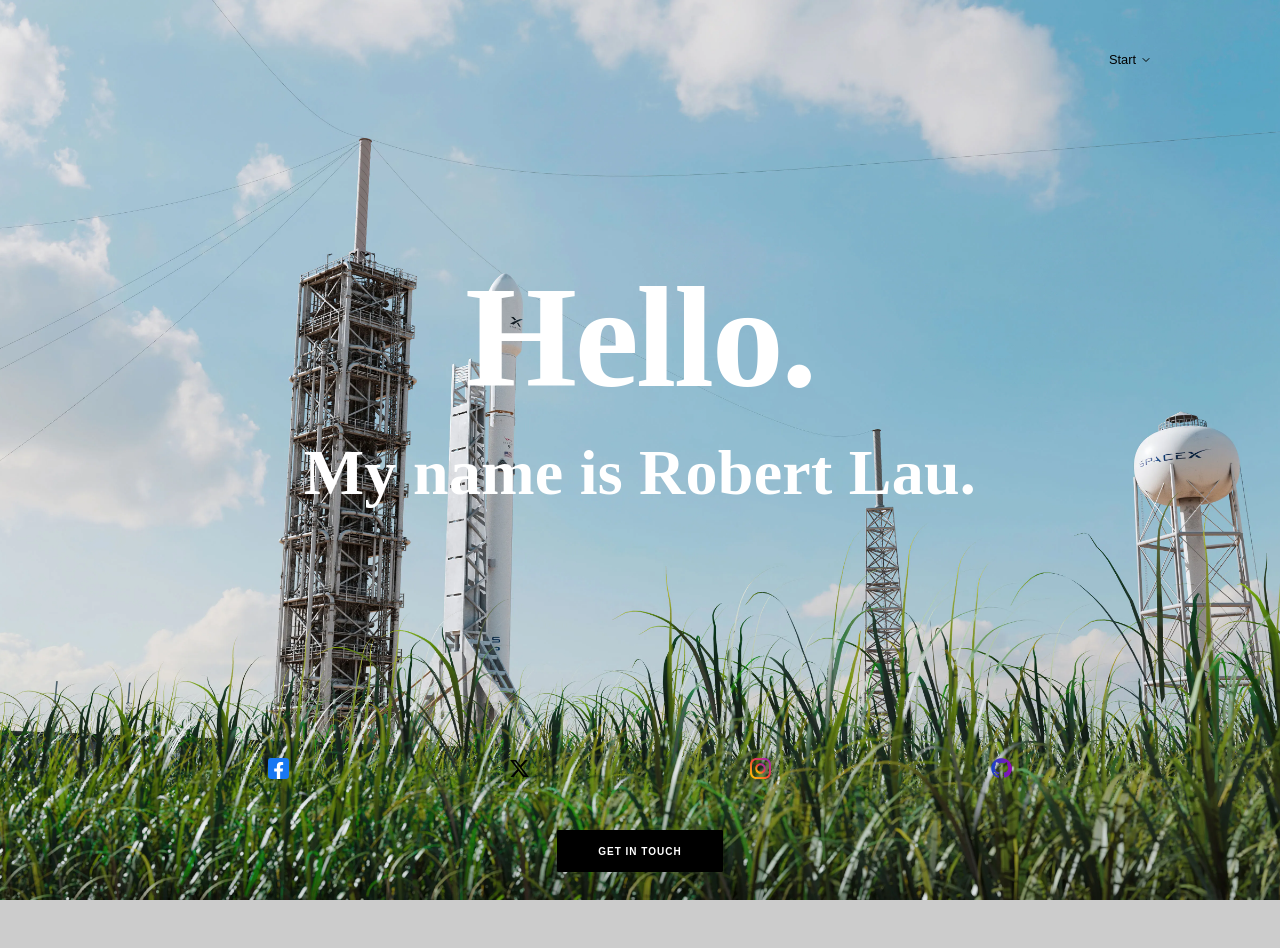
<file: index.html>
<!DOCTYPE html>
<!-- saved from url=(0016)https://apex.sh/ -->

<html lang="en">

<head>
  <!-- https://www.favicon-generator.org/ -->
  <link rel="icon" type="image/x-icon" href="./asset/Home/my_logo.png">

  <meta http-equiv="Content-Type" content="text/html; charset=UTF-8">
  <title>Robert Lau</title>
  <meta name="description"
    content="Beautiful software solutions for application development, deployment, monitoring, logging, and operations.">
  <meta name="keywords" content="software,website,uptime,monitoring,logging,log">

  <meta property="og:title" content="Robert Lau">
  <meta property="og:url" content="https://example.com/">
  <meta property="og:description"
    content="Beautiful software solutions for monitoring, deploying, and operating websites, applications and APIs.">
  <meta property="og:image:type" content="image/png">
  <meta property="og:image:width" content="1998">
  <meta property="og:image:height" content="1894">
  <meta property="og:image" content="https://example.com/image.png">

  <meta name="twitter:card" content="summary_large_image">
  <meta name="twitter:site" content="@yourtwitterhandle">
  <meta name="twitter:title" content="Robert Lau">
  <meta name="twitter:description"
    content="Beautiful software solutions for monitoring, deploying, and operating websites, applications and APIs.">
  <meta name="twitter:image" content="https://example.com/image.png">

  <link href="https://example.com/" rel="canonical">
  <link rel="preconnect" href="https://example.com/">

  <meta name="viewport" content="width=device-width, initial-scale=1.0, maximum-scale=1.0, user-scalable=no">

  <link rel="stylesheet" type="text/css" href="Home/index.css">

  <link rel="prefetch">

  <style>
    body {
      background: url("./asset/Home/background.webp") no-repeat center center;
      /*加载背景图*/
      /* 背景图不平铺 */
      background-size: cover;
      /* 让背景图基于容器大小伸缩 */
      background-attachment: fixed;
      /* 当内容高度大于图片高度时，背景图像的位置相对于viewport固定 */
      background-color: #CCCCCC;
      /* 设置背景颜色，背景图加载过程中会显示背景色 */

    }

    h1 {
      font-family: 'Rubik';
      font-style: normal;
      font-size: 9em;
      font-weight: 570;
      margin-bottom: 0;
      text-align: center;
      color: rgb(255, 255, 255);
    }

    p {
      font-family: 'Rubik';
      font-style: normal;
      font-size: 4em;
      font-weight: 570;
      line-height: 1.4;
      max-width: 28em;

      text-align: center;
      color: rgb(255, 255, 255);

    }
  </style>
</head>

<body>
  <header>
    <!-- <div class="Logo" style="transform: scale(0.8); margin-left: -6px">
        <svg xmlns="http://www.w3.org/2000/svg" width="64" height="11">
          <path
            d="M 0.205 10.853 L 5.156 0.018 L 6.607 0.018 L 11.51 10.853 L 9.743 10.853 L 7.667 6.154 L 5.833 1.778 L 3.689 6.859 L 3.717 6.859 L 3.128 8.19 L 3.124 8.19 L 2.977 8.531 L 1.952 10.853 Z M 20.395 0.018 L 23.878 0.018 C 24.491 0.018 25.05 0.076 25.555 0.194 C 26.061 0.311 26.491 0.492 26.845 0.737 C 27.2 0.982 27.474 1.293 27.668 1.67 C 27.861 2.048 27.958 2.492 27.958 3.033 C 27.958 3.573 27.853 4.038 27.644 4.425 C 27.434 4.813 27.144 5.129 26.773 5.374 C 26.402 5.619 25.961 5.8 25.451 5.917 C 24.94 6.035 24.389 6.093 23.798 6.093 L 21.992 6.093 L 21.992 10.853 L 20.395 10.853 Z M 21.992 4.808 L 23.685 4.808 C 24.072 4.808 24.429 4.775 24.757 4.708 C 25.085 4.642 25.367 4.54 25.604 4.402 C 25.84 4.265 26.023 4.083 26.152 3.859 C 26.281 3.635 26.346 3.359 26.346 3.033 C 26.346 2.706 26.278 2.433 26.144 2.214 C 26.01 1.994 25.827 1.816 25.596 1.678 C 25.365 1.54 25.088 1.443 24.765 1.387 C 24.443 1.331 24.093 1.303 23.717 1.303 L 21.992 1.303 Z M 39.004 9.506 L 44.971 9.506 L 44.971 10.853 L 37.408 10.853 L 37.408 0.018 L 44.729 0.018 L 44.729 1.349 L 39.004 1.349 L 39.004 4.594 L 44.391 4.594 L 44.391 5.894 L 39.004 5.894 Z M 58.517 4.058 L 61.226 0.018 L 63.097 0.018 L 59.452 5.145 L 63.597 10.853 L 61.581 10.853 L 58.452 6.292 L 55.388 10.853 L 53.421 10.853 L 57.501 5.114 L 53.824 0.018 L 55.775 0.018 Z"
            fill="rgba(0,0,0,1)"></path>
        </svg>
      </div> -->

    <div>
    </div>

    <div class="Menu" onclick>Start
      <svg xmlns="http://www.w3.org/2000/svg" width="24" height="24" viewBox="0 0 24 24" fill="none"
        stroke="currentColor" stroke-width="2" stroke-linecap="round" stroke-linejoin="round" class="icon">
        <polyline points="6 9 12 15 18 9"></polyline>
      </svg>
      <div class="content">
        <div class="container">
          <div>
          </div>
          <div class="products">
            <ul>
              <li><a href="index.html"><span class="name">Home</span></a></li>
              <li><a href="Document/index.html"><span class="name">Document</span></a></li>
              <li><a href="Blog/index.html"><span class="name">Blog</span></a></li>
              <li><a href="About me/index.html"><span class="name">About me</span></a></li>
            </ul>
          </div>
        </div>
      </div>
    </div>
  </header>

  <div class="container-2 mb-30">

    <div class="Section top fadenum" align="center">
      <h1>Hello.</h1>
      <p>My name is Robert Lau.</p>
      <!-- <h2 class="mt-4" style="color:rgb(255, 255, 255);"></h2>
        <p class="mt-6" style="color:rgb(255, 255, 255);">This is my blog.</p>
        Our goal is to provide simple, beautiful, and effective software solutions your team will enjoy using. From performance and uptime monitoring to large scale log management, we have a variety of solutions to help make your products the best they can be.
        <div class="Image mt-20 expand desktop shadow">
          <img alt="Uptime monitoring dashboard" src="./asset/Home/background.png">
        </div> -->
    </div>

    <!-- <div class="Section">
        <div class="subtitle">Ping</div>
        <h3 class="mt-4">Powerful uptime monitoring for websites, applications and APIs.</h3>
        <p class="mt-6">Uptime and performance monitoring with detailed reporting, flexible alerting, public status pages,
          and more. Help keep your customers happy, reduce support, and improve SEO with a performant and highly available
          website, application, or API.</p>
        <p class="mt-6"></p><a href="https://apex.sh/ping/" class="Link large">View the product</a><p></p>

        <div class="Image mt-20 expand desktop shadow">
          <img alt="Uptime monitoring dashboard" src="./asset/Home/listing.png">
        </div>
      </div>

      <div class="Section">
        <div class="subtitle">Logs</div>
        <h3 class="mt-4">Structured logging at any scale.</h3>
        <p class="mt-6">Apex Logs provides your team with powerful structured and plain-text log management, featuring a rich query language, flexible alerting integrations, unlimited log retention, and pricing unmatched in the industry.</p>
        <p class="mt-6"></p><a href="https://apex.sh/logs/" class="Link large">View the product</a><p></p>

        <div class="Image mt-20 expand desktop">
          <img alt="Structured log management dashboard" src="./asset/Home/themes-3.png">
        </div>
      </div>

      <div class="Section">
        <div class="subtitle">Up</div>
        <h3 class="mt-4">Serverless applications in seconds, in your own AWS account.</h3>
        <p class="mt-6">Deploy infinitely scalable serverless applications, APIs, and sites in seconds with a single
          command. Bring a Heroku-style user experience to your own AWS account, save time, money, and get back to work
          on what makes your product unique.</p>
          <p class="mt-6"></p><a href="https://apex.sh/up/" class="Link large">View the product</a><p></p>

        <div class="Image mt-20 expand desktop shadow terminal">
          <img alt="Serverless application upload to AWS" src="./asset/Home/upload-2.png">
        </div>
      </div> -->

    <div class="Section">
      <!-- <div class="subtitle">Customers</div>
        <h3 class="mt-4">Take a look at just a few of our thousands of happy customers.</h3>
        <p class="mt-6">We help thousands of companies from all over the globe create the best products they can — from enterprise corporations, venture-backed startups, to bootstrapped companies, we love creating products you'll enjoy.</p> -->

      <div class="Customers mt-4">
        <a href="https://www.facebook.com/chenyu.liu.357" target="_blank">
          <div class="customer" align="center">
            <img importance="low" src="./asset/Home/facebook.svg" alt="facebook logo">
          </div>
        </a>

        <a href="https://twitter.com/CYLcy666" target="_blank">
          <div class="customer" align="center">
            <img importance="low" src="./asset/Home/twitter.svg" alt="twitter logo">
          </div>
        </a>

        <a href="https://www.instagram.com/_robert_lau_/" target="_blank">
          <div class="customer" align="center">
            <img importance="low" src="./asset/Home/instagram.svg" alt="instgram logo">
          </div>
        </a>

        <a href="https://github.com/RobertLau666" target="_blank">
          <div class="customer" align="center">
            <img importance="low" src="./asset/Home/github.svg" alt="github logo">
          </div>
        </a>
      </div>
    </div>

    <div class="Section button flex flex-center">
      <a href="mailto:1245725448@qq.com" class="Button dark">Get In Touch</a>
    </div>

    <!-- <footer>
        <a href="mailto:hello@apex.sh">Contact</a>
        <a href="http://status.apex.sh/">Status</a>
        <a href="https://chat.apex.sh/">Slack</a>
        <a href="https://twitter.com/tjholowaychuk">Twitter</a>
        <a href="https://apex.sh/terms/">Terms</a>
        <a href="https://apex.sh/privacy/">Privacy</a>
      </footer> -->

  </div>
  <script importance="low" src="Home/index.js"></script>
</body>

</html>
</file>
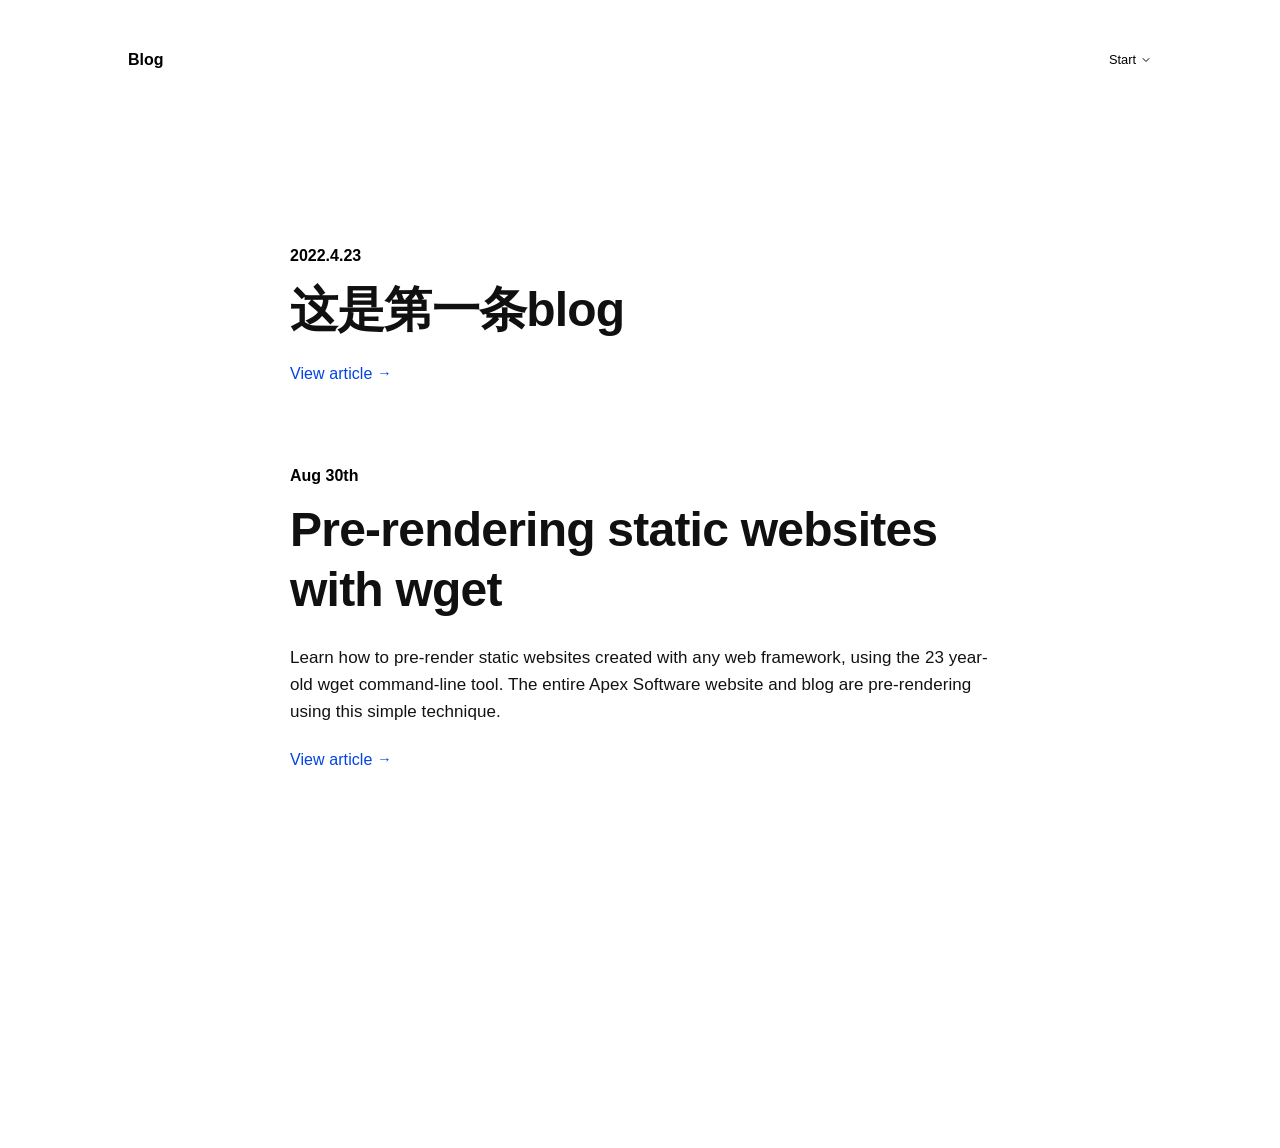
<file: Blog/index.html>
<!DOCTYPE html>
<!-- saved from url=(0021)https://apex.sh/blog/ -->
<html>
  <head>
    <meta http-equiv="Content-Type" content="text/html; charset=UTF-8">
    <title>Blog</title>
    <!-- Blog —&nbsp;Apex Software -->
    <meta name="description"
      content="Apex Software blog, providing articles for monitoring, operations, serverless, frontend and backend technologies.">
    <meta name="keywords"
      content="apex,software,blog,serverless,apis,application,js,golang,react,elm">
    <meta name="alternate" href="/blog/feed.rss">

    <meta property="og:title" content="Apex Software">
    <meta property="og:url" content="https://apex.sh/blog/">
    <meta property="og:description"
      content="Beautiful software solutions for monitoring, deploying, and operating websites, applications and APIs.">
    <meta property="og:image:type" content="image/png">
    <meta property="og:image:width" content="1998">
    <meta property="og:image:height" content="1894">
    <meta property="og:image"
      content="https://apex-software.imgix.net/apex/marketing/cards/dark-type.png?auto=format">

    <meta name="twitter:card" content="summary_large_image">
    <meta name="twitter:site" content="@tjholowaychuk">
    <meta name="twitter:title" content="Apex Software">
    <meta name="twitter:description"
      content="Beautiful software solutions for monitoring, deploying, and operating websites, applications and APIs.">
    <meta name="twitter:image"
      content="https://apex-software.imgix.net/apex/marketing/cards/dark-type.png?auto=format&amp;w=800&amp;dpr=2">

    <link href="https://apex.sh/blog/" rel="canonical">
    <link rel="preconnect" href="https://apex-software.imgix.net/">

    <link rel="apple-touch-icon-precomposed" importance="low" sizes="57x57"
      href="https://apex-software.imgix.net/apex/site/favicons/light/196.png?w=57">
    <link rel="apple-touch-icon-precomposed" importance="low" sizes="114x114"
      href="https://apex-software.imgix.net/apex/site/favicons/light/196.png?w=114">
    <link rel="apple-touch-icon-precomposed" importance="low" sizes="72x72"
      href="https://apex-software.imgix.net/apex/site/favicons/light/196.png?w=72">
    <link rel="apple-touch-icon-precomposed" importance="low" sizes="144x144"
      href="https://apex-software.imgix.net/apex/site/favicons/light/196.png?w=144">
    <link rel="apple-touch-icon-precomposed" importance="low" sizes="60x60"
      href="https://apex-software.imgix.net/apex/site/favicons/light/196.png?w=60">
    <link rel="apple-touch-icon-precomposed" importance="low" sizes="120x120"
      href="https://apex-software.imgix.net/apex/site/favicons/light/196.png?w=120">
    <link rel="apple-touch-icon-precomposed" importance="low" sizes="76x76"
      href="https://apex-software.imgix.net/apex/site/favicons/light/196.png?w=76">
    <link rel="apple-touch-icon-precomposed" importance="low" sizes="152x152"
      href="https://apex-software.imgix.net/apex/site/favicons/light/196.png?w=152">
    <link rel="icon" type="image/png"
      href="https://apex-software.imgix.net/apex/site/favicons/light/196.png?w=196"
      importance="low" sizes="196x196">
    <link rel="icon" type="image/png"
      href="https://apex-software.imgix.net/apex/site/favicons/light/196.png?w=96"
      importance="low" sizes="96x96">
    <link rel="icon" type="image/png"
      href="https://apex-software.imgix.net/apex/site/favicons/light/32.png"
      importance="low" sizes="32x32">
    <link rel="icon" type="image/png"
      href="https://apex-software.imgix.net/apex/site/favicons/light/16.png"
      importance="low" sizes="16x16">
    <link rel="icon" type="image/png"
      href="https://apex-software.imgix.net/apex/site/favicons/light/196.png?w=128"
      importance="low" sizes="128x128">

    <meta name="viewport"
      content="width=device-width, initial-scale=1.0, maximum-scale=1.0, user-scalable=no">

    <link rel="stylesheet" type="text/css" href="index.css">

    <link rel="prefetch"></head>

  <body>
    <header>
      <div class="Logo">Blog</div>

      <div class="Menu" onclick>Start
        <svg xmlns="http://www.w3.org/2000/svg" width="24" height="24"
          viewBox="0 0 24 24" fill="none" stroke="currentColor" stroke-width="2"
          stroke-linecap="round" stroke-linejoin="round" class="icon">
          <polyline points="6 9 12 15 18 9"></polyline>
        </svg>
        <div class="content">
          <div class="container">
            <div>
            </div>
            <div class="products">
              <ul>
                <li><a href="../index.html"><span class="name">Home</span></a></li>
                <li><a href="../Document/index.html"><span class="name">Document</span></a></li>
                <li><a href="index.html"><span class="name">Blog</span></a></li>
                <li><a href="../About me/index.html"><span class="name">About me</span></a></li>
              </ul>
            </div>
          </div>
        </div>
      </div>

    </header>

    <div class="container-1 mb-30">
      <div class="content">

        <!-- <div class="Subscribe" onclick="">
    <svg version="1.1" id="Layer_1" width="14px" height="14px" xmlns="http://www.w3.org/2000/svg" xmlns:xlink="http://www.w3.org/1999/xlink" x="0px" y="0px" viewBox="0 0 405.338 405.338" style="enable-background:new 0 0 405.338 405.338;" xml:space="preserve">
    <g>
    <path style="fill:currentColor;" d="M405.336,405.333h-86.848c0-175.612-142.874-318.477-318.485-318.477V0
    C223.512,0,405.336,181.828,405.336,405.333z"></path>
    <path style="fill:currentColor;" d="M256.053,405.333h-86.861c0-93.295-75.891-169.19-169.19-169.19v-86.852
    C141.195,149.291,256.053,264.141,256.053,405.333z"></path>
    <circle style="fill:currentColor;" cx="48.86" cy="356.48" r="48.858"></circle>
    </g><g></g><g></g><g></g><g></g><g></g><g></g><g></g><g></g><g></g><g></g><g></g><g></g><g></g><g></g><g></g>
    </svg>
    Subscribe
    <div class="content">
      <a href="https://apex.sh/blog/#" id="subscribe-email">
        <svg xmlns="http://www.w3.org/2000/svg" width="14" height="14" viewBox="0 0 24 24" fill="none" stroke="currentColor" stroke-width="2" stroke-linecap="round" stroke-linejoin="round" class="feather feather-mail"><path d="M4 4h16c1.1 0 2 .9 2 2v12c0 1.1-.9 2-2 2H4c-1.1 0-2-.9-2-2V6c0-1.1.9-2 2-2z"></path><polyline points="22,6 12,13 2,6"></polyline></svg>
        Subscribe with email
      </a>
      <a href="https://apex.sh/blog/feed.rss" target="_blank">
        <svg xmlns="http://www.w3.org/2000/svg" width="14" height="14" viewBox="0 0 24 24" fill="none" stroke="currentColor" stroke-width="2" stroke-linecap="round" stroke-linejoin="round" class="feather feather-rss"><path d="M4 11a9 9 0 0 1 9 9"></path><path d="M4 4a16 16 0 0 1 16 16"></path><circle cx="5" cy="19" r="1"></circle></svg>
        Subscribe with RSS
      </a>

      <div class="email">
        <form action="https://news.apex.sh/subscribe">
          <input name="newsletter" type="hidden" value="blog">
          <input name="email" class="Input" type="text" placeholder="Your email address">
          <button class="Button dark ml-2">Join</button>
        </form>
      </div>
    </div>
  </div> -->

        <div class="mt-20"></div>

        <article class="mb-20">
          <div class="text-2 weight-6">2022.4.23</div>
          <h2 class="title-3 mt-4">这是第一条blog</h2>
          <!-- <p class="small mt-6">用来测试的</p> -->
          <p class="mt-4"><a class="Link small" href="2022.4.23.html">View
              article</a></p>
        </article>

        <article class="mb-20">
          <div class="text-2 weight-6">Aug 30th</div>
          <h2 class="title-3 mt-4">Pre-rendering static websites with wget</h2>
          <p class="small mt-6">Learn how to pre-render static websites created
            with any web framework, using the 23 year-old wget command-line
            tool. The entire Apex Software website and blog are pre-rendering
            using this simple technique.</p>
          <p class="mt-4"><a class="Link small"
              href="https://apex.sh/blog/post/pre-render-wget/">View
              article</a></p>
        </article>

      </div>

      <footer>
        <!-- <a href="mailto:hello@apex.sh">Contact</a>
  <a href="http://status.apex.sh/">Status</a>
  <a href="https://chat.apex.sh/">Slack</a>
  <a href="https://twitter.com/tjholowaychuk">Twitter</a>
  <a href="https://apex.sh/terms/">Terms</a>
  <a href="https://apex.sh/privacy/">Privacy</a> -->
      </footer>

    </div>

    <script importance="low" src="index.js"></script>

  </body>

</html>
</file>
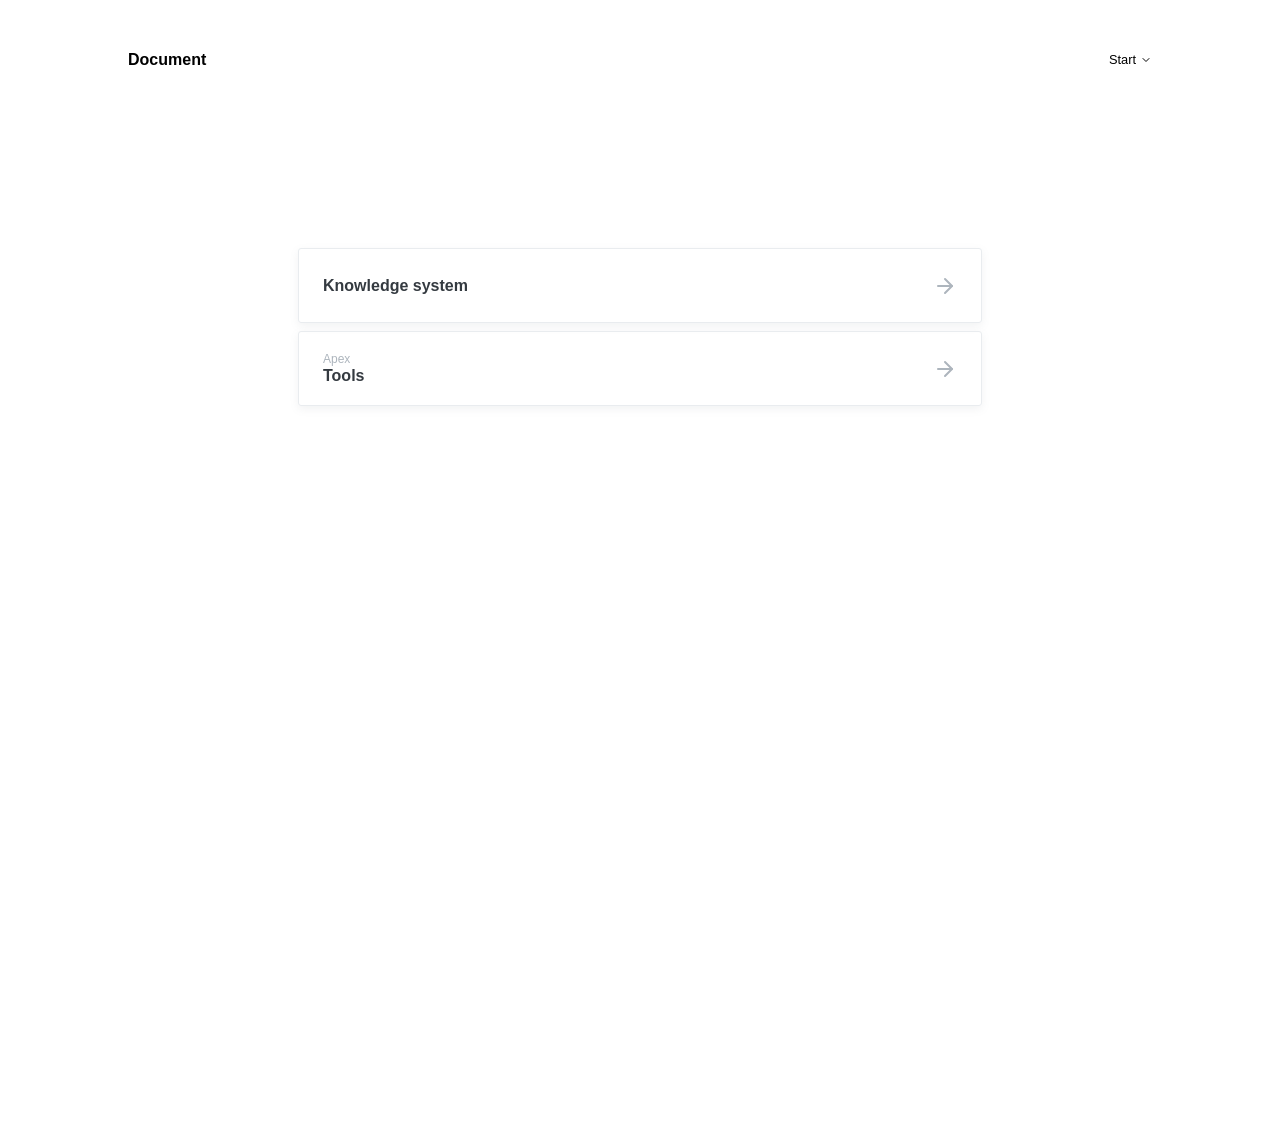
<file: Document/index.html>
<!DOCTYPE html>
<!-- saved from url=(0021)https://apex.sh/docs/ -->
<html>

<head>
  <meta http-equiv="Content-Type" content="text/html; charset=UTF-8">
  <title>Document</title>
  <meta name="description" content="Documentation for Apex Software products.">
  <meta name="keywords" content="apex,software,docs,documentation">

  <meta property="og:title" content="Apex Software">
  <meta property="og:url" content="https://apex.sh/docs/">
  <meta property="og:description"
    content="Beautiful software solutions for monitoring, deploying, and operating websites, applications and APIs.">
  <meta property="og:image:type" content="image/png">
  <meta property="og:image:width" content="1998">
  <meta property="og:image:height" content="1894">
  <meta property="og:image" content="https://apex-software.imgix.net/apex/marketing/cards/dark-type.png?auto=format">

  <meta name="twitter:card" content="summary_large_image">
  <meta name="twitter:site" content="@tjholowaychuk">
  <meta name="twitter:title" content="Apex Software">
  <meta name="twitter:description"
    content="Beautiful software solutions for monitoring, deploying, and operating websites, applications and APIs.">
  <meta name="twitter:image"
    content="https://apex-software.imgix.net/apex/marketing/cards/dark-type.png?auto=format&amp;w=800&amp;dpr=2">

  <link href="https://apex.sh/docs/" rel="canonical">
  <link rel="preconnect" href="https://apex-software.imgix.net/">

  <link rel="apple-touch-icon-precomposed" importance="low" sizes="57x57"
    href="https://apex-software.imgix.net/apex/site/favicons/light/196.png?w=57">
  <link rel="apple-touch-icon-precomposed" importance="low" sizes="114x114"
    href="https://apex-software.imgix.net/apex/site/favicons/light/196.png?w=114">
  <link rel="apple-touch-icon-precomposed" importance="low" sizes="72x72"
    href="https://apex-software.imgix.net/apex/site/favicons/light/196.png?w=72">
  <link rel="apple-touch-icon-precomposed" importance="low" sizes="144x144"
    href="https://apex-software.imgix.net/apex/site/favicons/light/196.png?w=144">
  <link rel="apple-touch-icon-precomposed" importance="low" sizes="60x60"
    href="https://apex-software.imgix.net/apex/site/favicons/light/196.png?w=60">
  <link rel="apple-touch-icon-precomposed" importance="low" sizes="120x120"
    href="https://apex-software.imgix.net/apex/site/favicons/light/196.png?w=120">
  <link rel="apple-touch-icon-precomposed" importance="low" sizes="76x76"
    href="https://apex-software.imgix.net/apex/site/favicons/light/196.png?w=76">
  <link rel="apple-touch-icon-precomposed" importance="low" sizes="152x152"
    href="https://apex-software.imgix.net/apex/site/favicons/light/196.png?w=152">
  <link rel="icon" type="image/png" href="https://apex-software.imgix.net/apex/site/favicons/light/196.png?w=196"
    importance="low" sizes="196x196">
  <link rel="icon" type="image/png" href="https://apex-software.imgix.net/apex/site/favicons/light/196.png?w=96"
    importance="low" sizes="96x96">
  <link rel="icon" type="image/png" href="https://apex-software.imgix.net/apex/site/favicons/light/32.png"
    importance="low" sizes="32x32">
  <link rel="icon" type="image/png" href="https://apex-software.imgix.net/apex/site/favicons/light/16.png"
    importance="low" sizes="16x16">
  <link rel="icon" type="image/png" href="https://apex-software.imgix.net/apex/site/favicons/light/196.png?w=128"
    importance="low" sizes="128x128">

  <meta name="viewport" content="width=device-width, initial-scale=1.0, maximum-scale=1.0, user-scalable=no">

  <link rel="stylesheet" type="text/css" href="index.css">

  <link rel="prefetch">
</head>

<body>
  <header>
    <div class="Logo">Document</div>

    <div class="Menu" onclick>Start
      <svg xmlns="http://www.w3.org/2000/svg" width="24" height="24" viewBox="0 0 24 24" fill="none"
        stroke="currentColor" stroke-width="2" stroke-linecap="round" stroke-linejoin="round" class="icon">
        <polyline points="6 9 12 15 18 9"></polyline>
      </svg>
      <div class="content">
        <div class="container">
          <div>
          </div>
          <div class="products">
            <ul>
              <li><a href="../index.html"><span class="name">Home</span></a></li>
              <li><a href="index.html"><span class="name">Document</span></a></li>
              <li><a href="../Blog/index.html"><span class="name">Blog</span></a></li>
              <li><a href="../About me/index.html"><span class="name">About me</span></a></li>
            </ul>
          </div>
        </div>
      </div>
    </div>

  </header>

  <div class="container-1 mb-30">
    <div>
      <a class="PageLink next" href="Knowledge system.html">
        <svg xmlns="http://www.w3.org/2000/svg" width="24" height="24" viewBox="0 0 24 24" fill="none"
          stroke="currentColor" stroke-width="2" stroke-linecap="round" stroke-linejoin="round" class="icon">
          <line x1="5" y1="12" x2="19" y2="12"></line>
          <polyline points="12 5 19 12 12 19"></polyline>
        </svg>
        <div class="info">
          <div class="direction"></div>
          <div class="name">Knowledge system</div>
        </div>
      </a>

      <a class="PageLink next" href="Tools.html">
        <svg xmlns="http://www.w3.org/2000/svg" width="24" height="24" viewBox="0 0 24 24" fill="none"
          stroke="currentColor" stroke-width="2" stroke-linecap="round" stroke-linejoin="round" class="icon">
          <line x1="5" y1="12" x2="19" y2="12"></line>
          <polyline points="12 5 19 12 12 19"></polyline>
        </svg>
        <div class="info">
          <div class="direction">Apex</div>
          <div class="name">Tools</div>
        </div>
      </a>

      <!-- <a class="PageLink next" href="https://apex.sh/docs/ping/">
        <svg xmlns="http://www.w3.org/2000/svg" width="24" height="24" viewBox="0 0 24 24" fill="none"
          stroke="currentColor" stroke-width="2" stroke-linecap="round" stroke-linejoin="round" class="icon">
          <line x1="5" y1="12" x2="19" y2="12"></line>
          <polyline points="12 5 19 12 12 19"></polyline>
        </svg>
        <div class="info">
          <div class="direction">Apex</div>
          <div class="name">Ping</div>
        </div>
      </a>

      <a class="PageLink next" href="https://apex.sh/docs/logs/">
        <svg xmlns="http://www.w3.org/2000/svg" width="24" height="24" viewBox="0 0 24 24" fill="none"
          stroke="currentColor" stroke-width="2" stroke-linecap="round" stroke-linejoin="round" class="icon">
          <line x1="5" y1="12" x2="19" y2="12"></line>
          <polyline points="12 5 19 12 12 19"></polyline>
        </svg>
        <div class="info">
          <div class="direction">Apex</div>
          <div class="name">Logs</div>
        </div>
      </a>

      <a class="PageLink next" href="https://apex.sh/docs/up/">
        <svg xmlns="http://www.w3.org/2000/svg" width="24" height="24" viewBox="0 0 24 24" fill="none"
          stroke="currentColor" stroke-width="2" stroke-linecap="round" stroke-linejoin="round" class="icon">
          <line x1="5" y1="12" x2="19" y2="12"></line>
          <polyline points="12 5 19 12 12 19"></polyline>
        </svg>
        <div class="info">
          <div class="direction">Apex</div>
          <div class="name">Up</div>
        </div>
      </a> -->
    </div>

    <footer>
      <!-- <a href="mailto:hello@apex.sh">Contact</a>
  <a href="http://status.apex.sh/">Status</a>
  <a href="https://chat.apex.sh/">Slack</a>
  <a href="https://twitter.com/tjholowaychuk">Twitter</a>
  <a href="https://apex.sh/terms/">Terms</a>
  <a href="https://apex.sh/privacy/">Privacy</a> -->
    </footer>

  </div>

  <script importance="low" src="index.js"></script>

</body>

</html>
</file>
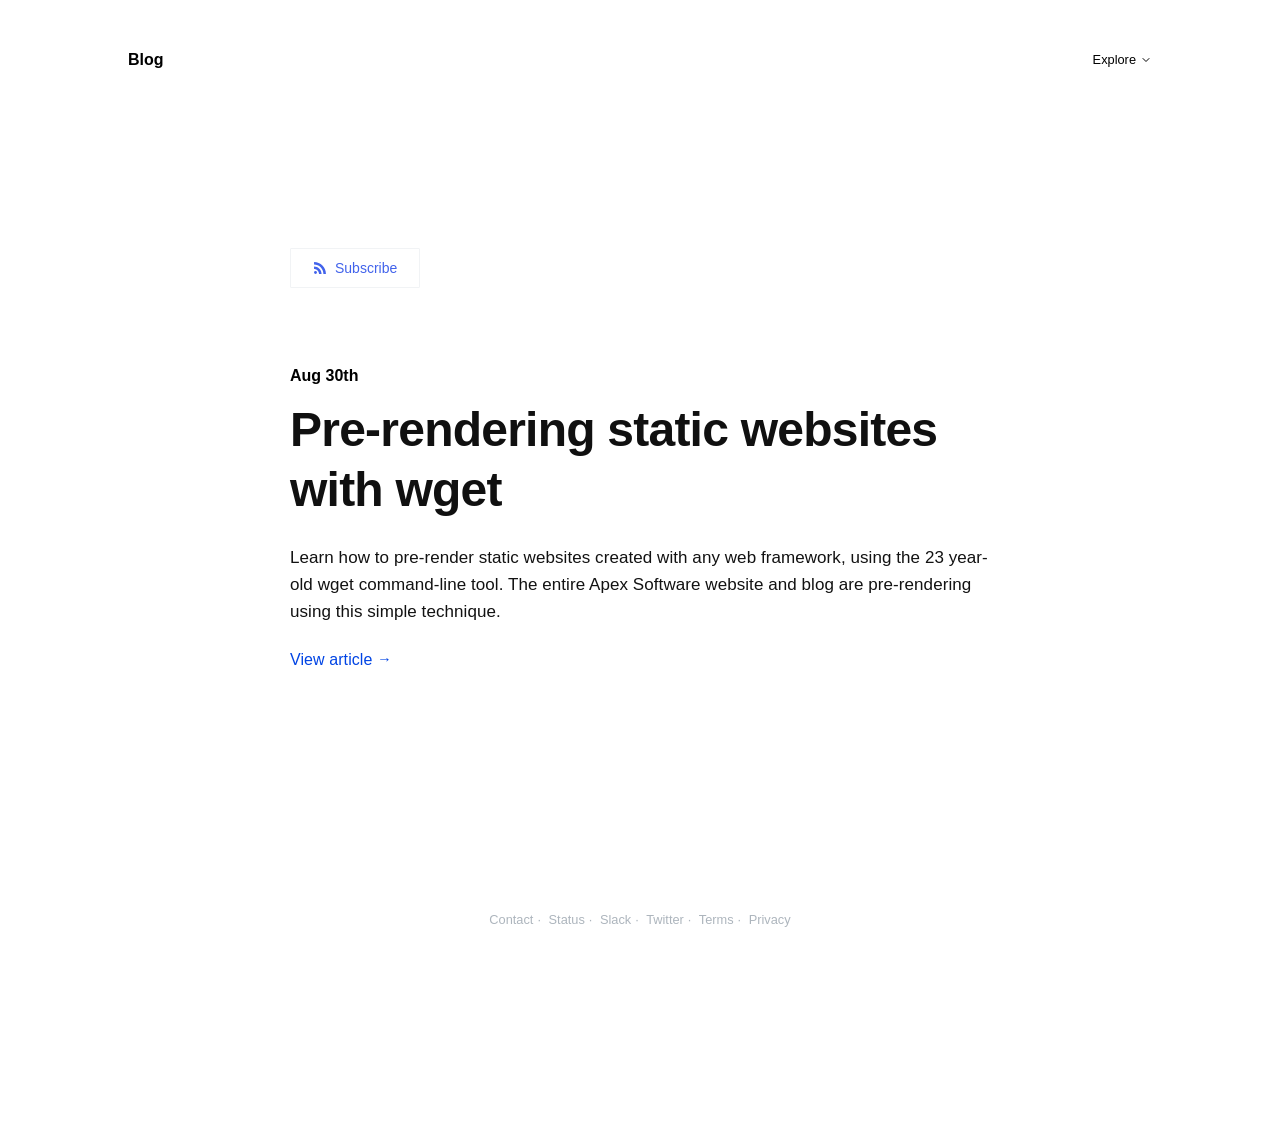
<file: Blog — Apex Software.html>
<!DOCTYPE html>
<!-- saved from url=(0021)https://apex.sh/blog/ -->
<html><head><meta http-equiv="Content-Type" content="text/html; charset=UTF-8">
  <title>Blog —&nbsp;Apex Software</title>
  <meta name="description" content="Apex Software blog, providing articles for monitoring, operations, serverless, frontend and backend technologies.">
  <meta name="keywords" content="apex,software,blog,serverless,apis,application,js,golang,react,elm">
  <meta name="alternate" href="/blog/feed.rss">
  
  
  
  <meta property="og:title" content="Apex Software">
  <meta property="og:url" content="https://apex.sh/blog/">
  <meta property="og:description" content="Beautiful software solutions for monitoring, deploying, and operating websites, applications and APIs.">
  <meta property="og:image:type" content="image/png">
  <meta property="og:image:width" content="1998">
  <meta property="og:image:height" content="1894">
  <meta property="og:image" content="https://apex-software.imgix.net/apex/marketing/cards/dark-type.png?auto=format">

  
  <meta name="twitter:card" content="summary_large_image">
  <meta name="twitter:site" content="@tjholowaychuk">
  <meta name="twitter:title" content="Apex Software">
  <meta name="twitter:description" content="Beautiful software solutions for monitoring, deploying, and operating websites, applications and APIs.">
  <meta name="twitter:image" content="https://apex-software.imgix.net/apex/marketing/cards/dark-type.png?auto=format&amp;w=800&amp;dpr=2">

  
  
  
  <link href="https://apex.sh/blog/" rel="canonical">
  <link rel="preconnect" href="https://apex-software.imgix.net/">

  
  <link rel="apple-touch-icon-precomposed" importance="low" sizes="57x57" href="https://apex-software.imgix.net/apex/site/favicons/light/196.png?w=57">
  <link rel="apple-touch-icon-precomposed" importance="low" sizes="114x114" href="https://apex-software.imgix.net/apex/site/favicons/light/196.png?w=114">
  <link rel="apple-touch-icon-precomposed" importance="low" sizes="72x72" href="https://apex-software.imgix.net/apex/site/favicons/light/196.png?w=72">
  <link rel="apple-touch-icon-precomposed" importance="low" sizes="144x144" href="https://apex-software.imgix.net/apex/site/favicons/light/196.png?w=144">
  <link rel="apple-touch-icon-precomposed" importance="low" sizes="60x60" href="https://apex-software.imgix.net/apex/site/favicons/light/196.png?w=60">
  <link rel="apple-touch-icon-precomposed" importance="low" sizes="120x120" href="https://apex-software.imgix.net/apex/site/favicons/light/196.png?w=120">
  <link rel="apple-touch-icon-precomposed" importance="low" sizes="76x76" href="https://apex-software.imgix.net/apex/site/favicons/light/196.png?w=76">
  <link rel="apple-touch-icon-precomposed" importance="low" sizes="152x152" href="https://apex-software.imgix.net/apex/site/favicons/light/196.png?w=152">
  <link rel="icon" type="image/png" href="https://apex-software.imgix.net/apex/site/favicons/light/196.png?w=196" importance="low" sizes="196x196">
  <link rel="icon" type="image/png" href="https://apex-software.imgix.net/apex/site/favicons/light/196.png?w=96" importance="low" sizes="96x96">
  <link rel="icon" type="image/png" href="https://apex-software.imgix.net/apex/site/favicons/light/32.png" importance="low" sizes="32x32">
  <link rel="icon" type="image/png" href="https://apex-software.imgix.net/apex/site/favicons/light/16.png" importance="low" sizes="16x16">
  <link rel="icon" type="image/png" href="https://apex-software.imgix.net/apex/site/favicons/light/196.png?w=128" importance="low" sizes="128x128">

  
  <meta name="viewport" content="width=device-width, initial-scale=1.0, maximum-scale=1.0, user-scalable=no">

  
  <link rel="stylesheet" type="text/css" href="./Blog — Apex Software_files/index.css">

<link rel="prefetch"></head>

<body>
  <header>
    <div class="Logo">Blog</div>
    
<div class="Menu" onclick="">Explore
    <svg xmlns="http://www.w3.org/2000/svg" width="24" height="24" viewBox="0 0 24 24" fill="none" stroke="currentColor" stroke-width="2" stroke-linecap="round" stroke-linejoin="round" class="icon">
      <polyline points="6 9 12 15 18 9"></polyline>
    </svg>
    <div class="content">
      <div class="container">
        <div class="products">
          <ul>
            <li><a href="https://apex.sh/ping/"><span class="name">Ping</span><span class="description">Uptime and performance
                  monitoring.</span></a></li>
            <li><a href="https://apex.sh/logs/"><span class="name">Logs</span><span class="description">Structured log management at scale.</span></a></li>
            <li><a href="https://apex.sh/up/"><span class="name">Up</span><span class="description">Serverless applications and
                  APIs.</span></a></li>
          </ul>
        </div>
        <div class="links">
          <ul>
            <li><a href="https://apex.sh/">Home</a></li>
            
              <li><a href="https://apex.sh/docs/">Documentation</a></li>
            
            <li><a href="mailto:hello@apex.sh">Support</a></li>
            <li><a href="https://apex.sh/blog/">Blog</a></li>
          </ul>
        </div>
      </div>
    </div>
  </div>

  </header>

  <div class="container-1 mb-30">
    <div class="content">
      
  <div class="Subscribe" onclick="">
    <svg version="1.1" id="Layer_1" width="14px" height="14px" xmlns="http://www.w3.org/2000/svg" xmlns:xlink="http://www.w3.org/1999/xlink" x="0px" y="0px" viewBox="0 0 405.338 405.338" style="enable-background:new 0 0 405.338 405.338;" xml:space="preserve">
    <g>
    <path style="fill:currentColor;" d="M405.336,405.333h-86.848c0-175.612-142.874-318.477-318.485-318.477V0
    C223.512,0,405.336,181.828,405.336,405.333z"></path>
    <path style="fill:currentColor;" d="M256.053,405.333h-86.861c0-93.295-75.891-169.19-169.19-169.19v-86.852
    C141.195,149.291,256.053,264.141,256.053,405.333z"></path>
    <circle style="fill:currentColor;" cx="48.86" cy="356.48" r="48.858"></circle>
    </g><g></g><g></g><g></g><g></g><g></g><g></g><g></g><g></g><g></g><g></g><g></g><g></g><g></g><g></g><g></g>
    </svg>
    Subscribe
    <div class="content">
      <a href="https://apex.sh/blog/#" id="subscribe-email">
        <svg xmlns="http://www.w3.org/2000/svg" width="14" height="14" viewBox="0 0 24 24" fill="none" stroke="currentColor" stroke-width="2" stroke-linecap="round" stroke-linejoin="round" class="feather feather-mail"><path d="M4 4h16c1.1 0 2 .9 2 2v12c0 1.1-.9 2-2 2H4c-1.1 0-2-.9-2-2V6c0-1.1.9-2 2-2z"></path><polyline points="22,6 12,13 2,6"></polyline></svg>
        Subscribe with email
      </a>
      <a href="https://apex.sh/blog/feed.rss" target="_blank">
        <svg xmlns="http://www.w3.org/2000/svg" width="14" height="14" viewBox="0 0 24 24" fill="none" stroke="currentColor" stroke-width="2" stroke-linecap="round" stroke-linejoin="round" class="feather feather-rss"><path d="M4 11a9 9 0 0 1 9 9"></path><path d="M4 4a16 16 0 0 1 16 16"></path><circle cx="5" cy="19" r="1"></circle></svg>
        Subscribe with RSS
      </a>

      <div class="email">
        <form action="https://news.apex.sh/subscribe">
          <input name="newsletter" type="hidden" value="blog">
          <input name="email" class="Input" type="text" placeholder="Your email address">
          <button class="Button dark ml-2">Join</button>
        </form>
      </div>
    </div>
  </div>


      <div class="mt-20"></div>
     
      
        <article class="mb-20">
          <div class="text-2 weight-6">Aug 30th</div>
          <h2 class="title-3 mt-4">Pre-rendering static websites with wget</h2>
          <p class="small mt-6">Learn how to pre-render static websites created with any web framework, using the 23 year-old wget command-line tool. The entire Apex Software website and blog are pre-rendering using this simple technique.</p>
          <p class="mt-4"><a class="Link small" href="https://apex.sh/blog/post/pre-render-wget/">View article</a></p>
        </article>
      
    </div>

    
<footer>
  <a href="mailto:hello@apex.sh">Contact</a>
  <a href="http://status.apex.sh/">Status</a>
  <a href="https://chat.apex.sh/">Slack</a>
  <a href="https://twitter.com/tjholowaychuk">Twitter</a>
  <a href="https://apex.sh/terms/">Terms</a>
  <a href="https://apex.sh/privacy/">Privacy</a>
</footer>

  </div>

  
  <script importance="low" src="./Blog — Apex Software_files/index.js.下载"></script>



</body></html>
</file>
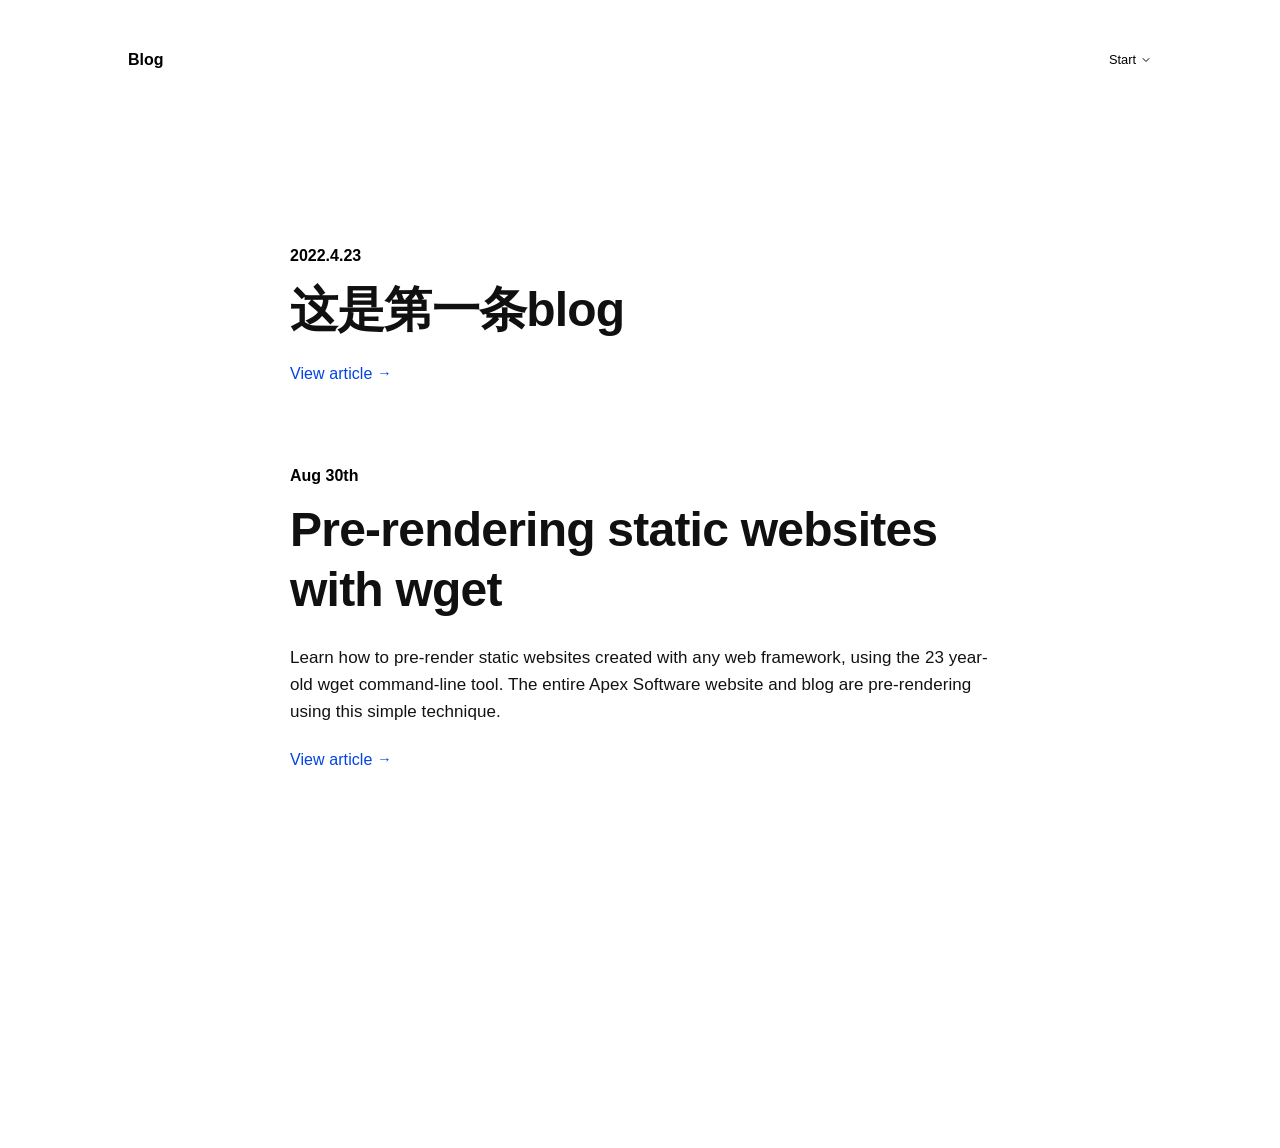
<file: Blog.html>
<!DOCTYPE html>
<!-- saved from url=(0021)https://apex.sh/blog/ -->
<html><head><meta http-equiv="Content-Type" content="text/html; charset=UTF-8">
  <title>Blog</title>
  <!-- Blog —&nbsp;Apex Software -->
  <meta name="description" content="Apex Software blog, providing articles for monitoring, operations, serverless, frontend and backend technologies.">
  <meta name="keywords" content="apex,software,blog,serverless,apis,application,js,golang,react,elm">
  <meta name="alternate" href="/blog/feed.rss">
  
  
  
  <meta property="og:title" content="Apex Software">
  <meta property="og:url" content="https://apex.sh/blog/">
  <meta property="og:description" content="Beautiful software solutions for monitoring, deploying, and operating websites, applications and APIs.">
  <meta property="og:image:type" content="image/png">
  <meta property="og:image:width" content="1998">
  <meta property="og:image:height" content="1894">
  <meta property="og:image" content="https://apex-software.imgix.net/apex/marketing/cards/dark-type.png?auto=format">

  
  <meta name="twitter:card" content="summary_large_image">
  <meta name="twitter:site" content="@tjholowaychuk">
  <meta name="twitter:title" content="Apex Software">
  <meta name="twitter:description" content="Beautiful software solutions for monitoring, deploying, and operating websites, applications and APIs.">
  <meta name="twitter:image" content="https://apex-software.imgix.net/apex/marketing/cards/dark-type.png?auto=format&amp;w=800&amp;dpr=2">

  
  
  
  <link href="https://apex.sh/blog/" rel="canonical">
  <link rel="preconnect" href="https://apex-software.imgix.net/">

  
  <link rel="apple-touch-icon-precomposed" importance="low" sizes="57x57" href="https://apex-software.imgix.net/apex/site/favicons/light/196.png?w=57">
  <link rel="apple-touch-icon-precomposed" importance="low" sizes="114x114" href="https://apex-software.imgix.net/apex/site/favicons/light/196.png?w=114">
  <link rel="apple-touch-icon-precomposed" importance="low" sizes="72x72" href="https://apex-software.imgix.net/apex/site/favicons/light/196.png?w=72">
  <link rel="apple-touch-icon-precomposed" importance="low" sizes="144x144" href="https://apex-software.imgix.net/apex/site/favicons/light/196.png?w=144">
  <link rel="apple-touch-icon-precomposed" importance="low" sizes="60x60" href="https://apex-software.imgix.net/apex/site/favicons/light/196.png?w=60">
  <link rel="apple-touch-icon-precomposed" importance="low" sizes="120x120" href="https://apex-software.imgix.net/apex/site/favicons/light/196.png?w=120">
  <link rel="apple-touch-icon-precomposed" importance="low" sizes="76x76" href="https://apex-software.imgix.net/apex/site/favicons/light/196.png?w=76">
  <link rel="apple-touch-icon-precomposed" importance="low" sizes="152x152" href="https://apex-software.imgix.net/apex/site/favicons/light/196.png?w=152">
  <link rel="icon" type="image/png" href="https://apex-software.imgix.net/apex/site/favicons/light/196.png?w=196" importance="low" sizes="196x196">
  <link rel="icon" type="image/png" href="https://apex-software.imgix.net/apex/site/favicons/light/196.png?w=96" importance="low" sizes="96x96">
  <link rel="icon" type="image/png" href="https://apex-software.imgix.net/apex/site/favicons/light/32.png" importance="low" sizes="32x32">
  <link rel="icon" type="image/png" href="https://apex-software.imgix.net/apex/site/favicons/light/16.png" importance="low" sizes="16x16">
  <link rel="icon" type="image/png" href="https://apex-software.imgix.net/apex/site/favicons/light/196.png?w=128" importance="low" sizes="128x128">

  
  <meta name="viewport" content="width=device-width, initial-scale=1.0, maximum-scale=1.0, user-scalable=no">

  
  <link rel="stylesheet" type="text/css" href="./Blog/index.css">

<link rel="prefetch"></head>

<body>
  <header>
    <div class="Logo">Blog</div>
    
    <div class="Menu" onclick="">Start
      <svg xmlns="http://www.w3.org/2000/svg" width="24" height="24" viewBox="0 0 24 24" fill="none" stroke="currentColor" stroke-width="2" stroke-linecap="round" stroke-linejoin="round" class="icon">
        <polyline points="6 9 12 15 18 9"></polyline>
      </svg>
      <div class="content">
        <div class="container">
          <div>
          </div>
          <div class="products">
            <ul>
              <li><a href="index.html"><span class="name">Home</span></a></li>
              <li><a href="Document.html"><span class="name">Document</span></a></li>
              <li><a href="Blog.html"><span class="name">Blog</span></a></li>
              <li><a href="About me.html"><span class="name">About me</span></a></li>
            </ul>
          </div>
        </div>
      </div>
    </div>

  </header>

  <div class="container-1 mb-30">
    <div class="content">
      
  <!-- <div class="Subscribe" onclick="">
    <svg version="1.1" id="Layer_1" width="14px" height="14px" xmlns="http://www.w3.org/2000/svg" xmlns:xlink="http://www.w3.org/1999/xlink" x="0px" y="0px" viewBox="0 0 405.338 405.338" style="enable-background:new 0 0 405.338 405.338;" xml:space="preserve">
    <g>
    <path style="fill:currentColor;" d="M405.336,405.333h-86.848c0-175.612-142.874-318.477-318.485-318.477V0
    C223.512,0,405.336,181.828,405.336,405.333z"></path>
    <path style="fill:currentColor;" d="M256.053,405.333h-86.861c0-93.295-75.891-169.19-169.19-169.19v-86.852
    C141.195,149.291,256.053,264.141,256.053,405.333z"></path>
    <circle style="fill:currentColor;" cx="48.86" cy="356.48" r="48.858"></circle>
    </g><g></g><g></g><g></g><g></g><g></g><g></g><g></g><g></g><g></g><g></g><g></g><g></g><g></g><g></g><g></g>
    </svg>
    Subscribe
    <div class="content">
      <a href="https://apex.sh/blog/#" id="subscribe-email">
        <svg xmlns="http://www.w3.org/2000/svg" width="14" height="14" viewBox="0 0 24 24" fill="none" stroke="currentColor" stroke-width="2" stroke-linecap="round" stroke-linejoin="round" class="feather feather-mail"><path d="M4 4h16c1.1 0 2 .9 2 2v12c0 1.1-.9 2-2 2H4c-1.1 0-2-.9-2-2V6c0-1.1.9-2 2-2z"></path><polyline points="22,6 12,13 2,6"></polyline></svg>
        Subscribe with email
      </a>
      <a href="https://apex.sh/blog/feed.rss" target="_blank">
        <svg xmlns="http://www.w3.org/2000/svg" width="14" height="14" viewBox="0 0 24 24" fill="none" stroke="currentColor" stroke-width="2" stroke-linecap="round" stroke-linejoin="round" class="feather feather-rss"><path d="M4 11a9 9 0 0 1 9 9"></path><path d="M4 4a16 16 0 0 1 16 16"></path><circle cx="5" cy="19" r="1"></circle></svg>
        Subscribe with RSS
      </a>

      <div class="email">
        <form action="https://news.apex.sh/subscribe">
          <input name="newsletter" type="hidden" value="blog">
          <input name="email" class="Input" type="text" placeholder="Your email address">
          <button class="Button dark ml-2">Join</button>
        </form>
      </div>
    </div>
  </div> -->


      <div class="mt-20"></div>

        <article class="mb-20">
          <div class="text-2 weight-6">2022.4.23</div>
          <h2 class="title-3 mt-4">这是第一条blog</h2>
          <!-- <p class="small mt-6">用来测试的</p> -->
          <p class="mt-4"><a class="Link small" href="./Blog/2022.4.23.html">View article</a></p>
        </article>
      
        <article class="mb-20">
          <div class="text-2 weight-6">Aug 30th</div>
          <h2 class="title-3 mt-4">Pre-rendering static websites with wget</h2>
          <p class="small mt-6">Learn how to pre-render static websites created with any web framework, using the 23 year-old wget command-line tool. The entire Apex Software website and blog are pre-rendering using this simple technique.</p>
          <p class="mt-4"><a class="Link small" href="https://apex.sh/blog/post/pre-render-wget/">View article</a></p>
        </article>
      
    </div>

    
<footer>
  <!-- <a href="mailto:hello@apex.sh">Contact</a>
  <a href="http://status.apex.sh/">Status</a>
  <a href="https://chat.apex.sh/">Slack</a>
  <a href="https://twitter.com/tjholowaychuk">Twitter</a>
  <a href="https://apex.sh/terms/">Terms</a>
  <a href="https://apex.sh/privacy/">Privacy</a> -->
</footer>

  </div>

  
  <script importance="low" src="./Blog/index.js"></script>



</body></html>
</file>
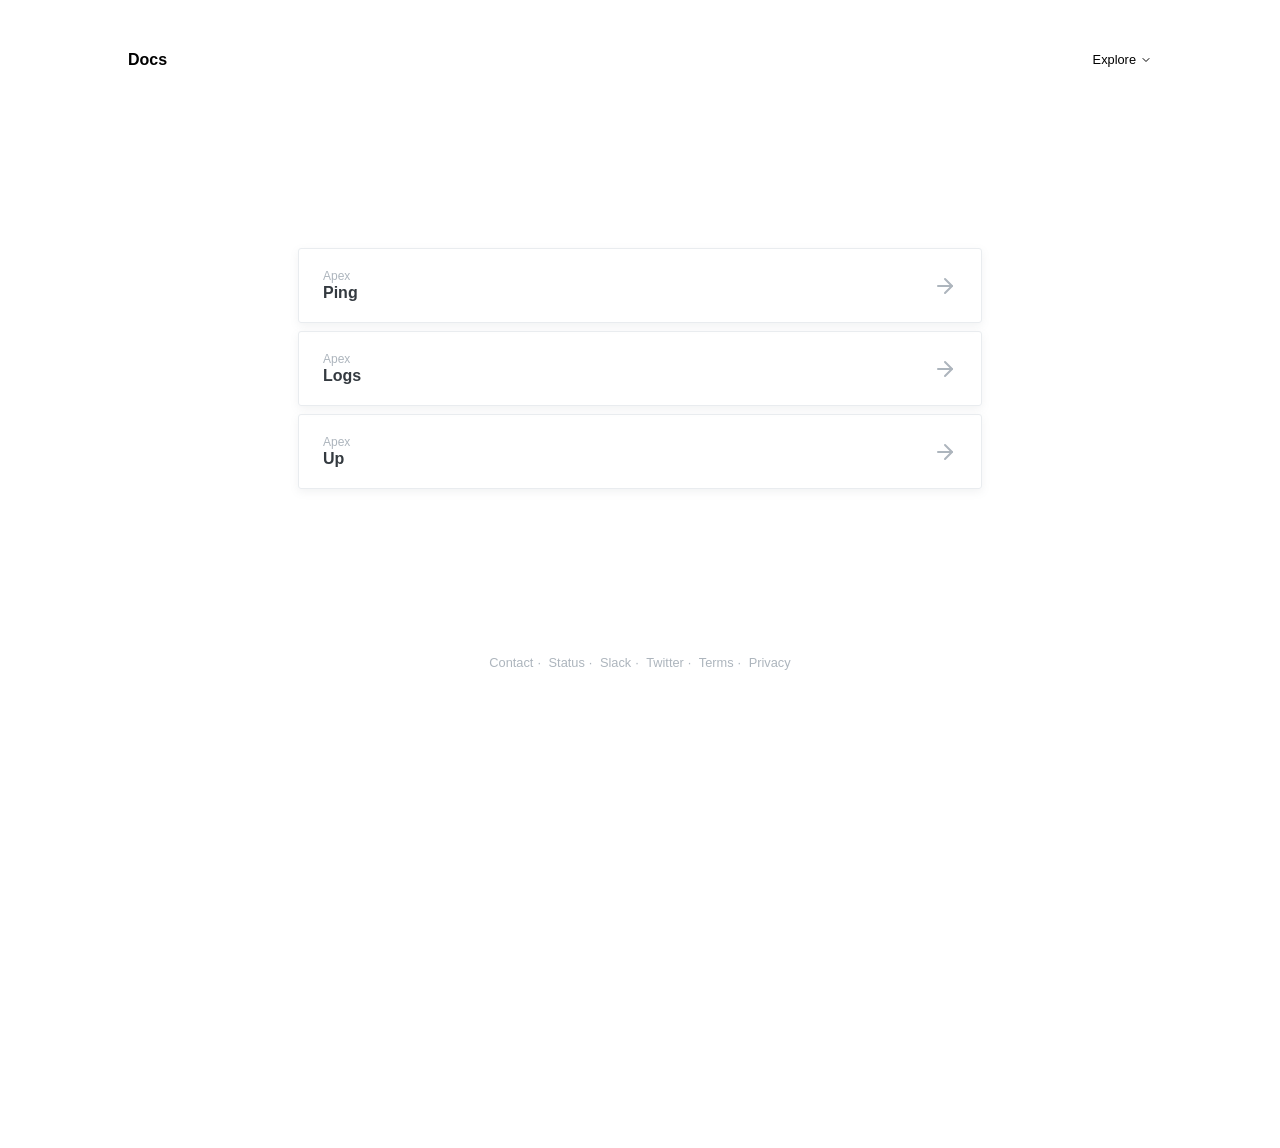
<file: Documentation — Apex Software.html>
<!DOCTYPE html>
<!-- saved from url=(0021)https://apex.sh/docs/ -->
<html><head><meta http-equiv="Content-Type" content="text/html; charset=UTF-8">
  <title>Documentation —&nbsp;Apex Software</title>
  <meta name="description" content="Documentation for Apex Software products.">
  <meta name="keywords" content="apex,software,docs,documentation">

  
  
  <meta property="og:title" content="Apex Software">
  <meta property="og:url" content="https://apex.sh/docs/">
  <meta property="og:description" content="Beautiful software solutions for monitoring, deploying, and operating websites, applications and APIs.">
  <meta property="og:image:type" content="image/png">
  <meta property="og:image:width" content="1998">
  <meta property="og:image:height" content="1894">
  <meta property="og:image" content="https://apex-software.imgix.net/apex/marketing/cards/dark-type.png?auto=format">

  
  <meta name="twitter:card" content="summary_large_image">
  <meta name="twitter:site" content="@tjholowaychuk">
  <meta name="twitter:title" content="Apex Software">
  <meta name="twitter:description" content="Beautiful software solutions for monitoring, deploying, and operating websites, applications and APIs.">
  <meta name="twitter:image" content="https://apex-software.imgix.net/apex/marketing/cards/dark-type.png?auto=format&amp;w=800&amp;dpr=2">

  
  
  
  <link href="https://apex.sh/docs/" rel="canonical">
  <link rel="preconnect" href="https://apex-software.imgix.net/">

  
  <link rel="apple-touch-icon-precomposed" importance="low" sizes="57x57" href="https://apex-software.imgix.net/apex/site/favicons/light/196.png?w=57">
  <link rel="apple-touch-icon-precomposed" importance="low" sizes="114x114" href="https://apex-software.imgix.net/apex/site/favicons/light/196.png?w=114">
  <link rel="apple-touch-icon-precomposed" importance="low" sizes="72x72" href="https://apex-software.imgix.net/apex/site/favicons/light/196.png?w=72">
  <link rel="apple-touch-icon-precomposed" importance="low" sizes="144x144" href="https://apex-software.imgix.net/apex/site/favicons/light/196.png?w=144">
  <link rel="apple-touch-icon-precomposed" importance="low" sizes="60x60" href="https://apex-software.imgix.net/apex/site/favicons/light/196.png?w=60">
  <link rel="apple-touch-icon-precomposed" importance="low" sizes="120x120" href="https://apex-software.imgix.net/apex/site/favicons/light/196.png?w=120">
  <link rel="apple-touch-icon-precomposed" importance="low" sizes="76x76" href="https://apex-software.imgix.net/apex/site/favicons/light/196.png?w=76">
  <link rel="apple-touch-icon-precomposed" importance="low" sizes="152x152" href="https://apex-software.imgix.net/apex/site/favicons/light/196.png?w=152">
  <link rel="icon" type="image/png" href="https://apex-software.imgix.net/apex/site/favicons/light/196.png?w=196" importance="low" sizes="196x196">
  <link rel="icon" type="image/png" href="https://apex-software.imgix.net/apex/site/favicons/light/196.png?w=96" importance="low" sizes="96x96">
  <link rel="icon" type="image/png" href="https://apex-software.imgix.net/apex/site/favicons/light/32.png" importance="low" sizes="32x32">
  <link rel="icon" type="image/png" href="https://apex-software.imgix.net/apex/site/favicons/light/16.png" importance="low" sizes="16x16">
  <link rel="icon" type="image/png" href="https://apex-software.imgix.net/apex/site/favicons/light/196.png?w=128" importance="low" sizes="128x128">

  
  <meta name="viewport" content="width=device-width, initial-scale=1.0, maximum-scale=1.0, user-scalable=no">

  
  <link rel="stylesheet" type="text/css" href="./Documentation — Apex Software_files/index.css">

<link rel="prefetch"></head>

<body>
  <header>
    <div class="Logo">Docs</div>
    
<div class="Menu" onclick="">Explore
    <svg xmlns="http://www.w3.org/2000/svg" width="24" height="24" viewBox="0 0 24 24" fill="none" stroke="currentColor" stroke-width="2" stroke-linecap="round" stroke-linejoin="round" class="icon">
      <polyline points="6 9 12 15 18 9"></polyline>
    </svg>
    <div class="content">
      <div class="container">
        <div class="products">
          <ul>
            <li><a href="https://apex.sh/ping/"><span class="name">Ping</span><span class="description">Uptime and performance
                  monitoring.</span></a></li>
            <li><a href="https://apex.sh/logs/"><span class="name">Logs</span><span class="description">Structured log management at scale.</span></a></li>
            <li><a href="https://apex.sh/up/"><span class="name">Up</span><span class="description">Serverless applications and
                  APIs.</span></a></li>
          </ul>
        </div>
        <div class="links">
          <ul>
            <li><a href="https://apex.sh/">Home</a></li>
            
              <li><a href="https://apex.sh/docs/">Documentation</a></li>
            
            <li><a href="mailto:hello@apex.sh">Support</a></li>
            <li><a href="https://apex.sh/blog/">Blog</a></li>
          </ul>
        </div>
      </div>
    </div>
  </div>

  </header>

  <div class="container-1 mb-30">
    <div>
      <a class="PageLink next" href="https://apex.sh/docs/ping/">
        <svg xmlns="http://www.w3.org/2000/svg" width="24" height="24" viewBox="0 0 24 24" fill="none" stroke="currentColor" stroke-width="2" stroke-linecap="round" stroke-linejoin="round" class="icon"><line x1="5" y1="12" x2="19" y2="12"></line><polyline points="12 5 19 12 12 19"></polyline></svg>
        <div class="info">
          <div class="direction">Apex</div>
          <div class="name">Ping</div>
        </div>
      </a>

      <a class="PageLink next" href="https://apex.sh/docs/logs/">
        <svg xmlns="http://www.w3.org/2000/svg" width="24" height="24" viewBox="0 0 24 24" fill="none" stroke="currentColor" stroke-width="2" stroke-linecap="round" stroke-linejoin="round" class="icon"><line x1="5" y1="12" x2="19" y2="12"></line><polyline points="12 5 19 12 12 19"></polyline></svg>
        <div class="info">
          <div class="direction">Apex</div>
          <div class="name">Logs</div>
        </div>
      </a>

      <a class="PageLink next" href="https://apex.sh/docs/up/">
        <svg xmlns="http://www.w3.org/2000/svg" width="24" height="24" viewBox="0 0 24 24" fill="none" stroke="currentColor" stroke-width="2" stroke-linecap="round" stroke-linejoin="round" class="icon"><line x1="5" y1="12" x2="19" y2="12"></line><polyline points="12 5 19 12 12 19"></polyline></svg>
        <div class="info">
          <div class="direction">Apex</div>
          <div class="name">Up</div>
        </div>
      </a>
    </div>
    
<footer>
  <a href="mailto:hello@apex.sh">Contact</a>
  <a href="http://status.apex.sh/">Status</a>
  <a href="https://chat.apex.sh/">Slack</a>
  <a href="https://twitter.com/tjholowaychuk">Twitter</a>
  <a href="https://apex.sh/terms/">Terms</a>
  <a href="https://apex.sh/privacy/">Privacy</a>
</footer>

  </div>

  
  <script importance="low" src="./Documentation — Apex Software_files/index.js.下载"></script>



</body></html>
</file>
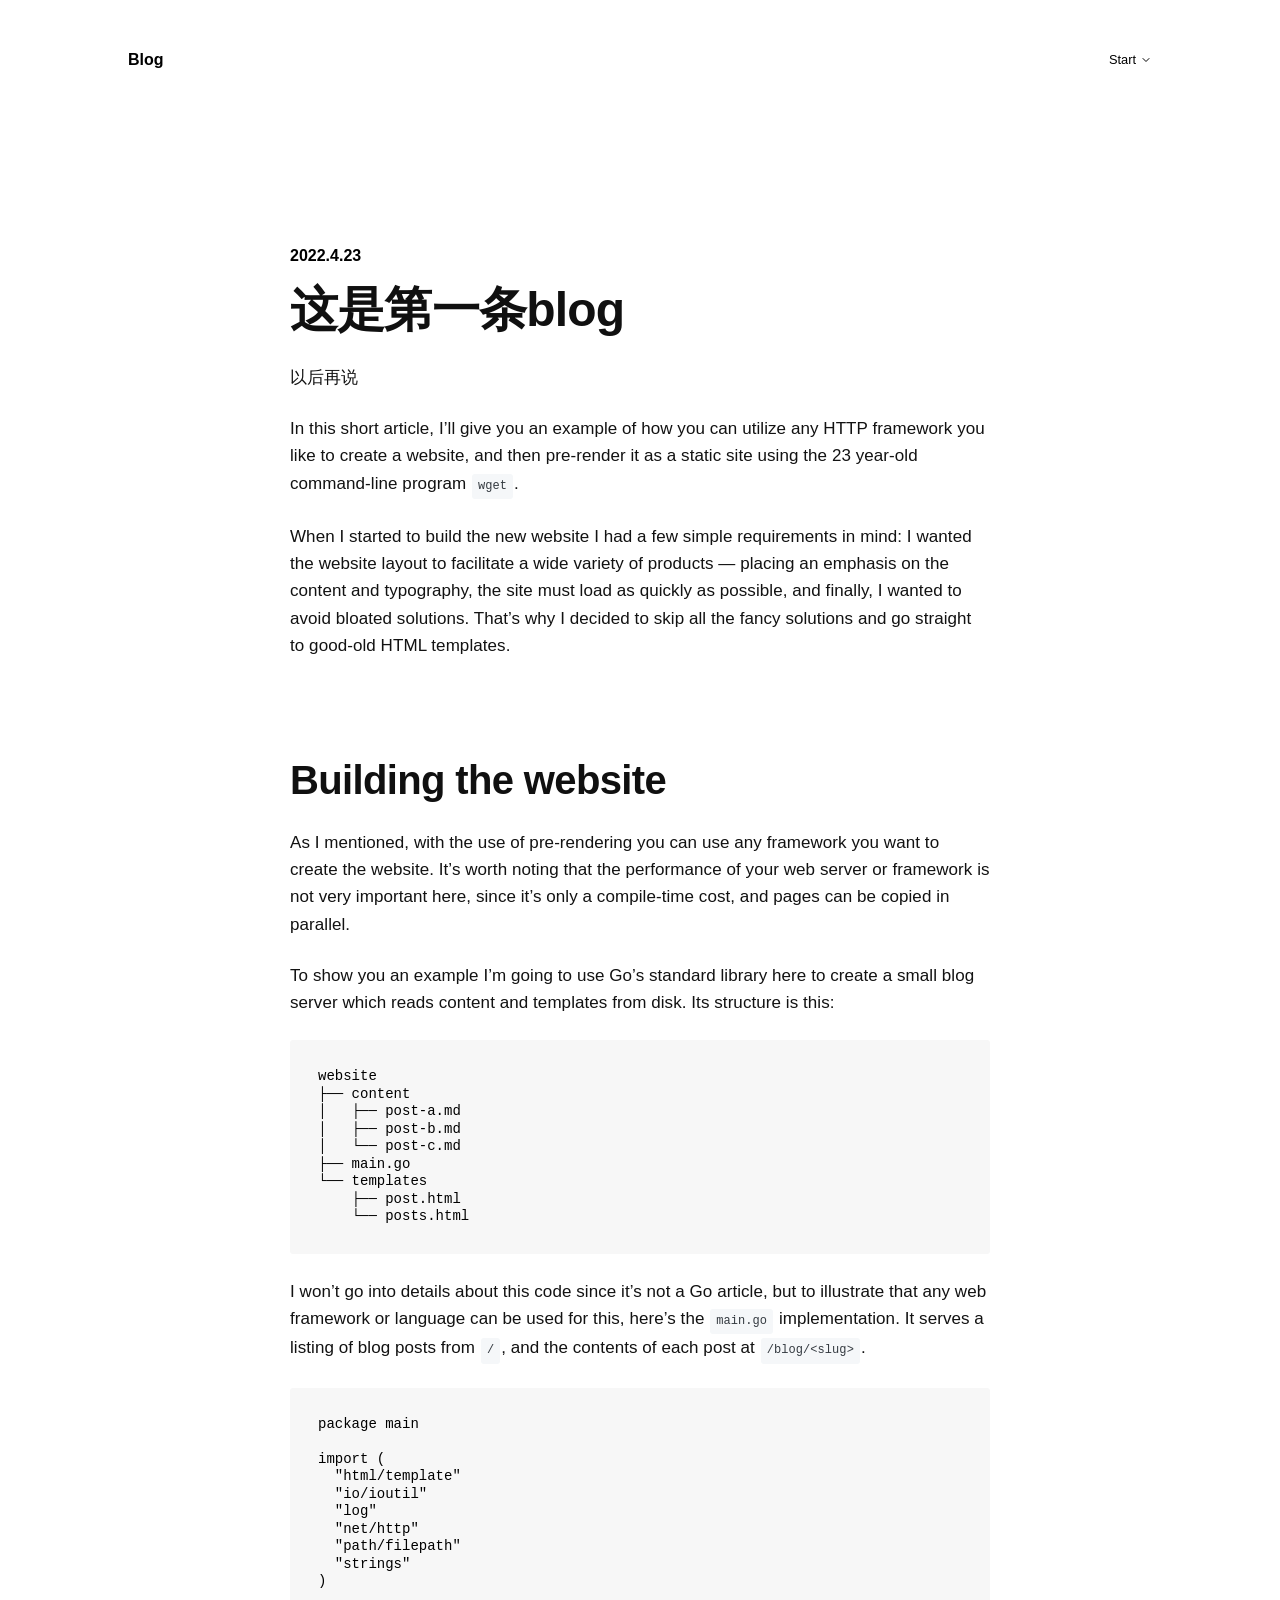
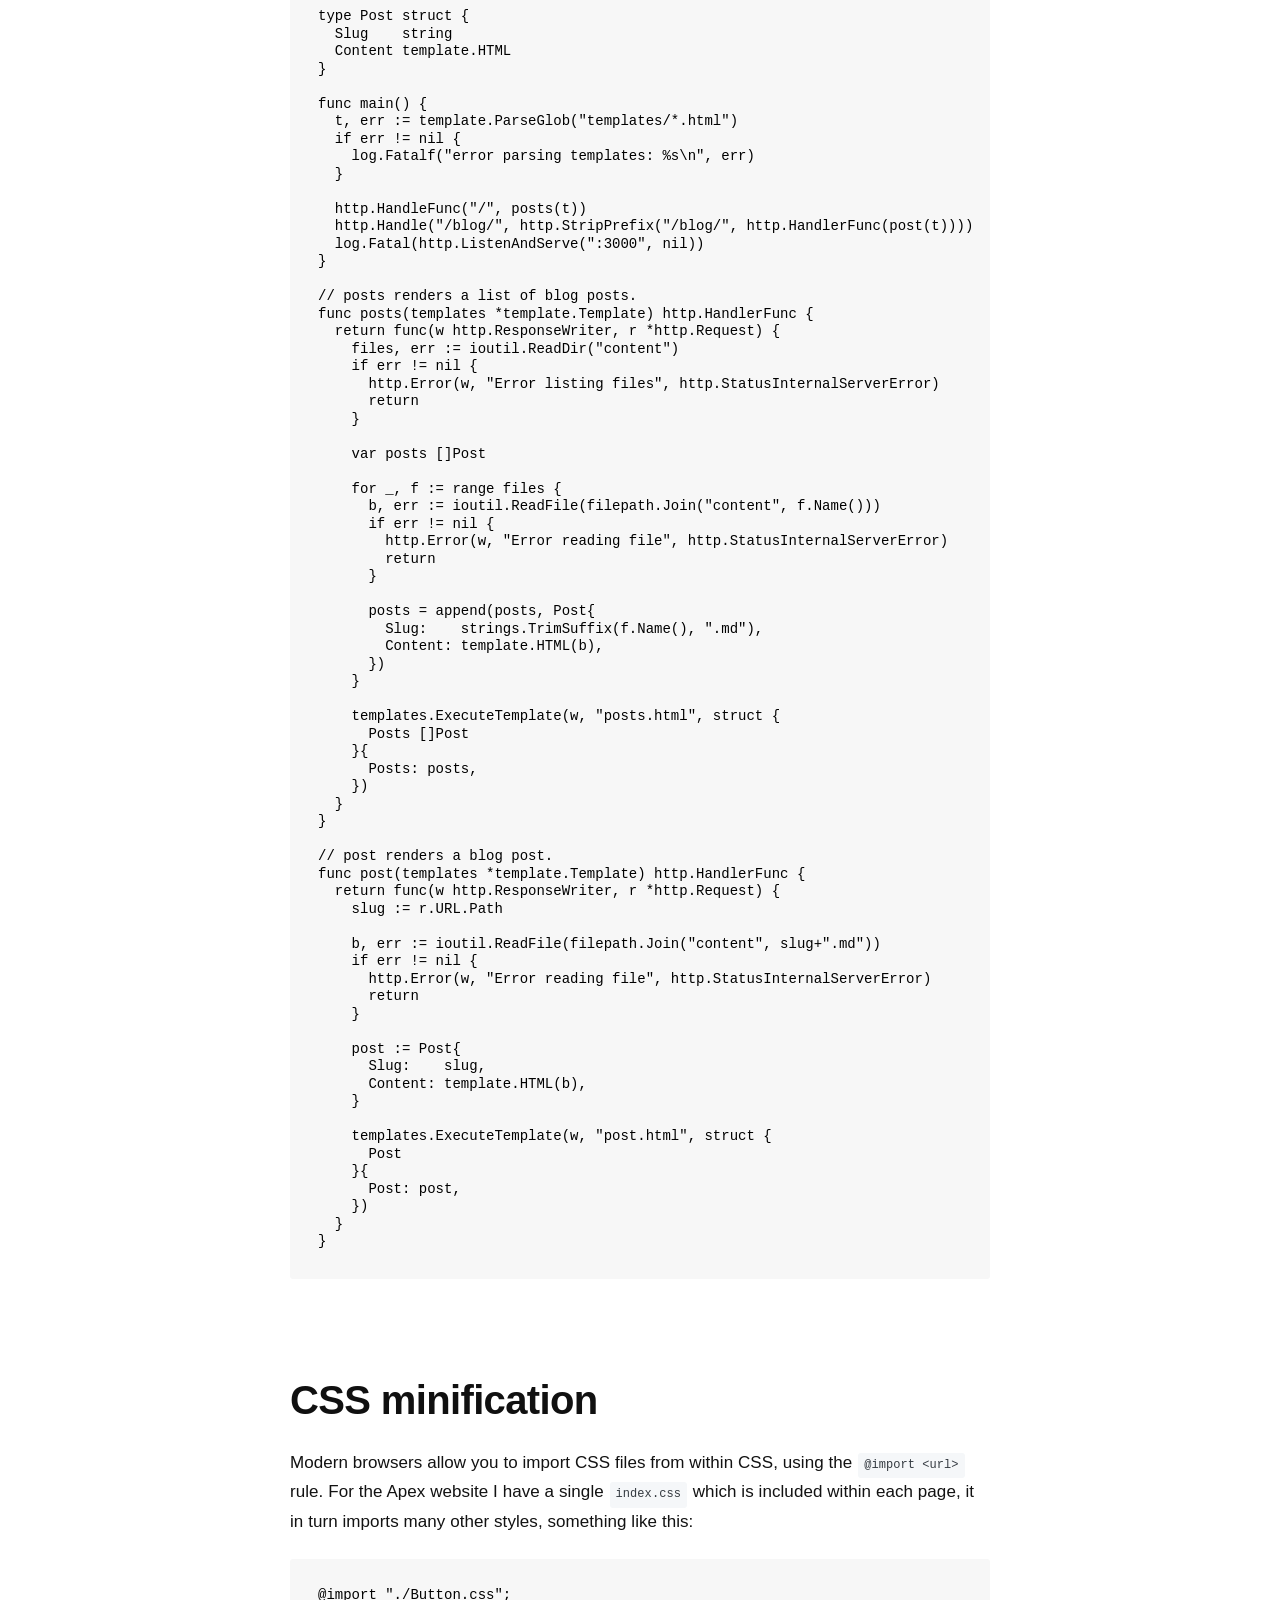
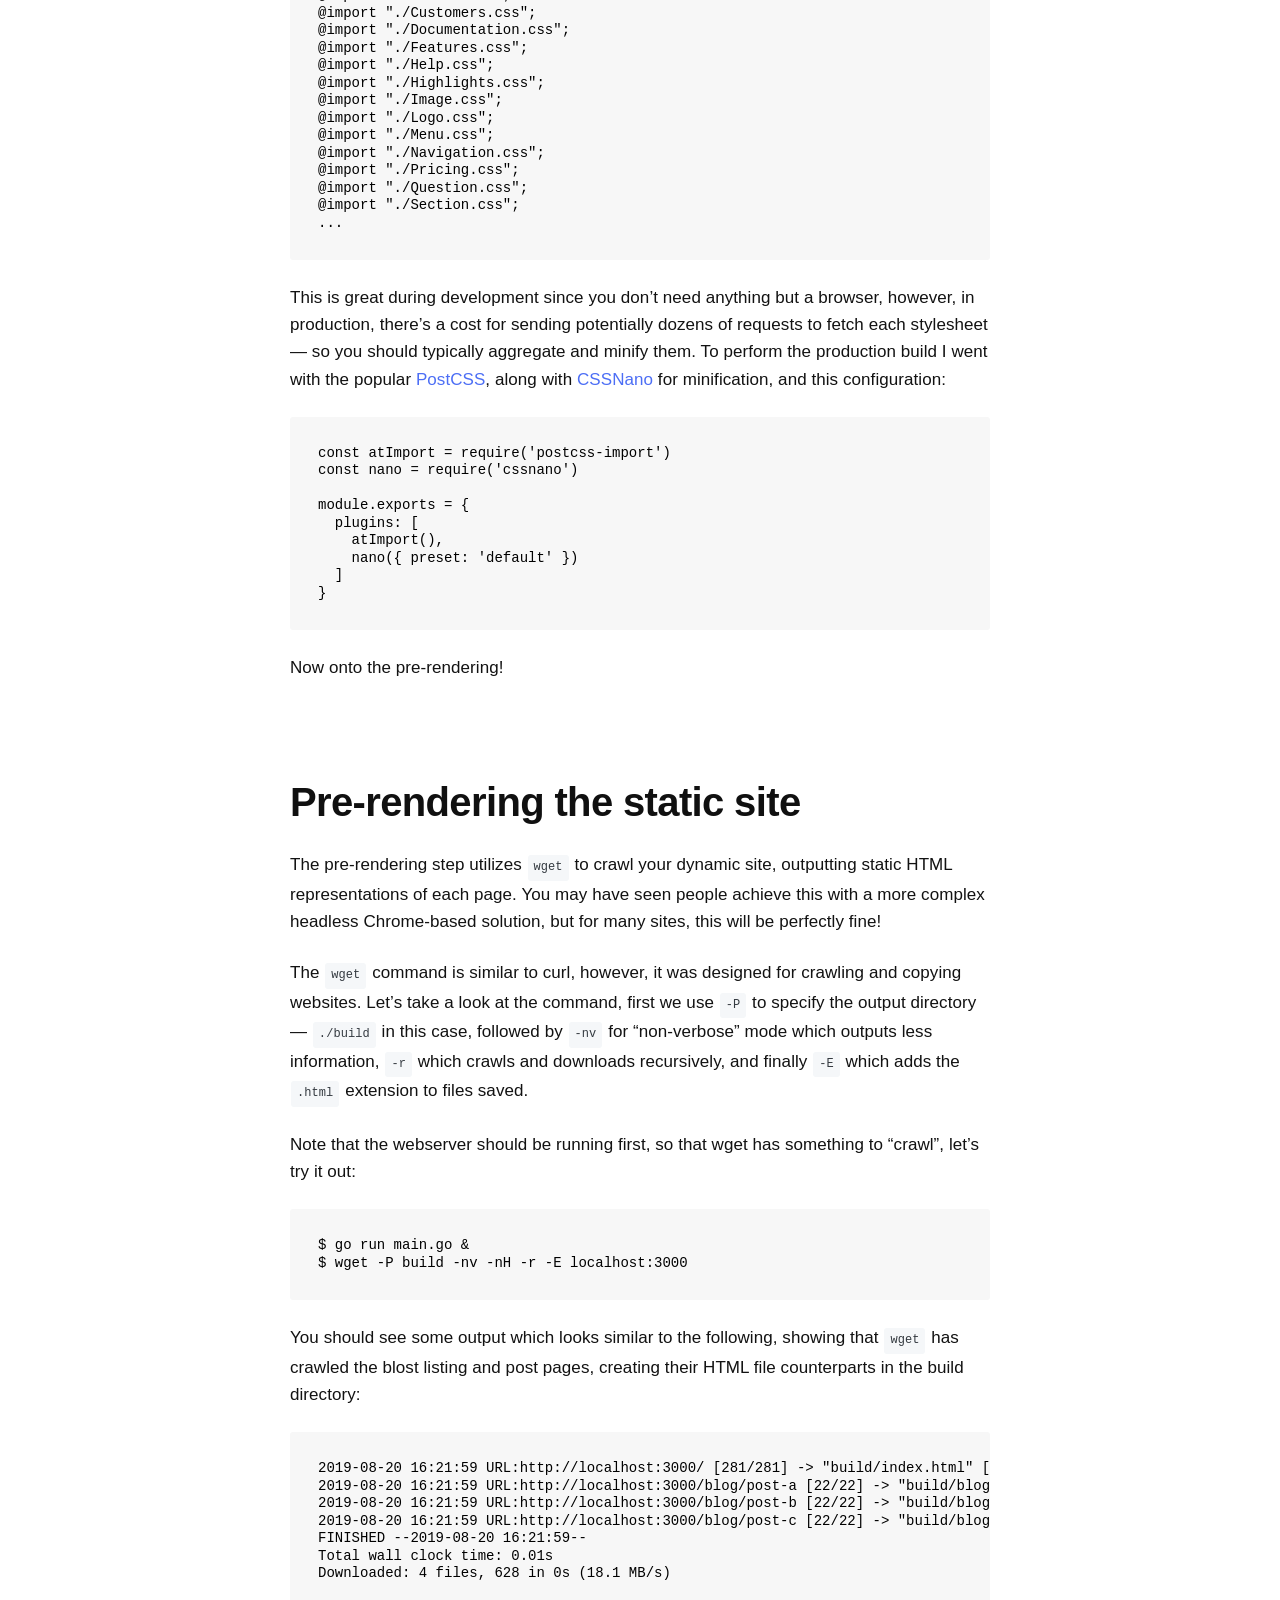
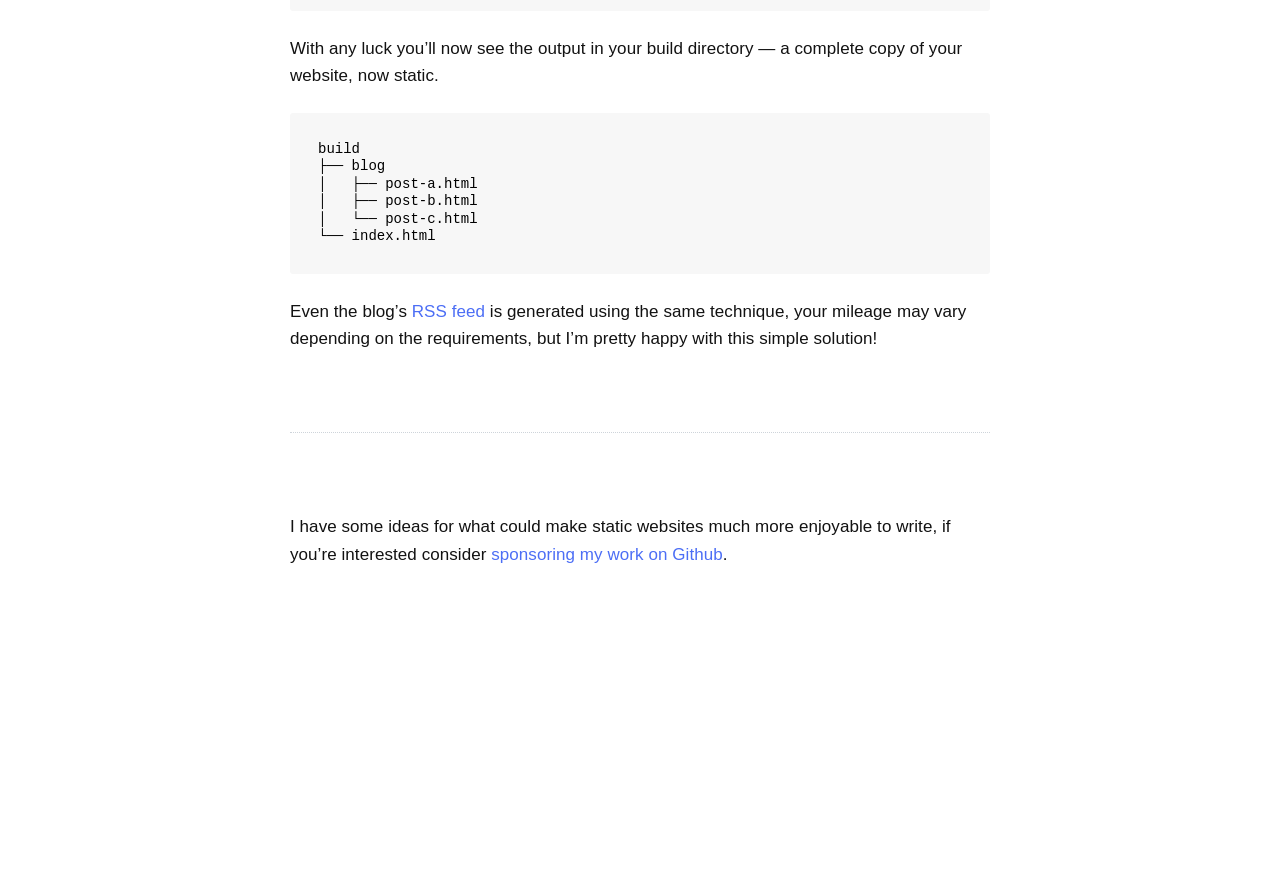
<file: Blog/2022.4.23.html>
<!DOCTYPE html>
<!-- saved from url=(0042)https://apex.sh/blog/post/pre-render-wget/ -->
<html><head><meta http-equiv="Content-Type" content="text/html; charset=UTF-8">
  <title>Pre-rendering static websites with wget —&nbsp;Apex Software</title>
  <meta name="description" content="Learn how to pre-render static websites created with any web framework, using the 23 year-old wget command-line tool. The entire Apex Software website and blog are pre-rendering using this simple technique.">

  
  <meta property="og:title" content="Pre-rendering static websites with wget">
  <meta property="og:url" content="https://apex.sh/blog/post/pre-render-wget/">
  <meta property="og:description" content="Learn how to pre-render static websites created with any web framework, using the 23 year-old wget command-line tool. The entire Apex Software website and blog are pre-rendering using this simple technique.">
  <meta property="og:image:type" content="image/png">
  <meta property="og:image:width" content="1998">
  <meta property="og:image:height" content="1894">
  <meta property="og:image" content="https://apex-software.imgix.net/apex/marketing/cards/dark-type.png?auto=format&amp;w=800&amp;dpr=2">

  
  <meta name="twitter:card" content="summary_large_image">
  <meta name="twitter:site" content="@tjholowaychuk">
  <meta name="twitter:title" content="Pre-rendering static websites with wget">
  <meta name="twitter:description" content="Learn how to pre-render static websites created with any web framework, using the 23 year-old wget command-line tool. The entire Apex Software website and blog are pre-rendering using this simple technique.">
  <meta name="twitter:image" content="https://apex-software.imgix.net/apex/marketing/cards/dark-type.png?auto=format&amp;w=800&amp;dpr=2">
  
  
  
  
  <link href="https://apex.sh/blog/post/pre-render-wget/" rel="canonical">
  <link rel="preconnect" href="https://apex-software.imgix.net/">

  
  <link rel="apple-touch-icon-precomposed" importance="low" sizes="57x57" href="https://apex-software.imgix.net/apex/site/favicons/light/196.png?w=57">
  <link rel="apple-touch-icon-precomposed" importance="low" sizes="114x114" href="https://apex-software.imgix.net/apex/site/favicons/light/196.png?w=114">
  <link rel="apple-touch-icon-precomposed" importance="low" sizes="72x72" href="https://apex-software.imgix.net/apex/site/favicons/light/196.png?w=72">
  <link rel="apple-touch-icon-precomposed" importance="low" sizes="144x144" href="https://apex-software.imgix.net/apex/site/favicons/light/196.png?w=144">
  <link rel="apple-touch-icon-precomposed" importance="low" sizes="60x60" href="https://apex-software.imgix.net/apex/site/favicons/light/196.png?w=60">
  <link rel="apple-touch-icon-precomposed" importance="low" sizes="120x120" href="https://apex-software.imgix.net/apex/site/favicons/light/196.png?w=120">
  <link rel="apple-touch-icon-precomposed" importance="low" sizes="76x76" href="https://apex-software.imgix.net/apex/site/favicons/light/196.png?w=76">
  <link rel="apple-touch-icon-precomposed" importance="low" sizes="152x152" href="https://apex-software.imgix.net/apex/site/favicons/light/196.png?w=152">
  <link rel="icon" type="image/png" href="https://apex-software.imgix.net/apex/site/favicons/light/196.png?w=196" importance="low" sizes="196x196">
  <link rel="icon" type="image/png" href="https://apex-software.imgix.net/apex/site/favicons/light/196.png?w=96" importance="low" sizes="96x96">
  <link rel="icon" type="image/png" href="https://apex-software.imgix.net/apex/site/favicons/light/32.png" importance="low" sizes="32x32">
  <link rel="icon" type="image/png" href="https://apex-software.imgix.net/apex/site/favicons/light/16.png" importance="low" sizes="16x16">
  <link rel="icon" type="image/png" href="https://apex-software.imgix.net/apex/site/favicons/light/196.png?w=128" importance="low" sizes="128x128">

  
  <meta name="viewport" content="width=device-width, initial-scale=1.0, maximum-scale=1.0, user-scalable=no">

  
  <link rel="stylesheet" type="text/css" href="index.css">

<link rel="prefetch"></head>

<body>
  <header>
    <div class="Logo">Blog</div>
    
    <div class="Menu" onclick="">Start
      <svg xmlns="http://www.w3.org/2000/svg" width="24" height="24" viewBox="0 0 24 24" fill="none" stroke="currentColor" stroke-width="2" stroke-linecap="round" stroke-linejoin="round" class="icon">
        <polyline points="6 9 12 15 18 9"></polyline>
      </svg>
      <div class="content">
        <div class="container">
          <div>
          </div>
          <div class="products">
            <ul>
              <li><a href="index.html"><span class="name">Home</span></a></li>
              <li><a href="Document.html"><span class="name">Document</span></a></li>
              <li><a href="Blog.html"><span class="name">Blog</span></a></li>
              <li><a href="About me.html"><span class="name">About me</span></a></li>
            </ul>
          </div>
        </div>
      </div>
    </div>

  </header>

  <div class="container-1 mb-30">
    <div class="content">
      
      <div class="text-2 weight-6">2022.4.23</div>
      <h1 class="title-3 mt-4">这是第一条blog</h1>
      <div class="Markdown">
        <p>以后再说</p>
        <p>In this short article, I’ll give you an example of how you can utilize any HTTP framework you like to create a website, and then pre-render it as a static site using the 23 year-old command-line program <code>wget</code>.</p>

<p>When I started to build the new website I had a few simple requirements in mind: I wanted the website layout to facilitate a wide variety of products — placing an emphasis on the content and typography, the site must load as quickly as possible, and finally, I wanted to avoid bloated solutions. That’s why I decided to skip all the fancy solutions and go straight to good-old HTML templates.</p>

<h2 class="Heading"><a class="Anchor" aria-hidden="true" id="building_the_website" href="https://apex.sh/blog/post/pre-render-wget/#building_the_website">
	<svg xmlns="http://www.w3.org/2000/svg" aria-hidden="true" width="16" height="16" viewBox="0 0 24 24" fill="none" stroke="currentColor" stroke-width="2" stroke-linecap="round" stroke-linejoin="round" class="feather feather-link"><path d="M10 13a5 5 0 0 0 7.54.54l3-3a5 5 0 0 0-7.07-7.07l-1.72 1.71"></path><path d="M14 11a5 5 0 0 0-7.54-.54l-3 3a5 5 0 0 0 7.07 7.07l1.71-1.71"></path></svg>
</a>Building the website</h2>

<p>As I mentioned, with the use of pre-rendering you can use any framework you want to create the website. It’s worth noting that the performance of your web server or framework is not very important here, since it’s only a compile-time cost, and pages can be copied in parallel.</p>

<p>To show you an example I’m going to use Go’s standard library here to create a small blog server which reads content and templates from disk. Its structure is this:</p>

<pre><code>website
├── content
│   ├── post-a.md
│   ├── post-b.md
│   └── post-c.md
├── main.go
└── templates
    ├── post.html
    └── posts.html
</code></pre>

<p>I won’t go into details about this code since it’s not a Go article, but to illustrate that any web framework or language can be used for this, here’s the <code>main.go</code> implementation. It serves a listing of blog posts from <code>/</code>, and the contents of each post at <code>/blog/&lt;slug&gt;</code>.</p>

<pre><code class="language-go">package main

import (
  "html/template"
  "io/ioutil"
  "log"
  "net/http"
  "path/filepath"
  "strings"
)

type Post struct {
  Slug    string
  Content template.HTML
}

func main() {
  t, err := template.ParseGlob("templates/*.html")
  if err != nil {
    log.Fatalf("error parsing templates: %s\n", err)
  }

  http.HandleFunc("/", posts(t))
  http.Handle("/blog/", http.StripPrefix("/blog/", http.HandlerFunc(post(t))))
  log.Fatal(http.ListenAndServe(":3000", nil))
}

// posts renders a list of blog posts.
func posts(templates *template.Template) http.HandlerFunc {
  return func(w http.ResponseWriter, r *http.Request) {
    files, err := ioutil.ReadDir("content")
    if err != nil {
      http.Error(w, "Error listing files", http.StatusInternalServerError)
      return
    }

    var posts []Post

    for _, f := range files {
      b, err := ioutil.ReadFile(filepath.Join("content", f.Name()))
      if err != nil {
        http.Error(w, "Error reading file", http.StatusInternalServerError)
        return
      }

      posts = append(posts, Post{
        Slug:    strings.TrimSuffix(f.Name(), ".md"),
        Content: template.HTML(b),
      })
    }

    templates.ExecuteTemplate(w, "posts.html", struct {
      Posts []Post
    }{
      Posts: posts,
    })
  }
}

// post renders a blog post.
func post(templates *template.Template) http.HandlerFunc {
  return func(w http.ResponseWriter, r *http.Request) {
    slug := r.URL.Path

    b, err := ioutil.ReadFile(filepath.Join("content", slug+".md"))
    if err != nil {
      http.Error(w, "Error reading file", http.StatusInternalServerError)
      return
    }

    post := Post{
      Slug:    slug,
      Content: template.HTML(b),
    }

    templates.ExecuteTemplate(w, "post.html", struct {
      Post
    }{
      Post: post,
    })
  }
}
</code></pre>

<h2 class="Heading"><a class="Anchor" aria-hidden="true" id="css_minification" href="https://apex.sh/blog/post/pre-render-wget/#css_minification">
	<svg xmlns="http://www.w3.org/2000/svg" aria-hidden="true" width="16" height="16" viewBox="0 0 24 24" fill="none" stroke="currentColor" stroke-width="2" stroke-linecap="round" stroke-linejoin="round" class="feather feather-link"><path d="M10 13a5 5 0 0 0 7.54.54l3-3a5 5 0 0 0-7.07-7.07l-1.72 1.71"></path><path d="M14 11a5 5 0 0 0-7.54-.54l-3 3a5 5 0 0 0 7.07 7.07l1.71-1.71"></path></svg>
</a>CSS minification</h2>

<p>Modern browsers allow you to import CSS files from within CSS, using the <code>@import &lt;url&gt;</code> rule. For the Apex website I have a single <code>index.css</code> which is included within each page, it in turn imports many other styles, something like this:</p>

<pre><code class="language-css">@import "./Button.css";
@import "./Customers.css";
@import "./Documentation.css";
@import "./Features.css";
@import "./Help.css";
@import "./Highlights.css";
@import "./Image.css";
@import "./Logo.css";
@import "./Menu.css";
@import "./Navigation.css";
@import "./Pricing.css";
@import "./Question.css";
@import "./Section.css";
...
</code></pre>

<p>This is great during development since you don’t need anything but a browser, however, in production, there’s a cost for sending potentially dozens of requests to fetch each stylesheet —&nbsp;so you should typically aggregate and minify them. To perform the production build I went with the popular <a href="https://postcss.org/">PostCSS</a>, along with <a href="https://cssnano.co/">CSSNano</a> for minification, and this configuration:</p>

<pre><code class="language-js">const atImport = require('postcss-import')
const nano = require('cssnano')

module.exports = {
  plugins: [
    atImport(),
    nano({ preset: 'default' })
  ]
}
</code></pre>

<p>Now onto the pre-rendering!</p>

<h2 class="Heading"><a class="Anchor" aria-hidden="true" id="pre_rendering_the_static_site" href="https://apex.sh/blog/post/pre-render-wget/#pre_rendering_the_static_site">
	<svg xmlns="http://www.w3.org/2000/svg" aria-hidden="true" width="16" height="16" viewBox="0 0 24 24" fill="none" stroke="currentColor" stroke-width="2" stroke-linecap="round" stroke-linejoin="round" class="feather feather-link"><path d="M10 13a5 5 0 0 0 7.54.54l3-3a5 5 0 0 0-7.07-7.07l-1.72 1.71"></path><path d="M14 11a5 5 0 0 0-7.54-.54l-3 3a5 5 0 0 0 7.07 7.07l1.71-1.71"></path></svg>
</a>Pre-rendering the static site</h2>

<p>The pre-rendering step utilizes <code>wget</code> to crawl your dynamic site, outputting static HTML representations of each page. You may have seen people achieve this with a more complex headless Chrome-based solution, but for many sites, this will be perfectly fine!</p>

<p>The <code>wget</code> command is similar to curl, however, it was designed for crawling and copying websites. Let’s take a look at the command, first we use <code>-P</code> to specify the output directory — <code>./build</code> in this case, followed by <code>-nv</code> for “non-verbose” mode which outputs less information, <code>-r</code> which crawls and downloads recursively, and finally <code>-E</code> which adds the <code>.html</code> extension to files saved.</p>

<p>Note that the webserver should be running first, so that wget has something to “crawl”, let’s try it out:</p>

<pre><code>$ go run main.go &amp;
$ wget -P build -nv -nH -r -E localhost:3000
</code></pre>

<p>You should see some output which looks similar to the following, showing that <code>wget</code> has crawled the blost listing and post pages, creating their HTML file counterparts in the build directory:</p>

<pre><code>2019-08-20 16:21:59 URL:http://localhost:3000/ [281/281] -&gt; "build/index.html" [1]
2019-08-20 16:21:59 URL:http://localhost:3000/blog/post-a [22/22] -&gt; "build/blog/post-a.html" [1]
2019-08-20 16:21:59 URL:http://localhost:3000/blog/post-b [22/22] -&gt; "build/blog/post-b.html" [1]
2019-08-20 16:21:59 URL:http://localhost:3000/blog/post-c [22/22] -&gt; "build/blog/post-c.html" [1]
FINISHED --2019-08-20 16:21:59--
Total wall clock time: 0.01s
Downloaded: 4 files, 628 in 0s (18.1 MB/s)
</code></pre>

<p>With any luck you’ll now see the output in your build directory —&nbsp;a complete copy of your website, now static.</p>

<pre><code>build
├── blog
│   ├── post-a.html
│   ├── post-b.html
│   └── post-c.html
└── index.html
</code></pre>

<p>Even the blog’s <a href="https://apex.sh/blog/feed.rss">RSS feed</a> is generated using the same technique, your mileage may vary depending on the requirements, but I’m pretty happy with this simple solution!</p>

<hr>

<p>I have some ideas for what could make static websites much more enjoyable to write, if you’re interested consider <a href="https://github.com/users/tj/sponsorship">sponsoring my work on Github</a>.</p>

      </div>
    </div>

    <div class="mt-20"></div>
    
  <!-- <div class="Subscribe" onclick="">
    <svg version="1.1" id="Layer_1" width="14px" height="14px" xmlns="http://www.w3.org/2000/svg" xmlns:xlink="http://www.w3.org/1999/xlink" x="0px" y="0px" viewBox="0 0 405.338 405.338" style="enable-background:new 0 0 405.338 405.338;" xml:space="preserve">
    <g>
    <path style="fill:currentColor;" d="M405.336,405.333h-86.848c0-175.612-142.874-318.477-318.485-318.477V0
    C223.512,0,405.336,181.828,405.336,405.333z"></path>
    <path style="fill:currentColor;" d="M256.053,405.333h-86.861c0-93.295-75.891-169.19-169.19-169.19v-86.852
    C141.195,149.291,256.053,264.141,256.053,405.333z"></path>
    <circle style="fill:currentColor;" cx="48.86" cy="356.48" r="48.858"></circle>
    </g><g></g><g></g><g></g><g></g><g></g><g></g><g></g><g></g><g></g><g></g><g></g><g></g><g></g><g></g><g></g>
    </svg>
    Subscribe
    <div class="content">
      <a href="https://apex.sh/blog/post/pre-render-wget/#" id="subscribe-email">
        <svg xmlns="http://www.w3.org/2000/svg" width="14" height="14" viewBox="0 0 24 24" fill="none" stroke="currentColor" stroke-width="2" stroke-linecap="round" stroke-linejoin="round" class="feather feather-mail"><path d="M4 4h16c1.1 0 2 .9 2 2v12c0 1.1-.9 2-2 2H4c-1.1 0-2-.9-2-2V6c0-1.1.9-2 2-2z"></path><polyline points="22,6 12,13 2,6"></polyline></svg>
        Subscribe with email
      </a>
      <a href="https://apex.sh/blog/feed.rss" target="_blank">
        <svg xmlns="http://www.w3.org/2000/svg" width="14" height="14" viewBox="0 0 24 24" fill="none" stroke="currentColor" stroke-width="2" stroke-linecap="round" stroke-linejoin="round" class="feather feather-rss"><path d="M4 11a9 9 0 0 1 9 9"></path><path d="M4 4a16 16 0 0 1 16 16"></path><circle cx="5" cy="19" r="1"></circle></svg>
        Subscribe with RSS
      </a>

      <div class="email">
        <form action="https://news.apex.sh/subscribe">
          <input name="newsletter" type="hidden" value="blog">
          <input name="email" class="Input" type="text" placeholder="Your email address">
          <button class="Button dark ml-2">Join</button>
        </form>
      </div>
    </div>
  </div> -->


    
<footer>
  <!-- <a href="mailto:hello@apex.sh">Contact</a>
  <a href="http://status.apex.sh/">Status</a>
  <a href="https://chat.apex.sh/">Slack</a>
  <a href="https://twitter.com/tjholowaychuk">Twitter</a>
  <a href="https://apex.sh/terms/">Terms</a>
  <a href="https://apex.sh/privacy/">Privacy</a> -->
</footer>

  </div>

  
  <script importance="low" src="index.js"></script>



</body><div></div></html>
</file>
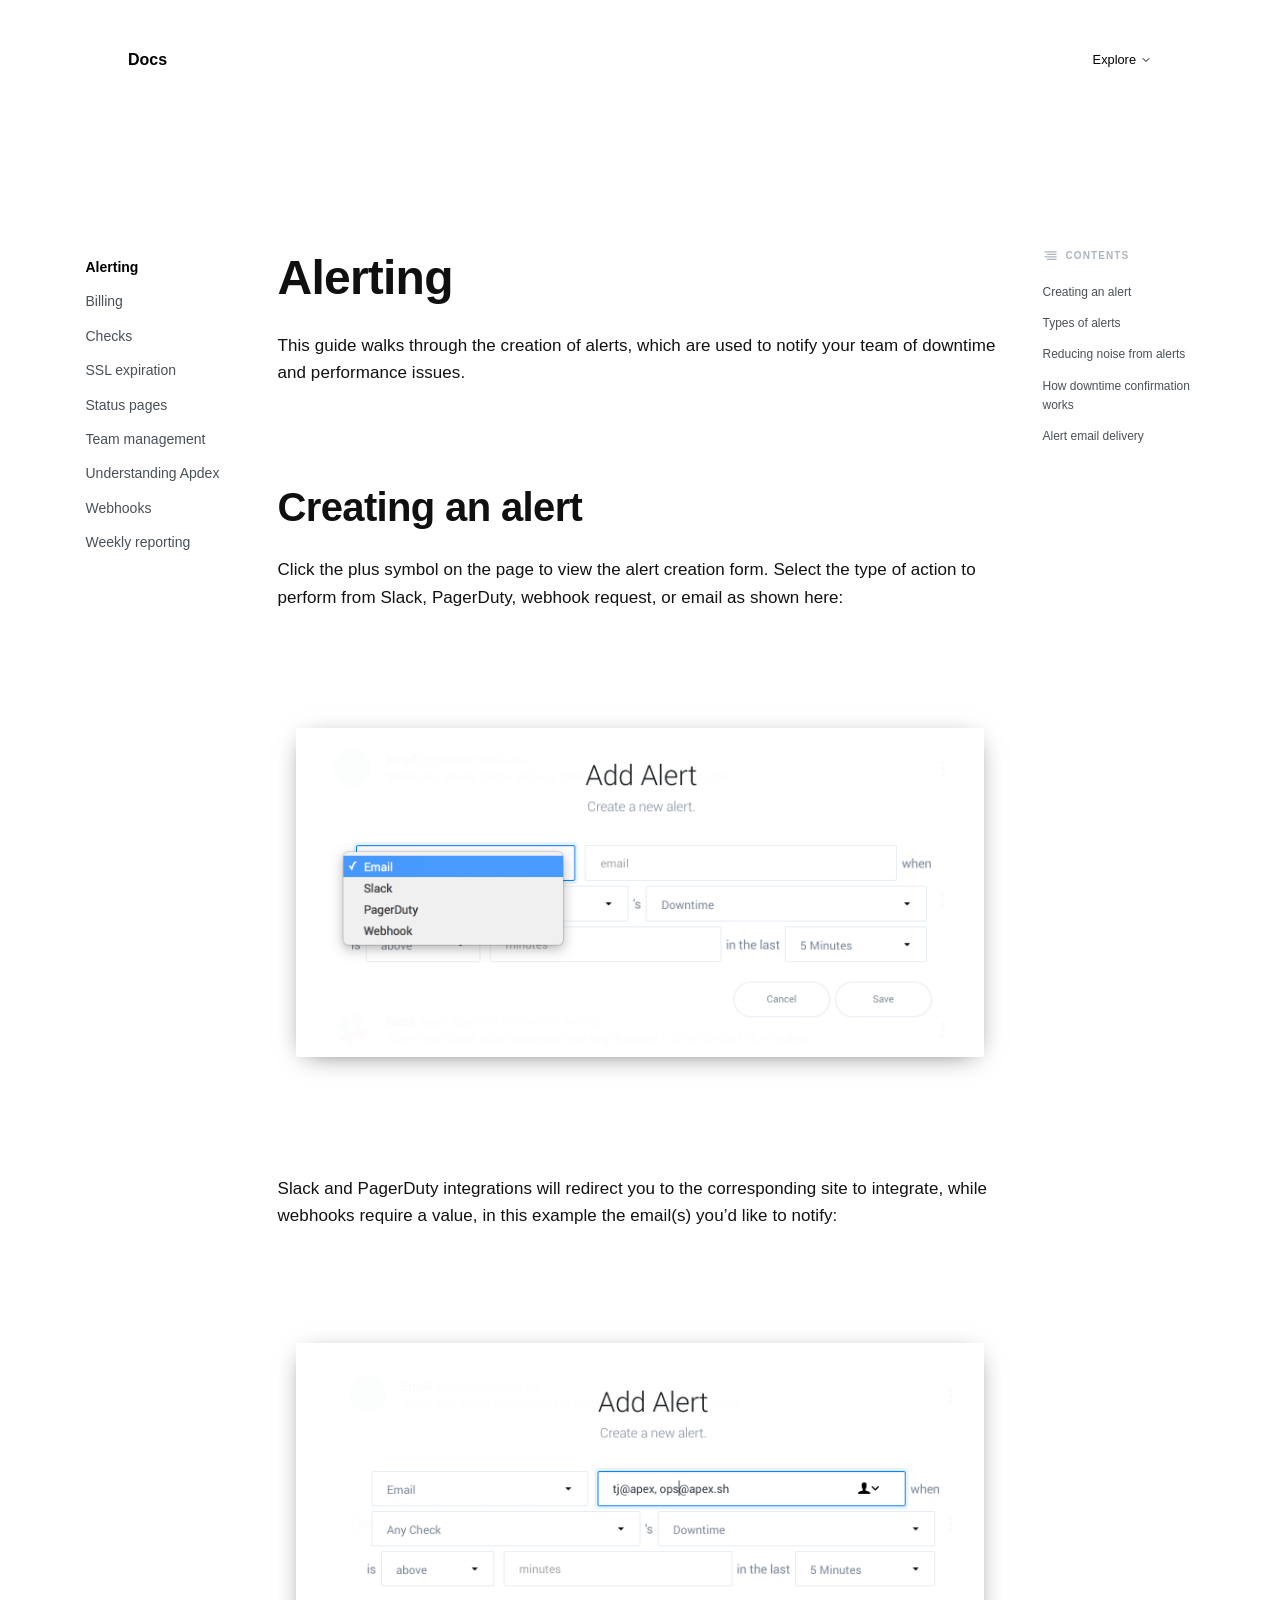
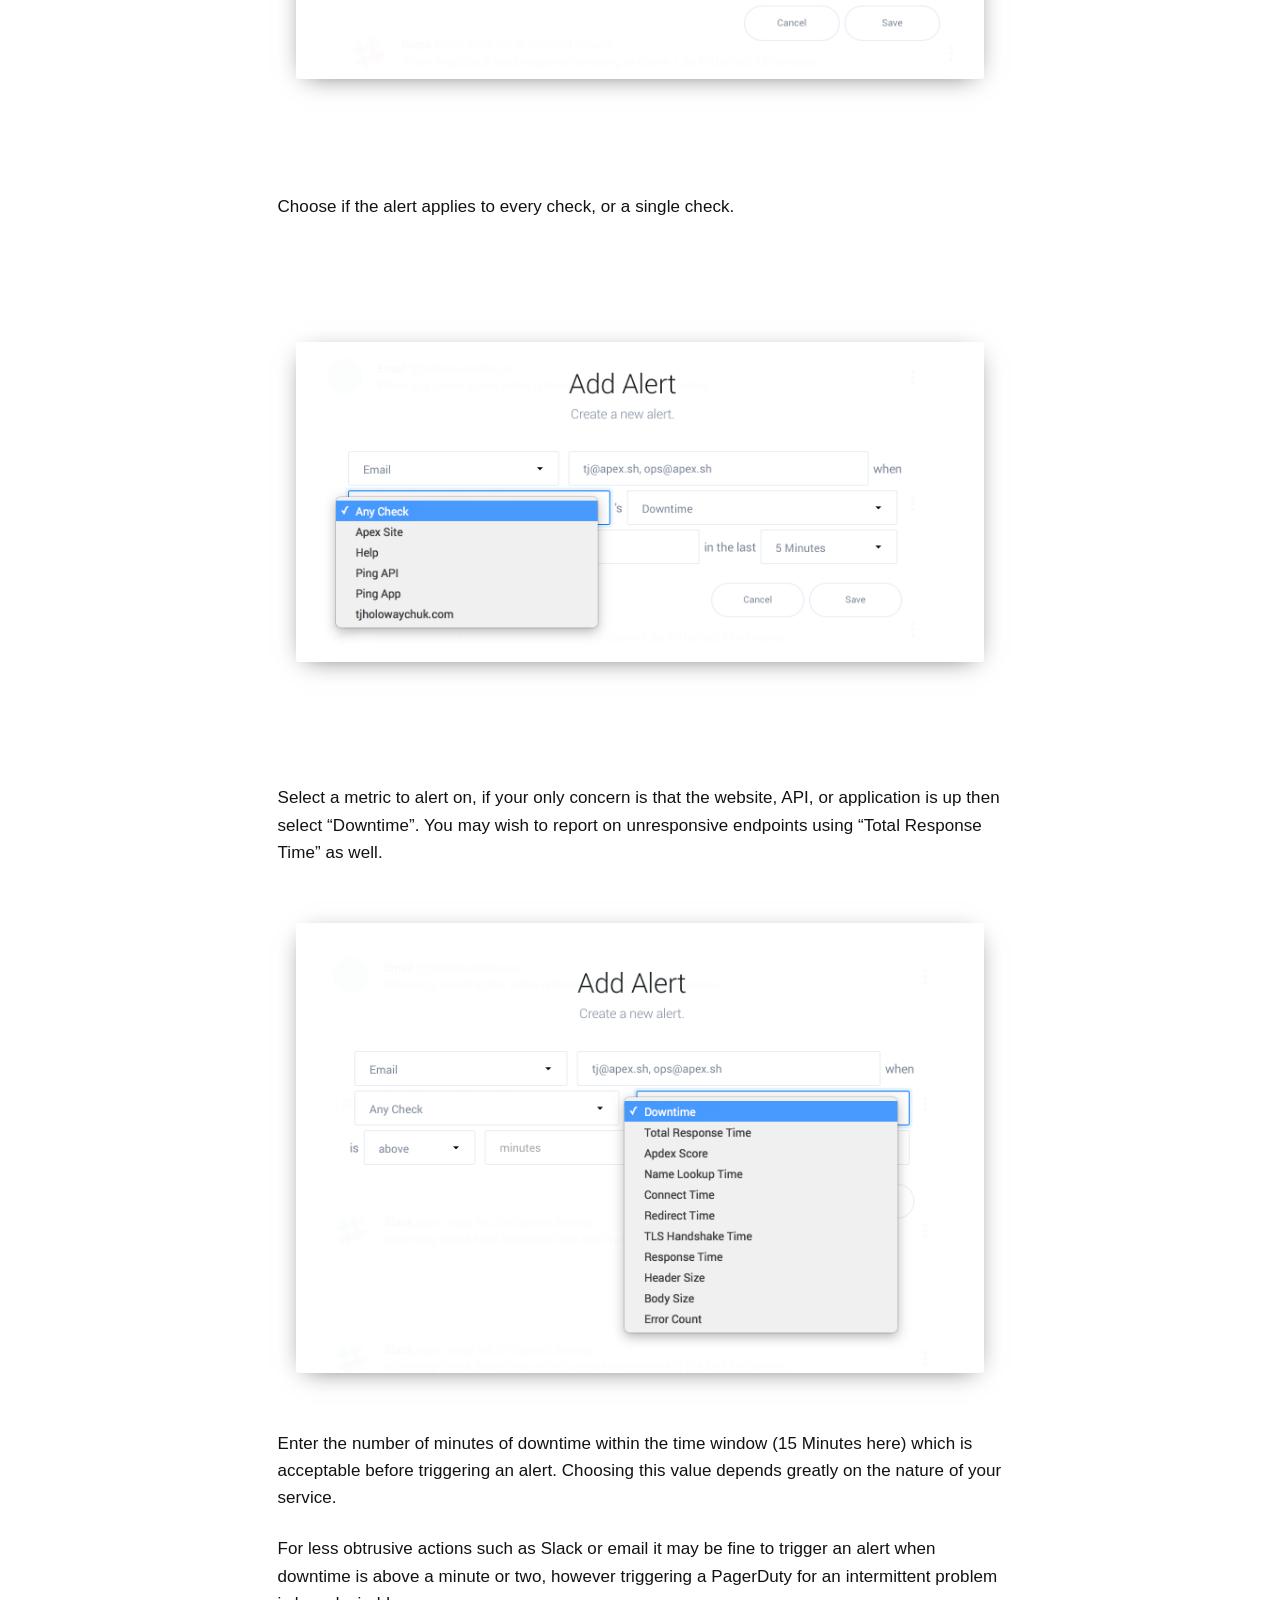
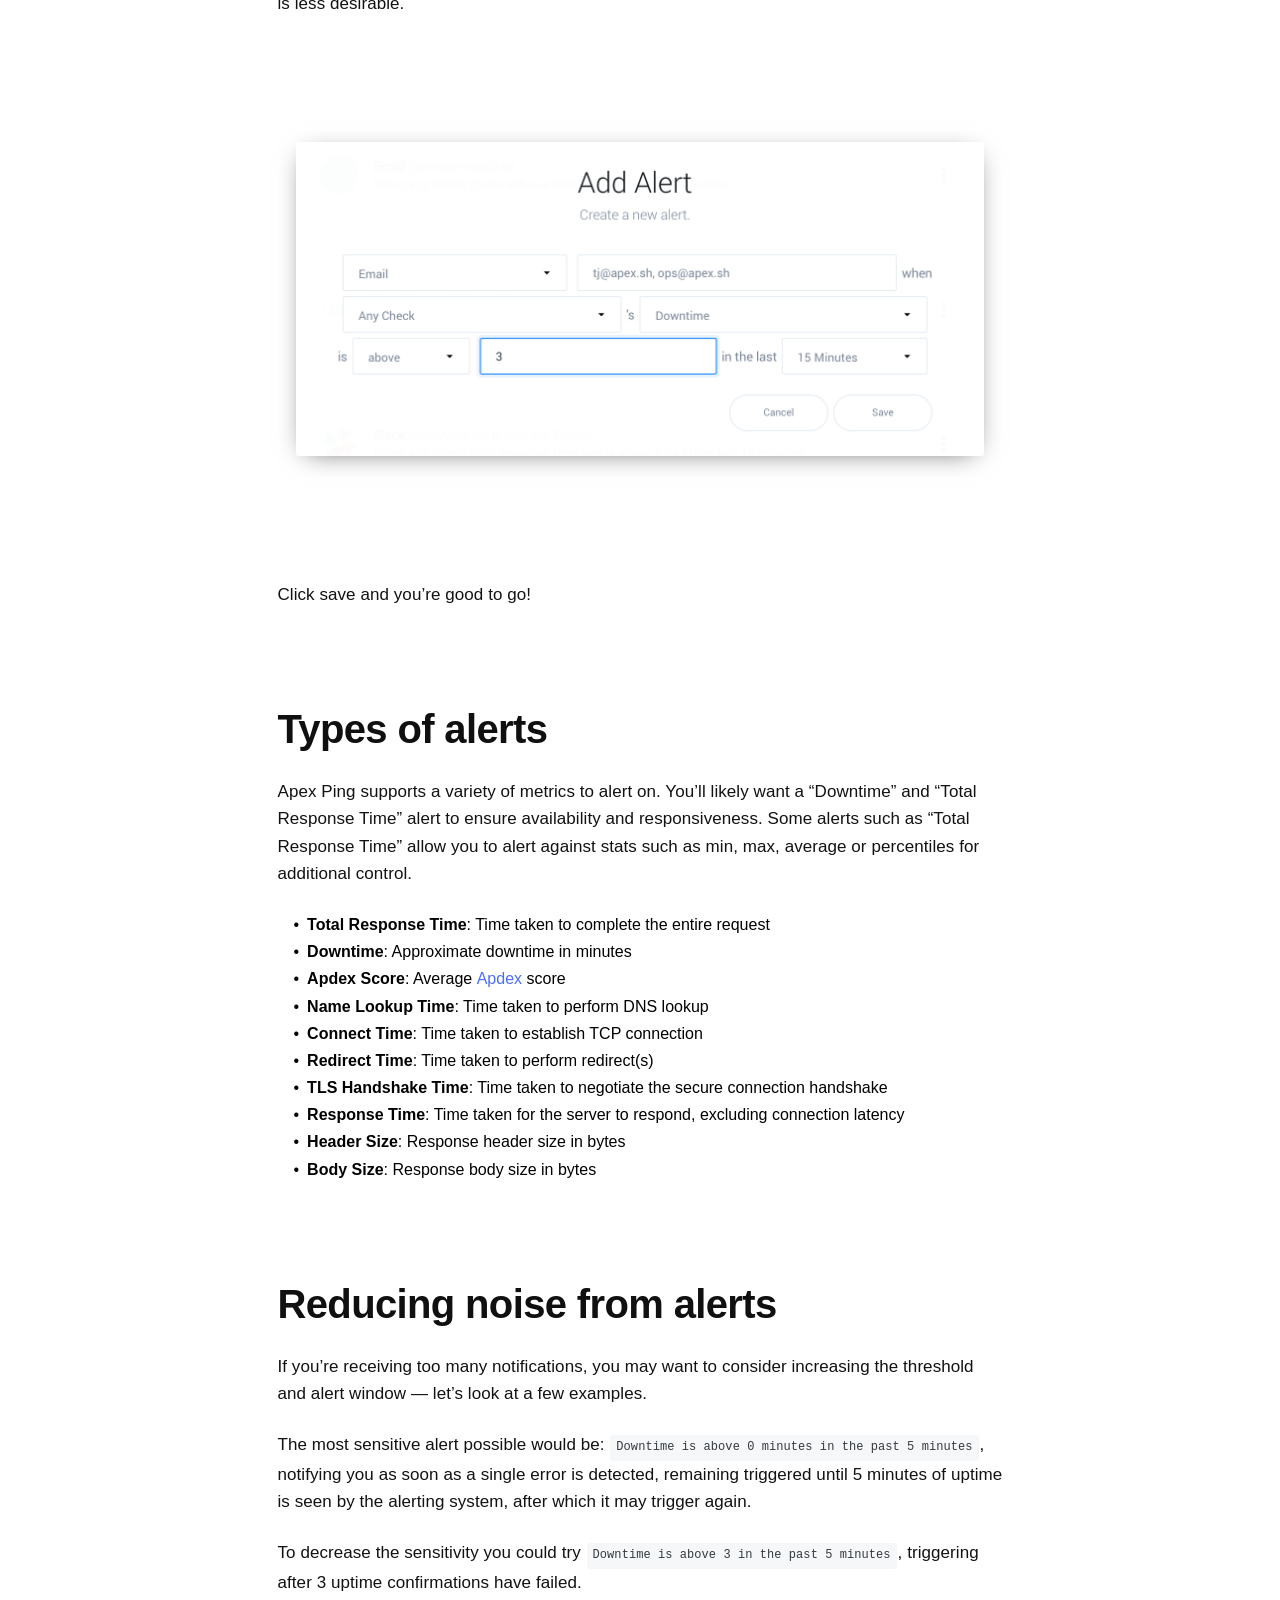
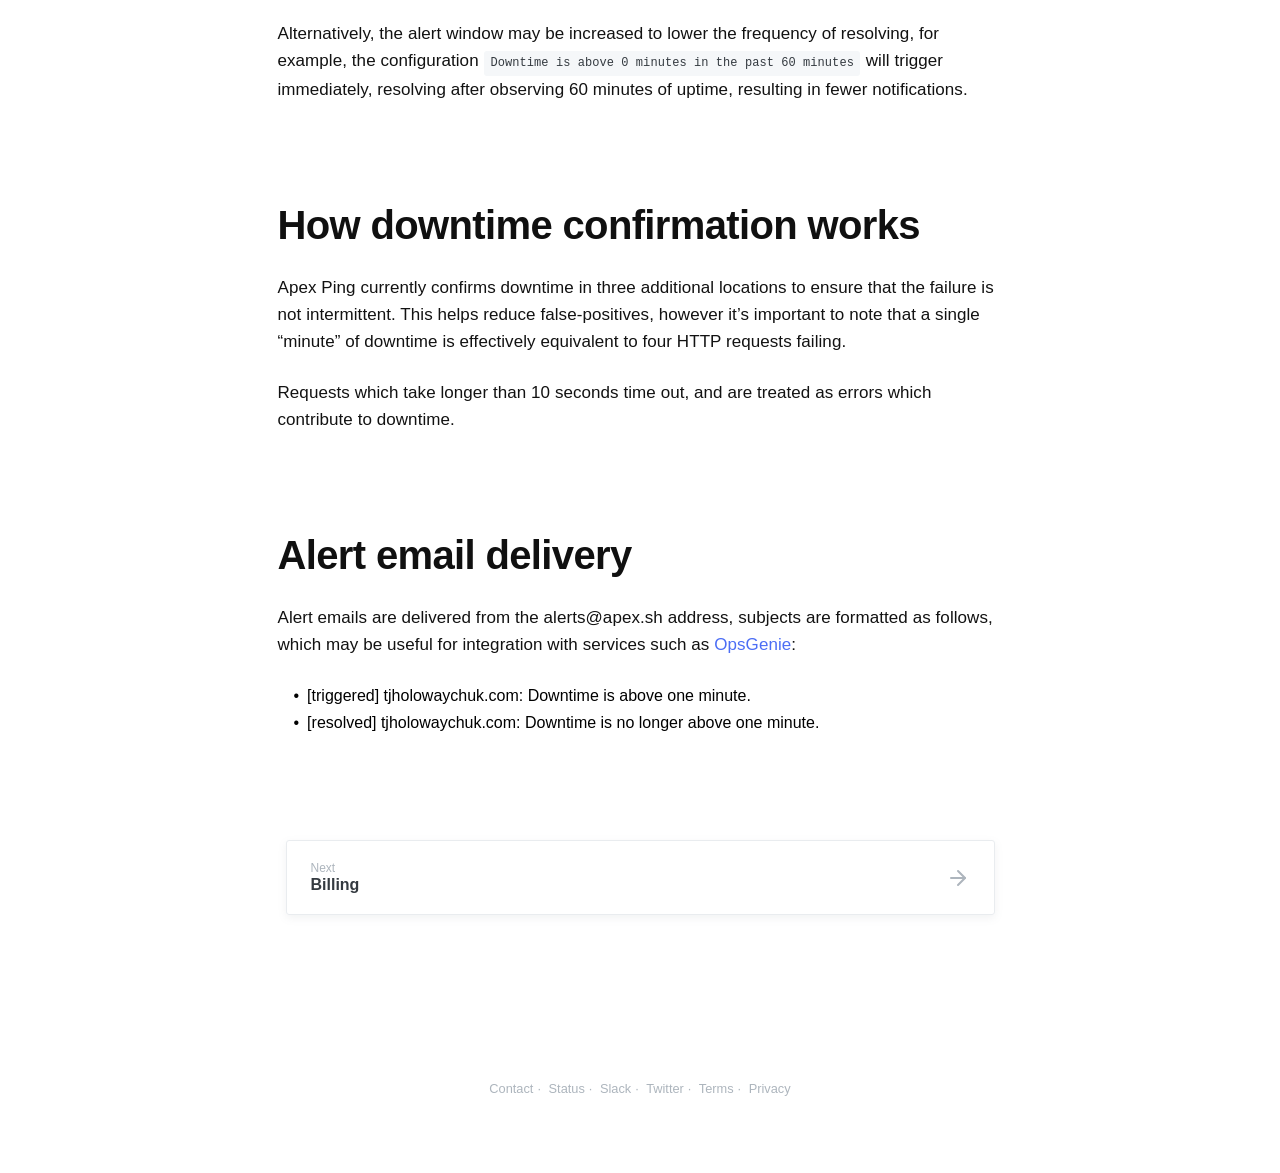
<file: Document/Alerting — Documentation.html>
<!DOCTYPE html>
<!-- saved from url=(0026)https://apex.sh/docs/ping/ -->
<html><head><meta http-equiv="Content-Type" content="text/html; charset=UTF-8">
  <title>Alerting — Documentation</title>
  
    <meta name="description" content="Create alerts to receive notifications for downtime and performance issues.">
  

  
  
  <meta property="og:title" content="Apex Software">
  <meta property="og:url" content="https://apex.shalerts/">
  <meta property="og:description" content="Beautiful software solutions for monitoring, deploying, and operating websites, applications and APIs.">
  <meta property="og:image:type" content="image/png">
  <meta property="og:image:width" content="1998">
  <meta property="og:image:height" content="1894">
  <meta property="og:image" content="https://apex-software.imgix.net/apex/marketing/cards/dark-type.png?auto=format">

  
  <meta name="twitter:card" content="summary_large_image">
  <meta name="twitter:site" content="@tjholowaychuk">
  <meta name="twitter:title" content="Apex Software">
  <meta name="twitter:description" content="Beautiful software solutions for monitoring, deploying, and operating websites, applications and APIs.">
  <meta name="twitter:image" content="https://apex-software.imgix.net/apex/marketing/cards/dark-type.png?auto=format&amp;w=800&amp;dpr=2">

  
  
  
  <link href="https://apex.shalerts/" rel="canonical">
  <link rel="preconnect" href="https://apex-software.imgix.net/">

  
  <link rel="apple-touch-icon-precomposed" importance="low" sizes="57x57" href="https://apex-software.imgix.net/apex/site/favicons/light/196.png?w=57">
  <link rel="apple-touch-icon-precomposed" importance="low" sizes="114x114" href="https://apex-software.imgix.net/apex/site/favicons/light/196.png?w=114">
  <link rel="apple-touch-icon-precomposed" importance="low" sizes="72x72" href="https://apex-software.imgix.net/apex/site/favicons/light/196.png?w=72">
  <link rel="apple-touch-icon-precomposed" importance="low" sizes="144x144" href="https://apex-software.imgix.net/apex/site/favicons/light/196.png?w=144">
  <link rel="apple-touch-icon-precomposed" importance="low" sizes="60x60" href="https://apex-software.imgix.net/apex/site/favicons/light/196.png?w=60">
  <link rel="apple-touch-icon-precomposed" importance="low" sizes="120x120" href="https://apex-software.imgix.net/apex/site/favicons/light/196.png?w=120">
  <link rel="apple-touch-icon-precomposed" importance="low" sizes="76x76" href="https://apex-software.imgix.net/apex/site/favicons/light/196.png?w=76">
  <link rel="apple-touch-icon-precomposed" importance="low" sizes="152x152" href="https://apex-software.imgix.net/apex/site/favicons/light/196.png?w=152">
  <link rel="icon" type="image/png" href="https://apex-software.imgix.net/apex/site/favicons/light/196.png?w=196" importance="low" sizes="196x196">
  <link rel="icon" type="image/png" href="https://apex-software.imgix.net/apex/site/favicons/light/196.png?w=96" importance="low" sizes="96x96">
  <link rel="icon" type="image/png" href="https://apex-software.imgix.net/apex/site/favicons/light/32.png" importance="low" sizes="32x32">
  <link rel="icon" type="image/png" href="https://apex-software.imgix.net/apex/site/favicons/light/16.png" importance="low" sizes="16x16">
  <link rel="icon" type="image/png" href="https://apex-software.imgix.net/apex/site/favicons/light/196.png?w=128" importance="low" sizes="128x128">

  
  <meta name="viewport" content="width=device-width, initial-scale=1.0, maximum-scale=1.0, user-scalable=no">

  
  <link rel="stylesheet" type="text/css" href="./Alerting — Documentation_files/index.css">

<link rel="prefetch"></head>

<body>
  <header>
    <div class="Logo">Docs</div>
    
<div class="Menu" onclick="">Explore
    <svg xmlns="http://www.w3.org/2000/svg" width="24" height="24" viewBox="0 0 24 24" fill="none" stroke="currentColor" stroke-width="2" stroke-linecap="round" stroke-linejoin="round" class="icon">
      <polyline points="6 9 12 15 18 9"></polyline>
    </svg>
    <div class="content">
      <div class="container">
        <div class="products">
          <ul>
            <li><a href="https://apex.sh/ping/"><span class="name">Ping</span><span class="description">Uptime and performance
                  monitoring.</span></a></li>
            <li><a href="https://apex.sh/logs/"><span class="name">Logs</span><span class="description">Structured log management at scale.</span></a></li>
            <li><a href="https://apex.sh/up/"><span class="name">Up</span><span class="description">Serverless applications and
                  APIs.</span></a></li>
          </ul>
        </div>
        <div class="links">
          <ul>
            <li><a href="https://apex.sh/">Home</a></li>
            
              <li><a href="https://apex.sh/docs/">Documentation</a></li>
            
            <li><a href="mailto:hello@apex.sh">Support</a></li>
            <li><a href="https://apex.sh/blog/">Blog</a></li>
          </ul>
        </div>
      </div>
    </div>
  </div>

  </header>

  <div class="mb-30">
    <div class="Documentation">
      <div class="doc-nav">
        
  <div class="Navigation left large">
    
    
    
      
      
      
        
      
      
        
          <a href="https://apex.sh/docs/ping/" class="expandable item active">Alerting</a>
        
      
    
      
      
      
      
        
          <a href="https://apex.sh/docs/ping/billing/" class="expandable item">
            <span>Billing</span>
          </a>
        
      
    
      
      
      
      
        
          <a href="https://apex.sh/docs/ping/monitoring/" class="expandable item">
            <span>Checks</span>
          </a>
        
      
    
      
      
      
      
        
          <a href="https://apex.sh/docs/ping/ssl/" class="expandable item">
            <span>SSL expiration</span>
          </a>
        
      
    
      
      
      
      
        
          <a href="https://apex.sh/docs/ping/status-pages/" class="expandable item">
            <span>Status pages</span>
          </a>
        
      
    
      
      
      
      
        
          <a href="https://apex.sh/docs/ping/teams/" class="expandable item">
            <span>Team management</span>
          </a>
        
      
    
      
      
      
      
        
          <a href="https://apex.sh/docs/ping/apdex/" class="expandable item">
            <span>Understanding Apdex</span>
          </a>
        
      
    
      
      
      
      
        
          <a href="https://apex.sh/docs/ping/webhooks/" class="expandable item">
            <span>Webhooks</span>
          </a>
        
      
    
      
      
      
      
        
          <a href="https://apex.sh/docs/ping/reporting/" class="expandable item">
            <span>Weekly reporting</span>
          </a>
        
      
    
  </div>

      </div>

      <div class="content">
        <h1 class="Heading">Alerting</h1>
        <div class="Markdown">
          <p>This guide walks through the creation of alerts, which are used to notify your team of downtime and performance issues.</p>

<h2 class="Heading"><a class="Anchor" aria-hidden="true" id="creating_an_alert" href="https://apex.sh/docs/ping/#creating_an_alert">
	<svg xmlns="http://www.w3.org/2000/svg" aria-hidden="true" width="16" height="16" viewBox="0 0 24 24" fill="none" stroke="currentColor" stroke-width="2" stroke-linecap="round" stroke-linejoin="round" class="feather feather-link"><path d="M10 13a5 5 0 0 0 7.54.54l3-3a5 5 0 0 0-7.07-7.07l-1.72 1.71"></path><path d="M14 11a5 5 0 0 0-7.54-.54l-3 3a5 5 0 0 0 7.07 7.07l1.71-1.71"></path></svg>
</a>Creating an alert</h2>

<p>Click the plus symbol on the page to view the alert creation form. Select the type of action to perform from Slack, PagerDuty, webhook request, or email as shown here:</p>

<div class="Image">
  <img alt="Alert actions" src="./Alerting — Documentation_files/action.png">
</div>

<p>Slack and PagerDuty integrations will redirect you to the corresponding site to integrate, while webhooks require a value, in this example the email(s) you’d like to notify:</p>

<div class="Image">
  <img alt="Multiple emails" src="./Alerting — Documentation_files/emails.png">
</div>

<p>Choose if the alert applies to every check, or a single check.</p>

<div class="Image">
  <img alt="Check selection" src="./Alerting — Documentation_files/checklist.png">
</div>

<p>Select a metric to alert on, if your only concern is that the website, API, or application is up then select “Downtime”. You may wish to report on unresponsive endpoints using “Total Response Time” as well.</p>

<div class="Image">
  <img alt="Downtime and response time metrics" src="./Alerting — Documentation_files/metric.png">
</div>

<p>Enter the number of minutes of downtime within the time window (15 Minutes here) which is acceptable before triggering an alert. Choosing this value depends greatly on the nature of your service.</p>

<p>For less obtrusive actions such as Slack or email it may be fine to trigger an alert when downtime is above a minute or two, however triggering a PagerDuty for an intermittent problem is less desirable.</p>

<div class="Image">
  <img alt="Downtime configuration" src="./Alerting — Documentation_files/value.png">
</div>

<p>Click save and you’re good to go!</p>

<h2 class="Heading"><a class="Anchor" aria-hidden="true" id="types_of_alerts" href="https://apex.sh/docs/ping/#types_of_alerts">
	<svg xmlns="http://www.w3.org/2000/svg" aria-hidden="true" width="16" height="16" viewBox="0 0 24 24" fill="none" stroke="currentColor" stroke-width="2" stroke-linecap="round" stroke-linejoin="round" class="feather feather-link"><path d="M10 13a5 5 0 0 0 7.54.54l3-3a5 5 0 0 0-7.07-7.07l-1.72 1.71"></path><path d="M14 11a5 5 0 0 0-7.54-.54l-3 3a5 5 0 0 0 7.07 7.07l1.71-1.71"></path></svg>
</a>Types of alerts</h2>

<p>Apex Ping supports a variety of metrics to alert on. You’ll likely want a “Downtime” and “Total Response Time” alert to ensure availability and responsiveness. Some alerts such as “Total Response Time” allow you to alert against stats such as min, max, average or percentiles for additional control.</p>

<ul>
<li><strong>Total Response Time</strong>: Time taken to complete the entire request</li>
<li><strong>Downtime</strong>: Approximate downtime in minutes</li>
<li><strong>Apdex Score</strong>: Average <a href="https://en.wikipedia.org/wiki/Apdex">Apdex</a> score</li>
<li><strong>Name Lookup Time</strong>: Time taken to perform DNS lookup</li>
<li><strong>Connect Time</strong>: Time taken to establish TCP connection</li>
<li><strong>Redirect Time</strong>: Time taken to perform redirect(s)</li>
<li><strong>TLS Handshake Time</strong>: Time taken to negotiate the secure connection handshake</li>
<li><strong>Response Time</strong>: Time taken for the server to respond, excluding connection latency</li>
<li><strong>Header Size</strong>: Response header size in bytes</li>
<li><strong>Body Size</strong>: Response body size in bytes</li>
</ul>

<h2 class="Heading"><a class="Anchor" aria-hidden="true" id="reducing_noise_from_alerts" href="https://apex.sh/docs/ping/#reducing_noise_from_alerts">
	<svg xmlns="http://www.w3.org/2000/svg" aria-hidden="true" width="16" height="16" viewBox="0 0 24 24" fill="none" stroke="currentColor" stroke-width="2" stroke-linecap="round" stroke-linejoin="round" class="feather feather-link"><path d="M10 13a5 5 0 0 0 7.54.54l3-3a5 5 0 0 0-7.07-7.07l-1.72 1.71"></path><path d="M14 11a5 5 0 0 0-7.54-.54l-3 3a5 5 0 0 0 7.07 7.07l1.71-1.71"></path></svg>
</a>Reducing noise from alerts</h2>

<p>If you’re receiving too many notifications, you may want to consider increasing the threshold and alert window — let’s look at a few examples.</p>

<p>The most sensitive alert possible would be: <code>Downtime is above 0 minutes in the past 5 minutes</code>, notifying you as soon as a single error is detected, remaining triggered until 5 minutes of uptime is seen by the alerting system, after which it may trigger again.</p>

<p>To decrease the sensitivity you could try <code>Downtime is above 3 in the past 5 minutes</code>, triggering after 3 uptime confirmations have failed.</p>

<p>Alternatively, the alert window may be increased to lower the frequency of resolving, for example, the configuration <code>Downtime is above 0 minutes in the past 60 minutes</code> will trigger immediately, resolving after observing 60 minutes of uptime, resulting in fewer notifications.</p>

<h2 class="Heading"><a class="Anchor" aria-hidden="true" id="how_downtime_confirmation_works" href="https://apex.sh/docs/ping/#how_downtime_confirmation_works">
	<svg xmlns="http://www.w3.org/2000/svg" aria-hidden="true" width="16" height="16" viewBox="0 0 24 24" fill="none" stroke="currentColor" stroke-width="2" stroke-linecap="round" stroke-linejoin="round" class="feather feather-link"><path d="M10 13a5 5 0 0 0 7.54.54l3-3a5 5 0 0 0-7.07-7.07l-1.72 1.71"></path><path d="M14 11a5 5 0 0 0-7.54-.54l-3 3a5 5 0 0 0 7.07 7.07l1.71-1.71"></path></svg>
</a>How downtime confirmation works</h2>

<p>Apex Ping currently confirms downtime in three additional locations to ensure that the failure is not intermittent. This helps reduce false-positives, however it’s important to note that a single “minute” of downtime is effectively equivalent to four HTTP requests failing.</p>

<p>Requests which take longer than 10 seconds time out, and are treated as errors which contribute to downtime.</p>

<h2 class="Heading"><a class="Anchor" aria-hidden="true" id="alert_email_delivery" href="https://apex.sh/docs/ping/#alert_email_delivery">
	<svg xmlns="http://www.w3.org/2000/svg" aria-hidden="true" width="16" height="16" viewBox="0 0 24 24" fill="none" stroke="currentColor" stroke-width="2" stroke-linecap="round" stroke-linejoin="round" class="feather feather-link"><path d="M10 13a5 5 0 0 0 7.54.54l3-3a5 5 0 0 0-7.07-7.07l-1.72 1.71"></path><path d="M14 11a5 5 0 0 0-7.54-.54l-3 3a5 5 0 0 0 7.07 7.07l1.71-1.71"></path></svg>
</a>Alert email delivery</h2>

<p>Alert emails are delivered from the alerts@apex.sh address, subjects are formatted as follows, which may be useful for integration with services such as <a href="https://www.opsgenie.com/">OpsGenie</a>:</p>

<ul>
<li>[triggered] tjholowaychuk.com: Downtime is above one minute.</li>
<li>[resolved] tjholowaychuk.com: Downtime is no longer above one minute.</li>
</ul>

        </div>

        <div class="flex mt-24">
          

          
            <a class="PageLink next" href="https://apex.sh/docs/ping/billing/">
              <svg xmlns="http://www.w3.org/2000/svg" width="24" height="24" viewBox="0 0 24 24" fill="none" stroke="currentColor" stroke-width="2" stroke-linecap="round" stroke-linejoin="round" class="icon"><line x1="5" y1="12" x2="19" y2="12"></line><polyline points="12 5 19 12 12 19"></polyline></svg>
              <div class="info">
                <div class="direction">Next</div>
                <div class="name">Billing</div>
              </div>
            </a>
          
        </div>
      </div>

      <div class="page-nav">
        
  <div class="Navigation right small">
    <div class="contents">
      <svg preserveAspectRatio="xMidYMid meet" height="1em" width="1em" fill="none" xmlns="http://www.w3.org/2000/svg" viewBox="0 0 24 24" stroke-width="2" stroke-linecap="round" stroke-linejoin="round" stroke="currentColor" class="icon"><g><line x1="21" y1="10" x2="7" y2="10"></line><line x1="21" y1="6" x2="3" y2="6"></line><line x1="21" y1="14" x2="3" y2="14"></line><line x1="21" y1="18" x2="7" y2="18"></line></g></svg>
      <span>contents</span>
    </div>
    
    
    
      
      
      
        
      
      
        
          
            <a class="item" href="https://apex.sh/docs/ping/#creating_an_alert">
	
Creating an alert</a>
          
            <a class="item" href="https://apex.sh/docs/ping/#types_of_alerts">
	
Types of alerts</a>
          
            <a class="item" href="https://apex.sh/docs/ping/#reducing_noise_from_alerts">
	
Reducing noise from alerts</a>
          
            <a class="item" href="https://apex.sh/docs/ping/#how_downtime_confirmation_works">
	
How downtime confirmation works</a>
          
            <a class="item" href="https://apex.sh/docs/ping/#alert_email_delivery">
	
Alert email delivery</a>
          
        
      
    
      
      
      
      
        
      
    
      
      
      
      
        
      
    
      
      
      
      
        
      
    
      
      
      
      
        
      
    
      
      
      
      
        
      
    
      
      
      
      
        
      
    
      
      
      
      
        
      
    
      
      
      
      
        
      
    
  </div>

      </div>
    </div>

    
<footer>
  <a href="mailto:hello@apex.sh">Contact</a>
  <a href="http://status.apex.sh/">Status</a>
  <a href="https://chat.apex.sh/">Slack</a>
  <a href="https://twitter.com/tjholowaychuk">Twitter</a>
  <a href="https://apex.sh/terms/">Terms</a>
  <a href="https://apex.sh/privacy/">Privacy</a>
</footer>

  </div>

  
  <script importance="low" src="./Alerting — Documentation_files/index.js.下载"></script>


</body></html>
</file>
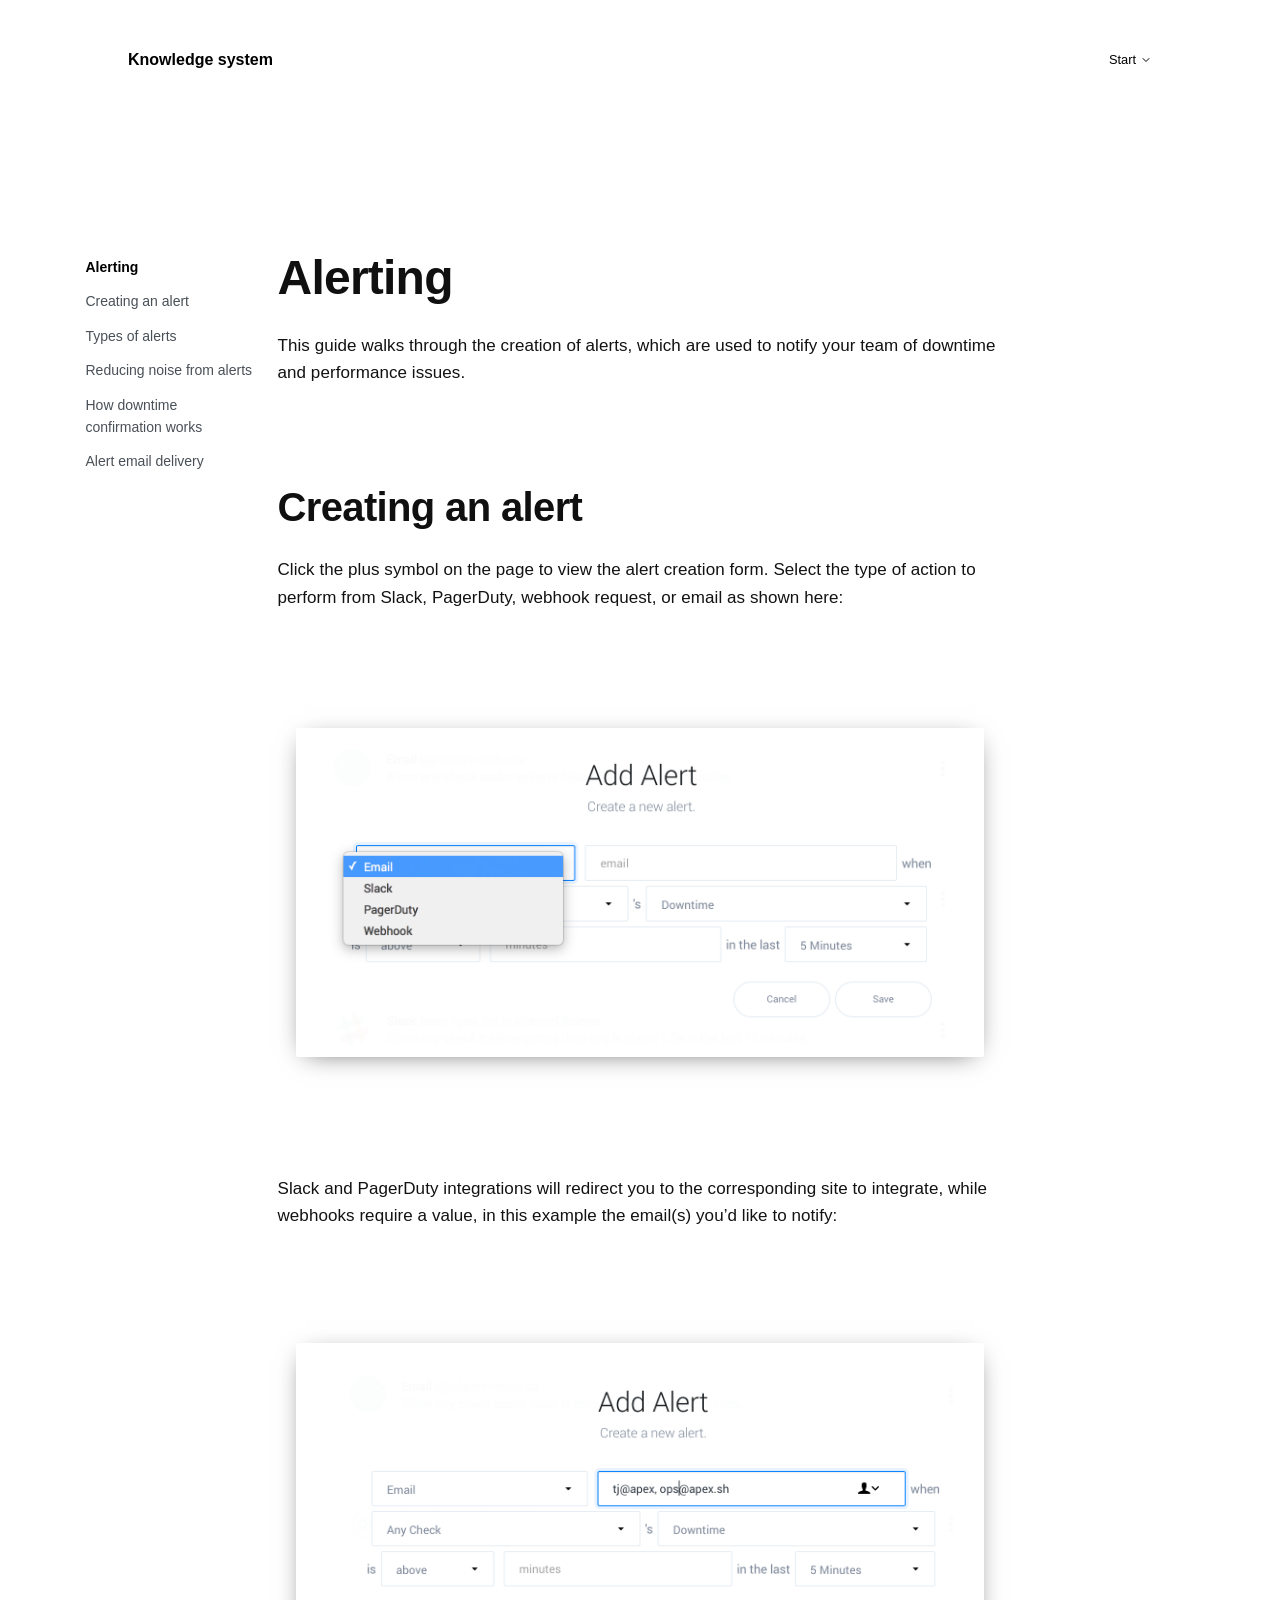
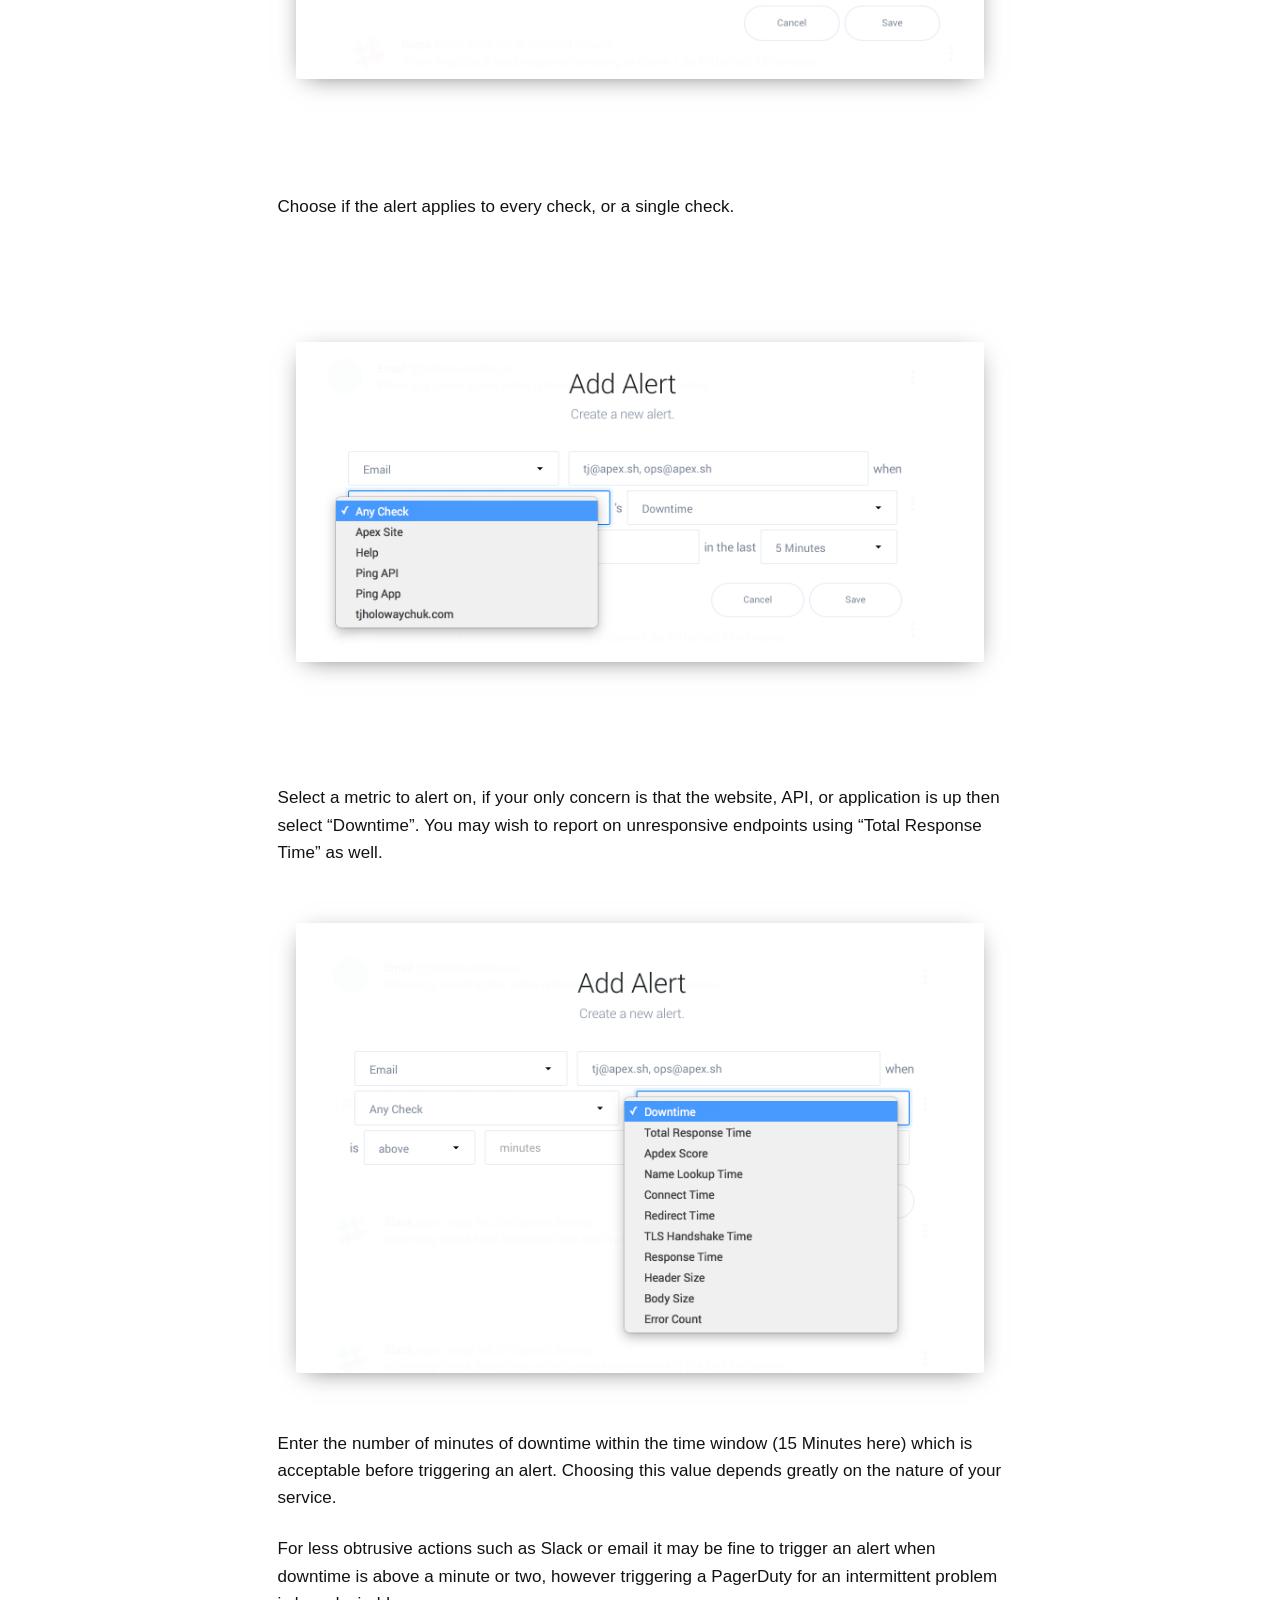
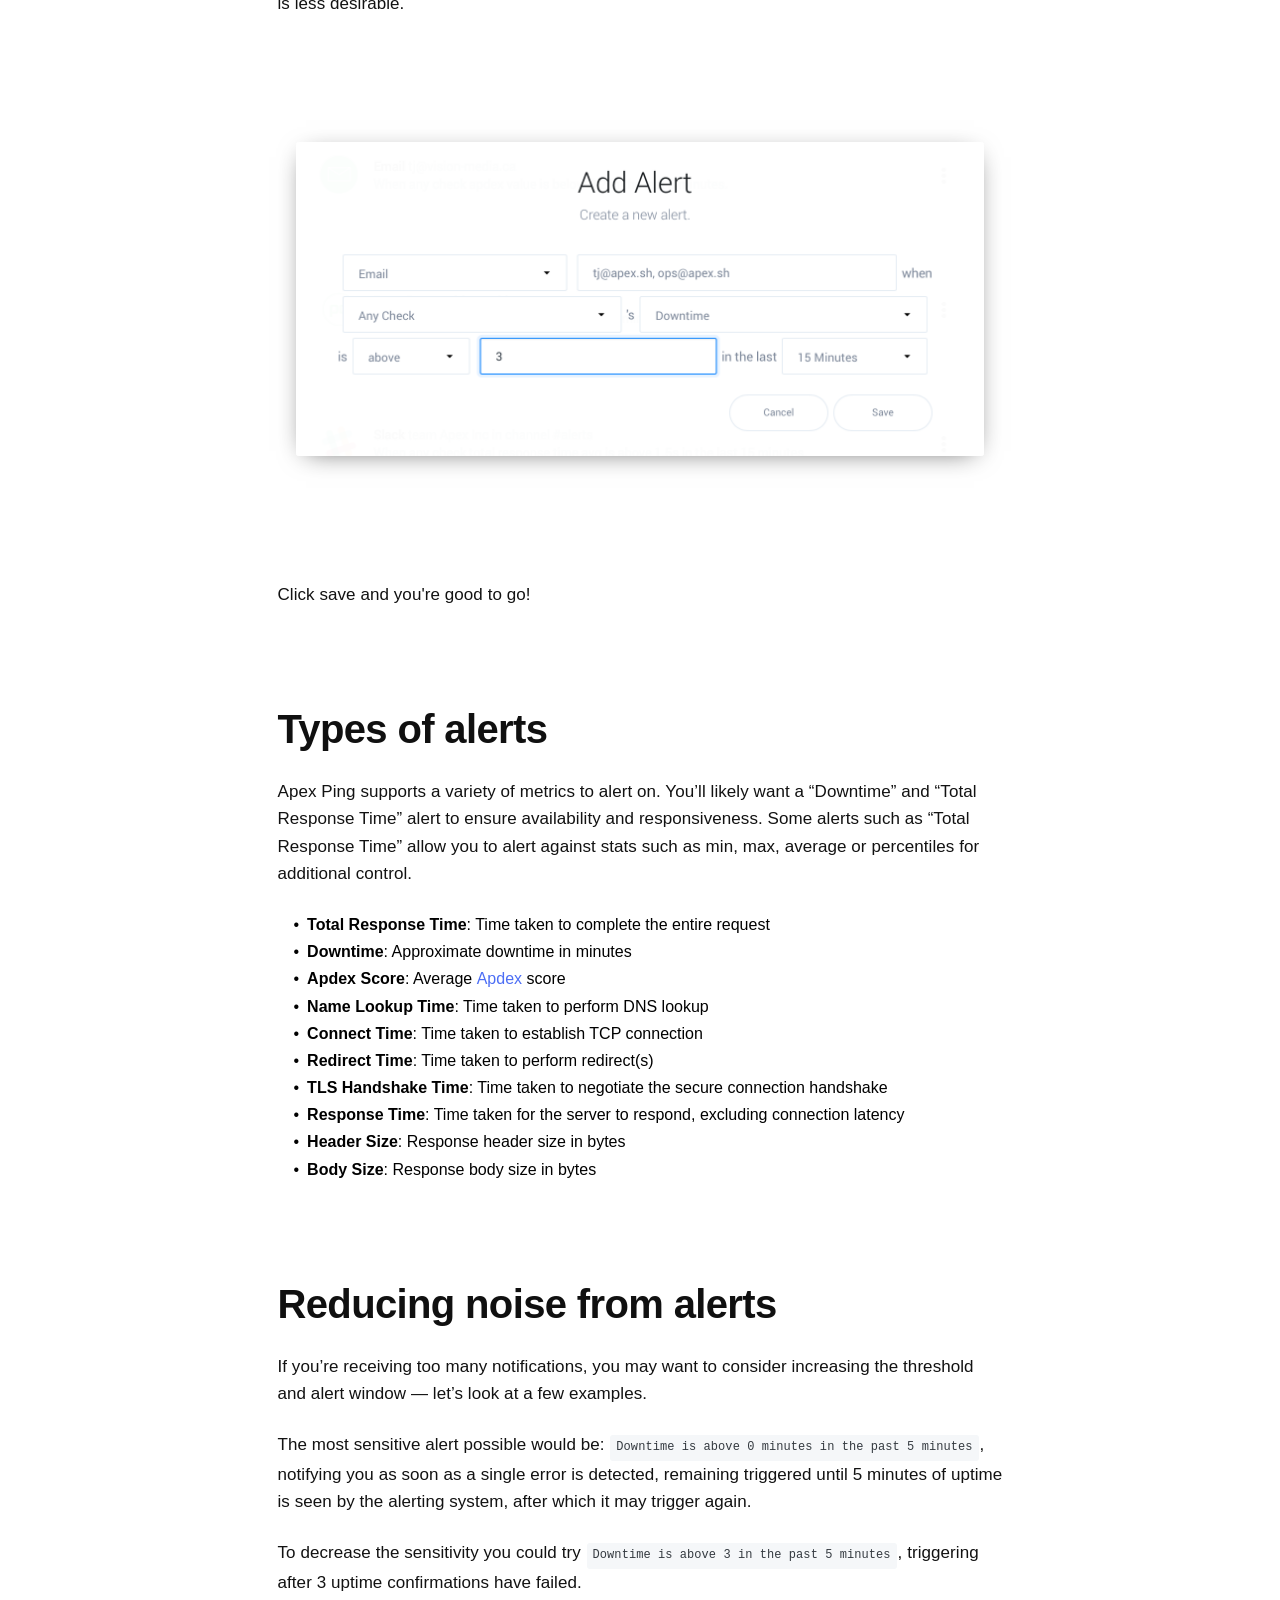
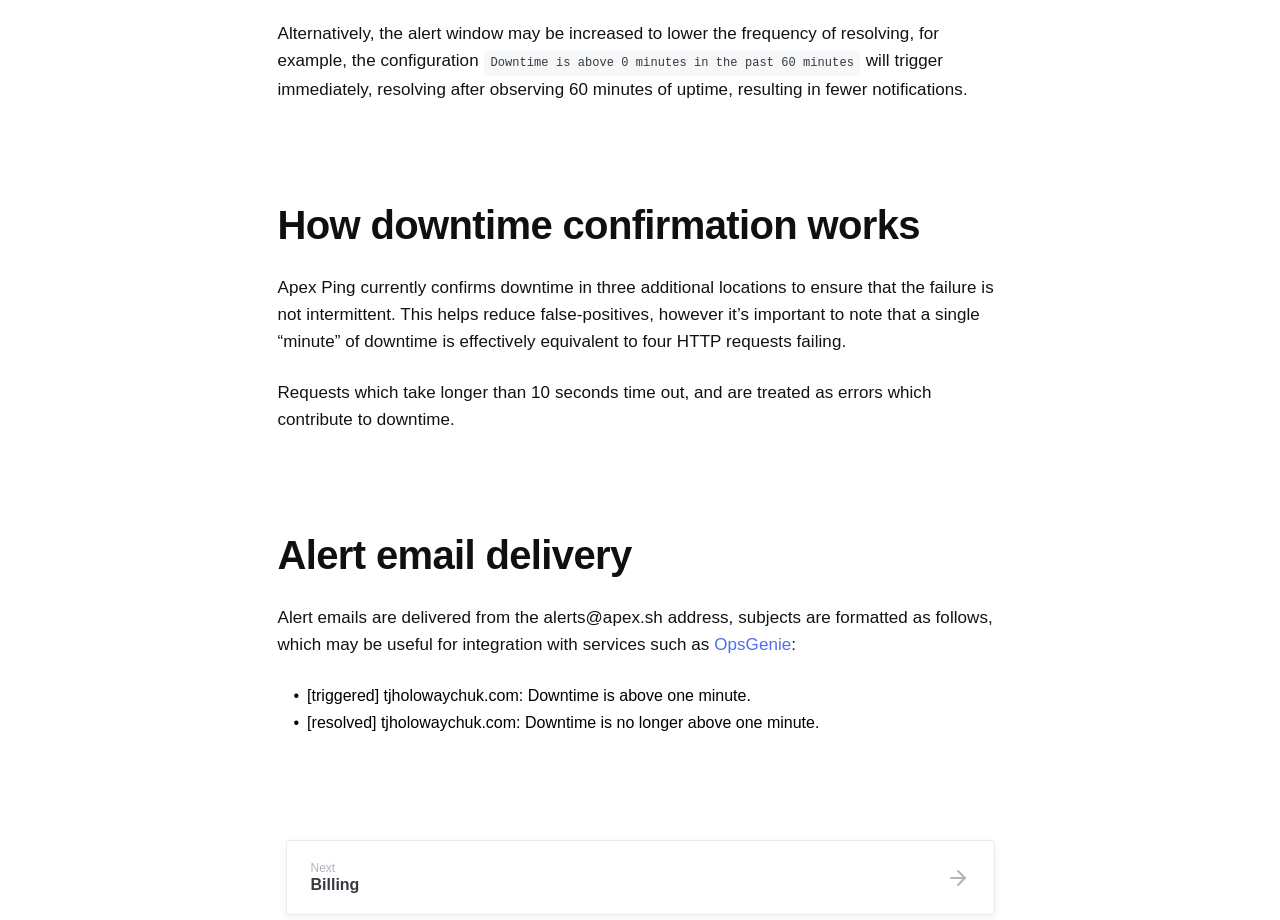
<file: Document/Knowledge system.html>
<!DOCTYPE html>
<html>

<head>
  <meta http-equiv="Content-Type" content="text/html; charset=UTF-8">
  <title>Knowledge system</title>

  <meta name="description" content="Create alerts to receive notifications for downtime and performance issues.">

  <meta property="og:title" content="Apex Software">
  <meta property="og:url" content="https://apex.shalerts/">
  <meta property="og:description"
    content="Beautiful software solutions for monitoring, deploying, and operating websites, applications and APIs.">
  <meta property="og:image:type" content="image/png">
  <meta property="og:image:width" content="1998">
  <meta property="og:image:height" content="1894">
  <meta property="og:image" content="https://apex-software.imgix.net/apex/marketing/cards/dark-type.png?auto=format">

  <meta name="twitter:card" content="summary_large_image">
  <meta name="twitter:site" content="@tjholowaychuk">
  <meta name="twitter:title" content="Apex Software">
  <meta name="twitter:description"
    content="Beautiful software solutions for monitoring, deploying, and operating websites, applications and APIs.">
  <meta name="twitter:image"
    content="https://apex-software.imgix.net/apex/marketing/cards/dark-type.png?auto=format&amp;w=800&amp;dpr=2">

  <link href="https://apex.shalerts/" rel="canonical">
  <link rel="preconnect" href="https://apex-software.imgix.net/">

  <link rel="apple-touch-icon-precomposed" importance="low" sizes="57x57"
    href="https://apex-software.imgix.net/apex/site/favicons/light/196.png?w=57">
  <link rel="apple-touch-icon-precomposed" importance="low" sizes="114x114"
    href="https://apex-software.imgix.net/apex/site/favicons/light/196.png?w=114">
  <link rel="apple-touch-icon-precomposed" importance="low" sizes="72x72"
    href="https://apex-software.imgix.net/apex/site/favicons/light/196.png?w=72">
  <link rel="apple-touch-icon-precomposed" importance="low" sizes="144x144"
    href="https://apex-software.imgix.net/apex/site/favicons/light/196.png?w=144">
  <link rel="apple-touch-icon-precomposed" importance="low" sizes="60x60"
    href="https://apex-software.imgix.net/apex/site/favicons/light/196.png?w=60">
  <link rel="apple-touch-icon-precomposed" importance="low" sizes="120x120"
    href="https://apex-software.imgix.net/apex/site/favicons/light/196.png?w=120">
  <link rel="apple-touch-icon-precomposed" importance="low" sizes="76x76"
    href="https://apex-software.imgix.net/apex/site/favicons/light/196.png?w=76">
  <link rel="apple-touch-icon-precomposed" importance="low" sizes="152x152"
    href="https://apex-software.imgix.net/apex/site/favicons/light/196.png?w=152">
  <link rel="icon" type="image/png" href="https://apex-software.imgix.net/apex/site/favicons/light/196.png?w=196"
    importance="low" sizes="196x196">
  <link rel="icon" type="image/png" href="https://apex-software.imgix.net/apex/site/favicons/light/196.png?w=96"
    importance="low" sizes="96x96">
  <link rel="icon" type="image/png" href="https://apex-software.imgix.net/apex/site/favicons/light/32.png"
    importance="low" sizes="32x32">
  <link rel="icon" type="image/png" href="https://apex-software.imgix.net/apex/site/favicons/light/16.png"
    importance="low" sizes="16x16">
  <link rel="icon" type="image/png" href="https://apex-software.imgix.net/apex/site/favicons/light/196.png?w=128"
    importance="low" sizes="128x128">

  <meta name="viewport" content="width=device-width, initial-scale=1.0, maximum-scale=1.0, user-scalable=no">

  <link rel="stylesheet" type="text/css" href="share_asset/index.css">
  <link rel="prefetch">

  <script>
    function f(str) {
      var sub_menu = document.getElementById(str);
      // event.srcElement
      var dis_v = sub_menu.style.display;
      if (dis_v == "none")
        sub_menu.style.display = "block";
      else
        sub_menu.style.display = "none";
    }
    function fb() {
      var last_sub_menu;
      var sub_menu = document.getElementById("一");
      if (sub_menu != last_sub_menu) {
        sub_menu.style.fontFamily = "黑体";
        last_sub_menu.style.fontFamily = "not specified"
        last_sub_menu = sub_menu;
      }

    }
  </script>

</head>

<body>
  <header>
    <div class="Logo">Knowledge system</div>

    <div class="Menu" onclick>Start
      <svg xmlns="http://www.w3.org/2000/svg" width="24" height="24" viewBox="0 0 24 24" fill="none"
        stroke="currentColor" stroke-width="2" stroke-linecap="round" stroke-linejoin="round" class="icon">
        <polyline points="6 9 12 15 18 9"></polyline>
      </svg>
      <div class="content">
        <div class="container">
          <div>
          </div>
          <div class="products">
            <ul>
              <li><a href="../index.html"><span class="name">Home</span></a></li>
              <li><a href="../Document/index.html"><span class="name">Document</span></a></li>
              <li><a href="../Blog/index.html"><span class="name">Blog</span></a></li>
              <li><a href="../About me/index.html"><span class="name">About me</span></a></li>
            </ul>
          </div>
        </div>
      </div>
    </div>
  </header>

  <div class="mb-30">
    <div class="Documentation">
      <div class="doc-nav">
        <div class="Navigation left large a">
          <a href="#Alerting" class="expandable item active">Alerting</a>
          <a href="#Creating an alert" class="expandable item"><span>Creating an alert</span></a>
          <a href="#Types of alerts" class="expandable item"><span>Types of alerts</span></a>
          <a href="#Reducing noise from alerts" class="expandable item"><span>Reducing noise from alerts</span></a>
          <a href="#How downtime confirmation works" class="expandable item"><span>How downtime confirmation
              works</span></a>
          <a href="#Alert email delivery" class="expandable item"><span>Alert email delivery</span></a>
        </div>
      </div>

      <div class="content">
        <div class="Markdown">

          <h1 class="Heading" id="Alerting">Alerting</h1>
          <p>This guide walks through the creation of alerts, which are used to notify your team of downtime and
            performance issues.</p>


          <h2 class="Heading" id="Creating an alert">
            <a class="Anchor" aria-hidden="true" href="https://apex.sh/docs/ping/#creating_an_alert">
              <svg xmlns="http://www.w3.org/2000/svg" aria-hidden="true" width="16" height="16" viewBox="0 0 24 24"
                fill="none" stroke="currentColor" stroke-width="2" stroke-linecap="round" stroke-linejoin="round"
                class="feather feather-link">
                <path d="M10 13a5 5 0 0 0 7.54.54l3-3a5 5 0 0 0-7.07-7.07l-1.72 1.71"></path>
                <path d="M14 11a5 5 0 0 0-7.54-.54l-3 3a5 5 0 0 0 7.07 7.07l1.71-1.71"></path>
              </svg>
            </a>
            Creating an alert
          </h2>
          <p>Click the plus symbol on the page to view the alert creation
            form. Select the type of action to perform from Slack, PagerDuty,
            webhook request, or email as shown here:</p>
          <div class="Image">
            <img alt="Alert actions" src="../asset/Document/Knowledge system/action.png">
          </div>
          <p>Slack and PagerDuty integrations will redirect you to the
            corresponding site to integrate, while webhooks require a value,
            in this example the email(s) you’d like to notify:</p>
          <div class="Image">
            <img alt="Multiple emails" src="../asset/Document/Knowledge system/emails.png">
          </div>
          <p>Choose if the alert applies to every check, or a single
            check.</p>
          <div class="Image">
            <img alt="Check selection" src="../asset/Document/Knowledge system/checklist.png">
          </div>
          <p>Select a metric to alert on, if your only concern is that the
            website, API, or application is up then select “Downtime”. You may
            wish to report on unresponsive endpoints using “Total Response
            Time” as well.</p>
          <div class="Image">
            <img alt="Downtime and response time metrics" src="../asset/Document/Knowledge system/metric.png">
          </div>
          <p>Enter the number of minutes of downtime within the time window
            (15 Minutes here) which is acceptable before triggering an alert.
            Choosing this value depends greatly on the nature of your
            service.</p>
          <p>For less obtrusive actions such as Slack or email it may be fine
            to trigger an alert when downtime is above a minute or two,
            however triggering a PagerDuty for an intermittent problem is less
            desirable.</p>
          <div class="Image">
            <img alt="Downtime configuration" src="../asset/Document/Knowledge system/value.png">
          </div>
          <p>Click save and you're good to go!</p>




          <h2 class="Heading" id="Types of alerts">
            <a class="Anchor" aria-hidden="true" id="types_of_alerts" href="https://apex.sh/docs/ping/#types_of_alerts">
              <svg xmlns="http://www.w3.org/2000/svg" aria-hidden="true" width="16" height="16" viewBox="0 0 24 24"
                fill="none" stroke="currentColor" stroke-width="2" stroke-linecap="round" stroke-linejoin="round"
                class="feather feather-link">
                <path d="M10 13a5 5 0 0 0 7.54.54l3-3a5 5 0 0 0-7.07-7.07l-1.72 1.71"></path>
                <path d="M14 11a5 5 0 0 0-7.54-.54l-3 3a5 5 0 0 0 7.07 7.07l1.71-1.71"></path>
              </svg>
            </a>Types of alerts
          </h2>
          <p>Apex Ping supports a variety of metrics to alert on. You’ll
            likely want a “Downtime” and “Total Response Time” alert to ensure
            availability and responsiveness. Some alerts such as “Total
            Response Time” allow you to alert against stats such as min, max,
            average or percentiles for additional control.</p>
          <ul>
            <li><strong>Total Response Time</strong>: Time taken to complete
              the entire request</li>
            <li><strong>Downtime</strong>: Approximate downtime in
              minutes</li>
            <li><strong>Apdex Score</strong>: Average <a href="https://en.wikipedia.org/wiki/Apdex">Apdex</a>
              score</li>
            <li><strong>Name Lookup Time</strong>: Time taken to perform DNS
              lookup</li>
            <li><strong>Connect Time</strong>: Time taken to establish TCP
              connection</li>
            <li><strong>Redirect Time</strong>: Time taken to perform
              redirect(s)</li>
            <li><strong>TLS Handshake Time</strong>: Time taken to negotiate
              the secure connection handshake</li>
            <li><strong>Response Time</strong>: Time taken for the server to
              respond, excluding connection latency</li>
            <li><strong>Header Size</strong>: Response header size in
              bytes</li>
            <li><strong>Body Size</strong>: Response body size in bytes</li>
          </ul>




          <h2 class="Heading" id="Reducing noise from alerts">
            <a class="Anchor" aria-hidden="true" href="https://apex.sh/docs/ping/#reducing_noise_from_alerts">
              <svg xmlns="http://www.w3.org/2000/svg" aria-hidden="true" width="16" height="16" viewBox="0 0 24 24"
                fill="none" stroke="currentColor" stroke-width="2" stroke-linecap="round" stroke-linejoin="round"
                class="feather feather-link">
                <path d="M10 13a5 5 0 0 0 7.54.54l3-3a5 5 0 0 0-7.07-7.07l-1.72 1.71"></path>
                <path d="M14 11a5 5 0 0 0-7.54-.54l-3 3a5 5 0 0 0 7.07 7.07l1.71-1.71"></path>
              </svg>
            </a>Reducing noise from alerts
          </h2>

          <p>If you’re receiving too many notifications, you may want to
            consider increasing the threshold and alert window — let’s look at
            a few examples.</p>

          <p>The most sensitive alert possible would be: <code>Downtime is
                above 0 minutes in the past 5 minutes</code>, notifying you as
            soon as a single error is detected, remaining triggered until 5
            minutes of uptime is seen by the alerting system, after which it
            may trigger again.</p>

          <p>To decrease the sensitivity you could try <code>Downtime is above
                3 in the past 5 minutes</code>, triggering after 3 uptime
            confirmations have failed.</p>

          <p>Alternatively, the alert window may be increased to lower the
            frequency of resolving, for example, the configuration
            <code>Downtime is above 0 minutes in the past 60 minutes</code>
            will trigger immediately, resolving after observing 60 minutes of
            uptime, resulting in fewer notifications.
          </p>




          <h2 class="Heading" id="How downtime confirmation works">
            <a class="Anchor" aria-hidden="true" href="https://apex.sh/docs/ping/#how_downtime_confirmation_works">
              <svg xmlns="http://www.w3.org/2000/svg" aria-hidden="true" width="16" height="16" viewBox="0 0 24 24"
                fill="none" stroke="currentColor" stroke-width="2" stroke-linecap="round" stroke-linejoin="round"
                class="feather feather-link">
                <path d="M10 13a5 5 0 0 0 7.54.54l3-3a5 5 0 0 0-7.07-7.07l-1.72 1.71"></path>
                <path d="M14 11a5 5 0 0 0-7.54-.54l-3 3a5 5 0 0 0 7.07 7.07l1.71-1.71"></path>
              </svg>
            </a>How downtime confirmation works
          </h2>

          <p>Apex Ping currently confirms downtime in three additional
            locations to ensure that the failure is not intermittent. This
            helps reduce false-positives, however it’s important to note that
            a single “minute” of downtime is effectively equivalent to four
            HTTP requests failing.</p>

          <p>Requests which take longer than 10 seconds time out, and are
            treated as errors which contribute to downtime.</p>




          <h2 class="Heading" id="Alert email delivery">
            <a class="Anchor" aria-hidden="true" href="https://apex.sh/docs/ping/#alert_email_delivery">
              <svg xmlns="http://www.w3.org/2000/svg" aria-hidden="true" width="16" height="16" viewBox="0 0 24 24"
                fill="none" stroke="currentColor" stroke-width="2" stroke-linecap="round" stroke-linejoin="round"
                class="feather feather-link">
                <path d="M10 13a5 5 0 0 0 7.54.54l3-3a5 5 0 0 0-7.07-7.07l-1.72 1.71"></path>
                <path d="M14 11a5 5 0 0 0-7.54-.54l-3 3a5 5 0 0 0 7.07 7.07l1.71-1.71"></path>
              </svg>
            </a>Alert email delivery
          </h2>
          <p>Alert emails are delivered from the alerts@apex.sh address,
            subjects are formatted as follows, which may be useful for
            integration with services such as <a href="https://www.opsgenie.com/">OpsGenie</a>:</p>
          <ul>
            <li>[triggered] tjholowaychuk.com: Downtime is above one
              minute.</li>
            <li>[resolved] tjholowaychuk.com: Downtime is no longer above one
              minute.</li>
          </ul>
        </div>







        <div class="flex mt-24">
          <a class="PageLink next" href="https://apex.sh/docs/ping/billing/">
            <svg xmlns="http://www.w3.org/2000/svg" width="24" height="24" viewBox="0 0 24 24" fill="none"
              stroke="currentColor" stroke-width="2" stroke-linecap="round" stroke-linejoin="round" class="icon">
              <line x1="5" y1="12" x2="19" y2="12"></line>
              <polyline points="12 5 19 12 12 19"></polyline>
            </svg>
            <div class="info">
              <div class="direction">Next</div>
              <div class="name">Billing</div>
            </div>
          </a>
        </div>
      </div>

      <div class="page-nav">
      </div>
    </div>
  </div>
  <script importance="low" src="share_asset/index.js"></script>
</body>

</html>
</file>
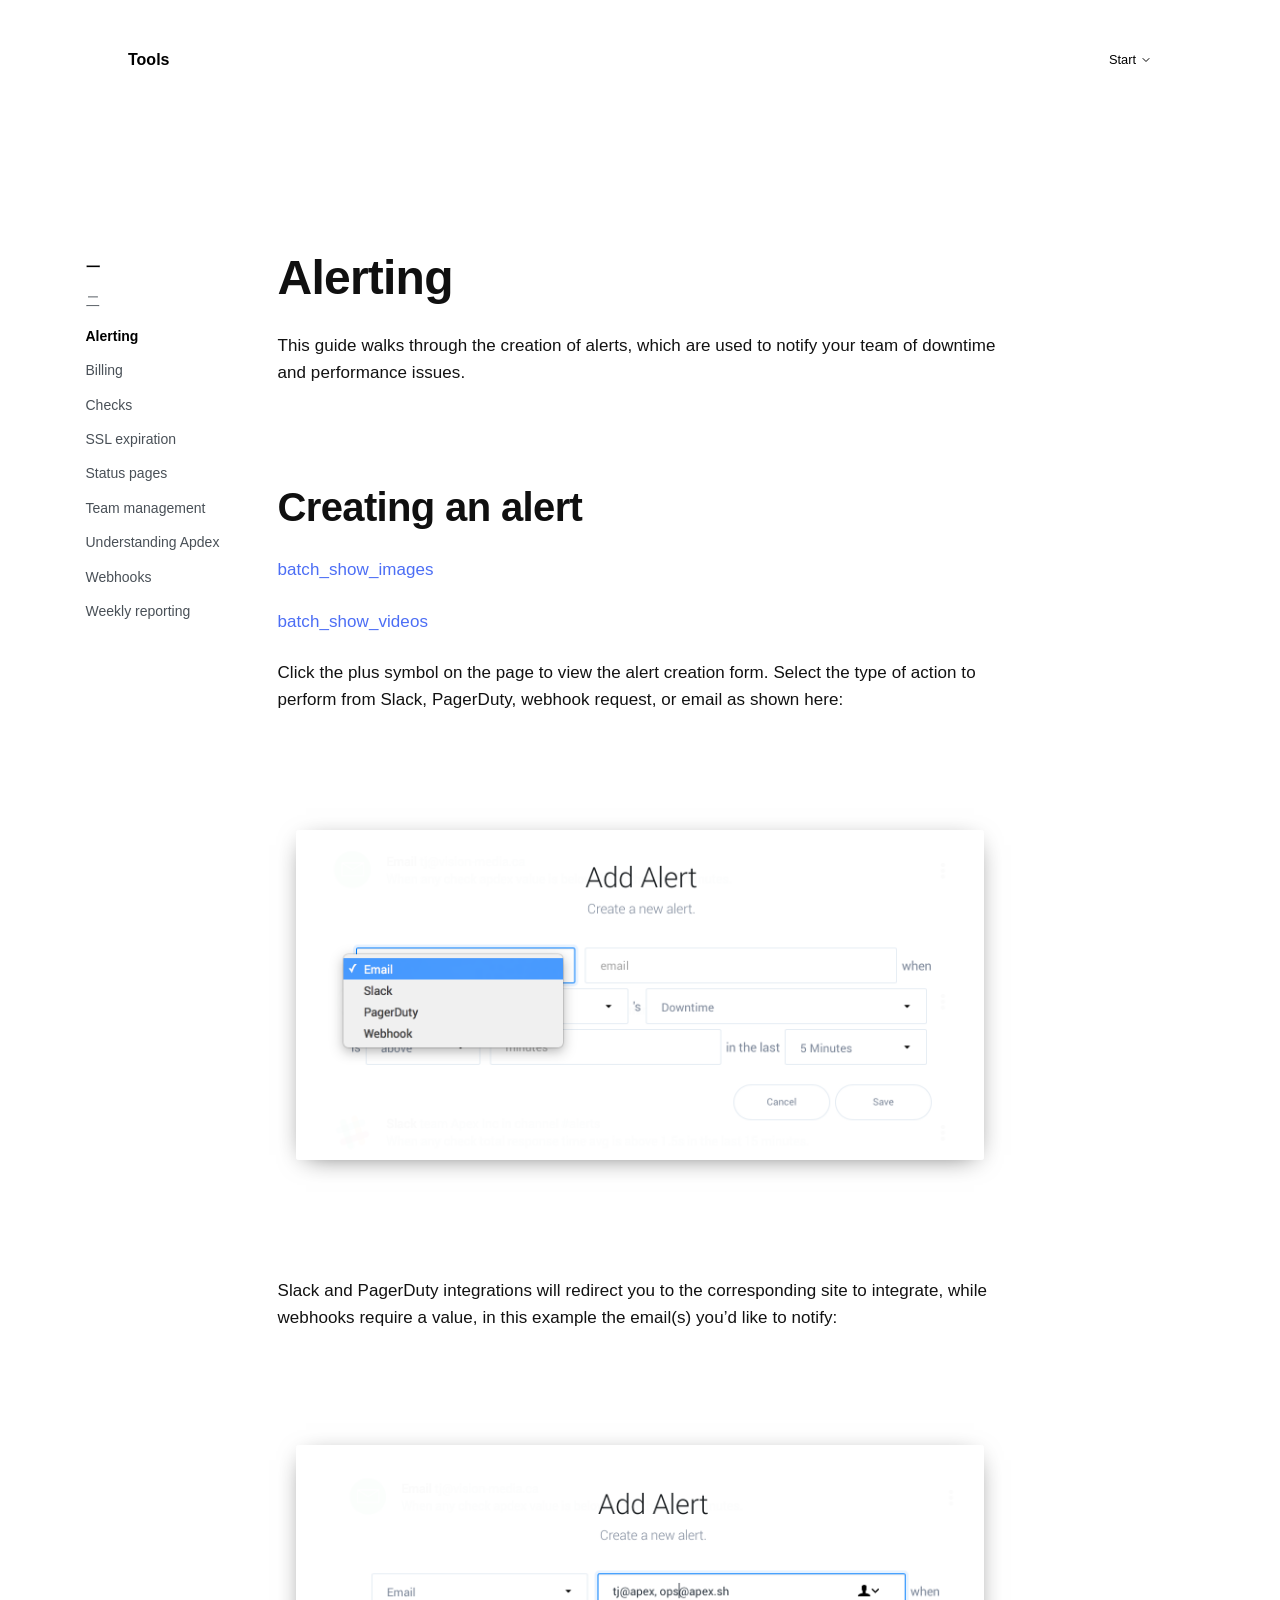
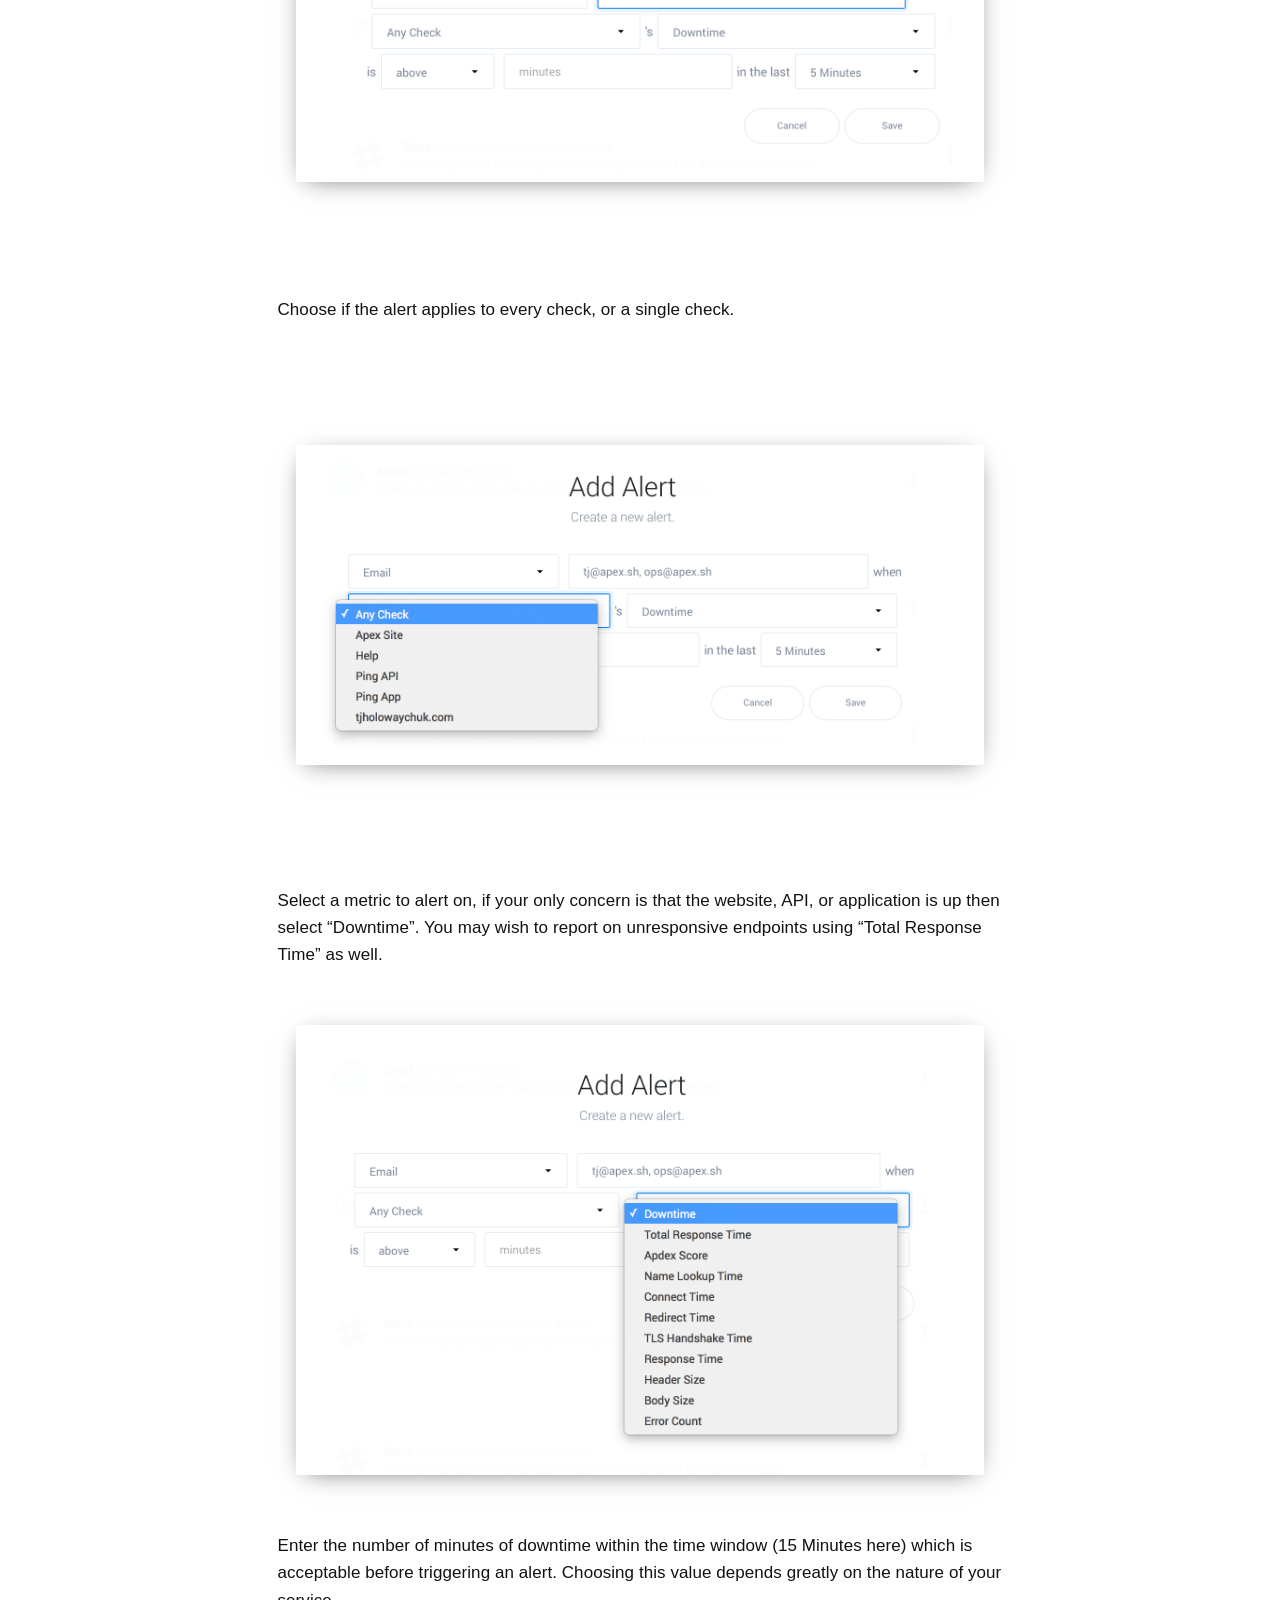
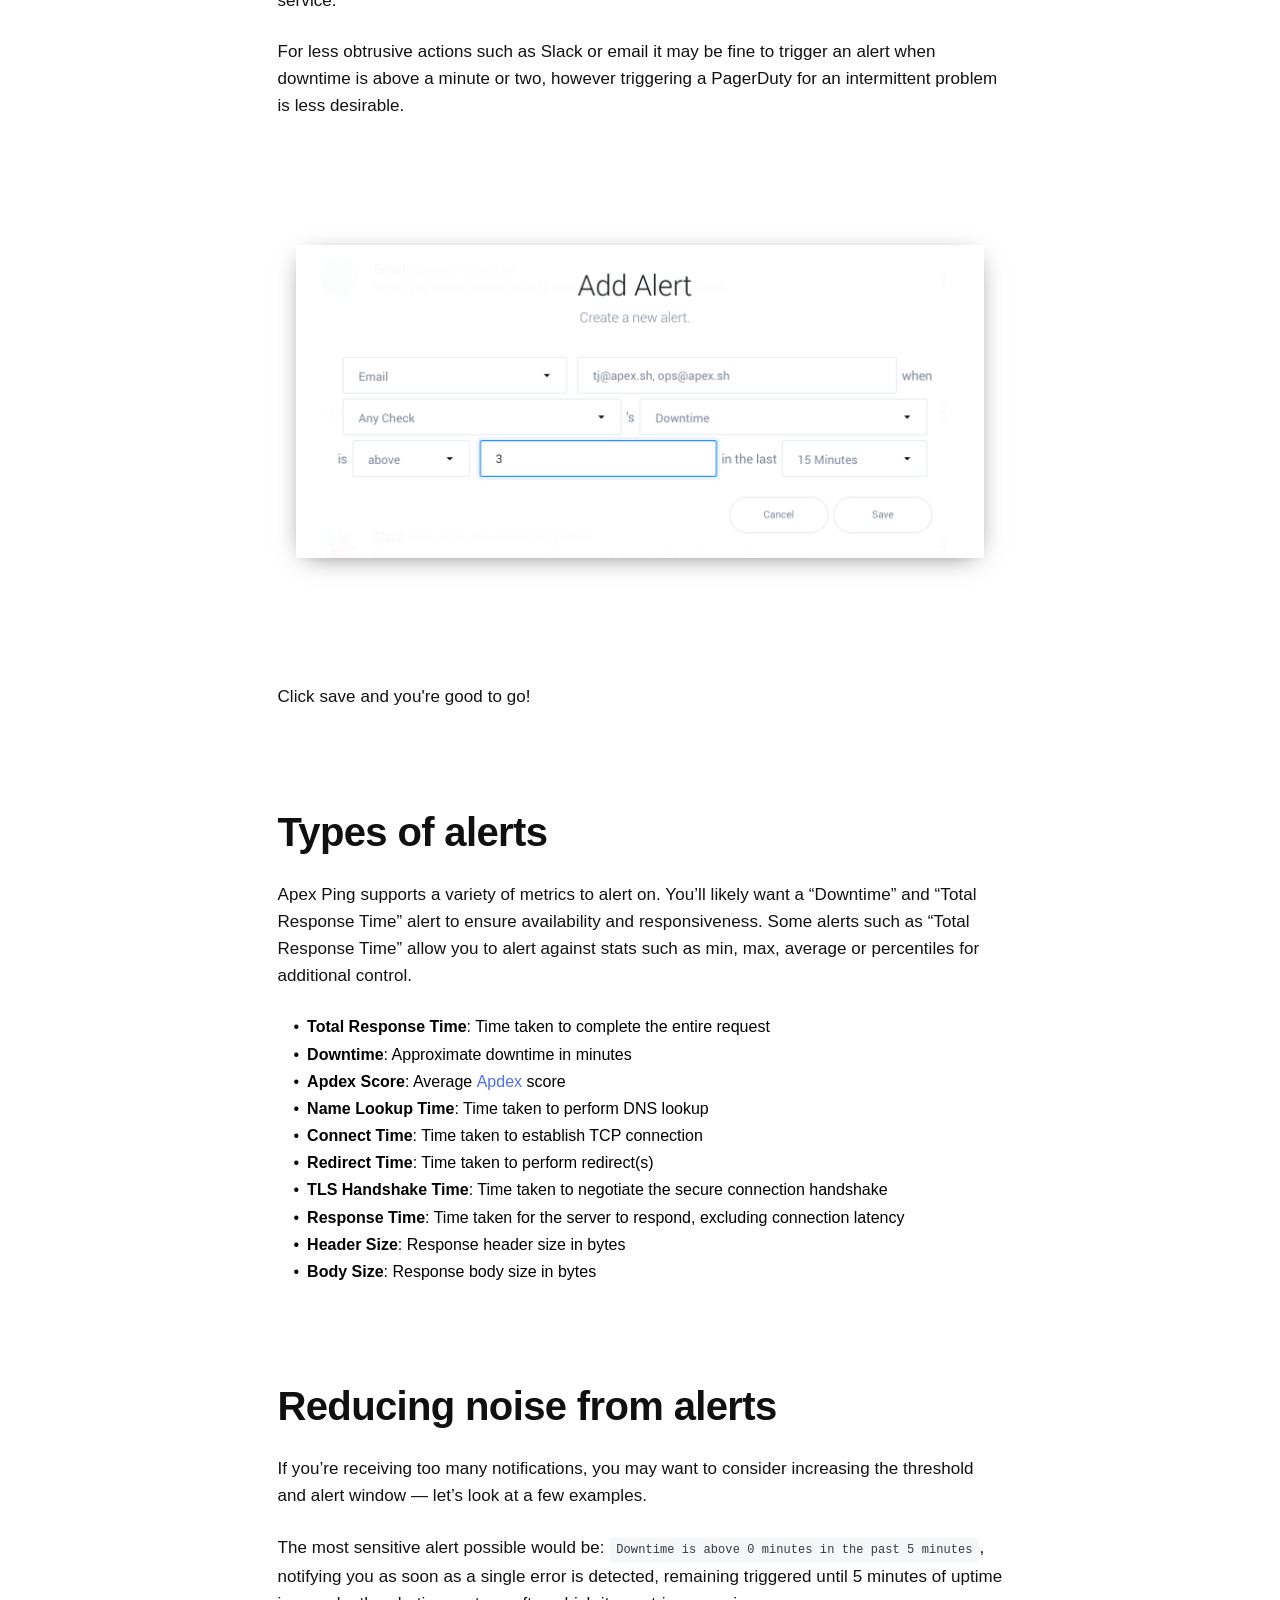
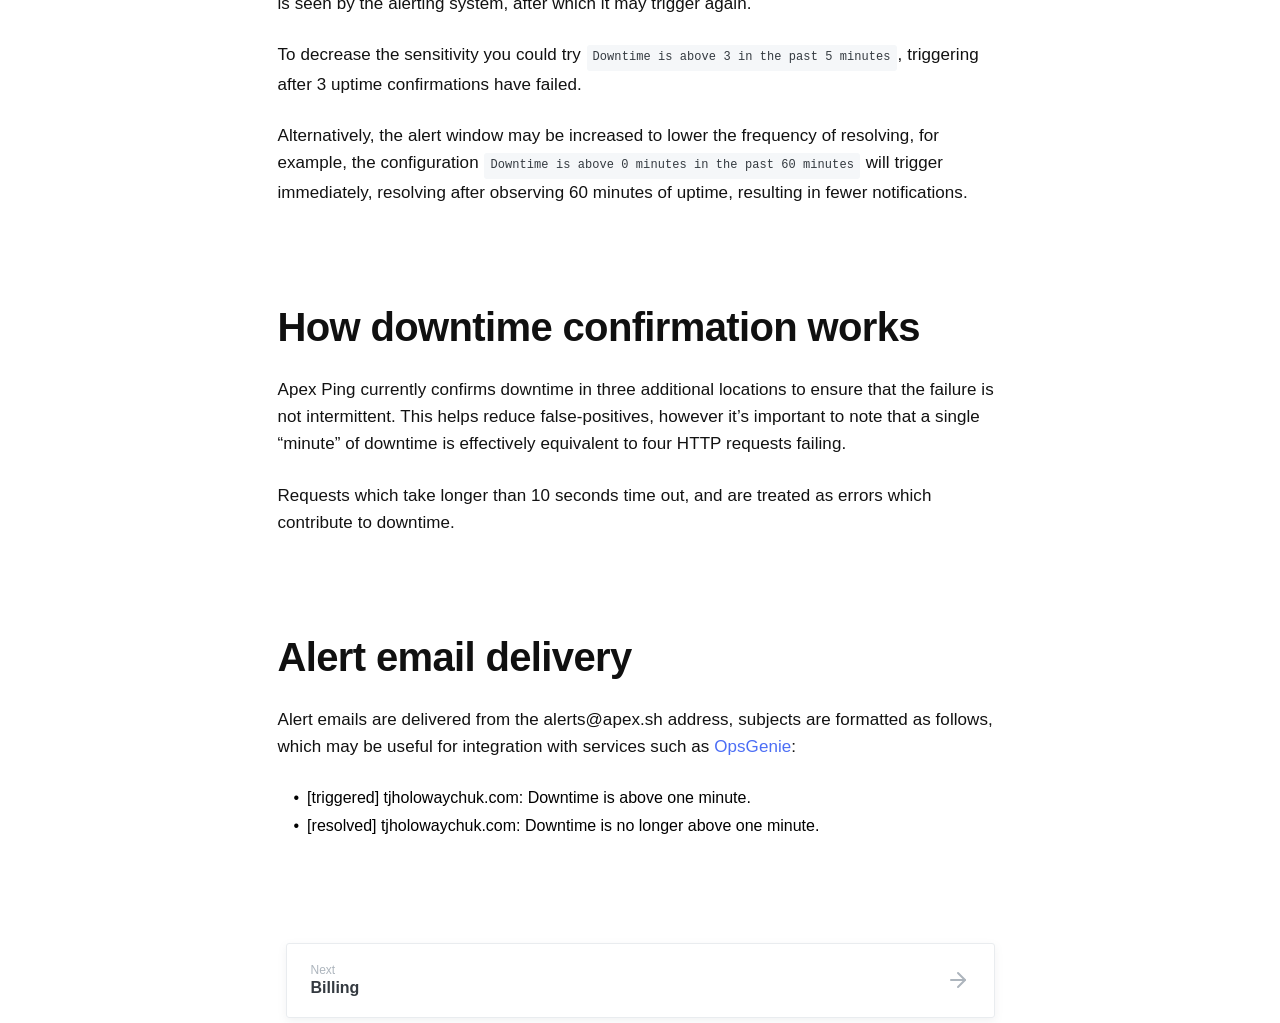
<file: Document/Tools.html>
<!DOCTYPE html>
<html>

<head>
  <meta http-equiv="Content-Type" content="text/html; charset=UTF-8">
  <title>Tools</title>

  <meta name="description" content="Create alerts to receive notifications for downtime and performance issues.">

  <meta property="og:title" content="Apex Software">
  <meta property="og:url" content="https://apex.shalerts/">
  <meta property="og:description"
    content="Beautiful software solutions for monitoring, deploying, and operating websites, applications and APIs.">
  <meta property="og:image:type" content="image/png">
  <meta property="og:image:width" content="1998">
  <meta property="og:image:height" content="1894">
  <meta property="og:image" content="https://apex-software.imgix.net/apex/marketing/cards/dark-type.png?auto=format">

  <meta name="twitter:card" content="summary_large_image">
  <meta name="twitter:site" content="@tjholowaychuk">
  <meta name="twitter:title" content="Apex Software">
  <meta name="twitter:description"
    content="Beautiful software solutions for monitoring, deploying, and operating websites, applications and APIs.">
  <meta name="twitter:image"
    content="https://apex-software.imgix.net/apex/marketing/cards/dark-type.png?auto=format&amp;w=800&amp;dpr=2">

  <link href="https://apex.shalerts/" rel="canonical">
  <link rel="preconnect" href="https://apex-software.imgix.net/">

  <link rel="apple-touch-icon-precomposed" importance="low" sizes="57x57"
    href="https://apex-software.imgix.net/apex/site/favicons/light/196.png?w=57">
  <link rel="apple-touch-icon-precomposed" importance="low" sizes="114x114"
    href="https://apex-software.imgix.net/apex/site/favicons/light/196.png?w=114">
  <link rel="apple-touch-icon-precomposed" importance="low" sizes="72x72"
    href="https://apex-software.imgix.net/apex/site/favicons/light/196.png?w=72">
  <link rel="apple-touch-icon-precomposed" importance="low" sizes="144x144"
    href="https://apex-software.imgix.net/apex/site/favicons/light/196.png?w=144">
  <link rel="apple-touch-icon-precomposed" importance="low" sizes="60x60"
    href="https://apex-software.imgix.net/apex/site/favicons/light/196.png?w=60">
  <link rel="apple-touch-icon-precomposed" importance="low" sizes="120x120"
    href="https://apex-software.imgix.net/apex/site/favicons/light/196.png?w=120">
  <link rel="apple-touch-icon-precomposed" importance="low" sizes="76x76"
    href="https://apex-software.imgix.net/apex/site/favicons/light/196.png?w=76">
  <link rel="apple-touch-icon-precomposed" importance="low" sizes="152x152"
    href="https://apex-software.imgix.net/apex/site/favicons/light/196.png?w=152">
  <link rel="icon" type="image/png" href="https://apex-software.imgix.net/apex/site/favicons/light/196.png?w=196"
    importance="low" sizes="196x196">
  <link rel="icon" type="image/png" href="https://apex-software.imgix.net/apex/site/favicons/light/196.png?w=96"
    importance="low" sizes="96x96">
  <link rel="icon" type="image/png" href="https://apex-software.imgix.net/apex/site/favicons/light/32.png"
    importance="low" sizes="32x32">
  <link rel="icon" type="image/png" href="https://apex-software.imgix.net/apex/site/favicons/light/16.png"
    importance="low" sizes="16x16">
  <link rel="icon" type="image/png" href="https://apex-software.imgix.net/apex/site/favicons/light/196.png?w=128"
    importance="low" sizes="128x128">

  <meta name="viewport" content="width=device-width, initial-scale=1.0, maximum-scale=1.0, user-scalable=no">

  <link rel="stylesheet" type="text/css" href="share_asset/index.css">
  <link rel="prefetch">

  <script>
    function f(str) {
      var sub_menu = document.getElementById(str);
      // event.srcElement
      var dis_v = sub_menu.style.display;
      if (dis_v == "none")
        sub_menu.style.display = "block";
      else
        sub_menu.style.display = "none";
    }
    function fb() {
      var last_sub_menu;
      var sub_menu = document.getElementById("一");
      if (sub_menu != last_sub_menu) {
        sub_menu.style.fontFamily = "黑体";
        last_sub_menu.style.fontFamily = "not specified"
        last_sub_menu = sub_menu;
      }

    }
  </script>

</head>

<body>
  <header>
    <div class="Logo">Tools</div>

    <div class="Menu" onclick>Start
      <svg xmlns="http://www.w3.org/2000/svg" width="24" height="24" viewBox="0 0 24 24" fill="none"
        stroke="currentColor" stroke-width="2" stroke-linecap="round" stroke-linejoin="round" class="icon">
        <polyline points="6 9 12 15 18 9"></polyline>
      </svg>
      <div class="content">
        <div class="container">
          <div>
          </div>
          <div class="products">
            <ul>
              <li><a href="../index.html"><span class="name">Home</span></a></li>
              <li><a href="../Document/index.html"><span class="name">Document</span></a></li>
              <li><a href="../Blog/index.html"><span class="name">Blog</span></a></li>
              <li><a href="../About me/index.html"><span class="name">About me</span></a></li>
            </ul>
          </div>
        </div>
      </div>
    </div>
  </header>

  <div class="mb-30">
    <div class="Documentation">
      <div class="doc-nav">
        <div class="Navigation left large a">
          <ul>
            <li><a id="一" href="#Alerting" class="expandable item active" onclick="f('1'),fb()">一</a>
              <ul id="1" class="menu-sub" style="display:none">
                <li><a href="#creating_an_alert" class="item">1</a></li>
                <li><a href="#reducing_noise_from_alerts" class="item">2</a></li>
                <li><a href="#" class="item">3</a></li>
              </ul>
            </li>
            <li><a href="#Alerting" class="expandable item" onclick="f('2')">二</a>
              <ul id="2" class="menu-sub" style="display:none">
                <li><a href="#creating_an_alert" class="item">1</a></li>
                <li><a href="#reducing_noise_from_alerts" class="item">2</a></li>
                <li><a href="#" class="item">3</a></li>
              </ul>
            </li>
          </ul>

          <a href="https://apex.sh/docs/ping/" class="expandable item active">Alerting</a>
          <a href="https://apex.sh/docs/ping/billing/" class="expandable item"><span>Billing</span></a>
          <a href="https://apex.sh/docs/ping/monitoring/" class="expandable item"><span>Checks</span></a>
          <a href="https://apex.sh/docs/ping/ssl/" class="expandable item"><span>SSL expiration</span></a>
          <a href="https://apex.sh/docs/ping/status-pages/" class="expandable item"><span>Status pages</span></a>
          <a href="https://apex.sh/docs/ping/teams/" class="expandable item"><span>Team management</span></a>
          <a href="https://apex.sh/docs/ping/apdex/" class="expandable item"><span>Understanding Apdex</span></a>
          <a href="https://apex.sh/docs/ping/webhooks/" class="expandable item"><span>Webhooks</span></a>
          <a href="https://apex.sh/docs/ping/reporting/" class="expandable item"><span>Weekly reporting</span></a>
        </div>
      </div>

      <div class="content">

        <h1 class="Heading">Alerting</h1>
        <div class="Markdown">
          <p>This guide walks through the creation of alerts, which are used
            to notify your team of downtime and performance issues.</p>
          <h2 class="Heading">
            <a class="Anchor" aria-hidden="true" id="creating_an_alert"
              href="https://apex.sh/docs/ping/#creating_an_alert">
              <svg xmlns="http://www.w3.org/2000/svg" aria-hidden="true" width="16" height="16" viewBox="0 0 24 24"
                fill="none" stroke="currentColor" stroke-width="2" stroke-linecap="round" stroke-linejoin="round"
                class="feather feather-link">
                <path d="M10 13a5 5 0 0 0 7.54.54l3-3a5 5 0 0 0-7.07-7.07l-1.72 1.71"></path>
                <path d="M14 11a5 5 0 0 0-7.54-.54l-3 3a5 5 0 0 0 7.07 7.07l1.71-1.71"></path>
              </svg>
            </a>
            Creating an alert
          </h2>
          <p><a href="./Tools/batch_show_images.html" target="_blank">batch_show_images</a></p>
          <p><a href="./Tools/batch_show_videos.html" target="_blank">batch_show_videos</a></p>

          <p>Click the plus symbol on the page to view the alert creation
            form. Select the type of action to perform from Slack, PagerDuty,
            webhook request, or email as shown here:</p>
          <div class="Image">
            <img alt="Alert actions" src="../asset/action.png">
          </div>
          <p>Slack and PagerDuty integrations will redirect you to the
            corresponding site to integrate, while webhooks require a value,
            in this example the email(s) you’d like to notify:</p>
          <div class="Image">
            <img alt="Multiple emails" src="../asset/emails.png">
          </div>
          <p>Choose if the alert applies to every check, or a single
            check.</p>
          <div class="Image">
            <img alt="Check selection" src="../asset/checklist.png">
          </div>
          <p>Select a metric to alert on, if your only concern is that the
            website, API, or application is up then select “Downtime”. You may
            wish to report on unresponsive endpoints using “Total Response
            Time” as well.</p>
          <div class="Image">
            <img alt="Downtime and response time metrics" src="../asset/metric.png">
          </div>
          <p>Enter the number of minutes of downtime within the time window
            (15 Minutes here) which is acceptable before triggering an alert.
            Choosing this value depends greatly on the nature of your
            service.</p>
          <p>For less obtrusive actions such as Slack or email it may be fine
            to trigger an alert when downtime is above a minute or two,
            however triggering a PagerDuty for an intermittent problem is less
            desirable.</p>
          <div class="Image">
            <img alt="Downtime configuration" src="../asset/value.png">
          </div>

          <p>Click save and you're good to go!</p>

          <h2 class="Heading">
            <a class="Anchor" aria-hidden="true" id="types_of_alerts" href="https://apex.sh/docs/ping/#types_of_alerts">
              <svg xmlns="http://www.w3.org/2000/svg" aria-hidden="true" width="16" height="16" viewBox="0 0 24 24"
                fill="none" stroke="currentColor" stroke-width="2" stroke-linecap="round" stroke-linejoin="round"
                class="feather feather-link">
                <path d="M10 13a5 5 0 0 0 7.54.54l3-3a5 5 0 0 0-7.07-7.07l-1.72 1.71"></path>
                <path d="M14 11a5 5 0 0 0-7.54-.54l-3 3a5 5 0 0 0 7.07 7.07l1.71-1.71"></path>
              </svg>
            </a>Types of alerts
          </h2>

          <p>Apex Ping supports a variety of metrics to alert on. You’ll
            likely want a “Downtime” and “Total Response Time” alert to ensure
            availability and responsiveness. Some alerts such as “Total
            Response Time” allow you to alert against stats such as min, max,
            average or percentiles for additional control.</p>

          <ul>
            <li><strong>Total Response Time</strong>: Time taken to complete
              the entire request</li>
            <li><strong>Downtime</strong>: Approximate downtime in
              minutes</li>
            <li><strong>Apdex Score</strong>: Average <a href="https://en.wikipedia.org/wiki/Apdex">Apdex</a>
              score</li>
            <li><strong>Name Lookup Time</strong>: Time taken to perform DNS
              lookup</li>
            <li><strong>Connect Time</strong>: Time taken to establish TCP
              connection</li>
            <li><strong>Redirect Time</strong>: Time taken to perform
              redirect(s)</li>
            <li><strong>TLS Handshake Time</strong>: Time taken to negotiate
              the secure connection handshake</li>
            <li><strong>Response Time</strong>: Time taken for the server to
              respond, excluding connection latency</li>
            <li><strong>Header Size</strong>: Response header size in
              bytes</li>
            <li><strong>Body Size</strong>: Response body size in bytes</li>
          </ul>

          <h2 class="Heading"><a class="Anchor" aria-hidden="true" id="reducing_noise_from_alerts"
              href="https://apex.sh/docs/ping/#reducing_noise_from_alerts">
              <svg xmlns="http://www.w3.org/2000/svg" aria-hidden="true" width="16" height="16" viewBox="0 0 24 24"
                fill="none" stroke="currentColor" stroke-width="2" stroke-linecap="round" stroke-linejoin="round"
                class="feather feather-link">
                <path d="M10 13a5 5 0 0 0 7.54.54l3-3a5 5 0 0 0-7.07-7.07l-1.72 1.71"></path>
                <path d="M14 11a5 5 0 0 0-7.54-.54l-3 3a5 5 0 0 0 7.07 7.07l1.71-1.71"></path>
              </svg>
            </a>Reducing noise from alerts</h2>

          <p>If you’re receiving too many notifications, you may want to
            consider increasing the threshold and alert window — let’s look at
            a few examples.</p>

          <p>The most sensitive alert possible would be: <code>Downtime is
                above 0 minutes in the past 5 minutes</code>, notifying you as
            soon as a single error is detected, remaining triggered until 5
            minutes of uptime is seen by the alerting system, after which it
            may trigger again.</p>

          <p>To decrease the sensitivity you could try <code>Downtime is above
                3 in the past 5 minutes</code>, triggering after 3 uptime
            confirmations have failed.</p>

          <p>Alternatively, the alert window may be increased to lower the
            frequency of resolving, for example, the configuration
            <code>Downtime is above 0 minutes in the past 60 minutes</code>
            will trigger immediately, resolving after observing 60 minutes of
            uptime, resulting in fewer notifications.
          </p>

          <h2 class="Heading"><a class="Anchor" aria-hidden="true" id="how_downtime_confirmation_works"
              href="https://apex.sh/docs/ping/#how_downtime_confirmation_works">
              <svg xmlns="http://www.w3.org/2000/svg" aria-hidden="true" width="16" height="16" viewBox="0 0 24 24"
                fill="none" stroke="currentColor" stroke-width="2" stroke-linecap="round" stroke-linejoin="round"
                class="feather feather-link">
                <path d="M10 13a5 5 0 0 0 7.54.54l3-3a5 5 0 0 0-7.07-7.07l-1.72 1.71"></path>
                <path d="M14 11a5 5 0 0 0-7.54-.54l-3 3a5 5 0 0 0 7.07 7.07l1.71-1.71"></path>
              </svg>
            </a>How downtime confirmation works</h2>

          <p>Apex Ping currently confirms downtime in three additional
            locations to ensure that the failure is not intermittent. This
            helps reduce false-positives, however it’s important to note that
            a single “minute” of downtime is effectively equivalent to four
            HTTP requests failing.</p>

          <p>Requests which take longer than 10 seconds time out, and are
            treated as errors which contribute to downtime.</p>

          <h2 class="Heading"><a class="Anchor" aria-hidden="true" id="alert_email_delivery"
              href="https://apex.sh/docs/ping/#alert_email_delivery">
              <svg xmlns="http://www.w3.org/2000/svg" aria-hidden="true" width="16" height="16" viewBox="0 0 24 24"
                fill="none" stroke="currentColor" stroke-width="2" stroke-linecap="round" stroke-linejoin="round"
                class="feather feather-link">
                <path d="M10 13a5 5 0 0 0 7.54.54l3-3a5 5 0 0 0-7.07-7.07l-1.72 1.71"></path>
                <path d="M14 11a5 5 0 0 0-7.54-.54l-3 3a5 5 0 0 0 7.07 7.07l1.71-1.71"></path>
              </svg>
            </a>Alert email delivery</h2>

          <p>Alert emails are delivered from the alerts@apex.sh address,
            subjects are formatted as follows, which may be useful for
            integration with services such as <a href="https://www.opsgenie.com/">OpsGenie</a>:</p>

          <ul>
            <li>[triggered] tjholowaychuk.com: Downtime is above one
              minute.</li>
            <li>[resolved] tjholowaychuk.com: Downtime is no longer above one
              minute.</li>
          </ul>
        </div>

        <div class="flex mt-24">
          <a class="PageLink next" href="https://apex.sh/docs/ping/billing/">
            <svg xmlns="http://www.w3.org/2000/svg" width="24" height="24" viewBox="0 0 24 24" fill="none"
              stroke="currentColor" stroke-width="2" stroke-linecap="round" stroke-linejoin="round" class="icon">
              <line x1="5" y1="12" x2="19" y2="12"></line>
              <polyline points="12 5 19 12 12 19"></polyline>
            </svg>
            <div class="info">
              <div class="direction">Next</div>
              <div class="name">Billing</div>
            </div>
          </a>
        </div>
      </div>

      <div class="page-nav">
      </div>
    </div>
  </div>
  <script importance="low" src="share_asset/index.js"></script>
</body>

</html>
</file>
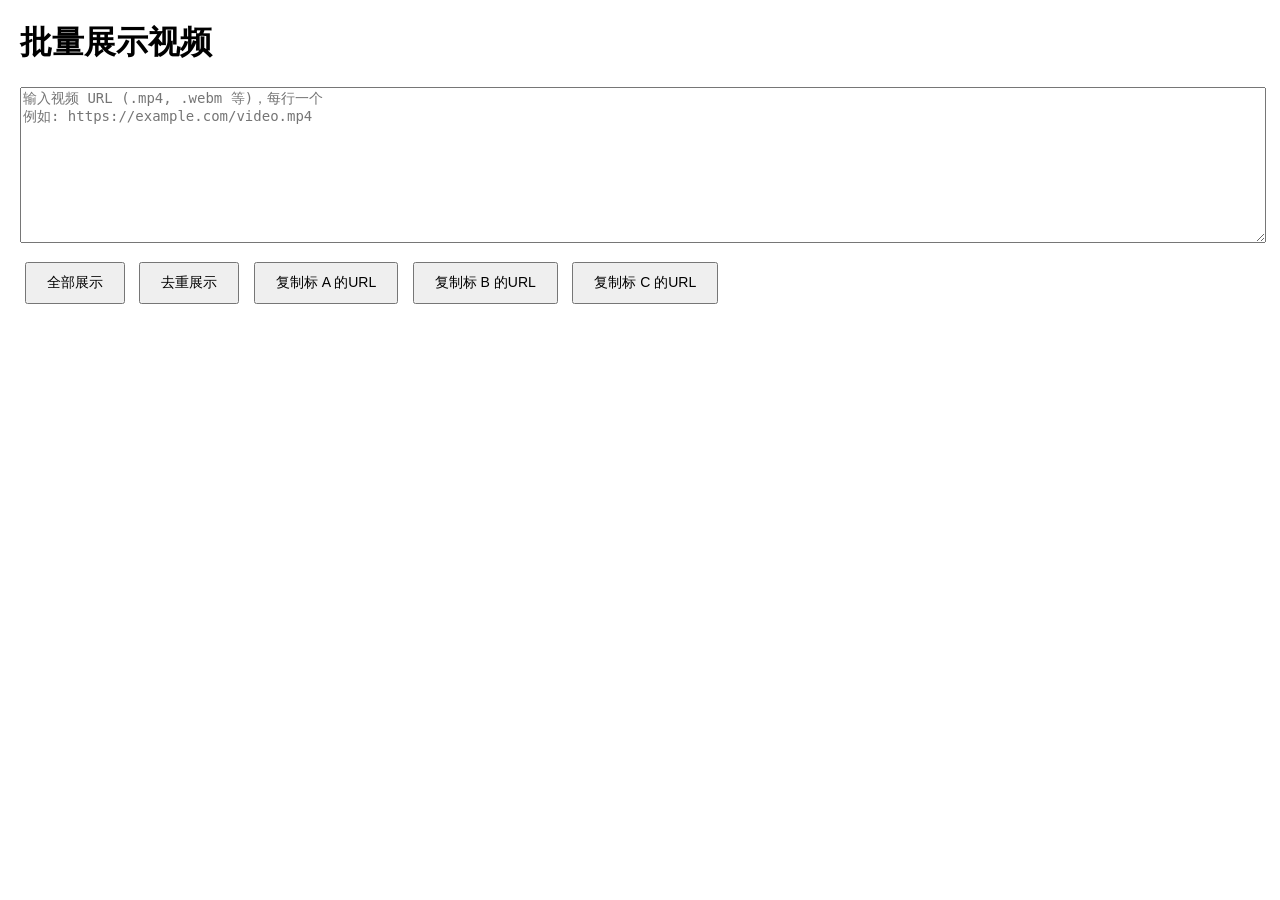
<file: Document/Tools/batch_show_videos.html>
<!DOCTYPE html>
<html lang="en">

<head>
  <meta http-equiv="Content-Type" content="text/html; charset=UTF-8">
  <meta name="viewport" content="width=device-width, initial-scale=1.0">
  <title>批量展示视频</title>
  <style>
    body {
      font-family: Arial, sans-serif;
      margin: 20px;
    }

    textarea {
      width: 100%;
      height: 150px;
      margin-bottom: 10px;
      font-size: 14px;
    }

    button {
      padding: 10px 20px;
      font-size: 14px;
      cursor: pointer;
      margin: 5px;
    }

    #gallery {
      display: grid;
      grid-template-columns: repeat(auto-fit, minmax(300px, 1fr));
      gap: 20px;
      margin-top: 20px;
    }

    .media-container {
      display: flex;
      flex-direction: column;
      /* 修改点：改为从头部开始排列，消除中间的大空白 */
      justify-content: flex-start;
      align-items: center;
      text-align: center;
      border: 1px solid #ddd;
      border-radius: 8px;
      padding: 15px;
      background-color: #f9f9f9;
      position: relative;
      /* 修改点：使用 gap 控制视频和按钮之间的距离 */
      gap: 10px; 
      height: auto; 
    }

    .media-container video {
      width: 100%;
      height: 200px;
      object-fit: contain;
      background-color: #000;
      border-radius: 5px;
      cursor: pointer;
    }

    .media-placeholder {
      display: flex;
      justify-content: center;
      align-items: center;
      width: 100%;
      height: 200px;
      background-color: #ececec;
      color: #888;
      font-size: 16px;
      border-radius: 5px;
    }

    .action-buttons {
      display: flex;
      justify-content: space-around;
      width: 100%;
      /* 移除原本可能导致多余间距的 margin-top，改用父容器的 gap */
      margin-top: 0; 
      flex-wrap: wrap;
    }

    .action-buttons button {
      background-color: #007BFF;
      color: white;
      border: none;
      padding: 8px 12px;
      border-radius: 5px;
      cursor: pointer;
      margin: 2px;
      font-size: 12px;
      flex: 1; /* 让按钮平均分布 */
      margin: 0 5px; /* 按钮左右小间距 */
    }

    .action-buttons button:hover {
      background-color: #0056b3;
    }

    /* --- 模态框样式 --- */
    .modal {
      display: none;
      position: fixed;
      top: 0;
      left: 0;
      width: 100%;
      height: 100%;
      background-color: rgba(0, 0, 0, 0.95);
      z-index: 1000;
      justify-content: center;
      align-items: center;
    }

    .modal video {
      max-width: 90%;
      max-height: 90%;
      outline: none;
      box-shadow: 0 0 20px rgba(255,255,255,0.2);
    }

    .modal-close {
      position: absolute;
      top: 20px;
      right: 20px;
      color: white;
      font-size: 30px;
      font-weight: bold;
      cursor: pointer;
      z-index: 1001;
      background: rgba(255, 255, 255, 0.2);
      width: 40px;
      height: 40px;
      text-align: center;
      line-height: 40px;
      border-radius: 50%;
    }

    /* --- 悬停预览面板样式 --- */
    #preview-panel {
      display: none;
      position: fixed;
      width: 600px;
      height: 400px;
      z-index: 999;
      justify-content: center;
      align-items: center;
      overflow: hidden;
      pointer-events: none;
    }

    #preview-video {
      width: 100%;
      height: 100%;
      object-fit: contain;
      background-color: black;
      box-shadow: 0 4px 15px rgba(0,0,0,0.5);
    }
  </style>
</head>

<body>
  <h1>批量展示视频</h1>
  <!-- <p>在下方粘贴视频 URL (.mp4, .webm 等)，每行一个：</p> -->
  <textarea id="videoUrls" placeholder="输入视频 URL (.mp4, .webm 等)，每行一个&#10;例如: https://example.com/video.mp4"></textarea>
  <div>
    <button id="displayVideosBtn">全部展示</button>
    <button id="displayUniqueVideosBtn">去重展示</button>
    <button id="copyAnnotatedUrlsABtn">复制标 A 的URL</button>
    <button id="copyAnnotatedUrlsBBtn">复制标 B 的URL</button>
    <button id="copyAnnotatedUrlsCBtn">复制标 C 的URL</button>
  </div>
  <div id="gallery"></div>

  <!-- 悬停预览面板 -->
  <div id="preview-panel">
    <video id="preview-video" muted playsinline loop></video>
  </div>

  <!-- 全屏模态框 -->
  <div class="modal" id="modal">
    <span class="modal-close" id="modalClose">×</span>
    <video id="modalVideo" controls></video>
  </div>

  <script>
    document.addEventListener('DOMContentLoaded', function () {
      let annotations = {};

      const previewPanel = document.getElementById('preview-panel');
      const previewVideo = document.getElementById('preview-video');
      
      const PREVIEW_WIDTH = 600; 
      const PREVIEW_HEIGHT = 400; 
      const PREVIEW_MARGIN = 10; 

      previewPanel.style.width = PREVIEW_WIDTH + 'px';
      previewPanel.style.height = PREVIEW_HEIGHT + 'px';

      function displayVideos() {
        const urls = getInputUrls();
        displayMediaWithUrls(urls);
      }

      function displayUniqueVideos() {
        const urls = getInputUrls();
        const uniqueUrls = deduplicateUrls(urls);
        displayMediaWithUrls(uniqueUrls);
      }

      function getInputUrls() {
        const textarea = document.getElementById('videoUrls');
        return textarea.value.split('\n').map(url => url.trim()).filter(url => url);
      }

      function deduplicateUrls(urls) {
        const uniqueSet = new Set();
        const uniqueUrls = [];
        urls.forEach(url => {
          try {
            if (!uniqueSet.has(url)) {
              uniqueSet.add(url);
              uniqueUrls.push(url);
            }
          } catch (error) {
            console.warn('无效的 URL:', url);
          }
        });
        return uniqueUrls;
      }

      function displayMediaWithUrls(urls) {
        const gallery = document.getElementById('gallery');
        gallery.innerHTML = ''; 
        annotations = {}; 

        urls.forEach(url => {
          const container = document.createElement('div');
          container.className = 'media-container';

          const video = document.createElement('video');
          video.src = url;
          video.controls = true; 
          video.preload = 'metadata';
          video.muted = false; 
          
          video.onerror = () => {
            video.remove();
            const placeholder = document.createElement('div');
            placeholder.className = 'media-placeholder';
            placeholder.textContent = '视频加载失败';
            container.insertBefore(placeholder, container.firstChild);
          };

          container.onmouseenter = (e) => showPreview(container, url);
          container.onmouseleave = () => hidePreview();

          // 保留双击放大功能，但去掉了按钮
          video.ondblclick = () => openModal(url);

          // 直接添加标注按钮，不再添加全屏按钮
          const annotationButtons = createAnnotationButtons(url);
          
          container.appendChild(video);
          container.appendChild(annotationButtons);
          gallery.appendChild(container);
        });
      }

      function showPreview(element, videoUrl) {
        const rect = element.getBoundingClientRect();
        const viewportW = window.innerWidth;
        const viewportH = window.innerHeight;

        previewVideo.src = videoUrl;
        previewVideo.currentTime = 0;
        previewVideo.muted = true; 
        
        const playPromise = previewVideo.play();
        if (playPromise !== undefined) {
          playPromise.catch(error => {
            console.log('预览自动播放阻止:', error);
          });
        }

        let left = rect.right + PREVIEW_MARGIN;
        if (left + PREVIEW_WIDTH > viewportW) {
          left = rect.left - PREVIEW_WIDTH - PREVIEW_MARGIN;
          if (left < PREVIEW_MARGIN) left = PREVIEW_MARGIN;
        }

        let top = rect.top;
        if (top + PREVIEW_HEIGHT > viewportH) {
          top = viewportH - PREVIEW_HEIGHT - PREVIEW_MARGIN;
        }
        if (top < PREVIEW_MARGIN) top = PREVIEW_MARGIN;

        previewPanel.style.left = left + 'px';
        previewPanel.style.top = top + 'px';
        previewPanel.style.display = 'flex';
      }

      function hidePreview() {
        previewPanel.style.display = 'none';
        previewVideo.pause();
        previewVideo.src = ''; 
      }

      function createAnnotationButtons(url) {
        const container = document.createElement('div');
        container.className = 'action-buttons';

        ['A', 'B', 'C'].forEach(label => {
          const button = document.createElement('button');
          button.textContent = `标 ${label}`; 
          button.onclick = () => {
            annotations[url] = label;
            updateAnnotationButtons(container, label);
          };
          container.appendChild(button);
        });

        return container;
      }

      function updateAnnotationButtons(container, activeLabel) {
        Array.from(container.children).forEach(button => {
          if (button.textContent.includes(activeLabel)) {
            button.style.backgroundColor = '#28a745';
          } else {
            button.style.backgroundColor = '#007BFF';
          }
        });
      }

      async function copyAnnotatedUrls(label) {
        const urls = Object.keys(annotations).filter(url => annotations[url] === label);
        if (urls.length === 0) {
          alert(`没有标 ${label} 的视频！`);
          return;
        }
        try {
          await navigator.clipboard.writeText(urls.join('\n'));
          alert(`标 ${label} 的视频 URL 已复制！(${urls.length} 个)`);
        } catch (err) {
          alert('拷贝失败，请重试！');
        }
      }

      function openModal(videoUrl) {
        hidePreview();
        const modal = document.getElementById('modal');
        const modalVideo = document.getElementById('modalVideo');
        modalVideo.src = videoUrl;
        modal.style.display = 'flex';
        modalVideo.play();
        document.addEventListener('keydown', handleEscapeKey);
      }

      function closeModal() {
        const modal = document.getElementById('modal');
        const modalVideo = document.getElementById('modalVideo');
        modalVideo.pause();
        modalVideo.src = '';
        modal.style.display = 'none';
        document.removeEventListener('keydown', handleEscapeKey);
      }

      function handleEscapeKey(event) {
        if (event.key === 'Escape') {
          closeModal();
        }
      }

      document.getElementById('displayVideosBtn').addEventListener('click', displayVideos);
      document.getElementById('displayUniqueVideosBtn').addEventListener('click', displayUniqueVideos);
      document.getElementById('copyAnnotatedUrlsABtn').addEventListener('click', () => copyAnnotatedUrls('A'));
      document.getElementById('copyAnnotatedUrlsBBtn').addEventListener('click', () => copyAnnotatedUrls('B'));
      document.getElementById('copyAnnotatedUrlsCBtn').addEventListener('click', () => copyAnnotatedUrls('C'));
      document.getElementById('modalClose').addEventListener('click', closeModal);
      document.getElementById('modal').addEventListener('click', (e) => {
        if(e.target.id === 'modal') closeModal();
      });
    });
  </script>
</body>

</html>
</file>
<file: Home/index.css>
.radius-1 {
    border-radius: 2px
}

.radius-2 {
    border-radius: 4px
}

.radius-3 {
    border-radius: 8px
}

.border {
    border: 1px solid var(--border)
}

.border-top {
    border-top: 1px solid var(--border)
}

.border-right {
    border-right: 1px solid var(--border)
}

.border-bottom {
    border-bottom: 1px solid var(--border)
}

.border-left {
    border-left: 1px solid var(--border)
}

.flex-row {
    flex-direction: row
}

.flex-row-reverse {
    flex-direction: row-reverse
}

.flex-col {
    flex-direction: column
}

.flex-col-reverse {
    flex-direction: column-reverse
}

.flex-no-wrap {
    flex-wrap: nowrap
}

.flex-wrap {
    flex-wrap: wrap
}

.flex-wrap-reverse {
    flex-wrap: wrap-reverse
}

.items-stretch {
    align-items: stretch
}

.items-start {
    align-items: flex-start
}

.items-center {
    align-items: center
}

.items-end {
    align-items: flex-end
}

.items-baseline {
    align-items: baseline
}

.content-start {
    align-content: flex-start
}

.content-center {
    align-content: center
}

.content-end {
    align-content: flex-end
}

.content-between {
    align-content: space-between
}

.content-around {
    align-content: space-around
}

.justify-start {
    justify-content: flex-start
}

.justify-center {
    justify-content: center
}

.justify-end {
    justify-content: flex-end
}

.justify-between {
    justify-content: space-between
}

.justify-around {
    justify-content: space-around
}

.flex-grow {
    flex-grow: 1
}

.flex-no-grow {
    flex-grow: 0
}

.flex-shrink {
    flex-shrink: 1
}

.flex-no-shrink {
    flex-shrink: 0
}

.flex-center {
    justify-content: center;
    align-items: center
}

.block {
    display: block
}

.inline-block {
    display: inline-block
}

.inline {
    display: inline
}

.flex {
    display: flex
}

.grid {
    display: grid
}

.inline-flex {
    display: inline-flex
}

.table {
    display: table
}

.table-row {
    display: table-row
}

.table-cell {
    display: table-cell
}

.hidden {
    display: none
}

.gap-0 {
    gap: 0
}

.gap-1 {
    gap: .25rem
}

.gap-2 {
    gap: .5rem
}

.gap-3 {
    gap: .75rem
}

.gap-4 {
    gap: 1rem
}

.gap-5 {
    gap: 1.25rem
}

.gap-6 {
    gap: 1.5rem
}

.gap-7 {
    gap: 1.75rem
}

.gap-8 {
    gap: 2rem
}

.gap-9 {
    gap: 2.25rem
}

.gap-10 {
    gap: 2.5rem
}

.gap-11 {
    gap: 2.75rem
}

.gap-12 {
    gap: 3rem
}

.gap-13 {
    gap: 3.25rem
}

.gap-14 {
    gap: 3.5rem
}

.gap-15 {
    gap: 3.75rem
}

.gap-16 {
    gap: 4rem
}

.gap-17 {
    gap: 4.25rem
}

.gap-18 {
    gap: 4.5rem
}

.gap-19 {
    gap: 4.75rem
}

.gap-20 {
    gap: 5rem
}

.gap-21 {
    gap: 5.25rem
}

.gap-22 {
    gap: 5.5rem
}

.gap-23 {
    gap: 5.75rem
}

.gap-24 {
    gap: 6rem
}

.gap-25 {
    gap: 6.25rem
}

.gap-26 {
    gap: 6.5rem
}

.gap-27 {
    gap: 6.75rem
}

.gap-28 {
    gap: 7rem
}

.gap-29 {
    gap: 7.25rem
}

.gap-30 {
    gap: 7.5rem
}

.gap-31 {
    gap: 7.75rem
}

.object-contain {
    object-fit: contain
}

.object-cover {
    object-fit: cover
}

.object-fill {
    object-fit: fill
}

.object-none {
    object-fit: none
}

.object-scale-down {
    object-fit: scale-down
}

.overflow-auto {
    overflow: auto
}

.overflow-hidden {
    overflow: hidden
}

.overflow-visible {
    overflow: visible
}

.overflow-scroll {
    overflow: scroll
}

.overflow-x-auto {
    overflow-x: auto
}

.overflow-y-auto {
    overflow-y: auto
}

.overflow-x-hidden {
    overflow-x: hidden
}

.overflow-y-hidden {
    overflow-y: hidden
}

.overflow-x-visible {
    overflow-x: visible
}

.overflow-y-visible {
    overflow-y: visible
}

.overflow-x-scroll {
    overflow-x: scroll
}

.overflow-y-scroll {
    overflow-y: scroll
}

.scrolling-touch {
    -webkit-overflow-scrolling: touch
}

.scrolling-auto {
    -webkit-overflow-scrolling: auto
}

.z-0 {
    z-index: 0
}

.z-10 {
    z-index: 10
}

.z-20 {
    z-index: 20
}

.z-30 {
    z-index: 30
}

.z-40 {
    z-index: 40
}

.z-50 {
    z-index: 50
}

.z-auto {
    z-index: auto
}

.visible {
    visibility: visible
}

.invisible {
    visibility: hidden
}

.static {
    position: static
}

.fixed {
    position: fixed
}

.absolute {
    position: absolute
}

.relative {
    position: relative
}

.sticky {
    position: sticky
}

.m-0 {
    margin: 0
}

.m-1 {
    margin: .25rem
}

.m-2 {
    margin: .5rem
}

.m-3 {
    margin: .75rem
}

.m-4 {
    margin: 1rem
}

.m-5 {
    margin: 1.25rem
}

.m-6 {
    margin: 1.5rem
}

.m-7 {
    margin: 1.75rem
}

.m-8 {
    margin: 2rem
}

.m-9 {
    margin: 2.25rem
}

.m-10 {
    margin: 2.5rem
}

.m-11 {
    margin: 2.75rem
}

.m-12 {
    margin: 3rem
}

.m-13 {
    margin: 3.25rem
}

.m-14 {
    margin: 3.5rem
}

.m-15 {
    margin: 3.75rem
}

.m-16 {
    margin: 4rem
}

.m-17 {
    margin: 4.25rem
}

.m-18 {
    margin: 4.5rem
}

.m-19 {
    margin: 4.75rem
}

.m-20 {
    margin: 5rem
}

.m-21 {
    margin: 5.25rem
}

.m-22 {
    margin: 5.5rem
}

.m-23 {
    margin: 5.75rem
}

.m-24 {
    margin: 6rem
}

.m-25 {
    margin: 6.25rem
}

.m-26 {
    margin: 6.5rem
}

.m-27 {
    margin: 6.75rem
}

.m-28 {
    margin: 7rem
}

.m-29 {
    margin: 7.25rem
}

.m-30 {
    margin: 7.5rem
}

.m-31 {
    margin: 7.75rem
}

.mx-0 {
    margin-left: 0;
    margin-right: 0
}

.mx-1 {
    margin-left: .25rem;
    margin-right: .25rem
}

.mx-2 {
    margin-left: .5rem;
    margin-right: .5rem
}

.mx-3 {
    margin-left: .75rem;
    margin-right: .75rem
}

.mx-4 {
    margin-left: 1rem;
    margin-right: 1rem
}

.mx-5 {
    margin-left: 1.25rem;
    margin-right: 1.25rem
}

.mx-6 {
    margin-left: 1.5rem;
    margin-right: 1.5rem
}

.mx-7 {
    margin-left: 1.75rem;
    margin-right: 1.75rem
}

.mx-8 {
    margin-left: 2rem;
    margin-right: 2rem
}

.mx-9 {
    margin-left: 2.25rem;
    margin-right: 2.25rem
}

.mx-10 {
    margin-left: 2.5rem;
    margin-right: 2.5rem
}

.mx-11 {
    margin-left: 2.75rem;
    margin-right: 2.75rem
}

.mx-12 {
    margin-left: 3rem;
    margin-right: 3rem
}

.mx-13 {
    margin-left: 3.25rem;
    margin-right: 3.25rem
}

.mx-14 {
    margin-left: 3.5rem;
    margin-right: 3.5rem
}

.mx-15 {
    margin-left: 3.75rem;
    margin-right: 3.75rem
}

.mx-16 {
    margin-left: 4rem;
    margin-right: 4rem
}

.mx-17 {
    margin-left: 4.25rem;
    margin-right: 4.25rem
}

.mx-18 {
    margin-left: 4.5rem;
    margin-right: 4.5rem
}

.mx-19 {
    margin-left: 4.75rem;
    margin-right: 4.75rem
}

.mx-20 {
    margin-left: 5rem;
    margin-right: 5rem
}

.mx-21 {
    margin-left: 5.25rem;
    margin-right: 5.25rem
}

.mx-22 {
    margin-left: 5.5rem;
    margin-right: 5.5rem
}

.mx-23 {
    margin-left: 5.75rem;
    margin-right: 5.75rem
}

.mx-24 {
    margin-left: 6rem;
    margin-right: 6rem
}

.mx-25 {
    margin-left: 6.25rem;
    margin-right: 6.25rem
}

.mx-26 {
    margin-left: 6.5rem;
    margin-right: 6.5rem
}

.mx-27 {
    margin-left: 6.75rem;
    margin-right: 6.75rem
}

.mx-28 {
    margin-left: 7rem;
    margin-right: 7rem
}

.mx-29 {
    margin-left: 7.25rem;
    margin-right: 7.25rem
}

.mx-30 {
    margin-left: 7.5rem;
    margin-right: 7.5rem
}

.mx-31 {
    margin-left: 7.75rem;
    margin-right: 7.75rem
}

.my-0 {
    margin-top: 0;
    margin-bottom: 0
}

.my-1 {
    margin-top: .25rem;
    margin-bottom: .25rem
}

.my-2 {
    margin-top: .5rem;
    margin-bottom: .5rem
}

.my-3 {
    margin-top: .75rem;
    margin-bottom: .75rem
}

.my-4 {
    margin-top: 1rem;
    margin-bottom: 1rem
}

.my-5 {
    margin-top: 1.25rem;
    margin-bottom: 1.25rem
}

.my-6 {
    margin-top: 1.5rem;
    margin-bottom: 1.5rem
}

.my-7 {
    margin-top: 1.75rem;
    margin-bottom: 1.75rem
}

.my-8 {
    margin-top: 2rem;
    margin-bottom: 2rem
}

.my-9 {
    margin-top: 2.25rem;
    margin-bottom: 2.25rem
}

.my-10 {
    margin-top: 2.5rem;
    margin-bottom: 2.5rem
}

.my-11 {
    margin-top: 2.75rem;
    margin-bottom: 2.75rem
}

.my-12 {
    margin-top: 3rem;
    margin-bottom: 3rem
}

.my-13 {
    margin-top: 3.25rem;
    margin-bottom: 3.25rem
}

.my-14 {
    margin-top: 3.5rem;
    margin-bottom: 3.5rem
}

.my-15 {
    margin-top: 3.75rem;
    margin-bottom: 3.75rem
}

.my-16 {
    margin-top: 4rem;
    margin-bottom: 4rem
}

.my-17 {
    margin-top: 4.25rem;
    margin-bottom: 4.25rem
}

.my-18 {
    margin-top: 4.5rem;
    margin-bottom: 4.5rem
}

.my-19 {
    margin-top: 4.75rem;
    margin-bottom: 4.75rem
}

.my-20 {
    margin-top: 5rem;
    margin-bottom: 5rem
}

.my-21 {
    margin-top: 5.25rem;
    margin-bottom: 5.25rem
}

.my-22 {
    margin-top: 5.5rem;
    margin-bottom: 5.5rem
}

.my-23 {
    margin-top: 5.75rem;
    margin-bottom: 5.75rem
}

.my-24 {
    margin-top: 6rem;
    margin-bottom: 6rem
}

.my-25 {
    margin-top: 6.25rem;
    margin-bottom: 6.25rem
}

.my-26 {
    margin-top: 6.5rem;
    margin-bottom: 6.5rem
}

.my-27 {
    margin-top: 6.75rem;
    margin-bottom: 6.75rem
}

.my-28 {
    margin-top: 7rem;
    margin-bottom: 7rem
}

.my-29 {
    margin-top: 7.25rem;
    margin-bottom: 7.25rem
}

.my-30 {
    margin-top: 7.5rem;
    margin-bottom: 7.5rem
}

.my-31 {
    margin-top: 7.75rem;
    margin-bottom: 7.75rem
}

.mt-0 {
    margin-top: 0
}

.mt-1 {
    margin-top: .25rem
}

.mt-2 {
    margin-top: .5rem
}

.mt-3 {
    margin-top: .75rem
}

.mt-4 {
    margin-top: 1rem
}

.mt-5 {
    margin-top: 1.25rem
}

.mt-6 {
    margin-top: 1.5rem
}

.mt-7 {
    margin-top: 1.75rem
}

.mt-8 {
    margin-top: 2rem
}

.mt-9 {
    margin-top: 2.25rem
}

.mt-10 {
    margin-top: 2.5rem
}

.mt-11 {
    margin-top: 2.75rem
}

.mt-12 {
    margin-top: 3rem
}

.mt-13 {
    margin-top: 3.25rem
}

.mt-14 {
    margin-top: 3.5rem
}

.mt-15 {
    margin-top: 3.75rem
}

.mt-16 {
    margin-top: 4rem
}

.mt-17 {
    margin-top: 4.25rem
}

.mt-18 {
    margin-top: 4.5rem
}

.mt-19 {
    margin-top: 4.75rem
}

.mt-20 {
    margin-top: 5rem
}

.mt-21 {
    margin-top: 5.25rem
}

.mt-22 {
    margin-top: 5.5rem
}

.mt-23 {
    margin-top: 5.75rem
}

.mt-24 {
    margin-top: 6rem
}

.mt-25 {
    margin-top: 6.25rem
}

.mt-26 {
    margin-top: 6.5rem
}

.mt-27 {
    margin-top: 6.75rem
}

.mt-28 {
    margin-top: 7rem
}

.mt-29 {
    margin-top: 7.25rem
}

.mt-30 {
    margin-top: 7.5rem
}

.mt-31 {
    margin-top: 7.75rem
}

.mr-0 {
    margin-right: 0
}

.mr-1 {
    margin-right: .25rem
}

.mr-2 {
    margin-right: .5rem
}

.mr-3 {
    margin-right: .75rem
}

.mr-4 {
    margin-right: 1rem
}

.mr-5 {
    margin-right: 1.25rem
}

.mr-6 {
    margin-right: 1.5rem
}

.mr-7 {
    margin-right: 1.75rem
}

.mr-8 {
    margin-right: 2rem
}

.mr-9 {
    margin-right: 2.25rem
}

.mr-10 {
    margin-right: 2.5rem
}

.mr-11 {
    margin-right: 2.75rem
}

.mr-12 {
    margin-right: 3rem
}

.mr-13 {
    margin-right: 3.25rem
}

.mr-14 {
    margin-right: 3.5rem
}

.mr-15 {
    margin-right: 3.75rem
}

.mr-16 {
    margin-right: 4rem
}

.mr-17 {
    margin-right: 4.25rem
}

.mr-18 {
    margin-right: 4.5rem
}

.mr-19 {
    margin-right: 4.75rem
}

.mr-20 {
    margin-right: 5rem
}

.mr-21 {
    margin-right: 5.25rem
}

.mr-22 {
    margin-right: 5.5rem
}

.mr-23 {
    margin-right: 5.75rem
}

.mr-24 {
    margin-right: 6rem
}

.mr-25 {
    margin-right: 6.25rem
}

.mr-26 {
    margin-right: 6.5rem
}

.mr-27 {
    margin-right: 6.75rem
}

.mr-28 {
    margin-right: 7rem
}

.mr-29 {
    margin-right: 7.25rem
}

.mr-30 {
    margin-right: 7.5rem
}

.mr-31 {
    margin-right: 7.75rem
}

.mb-0 {
    margin-bottom: 0
}

.mb-1 {
    margin-bottom: .25rem
}

.mb-2 {
    margin-bottom: .5rem
}

.mb-3 {
    margin-bottom: .75rem
}

.mb-4 {
    margin-bottom: 1rem
}

.mb-5 {
    margin-bottom: 1.25rem
}

.mb-6 {
    margin-bottom: 1.5rem
}

.mb-7 {
    margin-bottom: 1.75rem
}

.mb-8 {
    margin-bottom: 2rem
}

.mb-9 {
    margin-bottom: 2.25rem
}

.mb-10 {
    margin-bottom: 2.5rem
}

.mb-11 {
    margin-bottom: 2.75rem
}

.mb-12 {
    margin-bottom: 3rem
}

.mb-13 {
    margin-bottom: 3.25rem
}

.mb-14 {
    margin-bottom: 3.5rem
}

.mb-15 {
    margin-bottom: 3.75rem
}

.mb-16 {
    margin-bottom: 4rem
}

.mb-17 {
    margin-bottom: 4.25rem
}

.mb-18 {
    margin-bottom: 4.5rem
}

.mb-19 {
    margin-bottom: 4.75rem
}

.mb-20 {
    margin-bottom: 5rem
}

.mb-21 {
    margin-bottom: 5.25rem
}

.mb-22 {
    margin-bottom: 5.5rem
}

.mb-23 {
    margin-bottom: 5.75rem
}

.mb-24 {
    margin-bottom: 6rem
}

.mb-25 {
    margin-bottom: 6.25rem
}

.mb-26 {
    margin-bottom: 6.5rem
}

.mb-27 {
    margin-bottom: 6.75rem
}

.mb-28 {
    margin-bottom: 7rem
}

.mb-29 {
    margin-bottom: 7.25rem
}

.mb-30 {
    margin-bottom: 7.5rem
}

.mb-31 {
    margin-bottom: 7.75rem
}

.ml-0 {
    margin-left: 0
}

.ml-1 {
    margin-left: .25rem
}

.ml-2 {
    margin-left: .5rem
}

.ml-3 {
    margin-left: .75rem
}

.ml-4 {
    margin-left: 1rem
}

.ml-5 {
    margin-left: 1.25rem
}

.ml-6 {
    margin-left: 1.5rem
}

.ml-7 {
    margin-left: 1.75rem
}

.ml-8 {
    margin-left: 2rem
}

.ml-9 {
    margin-left: 2.25rem
}

.ml-10 {
    margin-left: 2.5rem
}

.ml-11 {
    margin-left: 2.75rem
}

.ml-12 {
    margin-left: 3rem
}

.ml-13 {
    margin-left: 3.25rem
}

.ml-14 {
    margin-left: 3.5rem
}

.ml-15 {
    margin-left: 3.75rem
}

.ml-16 {
    margin-left: 4rem
}

.ml-17 {
    margin-left: 4.25rem
}

.ml-18 {
    margin-left: 4.5rem
}

.ml-19 {
    margin-left: 4.75rem
}

.ml-20 {
    margin-left: 5rem
}

.ml-21 {
    margin-left: 5.25rem
}

.ml-22 {
    margin-left: 5.5rem
}

.ml-23 {
    margin-left: 5.75rem
}

.ml-24 {
    margin-left: 6rem
}

.ml-25 {
    margin-left: 6.25rem
}

.ml-26 {
    margin-left: 6.5rem
}

.ml-27 {
    margin-left: 6.75rem
}

.ml-28 {
    margin-left: 7rem
}

.ml-29 {
    margin-left: 7.25rem
}

.ml-30 {
    margin-left: 7.5rem
}

.ml-31 {
    margin-left: 7.75rem
}

.p-0 {
    padding: 0
}

.p-1 {
    padding: .25rem
}

.p-2 {
    padding: .5rem
}

.p-3 {
    padding: .75rem
}

.p-4 {
    padding: 1rem
}

.p-5 {
    padding: 1.25rem
}

.p-6 {
    padding: 1.5rem
}

.p-7 {
    padding: 1.75rem
}

.p-8 {
    padding: 2rem
}

.p-9 {
    padding: 2.25rem
}

.p-10 {
    padding: 2.5rem
}

.p-11 {
    padding: 2.75rem
}

.p-12 {
    padding: 3rem
}

.p-13 {
    padding: 3.25rem
}

.p-14 {
    padding: 3.5rem
}

.p-15 {
    padding: 3.75rem
}

.p-16 {
    padding: 4rem
}

.p-17 {
    padding: 4.25rem
}

.p-18 {
    padding: 4.5rem
}

.p-19 {
    padding: 4.75rem
}

.p-20 {
    padding: 5rem
}

.p-21 {
    padding: 5.25rem
}

.p-22 {
    padding: 5.5rem
}

.p-23 {
    padding: 5.75rem
}

.p-24 {
    padding: 6rem
}

.p-25 {
    padding: 6.25rem
}

.p-26 {
    padding: 6.5rem
}

.p-27 {
    padding: 6.75rem
}

.p-28 {
    padding: 7rem
}

.p-29 {
    padding: 7.25rem
}

.p-30 {
    padding: 7.5rem
}

.p-31 {
    padding: 7.75rem
}

.px-0 {
    padding-left: 0;
    padding-right: 0
}

.px-1 {
    padding-left: .25rem;
    padding-right: .25rem
}

.px-2 {
    padding-left: .5rem;
    padding-right: .5rem
}

.px-3 {
    padding-left: .75rem;
    padding-right: .75rem
}

.px-4 {
    padding-left: 1rem;
    padding-right: 1rem
}

.px-5 {
    padding-left: 1.25rem;
    padding-right: 1.25rem
}

.px-6 {
    padding-left: 1.5rem;
    padding-right: 1.5rem
}

.px-7 {
    padding-left: 1.75rem;
    padding-right: 1.75rem
}

.px-8 {
    padding-left: 2rem;
    padding-right: 2rem
}

.px-9 {
    padding-left: 2.25rem;
    padding-right: 2.25rem
}

.px-10 {
    padding-left: 2.5rem;
    padding-right: 2.5rem
}

.px-11 {
    padding-left: 2.75rem;
    padding-right: 2.75rem
}

.px-12 {
    padding-left: 3rem;
    padding-right: 3rem
}

.px-13 {
    padding-left: 3.25rem;
    padding-right: 3.25rem
}

.px-14 {
    padding-left: 3.5rem;
    padding-right: 3.5rem
}

.px-15 {
    padding-left: 3.75rem;
    padding-right: 3.75rem
}

.px-16 {
    padding-left: 4rem;
    padding-right: 4rem
}

.px-17 {
    padding-left: 4.25rem;
    padding-right: 4.25rem
}

.px-18 {
    padding-left: 4.5rem;
    padding-right: 4.5rem
}

.px-19 {
    padding-left: 4.75rem;
    padding-right: 4.75rem
}

.px-20 {
    padding-left: 5rem;
    padding-right: 5rem
}

.px-21 {
    padding-left: 5.25rem;
    padding-right: 5.25rem
}

.px-22 {
    padding-left: 5.5rem;
    padding-right: 5.5rem
}

.px-23 {
    padding-left: 5.75rem;
    padding-right: 5.75rem
}

.px-24 {
    padding-left: 6rem;
    padding-right: 6rem
}

.px-25 {
    padding-left: 6.25rem;
    padding-right: 6.25rem
}

.px-26 {
    padding-left: 6.5rem;
    padding-right: 6.5rem
}

.px-27 {
    padding-left: 6.75rem;
    padding-right: 6.75rem
}

.px-28 {
    padding-left: 7rem;
    padding-right: 7rem
}

.px-29 {
    padding-left: 7.25rem;
    padding-right: 7.25rem
}

.px-30 {
    padding-left: 7.5rem;
    padding-right: 7.5rem
}

.px-31 {
    padding-left: 7.75rem;
    padding-right: 7.75rem
}

.py-0 {
    padding-top: 0;
    padding-bottom: 0
}

.py-1 {
    padding-top: .25rem;
    padding-bottom: .25rem
}

.py-2 {
    padding-top: .5rem;
    padding-bottom: .5rem
}

.py-3 {
    padding-top: .75rem;
    padding-bottom: .75rem
}

.py-4 {
    padding-top: 1rem;
    padding-bottom: 1rem
}

.py-5 {
    padding-top: 1.25rem;
    padding-bottom: 1.25rem
}

.py-6 {
    padding-top: 1.5rem;
    padding-bottom: 1.5rem
}

.py-7 {
    padding-top: 1.75rem;
    padding-bottom: 1.75rem
}

.py-8 {
    padding-top: 2rem;
    padding-bottom: 2rem
}

.py-9 {
    padding-top: 2.25rem;
    padding-bottom: 2.25rem
}

.py-10 {
    padding-top: 2.5rem;
    padding-bottom: 2.5rem
}

.py-11 {
    padding-top: 2.75rem;
    padding-bottom: 2.75rem
}

.py-12 {
    padding-top: 3rem;
    padding-bottom: 3rem
}

.py-13 {
    padding-top: 3.25rem;
    padding-bottom: 3.25rem
}

.py-14 {
    padding-top: 3.5rem;
    padding-bottom: 3.5rem
}

.py-15 {
    padding-top: 3.75rem;
    padding-bottom: 3.75rem
}

.py-16 {
    padding-top: 4rem;
    padding-bottom: 4rem
}

.py-17 {
    padding-top: 4.25rem;
    padding-bottom: 4.25rem
}

.py-18 {
    padding-top: 4.5rem;
    padding-bottom: 4.5rem
}

.py-19 {
    padding-top: 4.75rem;
    padding-bottom: 4.75rem
}

.py-20 {
    padding-top: 5rem;
    padding-bottom: 5rem
}

.py-21 {
    padding-top: 5.25rem;
    padding-bottom: 5.25rem
}

.py-22 {
    padding-top: 5.5rem;
    padding-bottom: 5.5rem
}

.py-23 {
    padding-top: 5.75rem;
    padding-bottom: 5.75rem
}

.py-24 {
    padding-top: 6rem;
    padding-bottom: 6rem
}

.py-25 {
    padding-top: 6.25rem;
    padding-bottom: 6.25rem
}

.py-26 {
    padding-top: 6.5rem;
    padding-bottom: 6.5rem
}

.py-27 {
    padding-top: 6.75rem;
    padding-bottom: 6.75rem
}

.py-28 {
    padding-top: 7rem;
    padding-bottom: 7rem
}

.py-29 {
    padding-top: 7.25rem;
    padding-bottom: 7.25rem
}

.py-30 {
    padding-top: 7.5rem;
    padding-bottom: 7.5rem
}

.py-31 {
    padding-top: 7.75rem;
    padding-bottom: 7.75rem
}

.pt-0 {
    padding-top: 0
}

.pt-1 {
    padding-top: .25rem
}

.pt-2 {
    padding-top: .5rem
}

.pt-3 {
    padding-top: .75rem
}

.pt-4 {
    padding-top: 1rem
}

.pt-5 {
    padding-top: 1.25rem
}

.pt-6 {
    padding-top: 1.5rem
}

.pt-7 {
    padding-top: 1.75rem
}

.pt-8 {
    padding-top: 2rem
}

.pt-9 {
    padding-top: 2.25rem
}

.pt-10 {
    padding-top: 2.5rem
}

.pt-11 {
    padding-top: 2.75rem
}

.pt-12 {
    padding-top: 3rem
}

.pt-13 {
    padding-top: 3.25rem
}

.pt-14 {
    padding-top: 3.5rem
}

.pt-15 {
    padding-top: 3.75rem
}

.pt-16 {
    padding-top: 4rem
}

.pt-17 {
    padding-top: 4.25rem
}

.pt-18 {
    padding-top: 4.5rem
}

.pt-19 {
    padding-top: 4.75rem
}

.pt-20 {
    padding-top: 5rem
}

.pt-21 {
    padding-top: 5.25rem
}

.pt-22 {
    padding-top: 5.5rem
}

.pt-23 {
    padding-top: 5.75rem
}

.pt-24 {
    padding-top: 6rem
}

.pt-25 {
    padding-top: 6.25rem
}

.pt-26 {
    padding-top: 6.5rem
}

.pt-27 {
    padding-top: 6.75rem
}

.pt-28 {
    padding-top: 7rem
}

.pt-29 {
    padding-top: 7.25rem
}

.pt-30 {
    padding-top: 7.5rem
}

.pt-31 {
    padding-top: 7.75rem
}

.pr-0 {
    padding-right: 0
}

.pr-1 {
    padding-right: .25rem
}

.pr-2 {
    padding-right: .5rem
}

.pr-3 {
    padding-right: .75rem
}

.pr-4 {
    padding-right: 1rem
}

.pr-5 {
    padding-right: 1.25rem
}

.pr-6 {
    padding-right: 1.5rem
}

.pr-7 {
    padding-right: 1.75rem
}

.pr-8 {
    padding-right: 2rem
}

.pr-9 {
    padding-right: 2.25rem
}

.pr-10 {
    padding-right: 2.5rem
}

.pr-11 {
    padding-right: 2.75rem
}

.pr-12 {
    padding-right: 3rem
}

.pr-13 {
    padding-right: 3.25rem
}

.pr-14 {
    padding-right: 3.5rem
}

.pr-15 {
    padding-right: 3.75rem
}

.pr-16 {
    padding-right: 4rem
}

.pr-17 {
    padding-right: 4.25rem
}

.pr-18 {
    padding-right: 4.5rem
}

.pr-19 {
    padding-right: 4.75rem
}

.pr-20 {
    padding-right: 5rem
}

.pr-21 {
    padding-right: 5.25rem
}

.pr-22 {
    padding-right: 5.5rem
}

.pr-23 {
    padding-right: 5.75rem
}

.pr-24 {
    padding-right: 6rem
}

.pr-25 {
    padding-right: 6.25rem
}

.pr-26 {
    padding-right: 6.5rem
}

.pr-27 {
    padding-right: 6.75rem
}

.pr-28 {
    padding-right: 7rem
}

.pr-29 {
    padding-right: 7.25rem
}

.pr-30 {
    padding-right: 7.5rem
}

.pr-31 {
    padding-right: 7.75rem
}

.pb-0 {
    padding-bottom: 0
}

.pb-1 {
    padding-bottom: .25rem
}

.pb-2 {
    padding-bottom: .5rem
}

.pb-3 {
    padding-bottom: .75rem
}

.pb-4 {
    padding-bottom: 1rem
}

.pb-5 {
    padding-bottom: 1.25rem
}

.pb-6 {
    padding-bottom: 1.5rem
}

.pb-7 {
    padding-bottom: 1.75rem
}

.pb-8 {
    padding-bottom: 2rem
}

.pb-9 {
    padding-bottom: 2.25rem
}

.pb-10 {
    padding-bottom: 2.5rem
}

.pb-11 {
    padding-bottom: 2.75rem
}

.pb-12 {
    padding-bottom: 3rem
}

.pb-13 {
    padding-bottom: 3.25rem
}

.pb-14 {
    padding-bottom: 3.5rem
}

.pb-15 {
    padding-bottom: 3.75rem
}

.pb-16 {
    padding-bottom: 4rem
}

.pb-17 {
    padding-bottom: 4.25rem
}

.pb-18 {
    padding-bottom: 4.5rem
}

.pb-19 {
    padding-bottom: 4.75rem
}

.pb-20 {
    padding-bottom: 5rem
}

.pb-21 {
    padding-bottom: 5.25rem
}

.pb-22 {
    padding-bottom: 5.5rem
}

.pb-23 {
    padding-bottom: 5.75rem
}

.pb-24 {
    padding-bottom: 6rem
}

.pb-25 {
    padding-bottom: 6.25rem
}

.pb-26 {
    padding-bottom: 6.5rem
}

.pb-27 {
    padding-bottom: 6.75rem
}

.pb-28 {
    padding-bottom: 7rem
}

.pb-29 {
    padding-bottom: 7.25rem
}

.pb-30 {
    padding-bottom: 7.5rem
}

.pb-31 {
    padding-bottom: 7.75rem
}

.pl-0 {
    padding-left: 0
}

.pl-1 {
    padding-left: .25rem
}

.pl-2 {
    padding-left: .5rem
}

.pl-3 {
    padding-left: .75rem
}

.pl-4 {
    padding-left: 1rem
}

.pl-5 {
    padding-left: 1.25rem
}

.pl-6 {
    padding-left: 1.5rem
}

.pl-7 {
    padding-left: 1.75rem
}

.pl-8 {
    padding-left: 2rem
}

.pl-9 {
    padding-left: 2.25rem
}

.pl-10 {
    padding-left: 2.5rem
}

.pl-11 {
    padding-left: 2.75rem
}

.pl-12 {
    padding-left: 3rem
}

.pl-13 {
    padding-left: 3.25rem
}

.pl-14 {
    padding-left: 3.5rem
}

.pl-15 {
    padding-left: 3.75rem
}

.pl-16 {
    padding-left: 4rem
}

.pl-17 {
    padding-left: 4.25rem
}

.pl-18 {
    padding-left: 4.5rem
}

.pl-19 {
    padding-left: 4.75rem
}

.pl-20 {
    padding-left: 5rem
}

.pl-21 {
    padding-left: 5.25rem
}

.pl-22 {
    padding-left: 5.5rem
}

.pl-23 {
    padding-left: 5.75rem
}

.pl-24 {
    padding-left: 6rem
}

.pl-25 {
    padding-left: 6.25rem
}

.pl-26 {
    padding-left: 6.5rem
}

.pl-27 {
    padding-left: 6.75rem
}

.pl-28 {
    padding-left: 7rem
}

.pl-29 {
    padding-left: 7.25rem
}

.pl-30 {
    padding-left: 7.5rem
}

.pl-31 {
    padding-left: 7.75rem
}

.select-none {
    user-select: none
}

.select-text {
    user-select: text
}

.select-all {
    user-select: all
}

.select-auto {
    user-select: auto
}

.resize-none {
    resize: none
}

.resize {
    resize: both
}

.resize-y {
    resize: vertical
}

.resize-x {
    resize: horizontal
}

.bg-0 {
    background: var(--background)
}

.bg-1 {
    background: var(--neutral-0)
}

.bg-2 {
    background: var(--neutral-1)
}

.bg-3 {
    background: var(--neutral-2)
}

.scrollbars-none::-webkit-scrollbar {
    width: 0;
    background: transparent
}

.cursor-pointer {
    cursor: pointer
}

* {
    box-sizing: border-box;
    -webkit-appearance: none;
    -moz-appearance: none;
    appearance: none
}

blockquote,
body,
dd,
dl,
figure,
h1,
h2,
h3,
h4,
h5,
h6,
html,
li,
p,
pre,
ul {
    margin: 0;
    padding: 0
}

body,
html {
    font-family: -apple-system, BlinkMacSystemFont, Segoe UI, Roboto, Helvetica, Arial, sans-serif, Apple Color Emoji, Segoe UI Emoji, Segoe UI Symbol;
    -webkit-font-smoothing: antialiased;
    overscroll-behavior: none;
    font-size: 16px;
    line-height: 1;
    height: 100%
}

p {
    line-height: 1.5
}

.swatch {
    --size: 70px;
    width: var(--size);
    height: var(--size);
    color: var(--neutral-12);
    font-size: 10px;
    margin-right: .5rem;
    white-space: nowrap;
    flex: 0 0 auto;
    user-select: all
}

.swatch>span {
    position: relative;
    top: -1rem
}

.cube {
    --size: 32px;
    width: var(--size);
    height: var(--size);
    background: var(--neutral-0);
    border: 1px solid var(--neutral-2);
    border-radius: 2px
}

.animate-show {
    animation: fade-in .5s ease forwards
}

.animate-hide {
    animation: fade-out .2s ease forwards
}

@keyframes fade-in {
    0% {
        opacity: 0;
        transform: translateY(1rem)
    }

    to {
        opacity: 1;
        transform: translateY(0)
    }
}

@keyframes fade-out {
    0% {
        opacity: 1;
        transform: translateY(0)
    }

    to {
        opacity: 0;
        transform: translateY(10rem)
    }
}

:root {
    --neutral-0: var(--oc-gray-0);
    --neutral-1: var(--oc-gray-1);
    --neutral-2: var(--oc-gray-2);
    --neutral-3: var(--oc-gray-3);
    --neutral-4: var(--oc-gray-4);
    --neutral-5: var(--oc-gray-5);
    --neutral-6: var(--oc-gray-6);
    --neutral-7: var(--oc-gray-7);
    --neutral-8: var(--oc-gray-8);
    --neutral-9: var(--oc-gray-9);
    --neutral-10: var(--oc-gray-10);
    --neutral-11: var(--oc-gray-11);
    --neutral-12: var(--oc-gray-12);
    --primary-0: var(--oc-indigo-0);
    --primary-1: var(--oc-indigo-1);
    --primary-2: var(--oc-indigo-2);
    --primary-3: var(--oc-indigo-3);
    --primary-4: var(--oc-indigo-4);
    --primary-5: var(--oc-indigo-5);
    --primary-6: var(--oc-indigo-6);
    --primary-7: var(--oc-indigo-7);
    --primary-8: var(--oc-indigo-8);
    --primary-9: var(--oc-indigo-9);
    --danger-0: var(--oc-red-0);
    --danger-1: var(--oc-red-1);
    --danger-2: var(--oc-red-2);
    --danger-3: var(--oc-red-3);
    --danger-4: var(--oc-red-4);
    --danger-5: var(--oc-red-5);
    --danger-6: var(--oc-red-6);
    --danger-7: var(--oc-red-7);
    --danger-8: var(--oc-red-8);
    --danger-9: var(--oc-red-9);
    --background: #fff;
    --foreground: var(--neutral-12);
    --border: var(--neutral-2);
    --input-border: var(--neutral-3);
    --input-disabled-background: var(--neutral-1);
    --input-disabled-foreground: var(--neutral-6);
    --input-focus-shadow: rgba(99, 114, 249, 0.14) 0px 0px 2px inset, var(--oc-indigo-2) 0px 0px 0px 1px inset, rgba(var(--oc-indigo-2-rgb), 0.15) 0px 0px 0px 3px;
    --purple-shadow: rgba(99, 114, 249, 0.4) 0px 0px 0px 3px;
    --red-shadow: 0 0 0 3px #fcb6c8;
    --oc-white: #fff;
    --oc-white-rgb: 255, 255, 255;
    --oc-black: #000;
    --oc-black-rgb: 0, 0, 0;
    --oc-gray-0: #f8f9fa;
    --oc-gray-0-rgb: 248, 249, 250;
    --oc-gray-1: #f1f3f5;
    --oc-gray-1-rgb: 241, 243, 245;
    --oc-gray-2: #e9ecef;
    --oc-gray-2-rgb: 233, 236, 239;
    --oc-gray-3: #dee2e6;
    --oc-gray-3-rgb: 222, 226, 230;
    --oc-gray-4: #ced4da;
    --oc-gray-4-rgb: 206, 212, 218;
    --oc-gray-5: #adb5bd;
    --oc-gray-5-rgb: 173, 181, 189;
    --oc-gray-6: #868e96;
    --oc-gray-6-rgb: 134, 142, 150;
    --oc-gray-7: #495057;
    --oc-gray-7-rgb: 73, 80, 87;
    --oc-gray-8: #343a40;
    --oc-gray-8-rgb: 52, 58, 64;
    --oc-gray-9-rgb: 33, 37, 41;
    --oc-gray-9: #212529;
    --oc-gray-10: #101214;
    --oc-gray-11: #010101;
    --oc-gray-12: #000;
    --oc-red-0: #fff5f5;
    --oc-red-0-rgb: 255, 245, 245;
    --oc-red-1: #ffe3e3;
    --oc-red-1-rgb: 255, 227, 227;
    --oc-red-2: #ffc9c9;
    --oc-red-2-rgb: 255, 201, 201;
    --oc-red-3: #ffa8a8;
    --oc-red-3-rgb: 255, 168, 168;
    --oc-red-4: #ff8787;
    --oc-red-4-rgb: 255, 135, 135;
    --oc-red-5: #ff6b6b;
    --oc-red-5-rgb: 255, 107, 107;
    --oc-red-6: #fa5252;
    --oc-red-6-rgb: 250, 82, 82;
    --oc-red-7: #f03e3e;
    --oc-red-7-rgb: 240, 62, 62;
    --oc-red-8: #e03131;
    --oc-red-8-rgb: 224, 49, 49;
    --oc-red-9: #c92a2a;
    --oc-red-9-rgb: 201, 42, 42;
    --oc-pink-0: #fff0f6;
    --oc-pink-0-rgb: 255, 240, 246;
    --oc-pink-1: #ffdeeb;
    --oc-pink-1-rgb: 255, 222, 235;
    --oc-pink-2: #fcc2d7;
    --oc-pink-2-rgb: 252, 194, 215;
    --oc-pink-3: #faa2c1;
    --oc-pink-3-rgb: 250, 162, 193;
    --oc-pink-4: #f783ac;
    --oc-pink-4-rgb: 247, 131, 172;
    --oc-pink-5: #f06595;
    --oc-pink-5-rgb: 240, 101, 149;
    --oc-pink-6: #e64980;
    --oc-pink-6-rgb: 230, 73, 128;
    --oc-pink-7: #d6336c;
    --oc-pink-7-rgb: 214, 51, 108;
    --oc-pink-8: #c2255c;
    --oc-pink-8-rgb: 194, 37, 92;
    --oc-pink-9: #a61e4d;
    --oc-pink-9-rgb: 166, 30, 77;
    --oc-grape-0: #f8f0fc;
    --oc-grape-0-rgb: 248, 240, 252;
    --oc-grape-1: #f3d9fa;
    --oc-grape-1-rgb: 243, 217, 250;
    --oc-grape-2: #eebefa;
    --oc-grape-2-rgb: 238, 190, 250;
    --oc-grape-3: #e599f7;
    --oc-grape-3-rgb: 229, 153, 247;
    --oc-grape-4: #da77f2;
    --oc-grape-4-rgb: 218, 119, 242;
    --oc-grape-5: #cc5de8;
    --oc-grape-5-rgb: 204, 93, 232;
    --oc-grape-6: #be4bdb;
    --oc-grape-6-rgb: 190, 75, 219;
    --oc-grape-7: #ae3ec9;
    --oc-grape-7-rgb: 174, 62, 201;
    --oc-grape-8: #9c36b5;
    --oc-grape-8-rgb: 156, 54, 181;
    --oc-grape-9: #862e9c;
    --oc-grape-9-rgb: 134, 46, 156;
    --oc-violet-0: #f3f0ff;
    --oc-violet-0-rgb: 243, 240, 255;
    --oc-violet-1: #e5dbff;
    --oc-violet-1-rgb: 229, 219, 255;
    --oc-violet-2: #d0bfff;
    --oc-violet-2-rgb: 208, 191, 255;
    --oc-violet-3: #b197fc;
    --oc-violet-3-rgb: 177, 151, 252;
    --oc-violet-4: #9775fa;
    --oc-violet-4-rgb: 151, 117, 250;
    --oc-violet-5: #845ef7;
    --oc-violet-5-rgb: 132, 94, 247;
    --oc-violet-6: #7950f2;
    --oc-violet-6-rgb: 121, 80, 242;
    --oc-violet-7: #7048e8;
    --oc-violet-7-rgb: 112, 72, 232;
    --oc-violet-8: #6741d9;
    --oc-violet-8-rgb: 103, 65, 217;
    --oc-violet-9: #5f3dc4;
    --oc-violet-9-rgb: 95, 61, 196;
    --oc-indigo-0: #edf2ff;
    --oc-indigo-0-rgb: 237, 242, 255;
    --oc-indigo-1: #dbe4ff;
    --oc-indigo-1-rgb: 219, 228, 255;
    --oc-indigo-2: #bac8ff;
    --oc-indigo-2-rgb: 186, 200, 255;
    --oc-indigo-3: #91a7ff;
    --oc-indigo-3-rgb: 145, 167, 255;
    --oc-indigo-4: #748ffc;
    --oc-indigo-4-rgb: 116, 143, 252;
    --oc-indigo-5: #5c7cfa;
    --oc-indigo-5-rgb: 92, 124, 250;
    --oc-indigo-6: #4c6ef5;
    --oc-indigo-6-rgb: 76, 110, 245;
    --oc-indigo-7: #4263eb;
    --oc-indigo-7-rgb: 66, 99, 235;
    --oc-indigo-8: #3b5bdb;
    --oc-indigo-8-rgb: 59, 91, 219;
    --oc-indigo-9: #364fc7;
    --oc-indigo-9-rgb: 54, 79, 199;
    --oc-blue-0: #e7f5ff;
    --oc-blue-0-rgb: 231, 245, 255;
    --oc-blue-1: #d0ebff;
    --oc-blue-1-rgb: 208, 235, 255;
    --oc-blue-2: #a5d8ff;
    --oc-blue-2-rgb: 165, 216, 255;
    --oc-blue-3: #74c0fc;
    --oc-blue-3-rgb: 116, 192, 252;
    --oc-blue-4: #4dabf7;
    --oc-blue-4-rgb: 77, 171, 247;
    --oc-blue-5: #339af0;
    --oc-blue-5-rgb: 51, 154, 240;
    --oc-blue-6: #228be6;
    --oc-blue-6-rgb: 34, 139, 230;
    --oc-blue-7: #1c7ed6;
    --oc-blue-7-rgb: 28, 126, 214;
    --oc-blue-8: #1971c2;
    --oc-blue-8-rgb: 25, 113, 194;
    --oc-blue-9: #1864ab;
    --oc-blue-9-rgb: 24, 100, 171;
    --oc-cyan-0: #e3fafc;
    --oc-cyan-0-rgb: 227, 250, 252;
    --oc-cyan-1: #c5f6fa;
    --oc-cyan-1-rgb: 197, 246, 250;
    --oc-cyan-2: #99e9f2;
    --oc-cyan-2-rgb: 153, 233, 242;
    --oc-cyan-3: #66d9e8;
    --oc-cyan-3-rgb: 102, 217, 232;
    --oc-cyan-4: #3bc9db;
    --oc-cyan-4-rgb: 59, 201, 219;
    --oc-cyan-5: #22b8cf;
    --oc-cyan-5-rgb: 34, 184, 207;
    --oc-cyan-6: #15aabf;
    --oc-cyan-6-rgb: 21, 170, 191;
    --oc-cyan-7: #1098ad;
    --oc-cyan-7-rgb: 16, 152, 173;
    --oc-cyan-8: #0c8599;
    --oc-cyan-8-rgb: 12, 133, 153;
    --oc-cyan-9: #0b7285;
    --oc-cyan-9-rgb: 11, 114, 133;
    --oc-teal-0: #e6fcf5;
    --oc-teal-0-rgb: 230, 252, 245;
    --oc-teal-1: #c3fae8;
    --oc-teal-1-rgb: 195, 250, 232;
    --oc-teal-2: #96f2d7;
    --oc-teal-2-rgb: 150, 242, 215;
    --oc-teal-3: #63e6be;
    --oc-teal-3-rgb: 99, 230, 190;
    --oc-teal-4: #38d9a9;
    --oc-teal-4-rgb: 56, 217, 169;
    --oc-teal-5: #20c997;
    --oc-teal-5-rgb: 32, 201, 151;
    --oc-teal-6: #12b886;
    --oc-teal-6-rgb: 18, 184, 134;
    --oc-teal-7: #0ca678;
    --oc-teal-7-rgb: 12, 166, 120;
    --oc-teal-8: #099268;
    --oc-teal-8-rgb: 9, 146, 104;
    --oc-teal-9: #087f5b;
    --oc-teal-9-rgb: 8, 127, 91;
    --oc-green-0: #ebfbee;
    --oc-green-0-rgb: 235, 251, 238;
    --oc-green-1: #d3f9d8;
    --oc-green-1-rgb: 211, 249, 216;
    --oc-green-2: #b2f2bb;
    --oc-green-2-rgb: 178, 242, 187;
    --oc-green-3: #8ce99a;
    --oc-green-3-rgb: 140, 233, 154;
    --oc-green-4: #69db7c;
    --oc-green-4-rgb: 105, 219, 124;
    --oc-green-5: #51cf66;
    --oc-green-5-rgb: 81, 207, 102;
    --oc-green-6: #40c057;
    --oc-green-6-rgb: 64, 192, 87;
    --oc-green-7: #37b24d;
    --oc-green-7-rgb: 55, 178, 77;
    --oc-green-8: #2f9e44;
    --oc-green-8-rgb: 47, 158, 68;
    --oc-green-9: #2b8a3e;
    --oc-green-9-rgb: 43, 138, 62;
    --oc-lime-0: #f4fce3;
    --oc-lime-0-rgb: 244, 252, 227;
    --oc-lime-1: #e9fac8;
    --oc-lime-1-rgb: 233, 250, 200;
    --oc-lime-2: #d8f5a2;
    --oc-lime-2-rgb: 216, 245, 162;
    --oc-lime-3: #c0eb75;
    --oc-lime-3-rgb: 192, 235, 117;
    --oc-lime-4: #a9e34b;
    --oc-lime-4-rgb: 169, 227, 75;
    --oc-lime-5: #94d82d;
    --oc-lime-5-rgb: 148, 216, 45;
    --oc-lime-6: #82c91e;
    --oc-lime-6-rgb: 130, 201, 30;
    --oc-lime-7: #74b816;
    --oc-lime-7-rgb: 116, 184, 22;
    --oc-lime-8: #66a80f;
    --oc-lime-8-rgb: 102, 168, 15;
    --oc-lime-9: #5c940d;
    --oc-lime-9-rgb: 92, 148, 13;
    --oc-yellow-0: #fff9db;
    --oc-yellow-0-rgb: 255, 249, 219;
    --oc-yellow-1: #fff3bf;
    --oc-yellow-1-rgb: 255, 243, 191;
    --oc-yellow-2: #ffec99;
    --oc-yellow-2-rgb: 255, 236, 153;
    --oc-yellow-3: #ffe066;
    --oc-yellow-3-rgb: 255, 224, 102;
    --oc-yellow-4: #ffd43b;
    --oc-yellow-4-rgb: 255, 212, 59;
    --oc-yellow-5: #fcc419;
    --oc-yellow-5-rgb: 252, 196, 25;
    --oc-yellow-6: #fab005;
    --oc-yellow-6-rgb: 250, 176, 5;
    --oc-yellow-7: #f59f00;
    --oc-yellow-7-rgb: 245, 159, 0;
    --oc-yellow-8: #f08c00;
    --oc-yellow-8-rgb: 240, 140, 0;
    --oc-yellow-9: #e67700;
    --oc-yellow-9-rgb: 230, 119, 0;
    --oc-orange-0: #fff4e6;
    --oc-orange-0-rgb: 255, 244, 230;
    --oc-orange-1: #ffe8cc;
    --oc-orange-1-rgb: 255, 232, 204;
    --oc-orange-2: #ffd8a8;
    --oc-orange-2-rgb: 255, 216, 168;
    --oc-orange-3: #ffc078;
    --oc-orange-3-rgb: 255, 192, 120;
    --oc-orange-4: #ffa94d;
    --oc-orange-4-rgb: 255, 169, 77;
    --oc-orange-5: #ff922b;
    --oc-orange-5-rgb: 255, 146, 43;
    --oc-orange-6: #fd7e14;
    --oc-orange-6-rgb: 253, 126, 20;
    --oc-orange-7: #f76707;
    --oc-orange-7-rgb: 247, 103, 7;
    --oc-orange-8: #e8590c;
    --oc-orange-8-rgb: 232, 89, 12;
    --oc-orange-9: #d9480f;
    --oc-orange-9-rgb: 217, 72, 15;
    --shadow-1: 0 0 0 1px rgba(50, 50, 93, 0.075), 0 0 1px #e9ecef, 0 2px 4px -2px rgba(138, 141, 151, 0.6);
    --shadow-2: 0 0 0 1px rgba(50, 50, 93, 0.075), 0 0 1px #e9ecef, 0 4px 8px -4px rgba(138, 141, 151, 0.6);
    --shadow-3: 0 0 0 1px rgba(50, 50, 93, 0.075), 0 0 1px #e9ecef, 0 8px 16px -8px rgba(138, 141, 151, 0.6);
    --shadow-4: 0 0 0 1px rgba(50, 50, 93, 0.075), 0 0 1px #e9ecef, 0 16px 32px -16px rgba(138, 141, 151, 0.6);
    --ease: ease;
    --ease-smooth: cubic-bezier(0.4, 0, 0.2, 1);
    --ease-inout: cubic-bezier(0.86, 0, 0.07, 1);
    --ease-snap: cubic-bezier(1, 0, 0, 1)
}

.shadow-1 {
    box-shadow: var(--shadow-1)
}

.shadow-2 {
    box-shadow: var(--shadow-2)
}

.shadow-3 {
    box-shadow: var(--shadow-3)
}

.shadow-4 {
    box-shadow: var(--shadow-4)
}

.shadow-top {
    box-shadow: 0 -5px 5px -5px #f0f0f0
}

.shadow-right {
    box-shadow: 5px 0 5px -5px #f0f0f0
}

.shadow-bottom {
    box-shadow: 0 5px 5px -5px #f0f0f0
}

.shadow-left {
    box-shadow: -5px 0 5px -5px #f0f0f0
}

.inset {
    box-shadow: inset 0 3px 8px -5px var(--neutral-4)
}

.uppercase {
    text-transform: uppercase
}

.lowercase {
    text-transform: lowercase
}

.capitalize {
    text-transform: capitalize
}

.normal-case {
    text-transform: none
}

.weight-1 {
    font-weight: 100
}

.weight-2 {
    font-weight: 200
}

.weight-3 {
    font-weight: 300
}

.weight-4 {
    font-weight: 400
}

.weight-5 {
    font-weight: 500
}

.weight-6 {
    font-weight: 600
}

.weight-7 {
    font-weight: 700
}

.weight-8 {
    font-weight: 800
}

.weight-9 {
    font-weight: 900
}

.text-1 {
    font-size: .875rem
}

.text-2 {
    font-size: 1rem
}

.text-3 {
    font-size: 1.25rem
}

.text-4 {
    font-size: 1.5rem
}

.text-5 {
    font-size: 1.75rem
}

.text-6 {
    font-size: 2rem
}

.text-7 {
    font-size: 2.25rem
}

.text-8 {
    font-size: 2.5rem
}

.text-9 {
    font-size: 2.75rem
}

.text-left {
    text-align: left
}

.text-center {
    text-align: center
}

.text-right {
    text-align: right
}

.text-justify {
    text-align: justify
}

.text-muted {
    color: var(--neutral-6)
}

.title-1,
.title-2,
.title-3,
.title-4,
.title-5 {
    display: block;
    font-weight: 500;
    letter-spacing: -.016em
}

.title-1 {
    font-size: .875rem
}

.title-2 {
    font-size: 1rem
}

.title-3 {
    font-size: 1.25rem
}

.title-4 {
    font-size: 1.5rem
}

.title-5 {
    font-size: 1.75rem
}

.title-6 {
    font-size: 2rem;
    font-weight: 700
}

.title-7 {
    font-size: 2.25rem;
    font-weight: 700
}

.title-8 {
    font-size: 2.5rem;
    font-weight: 700
}

.title-9 {
    font-size: 2.75rem;
    font-weight: 700
}

.title-10 {
    font-size: 3rem;
    font-weight: 700
}

.no-wrap {
    white-space: nowrap
}

.pre {
    white-space: pre
}

.pre-line {
    white-space: pre-line
}

.pre-wrap {
    white-space: pre-wrap
}

.truncate {
    overflow: hidden;
    text-overflow: ellipsis;
    white-space: nowrap
}

.Button {
    --height: 2.63rem;
    display: inline-block;
    border: 1px solid var(--border);
    text-transform: uppercase;
    font-size: .625rem;
    height: var(--height);
    line-height: var(--height);
    padding: 0 2.5rem;
    font-weight: 600;
    letter-spacing: .1em;
    user-select: none;
    text-decoration: none;
    color: var(--foreground);
    cursor: pointer;
    outline: none;
    border-radius: 1px
}

.Button:hover {
    border-color: var(--neutral-4)
}

.Button:focus {
    box-shadow: var(--neutral-3) 0 0 0 3px
}

.Button:active {
    transform: translateY(1px)
}

.Button.light {
    color: var(--foreground);
    background: var(--background)
}

.Button.dark,
.Button.light {
    border-color: var(--foreground)
}

.Button.dark {
    color: var(--background);
    background: var(--foreground)
}

.Button.dark:hover {
    background: var(--neutral-9)
}

.container-1 {
    width: 700px;
    min-height: 100vh;
    margin-left: auto;
    margin-right: auto
}

@media screen and (max-width:800px) {
    .container-1 {
        width: 80%
    }
}

.container-2 {
    width: 75%;
    min-height: 0vh;
    max-width: 900px;
    margin-left: auto;
    margin-right: auto
}

@media screen and (max-width:800px) {
    .container-2 {
        width: 80%
    }
}

@media screen and (max-width:1050px) {

    body,
    html {
        font-size: 14px
    }
}

.section-1 {
    margin-top: 16rem
}

.expand {
    --amount: 25%;
    width: calc(100% + var(--amount));
    margin-left: calc(-1*var(--amount)/2)
}

.fullwidth {
    left: 50%;
    margin-left: -50vw;
    margin-right: -50vw;
    max-width: 100vw;
    position: relative;
    right: 50%;
    width: 100vw
}

.columns-3 {
    grid-template-columns: repeat(3, 1fr);
    column-gap: 4rem;
    row-gap: 3rem
}

@media screen and (max-width:800px) {
    .columns-3 {
        grid-template-columns: repeat(2, 1fr)
    }
}

@media screen and (max-width:600px) {
    .columns-3 {
        grid-template-columns: 1fr
    }
}

.Customers {
    display: grid;
    grid-template-columns: repeat(4, 1fr);
    column-gap: 4rem;
    row-gap: 6rem
}

.Customers.customer {
    display: flex;
    justify-content: center;
    align-items: center;
}

.Customers .customer>img {
    max-width: 21px;
    max-height: 21px;
}

/* @media screen and (max-width:100px){.Customers{grid-template-columns:repeat(3,1fr);column-gap:20rem}} */
@media screen and (max-width:100px) {
    .Customers {
        grid-template-columns: repeat(2, 1fr)
    }
}

.Documentation {
    display: grid;
    grid-template-columns: 200px 1fr 200px;
    max-width: 1125px;
    margin: 0 auto
}

.Documentation>.content {
    min-width: 0
}

@media screen and (max-width:1200px) {
    .Documentation {
        grid-template-columns: 200px 1fr;
        width: 80%
    }

    .Documentation .Navigation.right {
        display: none
    }
}

@media screen and (max-width:800px) {
    .Documentation {
        grid-template-columns: 1fr
    }

    .Documentation .Navigation.left {
        width: 100%;
        margin-bottom: 2rem
    }
}

.Documentation .Heading a {
    margin-top: -2rem;
    padding-top: 2rem;
    display: block
}

.Documentation h1 {
    font-size: 3rem
}

.Documentation h2 {
    font-size: 2.5rem
}

.Documentation h3 {
    font-size: 2rem
}

.Documentation h4 {
    font-size: 1.5rem
}

.Documentation h5 {
    font-size: 1rem
}

.Documentation table td:first-child,
.Documentation table td:nth-child(2) {
    white-space: nowrap
}

.Documentation table th:last-child {
    width: 100%
}

.PageLink {
    display: flex;
    justify-content: space-between;
    align-items: center;
    padding: 0 1.5rem;
    flex: 1 1 50%;
    height: 75px;
    margin: .5rem;
    border: 1px solid var(--neutral-2);
    border-radius: 3px;
    box-shadow: 0 3px 8px 0 rgba(116, 129, 141, .1);
    transition: all .15s ease-out;
    text-decoration: none;
    color: var(--neutral-8);
    line-height: 1.2
}

.PageLink .direction {
    font-size: 12px;
    font-weight: 500;
    color: var(--neutral-5)
}

.PageLink .name {
    font-weight: 600
}

.PageLink:hover {
    border: 1px solid var(--primary-6);
    color: var(--primary-6)
}

.PageLink:hover .icon {
    color: inherit
}

.PageLink:active {
    box-shadow: none;
    border: 1px solid var(--primary-3)
}

.PageLink .icon {
    color: var(--neutral-5)
}

.PageLink.prev {
    text-align: right
}

.PageLink.next .icon {
    order: 1
}

.Features {
    --padding: 3rem;
    display: grid;
    grid-template-columns: 1fr 1fr
}

.Features .item {
    display: flex;
    flex-direction: column
}

.Features .item .title {
    font-weight: 600;
    font-size: 1.5rem
}

.Features .item p {
    color: var(--neutral-7)
}

.Features .item .image {
    display: flex;
    justify-content: center;
    align-items: center;
    width: 100%;
    height: 200px;
    order: -1;
    box-shadow: var(--shadow-1);
    overflow: hidden
}

.Features .item img {
    max-width: 65%;
    max-height: 65%
}

.Features .item:first-child {
    padding-right: var(--padding);
    border-right: 1px solid var(--border)
}

.Features .item:first-child,
.Features .item:nth-child(2) {
    padding-bottom: var(--padding);
    border-bottom: 1px solid var(--border)
}

.Features .item:nth-child(2) {
    padding-left: var(--padding)
}

.Features .item:nth-child(3) {
    padding-top: var(--padding);
    padding-right: var(--padding);
    border-right: 1px solid var(--border)
}

.Features .item:nth-child(4) {
    padding-top: var(--padding);
    padding-left: var(--padding)
}

@media screen and (max-width:750px) {
    .Features {
        grid-template-columns: 1fr
    }

    .Features .item {
        border-right: none !important;
        border-left: none !important;
        padding-right: 0 !important;
        padding-left: 0 !important;
        border-bottom: 1px solid var(--border);
        padding-bottom: var(--padding)
    }

    .Features .item:last-child {
        border-bottom: none;
        padding-bottom: 0
    }
}

footer {
    font-size: .8rem;
    text-align: center;
    padding: 10rem 0 5rem;
    color: var(--neutral-5)
}

footer a {
    text-decoration: none;
    color: inherit
}

footer a:after {
    display: inline-block;
    content: "·";
    margin: 0 .25rem
}

footer a:last-child:after {
    display: none
}

footer a:hover {
    color: var(--foreground)
}

header {
    display: flex;
    justify-content: space-between;
    align-items: center;
    width: 80%;
    max-width: 1125px;
    margin: 3rem auto 11rem
}

.Help {
    position: relative;
    cursor: help
}

@keyframes show-help {
    0% {
        opacity: 0;
        transform: translateY(5px)
    }

    to {
        opacity: 1;
        transform: translateY(-10px)
    }
}

.Help>.text {
    bottom: 100%;
    width: 300px;
    margin-left: -150px;
    text-align: center;
    text-transform: none;
    background: var(--foreground);
    color: #fff;
    padding: 15px;
    line-height: 1.6;
    border-radius: 2px;
    z-index: 50;
    letter-spacing: normal;
    font-size: .8rem;
    opacity: 0
}

.Help>.text,
.Help>.text:after {
    position: absolute;
    left: 50%;
    pointer-events: none
}

.Help>.text:after {
    top: 100%;
    border: solid transparent;
    content: " ";
    height: 0;
    width: 0;
    border-color: transparent;
    border-top-color: var(--foreground);
    border-width: 5px;
    margin-left: -5px
}

.Help:hover>.text {
    animation: show-help .3s cubic-bezier(.215, .61, .355, 1) forwards
}

.Highlights {
    display: grid;
    grid-template-columns: repeat(3, 1fr);
    column-gap: 2rem;
    row-gap: 3rem
}

.Highlights .icon {
    color: var(--neutral-6);
    margin-right: .5rem;
    width: 14px;
    height: 14px
}

.Highlights .text {
    font-size: 1rem;
    margin-top: .5rem
}

@media screen and (max-width:800px) {
    .Highlights {
        grid-template-columns: repeat(2, 1fr)
    }
}

@media screen and (max-width:600px) {
    .Highlights {
        grid-template-columns: 1fr
    }
}

.Image>img {
    max-width: 100%
}

.Image.shadow>img {
    box-shadow: 0 5px 25px -10px rgba(0, 0, 0, .25);
    border-radius: 3px
}

.Image.desktop {
    --image: url(https://apex-software.imgix.net/apex/site/backgrounds/1.jpeg?auto=format&q=60&w=1800);
    --tint: hsla(0, 0%, 100%, 0.33);
    display: flex;
    justify-content: center;
    align-items: center;
    background: linear-gradient(var(--tint), var(--tint)), var(--image);
    background-position: 50% 50%;
    background-size: cover;
    height: 700px;
    border-radius: 2px
}

.Image.desktop>img {
    max-height: 80%;
    max-width: 80%
}

@media screen and (max-width:700px) {
    .Image.desktop {
        background-image: none;
        height: auto
    }

    .Image.desktop>img {
        max-width: 90%
    }
}

.Image.terminal>img {
    max-width: 60%;
    border-radius: 6px
}

@media screen and (max-width:700px) {
    .Image.terminal>img {
        max-width: 90%
    }
}

.Input {
    --height: 2.62rem;
    border-radius: 1px;
    border: none;
    font-size: 12px;
    font-weight: 400;
    height: var(--height);
    padding: 0 1rem;
    min-width: 250px;
    outline: none;
    box-shadow: var(--neutral-2) 0 0 0 1px
}

.Input:focus {
    box-shadow: var(--input-focus-shadow)
}

.Link.large,
.Link.small {
    display: inline-flex;
    text-decoration: none;
    color: #0044e4;
    font-weight: 400;
    font-size: 1.25rem;
    align-items: center;
    border-bottom: none;
    position: relative
}

.Link.large:after,
.Link.small:after {
    display: inline-block;
    content: "→";
    margin-left: .5rem;
    font-weight: 300;
    transition: transform .15s ease
}

.Link.large:hover:after,
.Link.small:hover:after {
    transform: translateX(5px)
}

.Link.small {
    font-size: 1rem
}

.Link.small:after {
    margin-left: .3rem;
    font-size: .9rem
}

.Markdown li>a,
.Markdown table a,
p>a {
    text-decoration: none;
    font-weight: 500;
    color: var(--primary-6)
}

.Markdown li>a:hover,
.Markdown table a:hover,
p>a:hover {
    color: var(--primary-7);
    border-bottom: 1px solid var(--neutral-3)
}

.LoginButton {
    --height: 1.5rem;
    color: var(--background);
    background: var(--primary-6);
    border-color: var(--foreground);
    text-decoration: none;
    font-size: .725rem;
    font-weight: 500;
    border-radius: 2px;
    height: var(--height);
    line-height: var(--height);
    padding: 0 .5rem
}

.LoginButton:hover {
    background: var(--primary-5)
}

.LoginButton:active {
    background: var(--primary-7)
}

.Logo {
    display: block;
    font-weight: 600;
    user-select: none;
    text-decoration: none;
    color: inherit
}

.Logo>span {
    margin-left: .25rem;
    font-size: 12px;
    font-weight: 500;
    background: var(--primary-0);
    color: var(--primary-9);
    padding: .25rem .5rem;
    border-radius: 3px
}

.Markdown p {
    margin-top: 1.5rem;
    font-size: 17px
}

.Markdown h2,
.Markdown h3,
.Markdown h4,
.Markdown h5,
.Markdown h6 {
    position: relative;
    margin-top: 6rem
}

.Markdown h2 {
    font-size: 2.5rem
}

.Markdown h3 {
    font-size: 2rem
}

.Markdown h4 {
    font-size: 1.5rem
}

.Markdown h5 {
    font-size: 1.25rem
}

.Markdown h6 {
    font-size: 1rem
}

.Markdown pre>code {
    margin-top: 1.5rem;
    display: block;
    background: #f7f7f7;
    color: var(--foreground);
    padding: 1.75rem;
    border-radius: 3px;
    line-height: 1.25;
    font-size: 14px;
    overflow-x: auto;
    user-select: all
}

li>code,
p>code,
td>code {
    font-weight: 400;
    line-height: 1.625;
    font-size: .75rem;
    margin: 0 1px;
    display: inline-block;
    padding: 3px 6px;
    font-family: Source Code Pro, Menlo, monospace;
    border-radius: 3px;
    background: #f5f7f9;
    color: var(--neutral-8);
    user-select: all
}

.Markdown ul {
    margin-top: 1.5rem
}

.Markdown ul ul {
    margin-top: 0
}

.Markdown ul li {
    list-style: none;
    margin-left: 1rem;
    line-height: 1.7
}

.Markdown ul li:before {
    content: "•";
    margin-right: .5rem
}

.Markdown .Heading {
    padding-left: 1.5rem;
    margin-left: -1.5rem
}

.Markdown .Anchor {
    position: absolute;
    opacity: 0;
    display: inline-block;
    top: 0;
    left: 0;
    outline: none;
    transition: all .15s cubic-bezier(.215, .61, .355, 1);
    transform: translateX(2rem);
    color: var(--neutral-11)
}

.Markdown .Heading:hover .Anchor {
    opacity: .45;
    transform: translateX(0)
}

.Markdown .Heading .Anchor:hover {
    opacity: 1;
    color: var(--neutral-12)
}

.Markdown .Image {
    --image: url(https://apex-software.imgix.net/apex/site/backgrounds/1.jpeg?auto=format&q=60&w=1800);
    --tint: hsla(0, 0%, 100%, 0.33);
    display: flex;
    justify-content: center;
    align-items: center;
    background: linear-gradient(var(--tint), var(--tint)), var(--image);
    background-position: 50% 50%;
    background-size: cover;
    height: 500px;
    border-radius: 2px;
    margin: 2rem 0
}

.Markdown .Image>img {
    max-width: 95%;
    max-height: 95%;
    box-shadow: 0 5px 25px -10px rgba(0, 0, 0, .65);
    border-radius: 3px
}

.Markdown .Image.terminal {
    background: none;
    height: auto
}

.Markdown .Image.terminal>img {
    box-shadow: var(--shadow-4)
}

@media screen and (max-width:700px) {
    .Markdown .Image {
        background-image: none;
        height: auto
    }

    .Markdown .Image>img {
        max-width: 90%
    }
}

.Markdown .Message {
    margin: 25px 0;
    padding: 25px;
    background: #f7f7f7;
    border-left: 2px solid var(--primary-5);
    border-radius: 2px
}

.Markdown .Message p {
    margin: 0
}

.Markdown .Message code {
    background-color: var(--neutral-2)
}

.Markdown>hr {
    margin: 5rem 0;
    border: none;
    border-bottom: 1px dotted var(--neutral-4)
}

.Markdown table {
    width: 100%;
    margin-top: 2rem;
    border-collapse: collapse
}

.Markdown table th {
    padding: .5rem 1rem .5rem .5rem;
    text-align: left;
    font-size: 12px;
    font-weight: 400;
    color: var(--neutral-6);
    border-bottom: 2px solid var(--neutral-2)
}

.Markdown table td {
    padding: .5rem 1rem .5rem .5rem;
    font-size: 13px;
    line-height: 1.6;
    border-bottom: 1px solid var(--neutral-2)
}

.Menu {
    --ease: cubic-bezier(0.075, 0.82, 0.165, 1.15);
    display: flex;
    font-size: .8rem;
    align-items: center;
    cursor: pointer;
    user-select: none;
    position: relative
}

.Menu .icon {
    width: 12px;
    margin-left: .25rem
}

.Menu .content {
    display: none;
    position: fixed;
    top: 0;
    left: 0;
    background: #fff;
    box-shadow: var(--shadow-4);
    width: 100%;
    z-index: 50;
    height: 23rem;
    will-change: transform, opacity
}

.Menu:hover .content {
    display: block;
    animation: menu-show .3s forwards var(--ease)
}

.Menu .container {
    display: flex;
    justify-content: space-between;
    align-items: center;
    width: 75%;
    height: 100%;
    max-width: 900px;
    margin-left: auto;
    margin-right: auto;
    opacity: 0;
    will-change: transform, opacity
}

.Menu:hover .container {
    animation: menu-show .3s forwards 75ms var(--ease)
}

.Menu .products ul li {
    list-style: none;
    margin: 2.5rem 0
}

.Menu .products a {
    position: relative;
    display: block;
    text-decoration: none;
    color: inherit;
    pointer-events: all;
    font-size: 1rem
}

@media (hover) {
    .Menu .products a:hover:before {
        position: absolute;
        top: 0;
        left: 0;
        height: 100%;
        display: block;
        content: "";
        border-left: 2px solid var(--neutral-12);
        transform: translateX(-1rem);
        animation: product-hover .15s forwards
    }
}

.Menu .products a .name {
    display: block;
    font-weight: 600;
    font-size: 1rem
}

.Menu .products a .description {
    display: block;
    font-size: .875rem;
    margin-top: .5rem;
    color: var(--neutral-7)
}

.Menu .links ul li {
    list-style: none;
    margin: 1rem 0;
    text-align: right
}

.Menu .links a {
    display: inline-block;
    text-decoration: none;
    color: inherit;
    font-size: .875rem;
    color: var(--neutral-7)
}

.Menu .links a:hover {
    color: var(--neutral-12)
}

.Menu .links a.highlight {
    font-weight: 600;
    color: var(--foreground)
}

.Menu .links a.highlight:hover {
    text-decoration: underline
}

.Menu:before {
    opacity: 0;
    content: "";
    position: fixed;
    top: 0;
    left: 0;
    z-index: 25;
    background: rgba(0, 0, 0, .25);
    width: 100vw;
    height: 100vh;
    cursor: default;
    pointer-events: none;
    transition: opacity .25s;
    will-change: opacity
}

.Menu:hover:before {
    opacity: 1
}

@keyframes product-hover {
    0% {
        transform: translateX(-2rem);
        opacity: 0
    }

    to {
        transform: translateX(-1rem);
        opacity: 1
    }
}

@keyframes menu-show {
    0% {
        opacity: 0;
        transform: translateY(-4rem)
    }

    to {
        opacity: 1;
        transform: translateY(-10px)
    }
}

@media screen and (max-width:500px) {
    .Menu .content {
        height: auto
    }

    .Menu .container {
        padding: 2rem 3rem;
        width: 100%;
        flex-direction: column;
        justify-content: start;
        align-items: flex-start
    }

    .Menu .links ul li {
        margin: 1.5rem 0;
        text-align: left
    }
}

.Navigation {
    --padding: 1rem;
    --font-size: 0.875rem;
    --border: none;
    position: sticky;
    top: 2rem;
    width: 100%
}

.Navigation.left {
    margin-right: var(--padding);
    padding-right: var(--padding)
}

.Navigation.right {
    margin-left: var(--padding);
    padding-left: var(--padding)
}

.Navigation.small {
    --font-size: 12px
}

.Navigation .contents {
    display: flex;
    align-items: center;
    color: var(--neutral-5);
    margin-bottom: 1rem;
    padding-left: .5rem
}

.Navigation .icon {
    margin-right: .5rem;
    width: 15px;
    height: 15px
}

.Navigation .contents span {
    text-transform: uppercase;
    font-size: 10px;
    letter-spacing: 1.1px;
    font-weight: 700
}

.Navigation .item {
    display: flex;
    align-items: center;
    text-decoration: none;
    line-height: 1.6;
    margin: .25rem 0;
    padding: .25rem .5rem;
    border-radius: 2px;
    font-size: var(--font-size);
    font-weight: 400;
    color: var(--neutral-7);
    cursor: pointer;
    user-select: none
}

.Navigation .item:hover {
    color: var(--foreground);
    background: var(--neutral-0)
}

.Navigation .item:active {
    color: var(--foreground)
}

.Navigation .expandable.active {
    height: auto
}

.Navigation .item.active {
    color: var(--foreground);
    font-weight: 600
}

.Navigation .expandable {
    outline: none
}

.NewsletterForm {
    display: flex;
    justify-content: center;
    align-items: center;
    margin-top: 7.5rem
}

.NewsletterForm .Button {
    margin-left: .5rem
}

@media screen and (max-width:500px) {
    .NewsletterForm {
        margin-top: 5rem
    }

    .NewsletterForm .Input {
        width: 100%
    }

    .NewsletterForm .Button {
        width: 100%;
        margin-top: 1rem;
        margin-left: 0
    }
}

.Pricing {
    display: flex;
    justify-content: center;
    align-items: center
}

.Pricing .Pricing .plans .names {
    font-weight: 600
}

.Pricing .plans {
    margin: 0 auto;
    font-weight: 200;
    line-height: 3.5;
    text-align: center;
    border-collapse: collapse;
    transform: translateX(-75px)
}

.Pricing .plans td {
    border-right: 1px solid var(--border);
    padding: 0 30px
}

.Pricing .plans td:last-child {
    border-right: none
}

.Pricing .plans .feature {
    font-weight: 400;
    font-size: .9rem;
    text-align: right
}

.Pricing .plans .names {
    letter-spacing: .7px;
    text-transform: uppercase;
    font-size: .8rem;
    font-weight: 600;
    user-select: none
}

.Pricing .plans .names td,
.Pricing .plans .prices td {
    padding: 20px 0;
    border-right: none
}

.Pricing .plans .prices td {
    font-weight: 600;
    font-size: 1rem
}

.Pricing .plans .prices td:not(:first-child):before {
    content: "$";
    font-weight: 100;
    font-size: .8em;
    position: relative;
    color: var(--neutral-7);
    top: -5px;
    left: -3px
}

.Pricing .plans .prices .unit {
    content: "/mo";
    font-weight: 200;
    font-size: .8em;
    position: relative;
    color: var(--neutral-7);
    top: 0
}

@media screen and (max-width:550px) {
    .Pricing .plans {
        transform: translateX(-50px)
    }

    .Pricing .plans td {
        padding: 0 15px
    }

    .Pricing .plans .prices td:not(:first-child):after {
        content: " "
    }
}

.Markdown details,
.Question {
    margin-top: 2rem
}

.Markdown details summary,
.Question summary {
    user-select: none;
    font-size: 1.25rem;
    font-weight: 600;
    cursor: pointer
}

.Markdown details p,
.Question p {
    margin-top: 1.5rem;
    font-size: 1rem;
    color: var(--neutral-7);
    margin-left: 1.5rem
}

.Markdown details summary::-webkit-details-marker,
.Question summary::-webkit-details-marker {
    display: none
}

.Markdown details summary,
.Question summary {
    outline: none
}

.Markdown details summary:before,
.Question summary:before {
    display: inline-block;
    content: url("[data-uri]");
    margin-right: .5rem;
    transition: transform .2s ease-out
}

.Markdown details[open] summary:before,
.Question[open] summary:before {
    transform: rotate(90deg)
}

.Section {
    margin-top: 15rem
}

.Section.top {
    margin-top: 0
}

.Section.button {
    margin-top: 3rem
}

.Section>
/* ;margin-bottom:1500rem; */

.subtitle {
    letter-spacing: -.016em;
    color: var(--neutral-12);
    font-size: 1.15rem;
    font-weight: 700;
    cursor: default
}

@keyframes show-section {
    0% {
        opacity: 0;
        transform: translateY(-2rem)
    }

    to {
        opacity: 1;
        transform: translateY(0)
    }
}

@keyframes show-section-image {
    0% {
        opacity: 0;
        transform: translateY(-2rem)
    }

    to {
        opacity: 1;
        transform: translateY(0)
    }
}

.Subscribe {
    --ease: cubic-bezier(0.075, 0.82, 0.165, 1.15);
    display: inline-flex;
    align-items: center;
    font-size: .875rem;
    color: var(--primary-7);
    border: 1px solid var(--neutral-1);
    padding: 12px 22px;
    border-radius: 1px;
    user-select: none;
    cursor: pointer;
    position: relative
}

.Subscribe>svg {
    margin-right: .5rem;
    transform: scale(.85)
}

.Subscribe:hover {
    color: var(--primary-5);
    border-color: var(--neutral-3)
}

.Subscribe:active {
    color: var(--primary-8);
    background: var(--primary-0)
}

.Subscribe .content.show,
.Subscribe:hover .content {
    display: block
}

.Subscribe .content {
    position: absolute;
    display: none;
    top: -.25rem;
    left: -.25rem;
    background: #fff;
    z-index: 25;
    padding: 1rem;
    box-shadow: var(--shadow-1);
    will-change: opacity;
    animation: subscribe-hover .3s forwards var(--ease);
    border-radius: 2px
}

@keyframes subscribe-hover {
    0% {
        transform: translateY(-1.5rem);
        opacity: 0
    }

    to {
        transform: translateY(0);
        opacity: 1
    }
}

.Subscribe a {
    display: flex;
    color: inherit;
    align-items: center;
    text-decoration: none;
    height: 2rem;
    border-radius: 3px;
    margin-top: 1px;
    padding: 0 .75rem;
    white-space: nowrap
}

.Subscribe a:hover {
    background: var(--neutral-0)
}

.Subscribe a:active {
    background: var(--neutral-1)
}

.Subscribe a svg {
    margin-right: .5rem;
    flex: 0 0 auto
}

.Subscribe .content[data-show-email] a,
.Subscribe .email {
    display: none
}

.Subscribe .content[data-show-email] .email {
    display: block;
    animation: subscribe-hover .3s forwards var(--ease)
}

.Subscribe .email form {
    display: flex
}

.title-1,
.title-2,
.title-3,
.title-4,
.title-5,
.title-6,
h1,
h2,
h3,
h4,
h5,
h6 {
    letter-spacing: -.016em;
    line-height: 1.25;
    font-weight: 700;
    color: #101010;
    cursor: default
}

.title-1,
h1 {
    font-size: 4rem
}

.title-2,
h2 {
    font-size: 3.5rem
}

.title-3,
h3 {
    font-size: 3rem
}

.title-4,
h4 {
    font-size: 2.5rem
}

.title-5,
h5 {
    font-size: 2rem
}

.title-6,
h6 {
    font-size: 1rem
}

p {
    letter-spacing: .004em;
    font-weight: 400;
    font-size: 1.25rem;
    line-height: 1.6;
    color: #121212
}

p.small {
    font-size: 17px
}

p.tiny {
    font-size: 14px
}






@keyframes fadeio {

    /*设置内容由显示变为隐藏*/
    0% {
        opacity: 0;
        font-size: 0.7em;
        /* letter-spacing: -.5rem;
        line-height: 1;
        margin: 0;
        background: linear-gradient(-45deg,#ffa63d,#ff3d77,#b933f9,#5f19dd);
        background-clip: text;
        -webkit-background-clip: text;
        -webkit-text-fill-color: transparent;
        background-size: 200%;
        margin-bottom: 6rem; */
    }

    /* 50% {
        opacity: 0;
    } */
    100% {
        opacity: 1;
        font-size: 1em;
        /* font-size: 8rem; */
        /* letter-spacing: -.5rem;
        line-height: 1;
        margin: 0;
        background: linear-gradient(-45deg,#ffffff,#ffffff,#ffffff,#ffffff);
        background-clip: text;
        -webkit-background-clip: text;
        -webkit-text-fill-color: transparent;
        background-size: 200%;
        margin-bottom: 6rem; */
    }
}

@-moz-keyframes fadeio {

    /*设置内容由显示变为隐藏*/
    0% {
        opacity: 1;
    }

    50% {
        opacity: 0;
    }

    100% {
        opacity: 1;
    }
}

@-webkit-keyframes fadeio {

    /*设置内容由显示变为隐藏*/
    0% {
        opacity: 1;
    }

    50% {
        opacity: 0;
    }

    100% {
        opacity: 1;
    }
}

@-o-keyframes fadeio {

    /*设置内容由显示变为隐藏*/
    0% {
        opacity: 1;
    }

    50% {
        opacity: 0;
    }

    100% {
        opacity: 1;
    }
}

.fadenum {
    animation: fadeio 2.4s;
    /*infinite
    /* -webkit-animation: fadeio 2s infinite;
    -moz-animation: fadeio 2s infinite;
    -o-animation: fadeio 2s infinite; */
}


/* .home__available--section h1 {
    font-size: 8rem;
    letter-spacing: -.5rem;
    line-height: 1;
    margin: 0;
    background: linear-gradient(-45deg,#ffa63d,#ff3d77,#b933f9,#5f19dd);
    background-clip: text;
    -webkit-background-clip: text;
    -webkit-text-fill-color: transparent;
    background-size: 200%;
    margin-bottom: 6rem;
} */
</file>
<file: Blog/index.css>
.radius-1{border-radius:2px}.radius-2{border-radius:4px}.radius-3{border-radius:8px}.border{border:1px solid var(--border)}.border-top{border-top:1px solid var(--border)}.border-right{border-right:1px solid var(--border)}.border-bottom{border-bottom:1px solid var(--border)}.border-left{border-left:1px solid var(--border)}.flex-row{flex-direction:row}.flex-row-reverse{flex-direction:row-reverse}.flex-col{flex-direction:column}.flex-col-reverse{flex-direction:column-reverse}.flex-no-wrap{flex-wrap:nowrap}.flex-wrap{flex-wrap:wrap}.flex-wrap-reverse{flex-wrap:wrap-reverse}.items-stretch{align-items:stretch}.items-start{align-items:flex-start}.items-center{align-items:center}.items-end{align-items:flex-end}.items-baseline{align-items:baseline}.content-start{align-content:flex-start}.content-center{align-content:center}.content-end{align-content:flex-end}.content-between{align-content:space-between}.content-around{align-content:space-around}.justify-start{justify-content:flex-start}.justify-center{justify-content:center}.justify-end{justify-content:flex-end}.justify-between{justify-content:space-between}.justify-around{justify-content:space-around}.flex-grow{flex-grow:1}.flex-no-grow{flex-grow:0}.flex-shrink{flex-shrink:1}.flex-no-shrink{flex-shrink:0}.flex-center{justify-content:center;align-items:center}.block{display:block}.inline-block{display:inline-block}.inline{display:inline}.flex{display:flex}.grid{display:grid}.inline-flex{display:inline-flex}.table{display:table}.table-row{display:table-row}.table-cell{display:table-cell}.hidden{display:none}.gap-0{gap:0}.gap-1{gap:.25rem}.gap-2{gap:.5rem}.gap-3{gap:.75rem}.gap-4{gap:1rem}.gap-5{gap:1.25rem}.gap-6{gap:1.5rem}.gap-7{gap:1.75rem}.gap-8{gap:2rem}.gap-9{gap:2.25rem}.gap-10{gap:2.5rem}.gap-11{gap:2.75rem}.gap-12{gap:3rem}.gap-13{gap:3.25rem}.gap-14{gap:3.5rem}.gap-15{gap:3.75rem}.gap-16{gap:4rem}.gap-17{gap:4.25rem}.gap-18{gap:4.5rem}.gap-19{gap:4.75rem}.gap-20{gap:5rem}.gap-21{gap:5.25rem}.gap-22{gap:5.5rem}.gap-23{gap:5.75rem}.gap-24{gap:6rem}.gap-25{gap:6.25rem}.gap-26{gap:6.5rem}.gap-27{gap:6.75rem}.gap-28{gap:7rem}.gap-29{gap:7.25rem}.gap-30{gap:7.5rem}.gap-31{gap:7.75rem}.object-contain{object-fit:contain}.object-cover{object-fit:cover}.object-fill{object-fit:fill}.object-none{object-fit:none}.object-scale-down{object-fit:scale-down}.overflow-auto{overflow:auto}.overflow-hidden{overflow:hidden}.overflow-visible{overflow:visible}.overflow-scroll{overflow:scroll}.overflow-x-auto{overflow-x:auto}.overflow-y-auto{overflow-y:auto}.overflow-x-hidden{overflow-x:hidden}.overflow-y-hidden{overflow-y:hidden}.overflow-x-visible{overflow-x:visible}.overflow-y-visible{overflow-y:visible}.overflow-x-scroll{overflow-x:scroll}.overflow-y-scroll{overflow-y:scroll}.scrolling-touch{-webkit-overflow-scrolling:touch}.scrolling-auto{-webkit-overflow-scrolling:auto}.z-0{z-index:0}.z-10{z-index:10}.z-20{z-index:20}.z-30{z-index:30}.z-40{z-index:40}.z-50{z-index:50}.z-auto{z-index:auto}.visible{visibility:visible}.invisible{visibility:hidden}.static{position:static}.fixed{position:fixed}.absolute{position:absolute}.relative{position:relative}.sticky{position:sticky}.m-0{margin:0}.m-1{margin:.25rem}.m-2{margin:.5rem}.m-3{margin:.75rem}.m-4{margin:1rem}.m-5{margin:1.25rem}.m-6{margin:1.5rem}.m-7{margin:1.75rem}.m-8{margin:2rem}.m-9{margin:2.25rem}.m-10{margin:2.5rem}.m-11{margin:2.75rem}.m-12{margin:3rem}.m-13{margin:3.25rem}.m-14{margin:3.5rem}.m-15{margin:3.75rem}.m-16{margin:4rem}.m-17{margin:4.25rem}.m-18{margin:4.5rem}.m-19{margin:4.75rem}.m-20{margin:5rem}.m-21{margin:5.25rem}.m-22{margin:5.5rem}.m-23{margin:5.75rem}.m-24{margin:6rem}.m-25{margin:6.25rem}.m-26{margin:6.5rem}.m-27{margin:6.75rem}.m-28{margin:7rem}.m-29{margin:7.25rem}.m-30{margin:7.5rem}.m-31{margin:7.75rem}.mx-0{margin-left:0;margin-right:0}.mx-1{margin-left:.25rem;margin-right:.25rem}.mx-2{margin-left:.5rem;margin-right:.5rem}.mx-3{margin-left:.75rem;margin-right:.75rem}.mx-4{margin-left:1rem;margin-right:1rem}.mx-5{margin-left:1.25rem;margin-right:1.25rem}.mx-6{margin-left:1.5rem;margin-right:1.5rem}.mx-7{margin-left:1.75rem;margin-right:1.75rem}.mx-8{margin-left:2rem;margin-right:2rem}.mx-9{margin-left:2.25rem;margin-right:2.25rem}.mx-10{margin-left:2.5rem;margin-right:2.5rem}.mx-11{margin-left:2.75rem;margin-right:2.75rem}.mx-12{margin-left:3rem;margin-right:3rem}.mx-13{margin-left:3.25rem;margin-right:3.25rem}.mx-14{margin-left:3.5rem;margin-right:3.5rem}.mx-15{margin-left:3.75rem;margin-right:3.75rem}.mx-16{margin-left:4rem;margin-right:4rem}.mx-17{margin-left:4.25rem;margin-right:4.25rem}.mx-18{margin-left:4.5rem;margin-right:4.5rem}.mx-19{margin-left:4.75rem;margin-right:4.75rem}.mx-20{margin-left:5rem;margin-right:5rem}.mx-21{margin-left:5.25rem;margin-right:5.25rem}.mx-22{margin-left:5.5rem;margin-right:5.5rem}.mx-23{margin-left:5.75rem;margin-right:5.75rem}.mx-24{margin-left:6rem;margin-right:6rem}.mx-25{margin-left:6.25rem;margin-right:6.25rem}.mx-26{margin-left:6.5rem;margin-right:6.5rem}.mx-27{margin-left:6.75rem;margin-right:6.75rem}.mx-28{margin-left:7rem;margin-right:7rem}.mx-29{margin-left:7.25rem;margin-right:7.25rem}.mx-30{margin-left:7.5rem;margin-right:7.5rem}.mx-31{margin-left:7.75rem;margin-right:7.75rem}.my-0{margin-top:0;margin-bottom:0}.my-1{margin-top:.25rem;margin-bottom:.25rem}.my-2{margin-top:.5rem;margin-bottom:.5rem}.my-3{margin-top:.75rem;margin-bottom:.75rem}.my-4{margin-top:1rem;margin-bottom:1rem}.my-5{margin-top:1.25rem;margin-bottom:1.25rem}.my-6{margin-top:1.5rem;margin-bottom:1.5rem}.my-7{margin-top:1.75rem;margin-bottom:1.75rem}.my-8{margin-top:2rem;margin-bottom:2rem}.my-9{margin-top:2.25rem;margin-bottom:2.25rem}.my-10{margin-top:2.5rem;margin-bottom:2.5rem}.my-11{margin-top:2.75rem;margin-bottom:2.75rem}.my-12{margin-top:3rem;margin-bottom:3rem}.my-13{margin-top:3.25rem;margin-bottom:3.25rem}.my-14{margin-top:3.5rem;margin-bottom:3.5rem}.my-15{margin-top:3.75rem;margin-bottom:3.75rem}.my-16{margin-top:4rem;margin-bottom:4rem}.my-17{margin-top:4.25rem;margin-bottom:4.25rem}.my-18{margin-top:4.5rem;margin-bottom:4.5rem}.my-19{margin-top:4.75rem;margin-bottom:4.75rem}.my-20{margin-top:5rem;margin-bottom:5rem}.my-21{margin-top:5.25rem;margin-bottom:5.25rem}.my-22{margin-top:5.5rem;margin-bottom:5.5rem}.my-23{margin-top:5.75rem;margin-bottom:5.75rem}.my-24{margin-top:6rem;margin-bottom:6rem}.my-25{margin-top:6.25rem;margin-bottom:6.25rem}.my-26{margin-top:6.5rem;margin-bottom:6.5rem}.my-27{margin-top:6.75rem;margin-bottom:6.75rem}.my-28{margin-top:7rem;margin-bottom:7rem}.my-29{margin-top:7.25rem;margin-bottom:7.25rem}.my-30{margin-top:7.5rem;margin-bottom:7.5rem}.my-31{margin-top:7.75rem;margin-bottom:7.75rem}.mt-0{margin-top:0}.mt-1{margin-top:.25rem}.mt-2{margin-top:.5rem}.mt-3{margin-top:.75rem}.mt-4{margin-top:1rem}.mt-5{margin-top:1.25rem}.mt-6{margin-top:1.5rem}.mt-7{margin-top:1.75rem}.mt-8{margin-top:2rem}.mt-9{margin-top:2.25rem}.mt-10{margin-top:2.5rem}.mt-11{margin-top:2.75rem}.mt-12{margin-top:3rem}.mt-13{margin-top:3.25rem}.mt-14{margin-top:3.5rem}.mt-15{margin-top:3.75rem}.mt-16{margin-top:4rem}.mt-17{margin-top:4.25rem}.mt-18{margin-top:4.5rem}.mt-19{margin-top:4.75rem}.mt-20{margin-top:5rem}.mt-21{margin-top:5.25rem}.mt-22{margin-top:5.5rem}.mt-23{margin-top:5.75rem}.mt-24{margin-top:6rem}.mt-25{margin-top:6.25rem}.mt-26{margin-top:6.5rem}.mt-27{margin-top:6.75rem}.mt-28{margin-top:7rem}.mt-29{margin-top:7.25rem}.mt-30{margin-top:7.5rem}.mt-31{margin-top:7.75rem}.mr-0{margin-right:0}.mr-1{margin-right:.25rem}.mr-2{margin-right:.5rem}.mr-3{margin-right:.75rem}.mr-4{margin-right:1rem}.mr-5{margin-right:1.25rem}.mr-6{margin-right:1.5rem}.mr-7{margin-right:1.75rem}.mr-8{margin-right:2rem}.mr-9{margin-right:2.25rem}.mr-10{margin-right:2.5rem}.mr-11{margin-right:2.75rem}.mr-12{margin-right:3rem}.mr-13{margin-right:3.25rem}.mr-14{margin-right:3.5rem}.mr-15{margin-right:3.75rem}.mr-16{margin-right:4rem}.mr-17{margin-right:4.25rem}.mr-18{margin-right:4.5rem}.mr-19{margin-right:4.75rem}.mr-20{margin-right:5rem}.mr-21{margin-right:5.25rem}.mr-22{margin-right:5.5rem}.mr-23{margin-right:5.75rem}.mr-24{margin-right:6rem}.mr-25{margin-right:6.25rem}.mr-26{margin-right:6.5rem}.mr-27{margin-right:6.75rem}.mr-28{margin-right:7rem}.mr-29{margin-right:7.25rem}.mr-30{margin-right:7.5rem}.mr-31{margin-right:7.75rem}.mb-0{margin-bottom:0}.mb-1{margin-bottom:.25rem}.mb-2{margin-bottom:.5rem}.mb-3{margin-bottom:.75rem}.mb-4{margin-bottom:1rem}.mb-5{margin-bottom:1.25rem}.mb-6{margin-bottom:1.5rem}.mb-7{margin-bottom:1.75rem}.mb-8{margin-bottom:2rem}.mb-9{margin-bottom:2.25rem}.mb-10{margin-bottom:2.5rem}.mb-11{margin-bottom:2.75rem}.mb-12{margin-bottom:3rem}.mb-13{margin-bottom:3.25rem}.mb-14{margin-bottom:3.5rem}.mb-15{margin-bottom:3.75rem}.mb-16{margin-bottom:4rem}.mb-17{margin-bottom:4.25rem}.mb-18{margin-bottom:4.5rem}.mb-19{margin-bottom:4.75rem}.mb-20{margin-bottom:5rem}.mb-21{margin-bottom:5.25rem}.mb-22{margin-bottom:5.5rem}.mb-23{margin-bottom:5.75rem}.mb-24{margin-bottom:6rem}.mb-25{margin-bottom:6.25rem}.mb-26{margin-bottom:6.5rem}.mb-27{margin-bottom:6.75rem}.mb-28{margin-bottom:7rem}.mb-29{margin-bottom:7.25rem}.mb-30{margin-bottom:7.5rem}.mb-31{margin-bottom:7.75rem}.ml-0{margin-left:0}.ml-1{margin-left:.25rem}.ml-2{margin-left:.5rem}.ml-3{margin-left:.75rem}.ml-4{margin-left:1rem}.ml-5{margin-left:1.25rem}.ml-6{margin-left:1.5rem}.ml-7{margin-left:1.75rem}.ml-8{margin-left:2rem}.ml-9{margin-left:2.25rem}.ml-10{margin-left:2.5rem}.ml-11{margin-left:2.75rem}.ml-12{margin-left:3rem}.ml-13{margin-left:3.25rem}.ml-14{margin-left:3.5rem}.ml-15{margin-left:3.75rem}.ml-16{margin-left:4rem}.ml-17{margin-left:4.25rem}.ml-18{margin-left:4.5rem}.ml-19{margin-left:4.75rem}.ml-20{margin-left:5rem}.ml-21{margin-left:5.25rem}.ml-22{margin-left:5.5rem}.ml-23{margin-left:5.75rem}.ml-24{margin-left:6rem}.ml-25{margin-left:6.25rem}.ml-26{margin-left:6.5rem}.ml-27{margin-left:6.75rem}.ml-28{margin-left:7rem}.ml-29{margin-left:7.25rem}.ml-30{margin-left:7.5rem}.ml-31{margin-left:7.75rem}.p-0{padding:0}.p-1{padding:.25rem}.p-2{padding:.5rem}.p-3{padding:.75rem}.p-4{padding:1rem}.p-5{padding:1.25rem}.p-6{padding:1.5rem}.p-7{padding:1.75rem}.p-8{padding:2rem}.p-9{padding:2.25rem}.p-10{padding:2.5rem}.p-11{padding:2.75rem}.p-12{padding:3rem}.p-13{padding:3.25rem}.p-14{padding:3.5rem}.p-15{padding:3.75rem}.p-16{padding:4rem}.p-17{padding:4.25rem}.p-18{padding:4.5rem}.p-19{padding:4.75rem}.p-20{padding:5rem}.p-21{padding:5.25rem}.p-22{padding:5.5rem}.p-23{padding:5.75rem}.p-24{padding:6rem}.p-25{padding:6.25rem}.p-26{padding:6.5rem}.p-27{padding:6.75rem}.p-28{padding:7rem}.p-29{padding:7.25rem}.p-30{padding:7.5rem}.p-31{padding:7.75rem}.px-0{padding-left:0;padding-right:0}.px-1{padding-left:.25rem;padding-right:.25rem}.px-2{padding-left:.5rem;padding-right:.5rem}.px-3{padding-left:.75rem;padding-right:.75rem}.px-4{padding-left:1rem;padding-right:1rem}.px-5{padding-left:1.25rem;padding-right:1.25rem}.px-6{padding-left:1.5rem;padding-right:1.5rem}.px-7{padding-left:1.75rem;padding-right:1.75rem}.px-8{padding-left:2rem;padding-right:2rem}.px-9{padding-left:2.25rem;padding-right:2.25rem}.px-10{padding-left:2.5rem;padding-right:2.5rem}.px-11{padding-left:2.75rem;padding-right:2.75rem}.px-12{padding-left:3rem;padding-right:3rem}.px-13{padding-left:3.25rem;padding-right:3.25rem}.px-14{padding-left:3.5rem;padding-right:3.5rem}.px-15{padding-left:3.75rem;padding-right:3.75rem}.px-16{padding-left:4rem;padding-right:4rem}.px-17{padding-left:4.25rem;padding-right:4.25rem}.px-18{padding-left:4.5rem;padding-right:4.5rem}.px-19{padding-left:4.75rem;padding-right:4.75rem}.px-20{padding-left:5rem;padding-right:5rem}.px-21{padding-left:5.25rem;padding-right:5.25rem}.px-22{padding-left:5.5rem;padding-right:5.5rem}.px-23{padding-left:5.75rem;padding-right:5.75rem}.px-24{padding-left:6rem;padding-right:6rem}.px-25{padding-left:6.25rem;padding-right:6.25rem}.px-26{padding-left:6.5rem;padding-right:6.5rem}.px-27{padding-left:6.75rem;padding-right:6.75rem}.px-28{padding-left:7rem;padding-right:7rem}.px-29{padding-left:7.25rem;padding-right:7.25rem}.px-30{padding-left:7.5rem;padding-right:7.5rem}.px-31{padding-left:7.75rem;padding-right:7.75rem}.py-0{padding-top:0;padding-bottom:0}.py-1{padding-top:.25rem;padding-bottom:.25rem}.py-2{padding-top:.5rem;padding-bottom:.5rem}.py-3{padding-top:.75rem;padding-bottom:.75rem}.py-4{padding-top:1rem;padding-bottom:1rem}.py-5{padding-top:1.25rem;padding-bottom:1.25rem}.py-6{padding-top:1.5rem;padding-bottom:1.5rem}.py-7{padding-top:1.75rem;padding-bottom:1.75rem}.py-8{padding-top:2rem;padding-bottom:2rem}.py-9{padding-top:2.25rem;padding-bottom:2.25rem}.py-10{padding-top:2.5rem;padding-bottom:2.5rem}.py-11{padding-top:2.75rem;padding-bottom:2.75rem}.py-12{padding-top:3rem;padding-bottom:3rem}.py-13{padding-top:3.25rem;padding-bottom:3.25rem}.py-14{padding-top:3.5rem;padding-bottom:3.5rem}.py-15{padding-top:3.75rem;padding-bottom:3.75rem}.py-16{padding-top:4rem;padding-bottom:4rem}.py-17{padding-top:4.25rem;padding-bottom:4.25rem}.py-18{padding-top:4.5rem;padding-bottom:4.5rem}.py-19{padding-top:4.75rem;padding-bottom:4.75rem}.py-20{padding-top:5rem;padding-bottom:5rem}.py-21{padding-top:5.25rem;padding-bottom:5.25rem}.py-22{padding-top:5.5rem;padding-bottom:5.5rem}.py-23{padding-top:5.75rem;padding-bottom:5.75rem}.py-24{padding-top:6rem;padding-bottom:6rem}.py-25{padding-top:6.25rem;padding-bottom:6.25rem}.py-26{padding-top:6.5rem;padding-bottom:6.5rem}.py-27{padding-top:6.75rem;padding-bottom:6.75rem}.py-28{padding-top:7rem;padding-bottom:7rem}.py-29{padding-top:7.25rem;padding-bottom:7.25rem}.py-30{padding-top:7.5rem;padding-bottom:7.5rem}.py-31{padding-top:7.75rem;padding-bottom:7.75rem}.pt-0{padding-top:0}.pt-1{padding-top:.25rem}.pt-2{padding-top:.5rem}.pt-3{padding-top:.75rem}.pt-4{padding-top:1rem}.pt-5{padding-top:1.25rem}.pt-6{padding-top:1.5rem}.pt-7{padding-top:1.75rem}.pt-8{padding-top:2rem}.pt-9{padding-top:2.25rem}.pt-10{padding-top:2.5rem}.pt-11{padding-top:2.75rem}.pt-12{padding-top:3rem}.pt-13{padding-top:3.25rem}.pt-14{padding-top:3.5rem}.pt-15{padding-top:3.75rem}.pt-16{padding-top:4rem}.pt-17{padding-top:4.25rem}.pt-18{padding-top:4.5rem}.pt-19{padding-top:4.75rem}.pt-20{padding-top:5rem}.pt-21{padding-top:5.25rem}.pt-22{padding-top:5.5rem}.pt-23{padding-top:5.75rem}.pt-24{padding-top:6rem}.pt-25{padding-top:6.25rem}.pt-26{padding-top:6.5rem}.pt-27{padding-top:6.75rem}.pt-28{padding-top:7rem}.pt-29{padding-top:7.25rem}.pt-30{padding-top:7.5rem}.pt-31{padding-top:7.75rem}.pr-0{padding-right:0}.pr-1{padding-right:.25rem}.pr-2{padding-right:.5rem}.pr-3{padding-right:.75rem}.pr-4{padding-right:1rem}.pr-5{padding-right:1.25rem}.pr-6{padding-right:1.5rem}.pr-7{padding-right:1.75rem}.pr-8{padding-right:2rem}.pr-9{padding-right:2.25rem}.pr-10{padding-right:2.5rem}.pr-11{padding-right:2.75rem}.pr-12{padding-right:3rem}.pr-13{padding-right:3.25rem}.pr-14{padding-right:3.5rem}.pr-15{padding-right:3.75rem}.pr-16{padding-right:4rem}.pr-17{padding-right:4.25rem}.pr-18{padding-right:4.5rem}.pr-19{padding-right:4.75rem}.pr-20{padding-right:5rem}.pr-21{padding-right:5.25rem}.pr-22{padding-right:5.5rem}.pr-23{padding-right:5.75rem}.pr-24{padding-right:6rem}.pr-25{padding-right:6.25rem}.pr-26{padding-right:6.5rem}.pr-27{padding-right:6.75rem}.pr-28{padding-right:7rem}.pr-29{padding-right:7.25rem}.pr-30{padding-right:7.5rem}.pr-31{padding-right:7.75rem}.pb-0{padding-bottom:0}.pb-1{padding-bottom:.25rem}.pb-2{padding-bottom:.5rem}.pb-3{padding-bottom:.75rem}.pb-4{padding-bottom:1rem}.pb-5{padding-bottom:1.25rem}.pb-6{padding-bottom:1.5rem}.pb-7{padding-bottom:1.75rem}.pb-8{padding-bottom:2rem}.pb-9{padding-bottom:2.25rem}.pb-10{padding-bottom:2.5rem}.pb-11{padding-bottom:2.75rem}.pb-12{padding-bottom:3rem}.pb-13{padding-bottom:3.25rem}.pb-14{padding-bottom:3.5rem}.pb-15{padding-bottom:3.75rem}.pb-16{padding-bottom:4rem}.pb-17{padding-bottom:4.25rem}.pb-18{padding-bottom:4.5rem}.pb-19{padding-bottom:4.75rem}.pb-20{padding-bottom:5rem}.pb-21{padding-bottom:5.25rem}.pb-22{padding-bottom:5.5rem}.pb-23{padding-bottom:5.75rem}.pb-24{padding-bottom:6rem}.pb-25{padding-bottom:6.25rem}.pb-26{padding-bottom:6.5rem}.pb-27{padding-bottom:6.75rem}.pb-28{padding-bottom:7rem}.pb-29{padding-bottom:7.25rem}.pb-30{padding-bottom:7.5rem}.pb-31{padding-bottom:7.75rem}.pl-0{padding-left:0}.pl-1{padding-left:.25rem}.pl-2{padding-left:.5rem}.pl-3{padding-left:.75rem}.pl-4{padding-left:1rem}.pl-5{padding-left:1.25rem}.pl-6{padding-left:1.5rem}.pl-7{padding-left:1.75rem}.pl-8{padding-left:2rem}.pl-9{padding-left:2.25rem}.pl-10{padding-left:2.5rem}.pl-11{padding-left:2.75rem}.pl-12{padding-left:3rem}.pl-13{padding-left:3.25rem}.pl-14{padding-left:3.5rem}.pl-15{padding-left:3.75rem}.pl-16{padding-left:4rem}.pl-17{padding-left:4.25rem}.pl-18{padding-left:4.5rem}.pl-19{padding-left:4.75rem}.pl-20{padding-left:5rem}.pl-21{padding-left:5.25rem}.pl-22{padding-left:5.5rem}.pl-23{padding-left:5.75rem}.pl-24{padding-left:6rem}.pl-25{padding-left:6.25rem}.pl-26{padding-left:6.5rem}.pl-27{padding-left:6.75rem}.pl-28{padding-left:7rem}.pl-29{padding-left:7.25rem}.pl-30{padding-left:7.5rem}.pl-31{padding-left:7.75rem}.select-none{user-select:none}.select-text{user-select:text}.select-all{user-select:all}.select-auto{user-select:auto}.resize-none{resize:none}.resize{resize:both}.resize-y{resize:vertical}.resize-x{resize:horizontal}.bg-0{background:var(--background)}.bg-1{background:var(--neutral-0)}.bg-2{background:var(--neutral-1)}.bg-3{background:var(--neutral-2)}.scrollbars-none::-webkit-scrollbar{width:0;background:transparent}.cursor-pointer{cursor:pointer}*{box-sizing:border-box;-webkit-appearance:none;-moz-appearance:none;appearance:none}blockquote,body,dd,dl,figure,h1,h2,h3,h4,h5,h6,html,li,p,pre,ul{margin:0;padding:0}body,html{font-family:-apple-system,BlinkMacSystemFont,Segoe UI,Roboto,Helvetica,Arial,sans-serif,Apple Color Emoji,Segoe UI Emoji,Segoe UI Symbol;-webkit-font-smoothing:antialiased;overscroll-behavior:none;font-size:16px;line-height:1;height:100%}p{line-height:1.5}.swatch{--size:70px;width:var(--size);height:var(--size);color:var(--neutral-12);font-size:10px;margin-right:.5rem;white-space:nowrap;flex:0 0 auto;user-select:all}.swatch>span{position:relative;top:-1rem}.cube{--size:32px;width:var(--size);height:var(--size);background:var(--neutral-0);border:1px solid var(--neutral-2);border-radius:2px}.animate-show{animation:fade-in .5s ease forwards}.animate-hide{animation:fade-out .2s ease forwards}@keyframes fade-in{0%{opacity:0;transform:translateY(1rem)}to{opacity:1;transform:translateY(0)}}@keyframes fade-out{0%{opacity:1;transform:translateY(0)}to{opacity:0;transform:translateY(10rem)}}:root{--neutral-0:var(--oc-gray-0);--neutral-1:var(--oc-gray-1);--neutral-2:var(--oc-gray-2);--neutral-3:var(--oc-gray-3);--neutral-4:var(--oc-gray-4);--neutral-5:var(--oc-gray-5);--neutral-6:var(--oc-gray-6);--neutral-7:var(--oc-gray-7);--neutral-8:var(--oc-gray-8);--neutral-9:var(--oc-gray-9);--neutral-10:var(--oc-gray-10);--neutral-11:var(--oc-gray-11);--neutral-12:var(--oc-gray-12);--primary-0:var(--oc-indigo-0);--primary-1:var(--oc-indigo-1);--primary-2:var(--oc-indigo-2);--primary-3:var(--oc-indigo-3);--primary-4:var(--oc-indigo-4);--primary-5:var(--oc-indigo-5);--primary-6:var(--oc-indigo-6);--primary-7:var(--oc-indigo-7);--primary-8:var(--oc-indigo-8);--primary-9:var(--oc-indigo-9);--danger-0:var(--oc-red-0);--danger-1:var(--oc-red-1);--danger-2:var(--oc-red-2);--danger-3:var(--oc-red-3);--danger-4:var(--oc-red-4);--danger-5:var(--oc-red-5);--danger-6:var(--oc-red-6);--danger-7:var(--oc-red-7);--danger-8:var(--oc-red-8);--danger-9:var(--oc-red-9);--background:#fff;--foreground:var(--neutral-12);--border:var(--neutral-2);--input-border:var(--neutral-3);--input-disabled-background:var(--neutral-1);--input-disabled-foreground:var(--neutral-6);--input-focus-shadow:rgba(99,114,249,0.14) 0px 0px 2px inset,var(--oc-indigo-2) 0px 0px 0px 1px inset,rgba(var(--oc-indigo-2-rgb),0.15) 0px 0px 0px 3px;--purple-shadow:rgba(99,114,249,0.4) 0px 0px 0px 3px;--red-shadow:0 0 0 3px #fcb6c8;--oc-white:#fff;--oc-white-rgb:255,255,255;--oc-black:#000;--oc-black-rgb:0,0,0;--oc-gray-0:#f8f9fa;--oc-gray-0-rgb:248,249,250;--oc-gray-1:#f1f3f5;--oc-gray-1-rgb:241,243,245;--oc-gray-2:#e9ecef;--oc-gray-2-rgb:233,236,239;--oc-gray-3:#dee2e6;--oc-gray-3-rgb:222,226,230;--oc-gray-4:#ced4da;--oc-gray-4-rgb:206,212,218;--oc-gray-5:#adb5bd;--oc-gray-5-rgb:173,181,189;--oc-gray-6:#868e96;--oc-gray-6-rgb:134,142,150;--oc-gray-7:#495057;--oc-gray-7-rgb:73,80,87;--oc-gray-8:#343a40;--oc-gray-8-rgb:52,58,64;--oc-gray-9-rgb:33,37,41;--oc-gray-9:#212529;--oc-gray-10:#101214;--oc-gray-11:#010101;--oc-gray-12:#000;--oc-red-0:#fff5f5;--oc-red-0-rgb:255,245,245;--oc-red-1:#ffe3e3;--oc-red-1-rgb:255,227,227;--oc-red-2:#ffc9c9;--oc-red-2-rgb:255,201,201;--oc-red-3:#ffa8a8;--oc-red-3-rgb:255,168,168;--oc-red-4:#ff8787;--oc-red-4-rgb:255,135,135;--oc-red-5:#ff6b6b;--oc-red-5-rgb:255,107,107;--oc-red-6:#fa5252;--oc-red-6-rgb:250,82,82;--oc-red-7:#f03e3e;--oc-red-7-rgb:240,62,62;--oc-red-8:#e03131;--oc-red-8-rgb:224,49,49;--oc-red-9:#c92a2a;--oc-red-9-rgb:201,42,42;--oc-pink-0:#fff0f6;--oc-pink-0-rgb:255,240,246;--oc-pink-1:#ffdeeb;--oc-pink-1-rgb:255,222,235;--oc-pink-2:#fcc2d7;--oc-pink-2-rgb:252,194,215;--oc-pink-3:#faa2c1;--oc-pink-3-rgb:250,162,193;--oc-pink-4:#f783ac;--oc-pink-4-rgb:247,131,172;--oc-pink-5:#f06595;--oc-pink-5-rgb:240,101,149;--oc-pink-6:#e64980;--oc-pink-6-rgb:230,73,128;--oc-pink-7:#d6336c;--oc-pink-7-rgb:214,51,108;--oc-pink-8:#c2255c;--oc-pink-8-rgb:194,37,92;--oc-pink-9:#a61e4d;--oc-pink-9-rgb:166,30,77;--oc-grape-0:#f8f0fc;--oc-grape-0-rgb:248,240,252;--oc-grape-1:#f3d9fa;--oc-grape-1-rgb:243,217,250;--oc-grape-2:#eebefa;--oc-grape-2-rgb:238,190,250;--oc-grape-3:#e599f7;--oc-grape-3-rgb:229,153,247;--oc-grape-4:#da77f2;--oc-grape-4-rgb:218,119,242;--oc-grape-5:#cc5de8;--oc-grape-5-rgb:204,93,232;--oc-grape-6:#be4bdb;--oc-grape-6-rgb:190,75,219;--oc-grape-7:#ae3ec9;--oc-grape-7-rgb:174,62,201;--oc-grape-8:#9c36b5;--oc-grape-8-rgb:156,54,181;--oc-grape-9:#862e9c;--oc-grape-9-rgb:134,46,156;--oc-violet-0:#f3f0ff;--oc-violet-0-rgb:243,240,255;--oc-violet-1:#e5dbff;--oc-violet-1-rgb:229,219,255;--oc-violet-2:#d0bfff;--oc-violet-2-rgb:208,191,255;--oc-violet-3:#b197fc;--oc-violet-3-rgb:177,151,252;--oc-violet-4:#9775fa;--oc-violet-4-rgb:151,117,250;--oc-violet-5:#845ef7;--oc-violet-5-rgb:132,94,247;--oc-violet-6:#7950f2;--oc-violet-6-rgb:121,80,242;--oc-violet-7:#7048e8;--oc-violet-7-rgb:112,72,232;--oc-violet-8:#6741d9;--oc-violet-8-rgb:103,65,217;--oc-violet-9:#5f3dc4;--oc-violet-9-rgb:95,61,196;--oc-indigo-0:#edf2ff;--oc-indigo-0-rgb:237,242,255;--oc-indigo-1:#dbe4ff;--oc-indigo-1-rgb:219,228,255;--oc-indigo-2:#bac8ff;--oc-indigo-2-rgb:186,200,255;--oc-indigo-3:#91a7ff;--oc-indigo-3-rgb:145,167,255;--oc-indigo-4:#748ffc;--oc-indigo-4-rgb:116,143,252;--oc-indigo-5:#5c7cfa;--oc-indigo-5-rgb:92,124,250;--oc-indigo-6:#4c6ef5;--oc-indigo-6-rgb:76,110,245;--oc-indigo-7:#4263eb;--oc-indigo-7-rgb:66,99,235;--oc-indigo-8:#3b5bdb;--oc-indigo-8-rgb:59,91,219;--oc-indigo-9:#364fc7;--oc-indigo-9-rgb:54,79,199;--oc-blue-0:#e7f5ff;--oc-blue-0-rgb:231,245,255;--oc-blue-1:#d0ebff;--oc-blue-1-rgb:208,235,255;--oc-blue-2:#a5d8ff;--oc-blue-2-rgb:165,216,255;--oc-blue-3:#74c0fc;--oc-blue-3-rgb:116,192,252;--oc-blue-4:#4dabf7;--oc-blue-4-rgb:77,171,247;--oc-blue-5:#339af0;--oc-blue-5-rgb:51,154,240;--oc-blue-6:#228be6;--oc-blue-6-rgb:34,139,230;--oc-blue-7:#1c7ed6;--oc-blue-7-rgb:28,126,214;--oc-blue-8:#1971c2;--oc-blue-8-rgb:25,113,194;--oc-blue-9:#1864ab;--oc-blue-9-rgb:24,100,171;--oc-cyan-0:#e3fafc;--oc-cyan-0-rgb:227,250,252;--oc-cyan-1:#c5f6fa;--oc-cyan-1-rgb:197,246,250;--oc-cyan-2:#99e9f2;--oc-cyan-2-rgb:153,233,242;--oc-cyan-3:#66d9e8;--oc-cyan-3-rgb:102,217,232;--oc-cyan-4:#3bc9db;--oc-cyan-4-rgb:59,201,219;--oc-cyan-5:#22b8cf;--oc-cyan-5-rgb:34,184,207;--oc-cyan-6:#15aabf;--oc-cyan-6-rgb:21,170,191;--oc-cyan-7:#1098ad;--oc-cyan-7-rgb:16,152,173;--oc-cyan-8:#0c8599;--oc-cyan-8-rgb:12,133,153;--oc-cyan-9:#0b7285;--oc-cyan-9-rgb:11,114,133;--oc-teal-0:#e6fcf5;--oc-teal-0-rgb:230,252,245;--oc-teal-1:#c3fae8;--oc-teal-1-rgb:195,250,232;--oc-teal-2:#96f2d7;--oc-teal-2-rgb:150,242,215;--oc-teal-3:#63e6be;--oc-teal-3-rgb:99,230,190;--oc-teal-4:#38d9a9;--oc-teal-4-rgb:56,217,169;--oc-teal-5:#20c997;--oc-teal-5-rgb:32,201,151;--oc-teal-6:#12b886;--oc-teal-6-rgb:18,184,134;--oc-teal-7:#0ca678;--oc-teal-7-rgb:12,166,120;--oc-teal-8:#099268;--oc-teal-8-rgb:9,146,104;--oc-teal-9:#087f5b;--oc-teal-9-rgb:8,127,91;--oc-green-0:#ebfbee;--oc-green-0-rgb:235,251,238;--oc-green-1:#d3f9d8;--oc-green-1-rgb:211,249,216;--oc-green-2:#b2f2bb;--oc-green-2-rgb:178,242,187;--oc-green-3:#8ce99a;--oc-green-3-rgb:140,233,154;--oc-green-4:#69db7c;--oc-green-4-rgb:105,219,124;--oc-green-5:#51cf66;--oc-green-5-rgb:81,207,102;--oc-green-6:#40c057;--oc-green-6-rgb:64,192,87;--oc-green-7:#37b24d;--oc-green-7-rgb:55,178,77;--oc-green-8:#2f9e44;--oc-green-8-rgb:47,158,68;--oc-green-9:#2b8a3e;--oc-green-9-rgb:43,138,62;--oc-lime-0:#f4fce3;--oc-lime-0-rgb:244,252,227;--oc-lime-1:#e9fac8;--oc-lime-1-rgb:233,250,200;--oc-lime-2:#d8f5a2;--oc-lime-2-rgb:216,245,162;--oc-lime-3:#c0eb75;--oc-lime-3-rgb:192,235,117;--oc-lime-4:#a9e34b;--oc-lime-4-rgb:169,227,75;--oc-lime-5:#94d82d;--oc-lime-5-rgb:148,216,45;--oc-lime-6:#82c91e;--oc-lime-6-rgb:130,201,30;--oc-lime-7:#74b816;--oc-lime-7-rgb:116,184,22;--oc-lime-8:#66a80f;--oc-lime-8-rgb:102,168,15;--oc-lime-9:#5c940d;--oc-lime-9-rgb:92,148,13;--oc-yellow-0:#fff9db;--oc-yellow-0-rgb:255,249,219;--oc-yellow-1:#fff3bf;--oc-yellow-1-rgb:255,243,191;--oc-yellow-2:#ffec99;--oc-yellow-2-rgb:255,236,153;--oc-yellow-3:#ffe066;--oc-yellow-3-rgb:255,224,102;--oc-yellow-4:#ffd43b;--oc-yellow-4-rgb:255,212,59;--oc-yellow-5:#fcc419;--oc-yellow-5-rgb:252,196,25;--oc-yellow-6:#fab005;--oc-yellow-6-rgb:250,176,5;--oc-yellow-7:#f59f00;--oc-yellow-7-rgb:245,159,0;--oc-yellow-8:#f08c00;--oc-yellow-8-rgb:240,140,0;--oc-yellow-9:#e67700;--oc-yellow-9-rgb:230,119,0;--oc-orange-0:#fff4e6;--oc-orange-0-rgb:255,244,230;--oc-orange-1:#ffe8cc;--oc-orange-1-rgb:255,232,204;--oc-orange-2:#ffd8a8;--oc-orange-2-rgb:255,216,168;--oc-orange-3:#ffc078;--oc-orange-3-rgb:255,192,120;--oc-orange-4:#ffa94d;--oc-orange-4-rgb:255,169,77;--oc-orange-5:#ff922b;--oc-orange-5-rgb:255,146,43;--oc-orange-6:#fd7e14;--oc-orange-6-rgb:253,126,20;--oc-orange-7:#f76707;--oc-orange-7-rgb:247,103,7;--oc-orange-8:#e8590c;--oc-orange-8-rgb:232,89,12;--oc-orange-9:#d9480f;--oc-orange-9-rgb:217,72,15;--shadow-1:0 0 0 1px rgba(50,50,93,0.075),0 0 1px #e9ecef,0 2px 4px -2px rgba(138,141,151,0.6);--shadow-2:0 0 0 1px rgba(50,50,93,0.075),0 0 1px #e9ecef,0 4px 8px -4px rgba(138,141,151,0.6);--shadow-3:0 0 0 1px rgba(50,50,93,0.075),0 0 1px #e9ecef,0 8px 16px -8px rgba(138,141,151,0.6);--shadow-4:0 0 0 1px rgba(50,50,93,0.075),0 0 1px #e9ecef,0 16px 32px -16px rgba(138,141,151,0.6);--ease:ease;--ease-smooth:cubic-bezier(0.4,0,0.2,1);--ease-inout:cubic-bezier(0.86,0,0.07,1);--ease-snap:cubic-bezier(1,0,0,1)}.shadow-1{box-shadow:var(--shadow-1)}.shadow-2{box-shadow:var(--shadow-2)}.shadow-3{box-shadow:var(--shadow-3)}.shadow-4{box-shadow:var(--shadow-4)}.shadow-top{box-shadow:0 -5px 5px -5px #f0f0f0}.shadow-right{box-shadow:5px 0 5px -5px #f0f0f0}.shadow-bottom{box-shadow:0 5px 5px -5px #f0f0f0}.shadow-left{box-shadow:-5px 0 5px -5px #f0f0f0}.inset{box-shadow:inset 0 3px 8px -5px var(--neutral-4)}.uppercase{text-transform:uppercase}.lowercase{text-transform:lowercase}.capitalize{text-transform:capitalize}.normal-case{text-transform:none}.weight-1{font-weight:100}.weight-2{font-weight:200}.weight-3{font-weight:300}.weight-4{font-weight:400}.weight-5{font-weight:500}.weight-6{font-weight:600}.weight-7{font-weight:700}.weight-8{font-weight:800}.weight-9{font-weight:900}.text-1{font-size:.875rem}.text-2{font-size:1rem}.text-3{font-size:1.25rem}.text-4{font-size:1.5rem}.text-5{font-size:1.75rem}.text-6{font-size:2rem}.text-7{font-size:2.25rem}.text-8{font-size:2.5rem}.text-9{font-size:2.75rem}.text-left{text-align:left}.text-center{text-align:center}.text-right{text-align:right}.text-justify{text-align:justify}.text-muted{color:var(--neutral-6)}.title-1,.title-2,.title-3,.title-4,.title-5{display:block;font-weight:500;letter-spacing:-.016em}.title-1{font-size:.875rem}.title-2{font-size:1rem}.title-3{font-size:1.25rem}.title-4{font-size:1.5rem}.title-5{font-size:1.75rem}.title-6{font-size:2rem;font-weight:700}.title-7{font-size:2.25rem;font-weight:700}.title-8{font-size:2.5rem;font-weight:700}.title-9{font-size:2.75rem;font-weight:700}.title-10{font-size:3rem;font-weight:700}.no-wrap{white-space:nowrap}.pre{white-space:pre}.pre-line{white-space:pre-line}.pre-wrap{white-space:pre-wrap}.truncate{overflow:hidden;text-overflow:ellipsis;white-space:nowrap}.Button{--height:2.63rem;display:inline-block;border:1px solid var(--border);text-transform:uppercase;font-size:.625rem;height:var(--height);line-height:var(--height);padding:0 2.5rem;font-weight:600;letter-spacing:.1em;user-select:none;text-decoration:none;color:var(--foreground);cursor:pointer;outline:none;border-radius:1px}.Button:hover{border-color:var(--neutral-4)}.Button:focus{box-shadow:var(--neutral-3) 0 0 0 3px}.Button:active{transform:translateY(1px)}.Button.light{color:var(--foreground);background:var(--background)}.Button.dark,.Button.light{border-color:var(--foreground)}.Button.dark{color:var(--background);background:var(--foreground)}.Button.dark:hover{background:var(--neutral-9)}.container-1{width:700px;min-height:100vh;margin-left:auto;margin-right:auto}@media screen and (max-width:800px){.container-1{width:80%}}.container-2{width:75%;min-height:100vh;max-width:900px;margin-left:auto;margin-right:auto}@media screen and (max-width:800px){.container-2{width:80%}}@media screen and (max-width:1050px){body,html{font-size:14px}}.section-1{margin-top:16rem}.expand{--amount:25%;width:calc(100% + var(--amount));margin-left:calc(-1*var(--amount)/2)}.fullwidth{left:50%;margin-left:-50vw;margin-right:-50vw;max-width:100vw;position:relative;right:50%;width:100vw}.columns-3{grid-template-columns:repeat(3,1fr);column-gap:4rem;row-gap:3rem}@media screen and (max-width:800px){.columns-3{grid-template-columns:repeat(2,1fr)}}@media screen and (max-width:600px){.columns-3{grid-template-columns:1fr}}.Customers{display:grid;grid-template-columns:repeat(4,1fr);column-gap:4rem;row-gap:6rem}.Customers .customer{display:flex;justify-content:center;align-items:center}.Customers .customer>img{max-width:100px}@media screen and (max-width:800px){.Customers{grid-template-columns:repeat(3,1fr);column-gap:2rem}}@media screen and (max-width:600px){.Customers{grid-template-columns:repeat(2,1fr)}}.Documentation{display:grid;grid-template-columns:200px 1fr 200px;max-width:1125px;margin:0 auto}.Documentation>.content{min-width:0}@media screen and (max-width:1200px){.Documentation{grid-template-columns:200px 1fr;width:80%}.Documentation .Navigation.right{display:none}}@media screen and (max-width:800px){.Documentation{grid-template-columns:1fr}.Documentation .Navigation.left{width:100%;margin-bottom:2rem}}.Documentation .Heading a{margin-top:-2rem;padding-top:2rem;display:block}.Documentation h1{font-size:3rem}.Documentation h2{font-size:2.5rem}.Documentation h3{font-size:2rem}.Documentation h4{font-size:1.5rem}.Documentation h5{font-size:1rem}.Documentation table td:first-child,.Documentation table td:nth-child(2){white-space:nowrap}.Documentation table th:last-child{width:100%}.PageLink{display:flex;justify-content:space-between;align-items:center;padding:0 1.5rem;flex:1 1 50%;height:75px;margin:.5rem;border:1px solid var(--neutral-2);border-radius:3px;box-shadow:0 3px 8px 0 rgba(116,129,141,.1);transition:all .15s ease-out;text-decoration:none;color:var(--neutral-8);line-height:1.2}.PageLink .direction{font-size:12px;font-weight:500;color:var(--neutral-5)}.PageLink .name{font-weight:600}.PageLink:hover{border:1px solid var(--primary-6);color:var(--primary-6)}.PageLink:hover .icon{color:inherit}.PageLink:active{box-shadow:none;border:1px solid var(--primary-3)}.PageLink .icon{color:var(--neutral-5)}.PageLink.prev{text-align:right}.PageLink.next .icon{order:1}.Features{--padding:3rem;display:grid;grid-template-columns:1fr 1fr}.Features .item{display:flex;flex-direction:column}.Features .item .title{font-weight:600;font-size:1.5rem}.Features .item p{color:var(--neutral-7)}.Features .item .image{display:flex;justify-content:center;align-items:center;width:100%;height:200px;order:-1;box-shadow:var(--shadow-1);overflow:hidden}.Features .item img{max-width:65%;max-height:65%}.Features .item:first-child{padding-right:var(--padding);border-right:1px solid var(--border)}.Features .item:first-child,.Features .item:nth-child(2){padding-bottom:var(--padding);border-bottom:1px solid var(--border)}.Features .item:nth-child(2){padding-left:var(--padding)}.Features .item:nth-child(3){padding-top:var(--padding);padding-right:var(--padding);border-right:1px solid var(--border)}.Features .item:nth-child(4){padding-top:var(--padding);padding-left:var(--padding)}@media screen and (max-width:750px){.Features{grid-template-columns:1fr}.Features .item{border-right:none!important;border-left:none!important;padding-right:0!important;padding-left:0!important;border-bottom:1px solid var(--border);padding-bottom:var(--padding)}.Features .item:last-child{border-bottom:none;padding-bottom:0}}footer{font-size:.8rem;text-align:center;padding:10rem 0 5rem;color:var(--neutral-5)}footer a{text-decoration:none;color:inherit}footer a:after{display:inline-block;content:"·";margin:0 .25rem}footer a:last-child:after{display:none}footer a:hover{color:var(--foreground)}header{display:flex;justify-content:space-between;align-items:center;width:80%;max-width:1125px;margin:3rem auto 11rem}.Help{position:relative;cursor:help}@keyframes show-help{0%{opacity:0;transform:translateY(5px)}to{opacity:1;transform:translateY(-10px)}}.Help>.text{bottom:100%;width:300px;margin-left:-150px;text-align:center;text-transform:none;background:var(--foreground);color:#fff;padding:15px;line-height:1.6;border-radius:2px;z-index:50;letter-spacing:normal;font-size:.8rem;opacity:0}.Help>.text,.Help>.text:after{position:absolute;left:50%;pointer-events:none}.Help>.text:after{top:100%;border:solid transparent;content:" ";height:0;width:0;border-color:transparent;border-top-color:var(--foreground);border-width:5px;margin-left:-5px}.Help:hover>.text{animation:show-help .3s cubic-bezier(.215,.61,.355,1) forwards}.Highlights{display:grid;grid-template-columns:repeat(3,1fr);column-gap:2rem;row-gap:3rem}.Highlights .icon{color:var(--neutral-6);margin-right:.5rem;width:14px;height:14px}.Highlights .text{font-size:1rem;margin-top:.5rem}@media screen and (max-width:800px){.Highlights{grid-template-columns:repeat(2,1fr)}}@media screen and (max-width:600px){.Highlights{grid-template-columns:1fr}}.Image>img{max-width:100%}.Image.shadow>img{box-shadow:0 5px 25px -10px rgba(0,0,0,.25);border-radius:3px}.Image.desktop{--image:url(https://apex-software.imgix.net/apex/site/backgrounds/1.jpeg?auto=format&q=60&w=1800);--tint:hsla(0,0%,100%,0.33);display:flex;justify-content:center;align-items:center;background:linear-gradient(var(--tint),var(--tint)),var(--image);background-position:50% 50%;background-size:cover;height:700px;border-radius:2px}.Image.desktop>img{max-height:80%;max-width:80%}@media screen and (max-width:700px){.Image.desktop{background-image:none;height:auto}.Image.desktop>img{max-width:90%}}.Image.terminal>img{max-width:60%;border-radius:6px}@media screen and (max-width:700px){.Image.terminal>img{max-width:90%}}.Input{--height:2.62rem;border-radius:1px;border:none;font-size:12px;font-weight:400;height:var(--height);padding:0 1rem;min-width:250px;outline:none;box-shadow:var(--neutral-2) 0 0 0 1px}.Input:focus{box-shadow:var(--input-focus-shadow)}.Link.large,.Link.small{display:inline-flex;text-decoration:none;color:#0044e4;font-weight:400;font-size:1.25rem;align-items:center;border-bottom:none;position:relative}.Link.large:after,.Link.small:after{display:inline-block;content:"→";margin-left:.5rem;font-weight:300;transition:transform .15s ease}.Link.large:hover:after,.Link.small:hover:after{transform:translateX(5px)}.Link.small{font-size:1rem}.Link.small:after{margin-left:.3rem;font-size:.9rem}.Markdown li>a,.Markdown table a,p>a{text-decoration:none;font-weight:500;color:var(--primary-6)}.Markdown li>a:hover,.Markdown table a:hover,p>a:hover{color:var(--primary-7);border-bottom:1px solid var(--neutral-3)}.LoginButton{--height:1.5rem;color:var(--background);background:var(--primary-6);border-color:var(--foreground);text-decoration:none;font-size:.725rem;font-weight:500;border-radius:2px;height:var(--height);line-height:var(--height);padding:0 .5rem}.LoginButton:hover{background:var(--primary-5)}.LoginButton:active{background:var(--primary-7)}.Logo{display:block;font-weight:600;user-select:none;text-decoration:none;color:inherit}.Logo>span{margin-left:.25rem;font-size:12px;font-weight:500;background:var(--primary-0);color:var(--primary-9);padding:.25rem .5rem;border-radius:3px}.Markdown p{margin-top:1.5rem;font-size:17px}.Markdown h2,.Markdown h3,.Markdown h4,.Markdown h5,.Markdown h6{position:relative;margin-top:6rem}.Markdown h2{font-size:2.5rem}.Markdown h3{font-size:2rem}.Markdown h4{font-size:1.5rem}.Markdown h5{font-size:1.25rem}.Markdown h6{font-size:1rem}.Markdown pre>code{margin-top:1.5rem;display:block;background:#f7f7f7;color:var(--foreground);padding:1.75rem;border-radius:3px;line-height:1.25;font-size:14px;overflow-x:auto;user-select:all}li>code,p>code,td>code{font-weight:400;line-height:1.625;font-size:.75rem;margin:0 1px;display:inline-block;padding:3px 6px;font-family:Source Code Pro,Menlo,monospace;border-radius:3px;background:#f5f7f9;color:var(--neutral-8);user-select:all}.Markdown ul{margin-top:1.5rem}.Markdown ul ul{margin-top:0}.Markdown ul li{list-style:none;margin-left:1rem;line-height:1.7}.Markdown ul li:before{content:"•";margin-right:.5rem}.Markdown .Heading{padding-left:1.5rem;margin-left:-1.5rem}.Markdown .Anchor{position:absolute;opacity:0;display:inline-block;top:0;left:0;outline:none;transition:all .15s cubic-bezier(.215,.61,.355,1);transform:translateX(2rem);color:var(--neutral-11)}.Markdown .Heading:hover .Anchor{opacity:.45;transform:translateX(0)}.Markdown .Heading .Anchor:hover{opacity:1;color:var(--neutral-12)}.Markdown .Image{--image:url(https://apex-software.imgix.net/apex/site/backgrounds/1.jpeg?auto=format&q=60&w=1800);--tint:hsla(0,0%,100%,0.33);display:flex;justify-content:center;align-items:center;background:linear-gradient(var(--tint),var(--tint)),var(--image);background-position:50% 50%;background-size:cover;height:500px;border-radius:2px;margin:2rem 0}.Markdown .Image>img{max-width:95%;max-height:95%;box-shadow:0 5px 25px -10px rgba(0,0,0,.65);border-radius:3px}.Markdown .Image.terminal{background:none;height:auto}.Markdown .Image.terminal>img{box-shadow:var(--shadow-4)}@media screen and (max-width:700px){.Markdown .Image{background-image:none;height:auto}.Markdown .Image>img{max-width:90%}}.Markdown .Message{margin:25px 0;padding:25px;background:#f7f7f7;border-left:2px solid var(--primary-5);border-radius:2px}.Markdown .Message p{margin:0}.Markdown .Message code{background-color:var(--neutral-2)}.Markdown>hr{margin:5rem 0;border:none;border-bottom:1px dotted var(--neutral-4)}.Markdown table{width:100%;margin-top:2rem;border-collapse:collapse}.Markdown table th{padding:.5rem 1rem .5rem .5rem;text-align:left;font-size:12px;font-weight:400;color:var(--neutral-6);border-bottom:2px solid var(--neutral-2)}.Markdown table td{padding:.5rem 1rem .5rem .5rem;font-size:13px;line-height:1.6;border-bottom:1px solid var(--neutral-2)}.Menu{--ease:cubic-bezier(0.075,0.82,0.165,1.15);display:flex;font-size:.8rem;align-items:center;cursor:pointer;user-select:none;position:relative}.Menu .icon{width:12px;margin-left:.25rem}.Menu .content{display:none;position:fixed;top:0;left:0;background:#fff;box-shadow:var(--shadow-4);width:100%;z-index:50;height:23rem;will-change:transform,opacity}.Menu:hover .content{display:block;animation:menu-show .3s forwards var(--ease)}.Menu .container{display:flex;justify-content:space-between;align-items:center;width:75%;height:100%;max-width:900px;margin-left:auto;margin-right:auto;opacity:0;will-change:transform,opacity}.Menu:hover .container{animation:menu-show .3s forwards 75ms var(--ease)}.Menu .products ul li{list-style:none;margin:2.5rem 0}.Menu .products a{position:relative;display:block;text-decoration:none;color:inherit;pointer-events:all;font-size:1rem}@media (hover){.Menu .products a:hover:before{position:absolute;top:0;left:0;height:100%;display:block;content:"";border-left:2px solid var(--neutral-12);transform:translateX(-1rem);animation:product-hover .15s forwards}}.Menu .products a .name{display:block;font-weight:600;font-size:1rem}.Menu .products a .description{display:block;font-size:.875rem;margin-top:.5rem;color:var(--neutral-7)}.Menu .links ul li{list-style:none;margin:1rem 0;text-align:right}.Menu .links a{display:inline-block;text-decoration:none;color:inherit;font-size:.875rem;color:var(--neutral-7)}.Menu .links a:hover{color:var(--neutral-12)}.Menu .links a.highlight{font-weight:600;color:var(--foreground)}.Menu .links a.highlight:hover{text-decoration:underline}.Menu:before{opacity:0;content:"";position:fixed;top:0;left:0;z-index:25;background:rgba(0,0,0,.25);width:100vw;height:100vh;cursor:default;pointer-events:none;transition:opacity .25s;will-change:opacity}.Menu:hover:before{opacity:1}@keyframes product-hover{0%{transform:translateX(-2rem);opacity:0}to{transform:translateX(-1rem);opacity:1}}@keyframes menu-show{0%{opacity:0;transform:translateY(-4rem)}to{opacity:1;transform:translateY(-10px)}}@media screen and (max-width:500px){.Menu .content{height:auto}.Menu .container{padding:2rem 3rem;width:100%;flex-direction:column;justify-content:start;align-items:flex-start}.Menu .links ul li{margin:1.5rem 0;text-align:left}}.Navigation{--padding:1rem;--font-size:0.875rem;--border:none;position:sticky;top:2rem;width:100%}.Navigation.left{margin-right:var(--padding);padding-right:var(--padding)}.Navigation.right{margin-left:var(--padding);padding-left:var(--padding)}.Navigation.small{--font-size:12px}.Navigation .contents{display:flex;align-items:center;color:var(--neutral-5);margin-bottom:1rem;padding-left:.5rem}.Navigation .icon{margin-right:.5rem;width:15px;height:15px}.Navigation .contents span{text-transform:uppercase;font-size:10px;letter-spacing:1.1px;font-weight:700}.Navigation .item{display:flex;align-items:center;text-decoration:none;line-height:1.6;margin:.25rem 0;padding:.25rem .5rem;border-radius:2px;font-size:var(--font-size);font-weight:400;color:var(--neutral-7);cursor:pointer;user-select:none}.Navigation .item:hover{color:var(--foreground);background:var(--neutral-0)}.Navigation .item:active{color:var(--foreground)}.Navigation .expandable.active{height:auto}.Navigation .item.active{color:var(--foreground);font-weight:600}.Navigation .expandable{outline:none}.NewsletterForm{display:flex;justify-content:center;align-items:center;margin-top:7.5rem}.NewsletterForm .Button{margin-left:.5rem}@media screen and (max-width:500px){.NewsletterForm{margin-top:5rem}.NewsletterForm .Input{width:100%}.NewsletterForm .Button{width:100%;margin-top:1rem;margin-left:0}}.Pricing{display:flex;justify-content:center;align-items:center}.Pricing .Pricing .plans .names{font-weight:600}.Pricing .plans{margin:0 auto;font-weight:200;line-height:3.5;text-align:center;border-collapse:collapse;transform:translateX(-75px)}.Pricing .plans td{border-right:1px solid var(--border);padding:0 30px}.Pricing .plans td:last-child{border-right:none}.Pricing .plans .feature{font-weight:400;font-size:.9rem;text-align:right}.Pricing .plans .names{letter-spacing:.7px;text-transform:uppercase;font-size:.8rem;font-weight:600;user-select:none}.Pricing .plans .names td,.Pricing .plans .prices td{padding:20px 0;border-right:none}.Pricing .plans .prices td{font-weight:600;font-size:1rem}.Pricing .plans .prices td:not(:first-child):before{content:"$";font-weight:100;font-size:.8em;position:relative;color:var(--neutral-7);top:-5px;left:-3px}.Pricing .plans .prices .unit{content:"/mo";font-weight:200;font-size:.8em;position:relative;color:var(--neutral-7);top:0}@media screen and (max-width:550px){.Pricing .plans{transform:translateX(-50px)}.Pricing .plans td{padding:0 15px}.Pricing .plans .prices td:not(:first-child):after{content:" "}}.Markdown details,.Question{margin-top:2rem}.Markdown details summary,.Question summary{user-select:none;font-size:1.25rem;font-weight:600;cursor:pointer}.Markdown details p,.Question p{margin-top:1.5rem;font-size:1rem;color:var(--neutral-7);margin-left:1.5rem}.Markdown details summary::-webkit-details-marker,.Question summary::-webkit-details-marker{display:none}.Markdown details summary,.Question summary{outline:none}.Markdown details summary:before,.Question summary:before{display:inline-block;content:url("[data-uri]");margin-right:.5rem;transition:transform .2s ease-out}.Markdown details[open] summary:before,.Question[open] summary:before{transform:rotate(90deg)}.Section{margin-top:16rem}.Section.top{margin-top:0}.Section>.subtitle{letter-spacing:-.016em;color:var(--neutral-12);font-size:1.15rem;font-weight:700;cursor:default}@keyframes show-section{0%{opacity:0;transform:translateY(-2rem)}to{opacity:1;transform:translateY(0)}}@keyframes show-section-image{0%{opacity:0;transform:translateY(-2rem)}to{opacity:1;transform:translateY(0)}}.Subscribe{--ease:cubic-bezier(0.075,0.82,0.165,1.15);display:inline-flex;align-items:center;font-size:.875rem;color:var(--primary-7);border:1px solid var(--neutral-1);padding:12px 22px;border-radius:1px;user-select:none;cursor:pointer;position:relative}.Subscribe>svg{margin-right:.5rem;transform:scale(.85)}.Subscribe:hover{color:var(--primary-5);border-color:var(--neutral-3)}.Subscribe:active{color:var(--primary-8);background:var(--primary-0)}.Subscribe .content.show,.Subscribe:hover .content{display:block}.Subscribe .content{position:absolute;display:none;top:-.25rem;left:-.25rem;background:#fff;z-index:25;padding:1rem;box-shadow:var(--shadow-1);will-change:opacity;animation:subscribe-hover .3s forwards var(--ease);border-radius:2px}@keyframes subscribe-hover{0%{transform:translateY(-1.5rem);opacity:0}to{transform:translateY(0);opacity:1}}.Subscribe a{display:flex;color:inherit;align-items:center;text-decoration:none;height:2rem;border-radius:3px;margin-top:1px;padding:0 .75rem;white-space:nowrap}.Subscribe a:hover{background:var(--neutral-0)}.Subscribe a:active{background:var(--neutral-1)}.Subscribe a svg{margin-right:.5rem;flex:0 0 auto}.Subscribe .content[data-show-email] a,.Subscribe .email{display:none}.Subscribe .content[data-show-email] .email{display:block;animation:subscribe-hover .3s forwards var(--ease)}.Subscribe .email form{display:flex}.title-1,.title-2,.title-3,.title-4,.title-5,.title-6,h1,h2,h3,h4,h5,h6{letter-spacing:-.016em;line-height:1.25;font-weight:700;color:#101010;cursor:default}.title-1,h1{font-size:4rem}.title-2,h2{font-size:3.5rem}.title-3,h3{font-size:3rem}.title-4,h4{font-size:2.5rem}.title-5,h5{font-size:2rem}.title-6,h6{font-size:1rem}p{letter-spacing:.004em;font-weight:400;font-size:1.25rem;line-height:1.6;color:#121212}p.small{font-size:17px}p.tiny{font-size:14px}
</file>
<file: Document/index.css>
.radius-1{border-radius:2px}.radius-2{border-radius:4px}.radius-3{border-radius:8px}.border{border:1px solid var(--border)}.border-top{border-top:1px solid var(--border)}.border-right{border-right:1px solid var(--border)}.border-bottom{border-bottom:1px solid var(--border)}.border-left{border-left:1px solid var(--border)}.flex-row{flex-direction:row}.flex-row-reverse{flex-direction:row-reverse}.flex-col{flex-direction:column}.flex-col-reverse{flex-direction:column-reverse}.flex-no-wrap{flex-wrap:nowrap}.flex-wrap{flex-wrap:wrap}.flex-wrap-reverse{flex-wrap:wrap-reverse}.items-stretch{align-items:stretch}.items-start{align-items:flex-start}.items-center{align-items:center}.items-end{align-items:flex-end}.items-baseline{align-items:baseline}.content-start{align-content:flex-start}.content-center{align-content:center}.content-end{align-content:flex-end}.content-between{align-content:space-between}.content-around{align-content:space-around}.justify-start{justify-content:flex-start}.justify-center{justify-content:center}.justify-end{justify-content:flex-end}.justify-between{justify-content:space-between}.justify-around{justify-content:space-around}.flex-grow{flex-grow:1}.flex-no-grow{flex-grow:0}.flex-shrink{flex-shrink:1}.flex-no-shrink{flex-shrink:0}.flex-center{justify-content:center;align-items:center}.block{display:block}.inline-block{display:inline-block}.inline{display:inline}.flex{display:flex}.grid{display:grid}.inline-flex{display:inline-flex}.table{display:table}.table-row{display:table-row}.table-cell{display:table-cell}.hidden{display:none}.gap-0{gap:0}.gap-1{gap:.25rem}.gap-2{gap:.5rem}.gap-3{gap:.75rem}.gap-4{gap:1rem}.gap-5{gap:1.25rem}.gap-6{gap:1.5rem}.gap-7{gap:1.75rem}.gap-8{gap:2rem}.gap-9{gap:2.25rem}.gap-10{gap:2.5rem}.gap-11{gap:2.75rem}.gap-12{gap:3rem}.gap-13{gap:3.25rem}.gap-14{gap:3.5rem}.gap-15{gap:3.75rem}.gap-16{gap:4rem}.gap-17{gap:4.25rem}.gap-18{gap:4.5rem}.gap-19{gap:4.75rem}.gap-20{gap:5rem}.gap-21{gap:5.25rem}.gap-22{gap:5.5rem}.gap-23{gap:5.75rem}.gap-24{gap:6rem}.gap-25{gap:6.25rem}.gap-26{gap:6.5rem}.gap-27{gap:6.75rem}.gap-28{gap:7rem}.gap-29{gap:7.25rem}.gap-30{gap:7.5rem}.gap-31{gap:7.75rem}.object-contain{object-fit:contain}.object-cover{object-fit:cover}.object-fill{object-fit:fill}.object-none{object-fit:none}.object-scale-down{object-fit:scale-down}.overflow-auto{overflow:auto}.overflow-hidden{overflow:hidden}.overflow-visible{overflow:visible}.overflow-scroll{overflow:scroll}.overflow-x-auto{overflow-x:auto}.overflow-y-auto{overflow-y:auto}.overflow-x-hidden{overflow-x:hidden}.overflow-y-hidden{overflow-y:hidden}.overflow-x-visible{overflow-x:visible}.overflow-y-visible{overflow-y:visible}.overflow-x-scroll{overflow-x:scroll}.overflow-y-scroll{overflow-y:scroll}.scrolling-touch{-webkit-overflow-scrolling:touch}.scrolling-auto{-webkit-overflow-scrolling:auto}.z-0{z-index:0}.z-10{z-index:10}.z-20{z-index:20}.z-30{z-index:30}.z-40{z-index:40}.z-50{z-index:50}.z-auto{z-index:auto}.visible{visibility:visible}.invisible{visibility:hidden}.static{position:static}.fixed{position:fixed}.absolute{position:absolute}.relative{position:relative}.sticky{position:sticky}.m-0{margin:0}.m-1{margin:.25rem}.m-2{margin:.5rem}.m-3{margin:.75rem}.m-4{margin:1rem}.m-5{margin:1.25rem}.m-6{margin:1.5rem}.m-7{margin:1.75rem}.m-8{margin:2rem}.m-9{margin:2.25rem}.m-10{margin:2.5rem}.m-11{margin:2.75rem}.m-12{margin:3rem}.m-13{margin:3.25rem}.m-14{margin:3.5rem}.m-15{margin:3.75rem}.m-16{margin:4rem}.m-17{margin:4.25rem}.m-18{margin:4.5rem}.m-19{margin:4.75rem}.m-20{margin:5rem}.m-21{margin:5.25rem}.m-22{margin:5.5rem}.m-23{margin:5.75rem}.m-24{margin:6rem}.m-25{margin:6.25rem}.m-26{margin:6.5rem}.m-27{margin:6.75rem}.m-28{margin:7rem}.m-29{margin:7.25rem}.m-30{margin:7.5rem}.m-31{margin:7.75rem}.mx-0{margin-left:0;margin-right:0}.mx-1{margin-left:.25rem;margin-right:.25rem}.mx-2{margin-left:.5rem;margin-right:.5rem}.mx-3{margin-left:.75rem;margin-right:.75rem}.mx-4{margin-left:1rem;margin-right:1rem}.mx-5{margin-left:1.25rem;margin-right:1.25rem}.mx-6{margin-left:1.5rem;margin-right:1.5rem}.mx-7{margin-left:1.75rem;margin-right:1.75rem}.mx-8{margin-left:2rem;margin-right:2rem}.mx-9{margin-left:2.25rem;margin-right:2.25rem}.mx-10{margin-left:2.5rem;margin-right:2.5rem}.mx-11{margin-left:2.75rem;margin-right:2.75rem}.mx-12{margin-left:3rem;margin-right:3rem}.mx-13{margin-left:3.25rem;margin-right:3.25rem}.mx-14{margin-left:3.5rem;margin-right:3.5rem}.mx-15{margin-left:3.75rem;margin-right:3.75rem}.mx-16{margin-left:4rem;margin-right:4rem}.mx-17{margin-left:4.25rem;margin-right:4.25rem}.mx-18{margin-left:4.5rem;margin-right:4.5rem}.mx-19{margin-left:4.75rem;margin-right:4.75rem}.mx-20{margin-left:5rem;margin-right:5rem}.mx-21{margin-left:5.25rem;margin-right:5.25rem}.mx-22{margin-left:5.5rem;margin-right:5.5rem}.mx-23{margin-left:5.75rem;margin-right:5.75rem}.mx-24{margin-left:6rem;margin-right:6rem}.mx-25{margin-left:6.25rem;margin-right:6.25rem}.mx-26{margin-left:6.5rem;margin-right:6.5rem}.mx-27{margin-left:6.75rem;margin-right:6.75rem}.mx-28{margin-left:7rem;margin-right:7rem}.mx-29{margin-left:7.25rem;margin-right:7.25rem}.mx-30{margin-left:7.5rem;margin-right:7.5rem}.mx-31{margin-left:7.75rem;margin-right:7.75rem}.my-0{margin-top:0;margin-bottom:0}.my-1{margin-top:.25rem;margin-bottom:.25rem}.my-2{margin-top:.5rem;margin-bottom:.5rem}.my-3{margin-top:.75rem;margin-bottom:.75rem}.my-4{margin-top:1rem;margin-bottom:1rem}.my-5{margin-top:1.25rem;margin-bottom:1.25rem}.my-6{margin-top:1.5rem;margin-bottom:1.5rem}.my-7{margin-top:1.75rem;margin-bottom:1.75rem}.my-8{margin-top:2rem;margin-bottom:2rem}.my-9{margin-top:2.25rem;margin-bottom:2.25rem}.my-10{margin-top:2.5rem;margin-bottom:2.5rem}.my-11{margin-top:2.75rem;margin-bottom:2.75rem}.my-12{margin-top:3rem;margin-bottom:3rem}.my-13{margin-top:3.25rem;margin-bottom:3.25rem}.my-14{margin-top:3.5rem;margin-bottom:3.5rem}.my-15{margin-top:3.75rem;margin-bottom:3.75rem}.my-16{margin-top:4rem;margin-bottom:4rem}.my-17{margin-top:4.25rem;margin-bottom:4.25rem}.my-18{margin-top:4.5rem;margin-bottom:4.5rem}.my-19{margin-top:4.75rem;margin-bottom:4.75rem}.my-20{margin-top:5rem;margin-bottom:5rem}.my-21{margin-top:5.25rem;margin-bottom:5.25rem}.my-22{margin-top:5.5rem;margin-bottom:5.5rem}.my-23{margin-top:5.75rem;margin-bottom:5.75rem}.my-24{margin-top:6rem;margin-bottom:6rem}.my-25{margin-top:6.25rem;margin-bottom:6.25rem}.my-26{margin-top:6.5rem;margin-bottom:6.5rem}.my-27{margin-top:6.75rem;margin-bottom:6.75rem}.my-28{margin-top:7rem;margin-bottom:7rem}.my-29{margin-top:7.25rem;margin-bottom:7.25rem}.my-30{margin-top:7.5rem;margin-bottom:7.5rem}.my-31{margin-top:7.75rem;margin-bottom:7.75rem}.mt-0{margin-top:0}.mt-1{margin-top:.25rem}.mt-2{margin-top:.5rem}.mt-3{margin-top:.75rem}.mt-4{margin-top:1rem}.mt-5{margin-top:1.25rem}.mt-6{margin-top:1.5rem}.mt-7{margin-top:1.75rem}.mt-8{margin-top:2rem}.mt-9{margin-top:2.25rem}.mt-10{margin-top:2.5rem}.mt-11{margin-top:2.75rem}.mt-12{margin-top:3rem}.mt-13{margin-top:3.25rem}.mt-14{margin-top:3.5rem}.mt-15{margin-top:3.75rem}.mt-16{margin-top:4rem}.mt-17{margin-top:4.25rem}.mt-18{margin-top:4.5rem}.mt-19{margin-top:4.75rem}.mt-20{margin-top:5rem}.mt-21{margin-top:5.25rem}.mt-22{margin-top:5.5rem}.mt-23{margin-top:5.75rem}.mt-24{margin-top:6rem}.mt-25{margin-top:6.25rem}.mt-26{margin-top:6.5rem}.mt-27{margin-top:6.75rem}.mt-28{margin-top:7rem}.mt-29{margin-top:7.25rem}.mt-30{margin-top:7.5rem}.mt-31{margin-top:7.75rem}.mr-0{margin-right:0}.mr-1{margin-right:.25rem}.mr-2{margin-right:.5rem}.mr-3{margin-right:.75rem}.mr-4{margin-right:1rem}.mr-5{margin-right:1.25rem}.mr-6{margin-right:1.5rem}.mr-7{margin-right:1.75rem}.mr-8{margin-right:2rem}.mr-9{margin-right:2.25rem}.mr-10{margin-right:2.5rem}.mr-11{margin-right:2.75rem}.mr-12{margin-right:3rem}.mr-13{margin-right:3.25rem}.mr-14{margin-right:3.5rem}.mr-15{margin-right:3.75rem}.mr-16{margin-right:4rem}.mr-17{margin-right:4.25rem}.mr-18{margin-right:4.5rem}.mr-19{margin-right:4.75rem}.mr-20{margin-right:5rem}.mr-21{margin-right:5.25rem}.mr-22{margin-right:5.5rem}.mr-23{margin-right:5.75rem}.mr-24{margin-right:6rem}.mr-25{margin-right:6.25rem}.mr-26{margin-right:6.5rem}.mr-27{margin-right:6.75rem}.mr-28{margin-right:7rem}.mr-29{margin-right:7.25rem}.mr-30{margin-right:7.5rem}.mr-31{margin-right:7.75rem}.mb-0{margin-bottom:0}.mb-1{margin-bottom:.25rem}.mb-2{margin-bottom:.5rem}.mb-3{margin-bottom:.75rem}.mb-4{margin-bottom:1rem}.mb-5{margin-bottom:1.25rem}.mb-6{margin-bottom:1.5rem}.mb-7{margin-bottom:1.75rem}.mb-8{margin-bottom:2rem}.mb-9{margin-bottom:2.25rem}.mb-10{margin-bottom:2.5rem}.mb-11{margin-bottom:2.75rem}.mb-12{margin-bottom:3rem}.mb-13{margin-bottom:3.25rem}.mb-14{margin-bottom:3.5rem}.mb-15{margin-bottom:3.75rem}.mb-16{margin-bottom:4rem}.mb-17{margin-bottom:4.25rem}.mb-18{margin-bottom:4.5rem}.mb-19{margin-bottom:4.75rem}.mb-20{margin-bottom:5rem}.mb-21{margin-bottom:5.25rem}.mb-22{margin-bottom:5.5rem}.mb-23{margin-bottom:5.75rem}.mb-24{margin-bottom:6rem}.mb-25{margin-bottom:6.25rem}.mb-26{margin-bottom:6.5rem}.mb-27{margin-bottom:6.75rem}.mb-28{margin-bottom:7rem}.mb-29{margin-bottom:7.25rem}
.mb-30{margin-bottom:7.5rem}
.mb-31{margin-bottom:7.75rem}
.ml-0{margin-left:0}.ml-1{margin-left:.25rem}.ml-2{margin-left:.5rem}.ml-3{margin-left:.75rem}.ml-4{margin-left:1rem}.ml-5{margin-left:1.25rem}.ml-6{margin-left:1.5rem}.ml-7{margin-left:1.75rem}.ml-8{margin-left:2rem}.ml-9{margin-left:2.25rem}.ml-10{margin-left:2.5rem}.ml-11{margin-left:2.75rem}.ml-12{margin-left:3rem}.ml-13{margin-left:3.25rem}.ml-14{margin-left:3.5rem}.ml-15{margin-left:3.75rem}.ml-16{margin-left:4rem}.ml-17{margin-left:4.25rem}.ml-18{margin-left:4.5rem}.ml-19{margin-left:4.75rem}.ml-20{margin-left:5rem}.ml-21{margin-left:5.25rem}.ml-22{margin-left:5.5rem}.ml-23{margin-left:5.75rem}.ml-24{margin-left:6rem}.ml-25{margin-left:6.25rem}.ml-26{margin-left:6.5rem}.ml-27{margin-left:6.75rem}.ml-28{margin-left:7rem}.ml-29{margin-left:7.25rem}.ml-30{margin-left:7.5rem}.ml-31{margin-left:7.75rem}.p-0{padding:0}.p-1{padding:.25rem}.p-2{padding:.5rem}.p-3{padding:.75rem}.p-4{padding:1rem}.p-5{padding:1.25rem}.p-6{padding:1.5rem}.p-7{padding:1.75rem}.p-8{padding:2rem}.p-9{padding:2.25rem}.p-10{padding:2.5rem}.p-11{padding:2.75rem}.p-12{padding:3rem}.p-13{padding:3.25rem}.p-14{padding:3.5rem}.p-15{padding:3.75rem}.p-16{padding:4rem}.p-17{padding:4.25rem}.p-18{padding:4.5rem}.p-19{padding:4.75rem}.p-20{padding:5rem}.p-21{padding:5.25rem}.p-22{padding:5.5rem}.p-23{padding:5.75rem}.p-24{padding:6rem}.p-25{padding:6.25rem}.p-26{padding:6.5rem}.p-27{padding:6.75rem}.p-28{padding:7rem}.p-29{padding:7.25rem}.p-30{padding:7.5rem}.p-31{padding:7.75rem}.px-0{padding-left:0;padding-right:0}.px-1{padding-left:.25rem;padding-right:.25rem}.px-2{padding-left:.5rem;padding-right:.5rem}.px-3{padding-left:.75rem;padding-right:.75rem}.px-4{padding-left:1rem;padding-right:1rem}.px-5{padding-left:1.25rem;padding-right:1.25rem}.px-6{padding-left:1.5rem;padding-right:1.5rem}.px-7{padding-left:1.75rem;padding-right:1.75rem}.px-8{padding-left:2rem;padding-right:2rem}.px-9{padding-left:2.25rem;padding-right:2.25rem}.px-10{padding-left:2.5rem;padding-right:2.5rem}.px-11{padding-left:2.75rem;padding-right:2.75rem}.px-12{padding-left:3rem;padding-right:3rem}.px-13{padding-left:3.25rem;padding-right:3.25rem}.px-14{padding-left:3.5rem;padding-right:3.5rem}.px-15{padding-left:3.75rem;padding-right:3.75rem}.px-16{padding-left:4rem;padding-right:4rem}.px-17{padding-left:4.25rem;padding-right:4.25rem}.px-18{padding-left:4.5rem;padding-right:4.5rem}.px-19{padding-left:4.75rem;padding-right:4.75rem}.px-20{padding-left:5rem;padding-right:5rem}.px-21{padding-left:5.25rem;padding-right:5.25rem}.px-22{padding-left:5.5rem;padding-right:5.5rem}.px-23{padding-left:5.75rem;padding-right:5.75rem}.px-24{padding-left:6rem;padding-right:6rem}.px-25{padding-left:6.25rem;padding-right:6.25rem}.px-26{padding-left:6.5rem;padding-right:6.5rem}.px-27{padding-left:6.75rem;padding-right:6.75rem}.px-28{padding-left:7rem;padding-right:7rem}.px-29{padding-left:7.25rem;padding-right:7.25rem}.px-30{padding-left:7.5rem;padding-right:7.5rem}.px-31{padding-left:7.75rem;padding-right:7.75rem}.py-0{padding-top:0;padding-bottom:0}.py-1{padding-top:.25rem;padding-bottom:.25rem}.py-2{padding-top:.5rem;padding-bottom:.5rem}.py-3{padding-top:.75rem;padding-bottom:.75rem}.py-4{padding-top:1rem;padding-bottom:1rem}.py-5{padding-top:1.25rem;padding-bottom:1.25rem}.py-6{padding-top:1.5rem;padding-bottom:1.5rem}.py-7{padding-top:1.75rem;padding-bottom:1.75rem}.py-8{padding-top:2rem;padding-bottom:2rem}.py-9{padding-top:2.25rem;padding-bottom:2.25rem}.py-10{padding-top:2.5rem;padding-bottom:2.5rem}.py-11{padding-top:2.75rem;padding-bottom:2.75rem}.py-12{padding-top:3rem;padding-bottom:3rem}.py-13{padding-top:3.25rem;padding-bottom:3.25rem}.py-14{padding-top:3.5rem;padding-bottom:3.5rem}.py-15{padding-top:3.75rem;padding-bottom:3.75rem}.py-16{padding-top:4rem;padding-bottom:4rem}.py-17{padding-top:4.25rem;padding-bottom:4.25rem}.py-18{padding-top:4.5rem;padding-bottom:4.5rem}.py-19{padding-top:4.75rem;padding-bottom:4.75rem}.py-20{padding-top:5rem;padding-bottom:5rem}.py-21{padding-top:5.25rem;padding-bottom:5.25rem}.py-22{padding-top:5.5rem;padding-bottom:5.5rem}.py-23{padding-top:5.75rem;padding-bottom:5.75rem}.py-24{padding-top:6rem;padding-bottom:6rem}.py-25{padding-top:6.25rem;padding-bottom:6.25rem}.py-26{padding-top:6.5rem;padding-bottom:6.5rem}.py-27{padding-top:6.75rem;padding-bottom:6.75rem}.py-28{padding-top:7rem;padding-bottom:7rem}.py-29{padding-top:7.25rem;padding-bottom:7.25rem}.py-30{padding-top:7.5rem;padding-bottom:7.5rem}.py-31{padding-top:7.75rem;padding-bottom:7.75rem}.pt-0{padding-top:0}.pt-1{padding-top:.25rem}.pt-2{padding-top:.5rem}.pt-3{padding-top:.75rem}.pt-4{padding-top:1rem}.pt-5{padding-top:1.25rem}.pt-6{padding-top:1.5rem}.pt-7{padding-top:1.75rem}.pt-8{padding-top:2rem}.pt-9{padding-top:2.25rem}.pt-10{padding-top:2.5rem}.pt-11{padding-top:2.75rem}.pt-12{padding-top:3rem}.pt-13{padding-top:3.25rem}.pt-14{padding-top:3.5rem}.pt-15{padding-top:3.75rem}.pt-16{padding-top:4rem}.pt-17{padding-top:4.25rem}.pt-18{padding-top:4.5rem}.pt-19{padding-top:4.75rem}.pt-20{padding-top:5rem}.pt-21{padding-top:5.25rem}.pt-22{padding-top:5.5rem}.pt-23{padding-top:5.75rem}.pt-24{padding-top:6rem}.pt-25{padding-top:6.25rem}.pt-26{padding-top:6.5rem}.pt-27{padding-top:6.75rem}.pt-28{padding-top:7rem}.pt-29{padding-top:7.25rem}.pt-30{padding-top:7.5rem}.pt-31{padding-top:7.75rem}.pr-0{padding-right:0}.pr-1{padding-right:.25rem}.pr-2{padding-right:.5rem}.pr-3{padding-right:.75rem}.pr-4{padding-right:1rem}.pr-5{padding-right:1.25rem}.pr-6{padding-right:1.5rem}.pr-7{padding-right:1.75rem}.pr-8{padding-right:2rem}.pr-9{padding-right:2.25rem}.pr-10{padding-right:2.5rem}.pr-11{padding-right:2.75rem}.pr-12{padding-right:3rem}.pr-13{padding-right:3.25rem}.pr-14{padding-right:3.5rem}.pr-15{padding-right:3.75rem}.pr-16{padding-right:4rem}.pr-17{padding-right:4.25rem}.pr-18{padding-right:4.5rem}.pr-19{padding-right:4.75rem}.pr-20{padding-right:5rem}.pr-21{padding-right:5.25rem}.pr-22{padding-right:5.5rem}.pr-23{padding-right:5.75rem}.pr-24{padding-right:6rem}.pr-25{padding-right:6.25rem}.pr-26{padding-right:6.5rem}.pr-27{padding-right:6.75rem}.pr-28{padding-right:7rem}.pr-29{padding-right:7.25rem}.pr-30{padding-right:7.5rem}.pr-31{padding-right:7.75rem}.pb-0{padding-bottom:0}.pb-1{padding-bottom:.25rem}.pb-2{padding-bottom:.5rem}.pb-3{padding-bottom:.75rem}.pb-4{padding-bottom:1rem}.pb-5{padding-bottom:1.25rem}.pb-6{padding-bottom:1.5rem}.pb-7{padding-bottom:1.75rem}.pb-8{padding-bottom:2rem}.pb-9{padding-bottom:2.25rem}.pb-10{padding-bottom:2.5rem}.pb-11{padding-bottom:2.75rem}.pb-12{padding-bottom:3rem}.pb-13{padding-bottom:3.25rem}.pb-14{padding-bottom:3.5rem}.pb-15{padding-bottom:3.75rem}.pb-16{padding-bottom:4rem}.pb-17{padding-bottom:4.25rem}.pb-18{padding-bottom:4.5rem}.pb-19{padding-bottom:4.75rem}.pb-20{padding-bottom:5rem}.pb-21{padding-bottom:5.25rem}.pb-22{padding-bottom:5.5rem}.pb-23{padding-bottom:5.75rem}.pb-24{padding-bottom:6rem}.pb-25{padding-bottom:6.25rem}.pb-26{padding-bottom:6.5rem}.pb-27{padding-bottom:6.75rem}.pb-28{padding-bottom:7rem}.pb-29{padding-bottom:7.25rem}.pb-30{padding-bottom:7.5rem}.pb-31{padding-bottom:7.75rem}.pl-0{padding-left:0}.pl-1{padding-left:.25rem}.pl-2{padding-left:.5rem}.pl-3{padding-left:.75rem}.pl-4{padding-left:1rem}.pl-5{padding-left:1.25rem}.pl-6{padding-left:1.5rem}.pl-7{padding-left:1.75rem}.pl-8{padding-left:2rem}.pl-9{padding-left:2.25rem}.pl-10{padding-left:2.5rem}.pl-11{padding-left:2.75rem}.pl-12{padding-left:3rem}.pl-13{padding-left:3.25rem}.pl-14{padding-left:3.5rem}.pl-15{padding-left:3.75rem}.pl-16{padding-left:4rem}.pl-17{padding-left:4.25rem}.pl-18{padding-left:4.5rem}.pl-19{padding-left:4.75rem}.pl-20{padding-left:5rem}.pl-21{padding-left:5.25rem}.pl-22{padding-left:5.5rem}.pl-23{padding-left:5.75rem}.pl-24{padding-left:6rem}.pl-25{padding-left:6.25rem}.pl-26{padding-left:6.5rem}.pl-27{padding-left:6.75rem}.pl-28{padding-left:7rem}.pl-29{padding-left:7.25rem}.pl-30{padding-left:7.5rem}.pl-31{padding-left:7.75rem}.select-none{user-select:none}.select-text{user-select:text}.select-all{user-select:all}.select-auto{user-select:auto}.resize-none{resize:none}.resize{resize:both}.resize-y{resize:vertical}.resize-x{resize:horizontal}.bg-0{background:var(--background)}.bg-1{background:var(--neutral-0)}.bg-2{background:var(--neutral-1)}.bg-3{background:var(--neutral-2)}.scrollbars-none::-webkit-scrollbar{width:0;background:transparent}.cursor-pointer{cursor:pointer}*{box-sizing:border-box;-webkit-appearance:none;-moz-appearance:none;appearance:none}blockquote,body,dd,dl,figure,h1,h2,h3,h4,h5,h6,html,li,p,pre,ul{margin:0;padding:0}body,html{font-family:-apple-system,BlinkMacSystemFont,Segoe UI,Roboto,Helvetica,Arial,sans-serif,Apple Color Emoji,Segoe UI Emoji,Segoe UI Symbol;-webkit-font-smoothing:antialiased;overscroll-behavior:none;font-size:16px;line-height:1;height:100%}p{line-height:1.5}.swatch{--size:70px;width:var(--size);height:var(--size);color:var(--neutral-12);font-size:10px;margin-right:.5rem;white-space:nowrap;flex:0 0 auto;user-select:all}.swatch>span{position:relative;top:-1rem}.cube{--size:32px;width:var(--size);height:var(--size);background:var(--neutral-0);border:1px solid var(--neutral-2);border-radius:2px}.animate-show{animation:fade-in .5s ease forwards}.animate-hide{animation:fade-out .2s ease forwards}@keyframes fade-in{0%{opacity:0;transform:translateY(1rem)}to{opacity:1;transform:translateY(0)}}@keyframes fade-out{0%{opacity:1;transform:translateY(0)}to{opacity:0;transform:translateY(10rem)}}:root{--neutral-0:var(--oc-gray-0);--neutral-1:var(--oc-gray-1);--neutral-2:var(--oc-gray-2);--neutral-3:var(--oc-gray-3);--neutral-4:var(--oc-gray-4);--neutral-5:var(--oc-gray-5);--neutral-6:var(--oc-gray-6);--neutral-7:var(--oc-gray-7);--neutral-8:var(--oc-gray-8);--neutral-9:var(--oc-gray-9);--neutral-10:var(--oc-gray-10);--neutral-11:var(--oc-gray-11);--neutral-12:var(--oc-gray-12);--primary-0:var(--oc-indigo-0);--primary-1:var(--oc-indigo-1);--primary-2:var(--oc-indigo-2);--primary-3:var(--oc-indigo-3);--primary-4:var(--oc-indigo-4);--primary-5:var(--oc-indigo-5);--primary-6:var(--oc-indigo-6);--primary-7:var(--oc-indigo-7);--primary-8:var(--oc-indigo-8);--primary-9:var(--oc-indigo-9);--danger-0:var(--oc-red-0);--danger-1:var(--oc-red-1);--danger-2:var(--oc-red-2);--danger-3:var(--oc-red-3);--danger-4:var(--oc-red-4);--danger-5:var(--oc-red-5);--danger-6:var(--oc-red-6);--danger-7:var(--oc-red-7);--danger-8:var(--oc-red-8);--danger-9:var(--oc-red-9);--background:#fff;--foreground:var(--neutral-12);--border:var(--neutral-2);--input-border:var(--neutral-3);--input-disabled-background:var(--neutral-1);--input-disabled-foreground:var(--neutral-6);--input-focus-shadow:rgba(99,114,249,0.14) 0px 0px 2px inset,var(--oc-indigo-2) 0px 0px 0px 1px inset,rgba(var(--oc-indigo-2-rgb),0.15) 0px 0px 0px 3px;--purple-shadow:rgba(99,114,249,0.4) 0px 0px 0px 3px;--red-shadow:0 0 0 3px #fcb6c8;--oc-white:#fff;--oc-white-rgb:255,255,255;--oc-black:#000;--oc-black-rgb:0,0,0;--oc-gray-0:#f8f9fa;--oc-gray-0-rgb:248,249,250;--oc-gray-1:#f1f3f5;--oc-gray-1-rgb:241,243,245;--oc-gray-2:#e9ecef;--oc-gray-2-rgb:233,236,239;--oc-gray-3:#dee2e6;--oc-gray-3-rgb:222,226,230;--oc-gray-4:#ced4da;--oc-gray-4-rgb:206,212,218;--oc-gray-5:#adb5bd;--oc-gray-5-rgb:173,181,189;--oc-gray-6:#868e96;--oc-gray-6-rgb:134,142,150;--oc-gray-7:#495057;--oc-gray-7-rgb:73,80,87;--oc-gray-8:#343a40;--oc-gray-8-rgb:52,58,64;--oc-gray-9-rgb:33,37,41;--oc-gray-9:#212529;--oc-gray-10:#101214;--oc-gray-11:#010101;--oc-gray-12:#000;--oc-red-0:#fff5f5;--oc-red-0-rgb:255,245,245;--oc-red-1:#ffe3e3;--oc-red-1-rgb:255,227,227;--oc-red-2:#ffc9c9;--oc-red-2-rgb:255,201,201;--oc-red-3:#ffa8a8;--oc-red-3-rgb:255,168,168;--oc-red-4:#ff8787;--oc-red-4-rgb:255,135,135;--oc-red-5:#ff6b6b;--oc-red-5-rgb:255,107,107;--oc-red-6:#fa5252;--oc-red-6-rgb:250,82,82;--oc-red-7:#f03e3e;--oc-red-7-rgb:240,62,62;--oc-red-8:#e03131;--oc-red-8-rgb:224,49,49;--oc-red-9:#c92a2a;--oc-red-9-rgb:201,42,42;--oc-pink-0:#fff0f6;--oc-pink-0-rgb:255,240,246;--oc-pink-1:#ffdeeb;--oc-pink-1-rgb:255,222,235;--oc-pink-2:#fcc2d7;--oc-pink-2-rgb:252,194,215;--oc-pink-3:#faa2c1;--oc-pink-3-rgb:250,162,193;--oc-pink-4:#f783ac;--oc-pink-4-rgb:247,131,172;--oc-pink-5:#f06595;--oc-pink-5-rgb:240,101,149;--oc-pink-6:#e64980;--oc-pink-6-rgb:230,73,128;--oc-pink-7:#d6336c;--oc-pink-7-rgb:214,51,108;--oc-pink-8:#c2255c;--oc-pink-8-rgb:194,37,92;--oc-pink-9:#a61e4d;--oc-pink-9-rgb:166,30,77;--oc-grape-0:#f8f0fc;--oc-grape-0-rgb:248,240,252;--oc-grape-1:#f3d9fa;--oc-grape-1-rgb:243,217,250;--oc-grape-2:#eebefa;--oc-grape-2-rgb:238,190,250;--oc-grape-3:#e599f7;--oc-grape-3-rgb:229,153,247;--oc-grape-4:#da77f2;--oc-grape-4-rgb:218,119,242;--oc-grape-5:#cc5de8;--oc-grape-5-rgb:204,93,232;--oc-grape-6:#be4bdb;--oc-grape-6-rgb:190,75,219;--oc-grape-7:#ae3ec9;--oc-grape-7-rgb:174,62,201;--oc-grape-8:#9c36b5;--oc-grape-8-rgb:156,54,181;--oc-grape-9:#862e9c;--oc-grape-9-rgb:134,46,156;--oc-violet-0:#f3f0ff;--oc-violet-0-rgb:243,240,255;--oc-violet-1:#e5dbff;--oc-violet-1-rgb:229,219,255;--oc-violet-2:#d0bfff;--oc-violet-2-rgb:208,191,255;--oc-violet-3:#b197fc;--oc-violet-3-rgb:177,151,252;--oc-violet-4:#9775fa;--oc-violet-4-rgb:151,117,250;--oc-violet-5:#845ef7;--oc-violet-5-rgb:132,94,247;--oc-violet-6:#7950f2;--oc-violet-6-rgb:121,80,242;--oc-violet-7:#7048e8;--oc-violet-7-rgb:112,72,232;--oc-violet-8:#6741d9;--oc-violet-8-rgb:103,65,217;--oc-violet-9:#5f3dc4;--oc-violet-9-rgb:95,61,196;--oc-indigo-0:#edf2ff;--oc-indigo-0-rgb:237,242,255;--oc-indigo-1:#dbe4ff;--oc-indigo-1-rgb:219,228,255;--oc-indigo-2:#bac8ff;--oc-indigo-2-rgb:186,200,255;--oc-indigo-3:#91a7ff;--oc-indigo-3-rgb:145,167,255;--oc-indigo-4:#748ffc;--oc-indigo-4-rgb:116,143,252;--oc-indigo-5:#5c7cfa;--oc-indigo-5-rgb:92,124,250;--oc-indigo-6:#4c6ef5;--oc-indigo-6-rgb:76,110,245;--oc-indigo-7:#4263eb;--oc-indigo-7-rgb:66,99,235;--oc-indigo-8:#3b5bdb;--oc-indigo-8-rgb:59,91,219;--oc-indigo-9:#364fc7;--oc-indigo-9-rgb:54,79,199;--oc-blue-0:#e7f5ff;--oc-blue-0-rgb:231,245,255;--oc-blue-1:#d0ebff;--oc-blue-1-rgb:208,235,255;--oc-blue-2:#a5d8ff;--oc-blue-2-rgb:165,216,255;--oc-blue-3:#74c0fc;--oc-blue-3-rgb:116,192,252;--oc-blue-4:#4dabf7;--oc-blue-4-rgb:77,171,247;--oc-blue-5:#339af0;--oc-blue-5-rgb:51,154,240;--oc-blue-6:#228be6;--oc-blue-6-rgb:34,139,230;--oc-blue-7:#1c7ed6;--oc-blue-7-rgb:28,126,214;--oc-blue-8:#1971c2;--oc-blue-8-rgb:25,113,194;--oc-blue-9:#1864ab;--oc-blue-9-rgb:24,100,171;--oc-cyan-0:#e3fafc;--oc-cyan-0-rgb:227,250,252;--oc-cyan-1:#c5f6fa;--oc-cyan-1-rgb:197,246,250;--oc-cyan-2:#99e9f2;--oc-cyan-2-rgb:153,233,242;--oc-cyan-3:#66d9e8;--oc-cyan-3-rgb:102,217,232;--oc-cyan-4:#3bc9db;--oc-cyan-4-rgb:59,201,219;--oc-cyan-5:#22b8cf;--oc-cyan-5-rgb:34,184,207;--oc-cyan-6:#15aabf;--oc-cyan-6-rgb:21,170,191;--oc-cyan-7:#1098ad;--oc-cyan-7-rgb:16,152,173;--oc-cyan-8:#0c8599;--oc-cyan-8-rgb:12,133,153;--oc-cyan-9:#0b7285;--oc-cyan-9-rgb:11,114,133;--oc-teal-0:#e6fcf5;--oc-teal-0-rgb:230,252,245;--oc-teal-1:#c3fae8;--oc-teal-1-rgb:195,250,232;--oc-teal-2:#96f2d7;--oc-teal-2-rgb:150,242,215;--oc-teal-3:#63e6be;--oc-teal-3-rgb:99,230,190;--oc-teal-4:#38d9a9;--oc-teal-4-rgb:56,217,169;--oc-teal-5:#20c997;--oc-teal-5-rgb:32,201,151;--oc-teal-6:#12b886;--oc-teal-6-rgb:18,184,134;--oc-teal-7:#0ca678;--oc-teal-7-rgb:12,166,120;--oc-teal-8:#099268;--oc-teal-8-rgb:9,146,104;--oc-teal-9:#087f5b;--oc-teal-9-rgb:8,127,91;--oc-green-0:#ebfbee;--oc-green-0-rgb:235,251,238;--oc-green-1:#d3f9d8;--oc-green-1-rgb:211,249,216;--oc-green-2:#b2f2bb;--oc-green-2-rgb:178,242,187;--oc-green-3:#8ce99a;--oc-green-3-rgb:140,233,154;--oc-green-4:#69db7c;--oc-green-4-rgb:105,219,124;--oc-green-5:#51cf66;--oc-green-5-rgb:81,207,102;--oc-green-6:#40c057;--oc-green-6-rgb:64,192,87;--oc-green-7:#37b24d;--oc-green-7-rgb:55,178,77;--oc-green-8:#2f9e44;--oc-green-8-rgb:47,158,68;--oc-green-9:#2b8a3e;--oc-green-9-rgb:43,138,62;--oc-lime-0:#f4fce3;--oc-lime-0-rgb:244,252,227;--oc-lime-1:#e9fac8;--oc-lime-1-rgb:233,250,200;--oc-lime-2:#d8f5a2;--oc-lime-2-rgb:216,245,162;--oc-lime-3:#c0eb75;--oc-lime-3-rgb:192,235,117;--oc-lime-4:#a9e34b;--oc-lime-4-rgb:169,227,75;--oc-lime-5:#94d82d;--oc-lime-5-rgb:148,216,45;--oc-lime-6:#82c91e;--oc-lime-6-rgb:130,201,30;--oc-lime-7:#74b816;--oc-lime-7-rgb:116,184,22;--oc-lime-8:#66a80f;--oc-lime-8-rgb:102,168,15;--oc-lime-9:#5c940d;--oc-lime-9-rgb:92,148,13;--oc-yellow-0:#fff9db;--oc-yellow-0-rgb:255,249,219;--oc-yellow-1:#fff3bf;--oc-yellow-1-rgb:255,243,191;--oc-yellow-2:#ffec99;--oc-yellow-2-rgb:255,236,153;--oc-yellow-3:#ffe066;--oc-yellow-3-rgb:255,224,102;--oc-yellow-4:#ffd43b;--oc-yellow-4-rgb:255,212,59;--oc-yellow-5:#fcc419;--oc-yellow-5-rgb:252,196,25;--oc-yellow-6:#fab005;--oc-yellow-6-rgb:250,176,5;--oc-yellow-7:#f59f00;--oc-yellow-7-rgb:245,159,0;--oc-yellow-8:#f08c00;--oc-yellow-8-rgb:240,140,0;--oc-yellow-9:#e67700;--oc-yellow-9-rgb:230,119,0;--oc-orange-0:#fff4e6;--oc-orange-0-rgb:255,244,230;--oc-orange-1:#ffe8cc;--oc-orange-1-rgb:255,232,204;--oc-orange-2:#ffd8a8;--oc-orange-2-rgb:255,216,168;--oc-orange-3:#ffc078;--oc-orange-3-rgb:255,192,120;--oc-orange-4:#ffa94d;--oc-orange-4-rgb:255,169,77;--oc-orange-5:#ff922b;--oc-orange-5-rgb:255,146,43;--oc-orange-6:#fd7e14;--oc-orange-6-rgb:253,126,20;--oc-orange-7:#f76707;--oc-orange-7-rgb:247,103,7;--oc-orange-8:#e8590c;--oc-orange-8-rgb:232,89,12;--oc-orange-9:#d9480f;--oc-orange-9-rgb:217,72,15;--shadow-1:0 0 0 1px rgba(50,50,93,0.075),0 0 1px #e9ecef,0 2px 4px -2px rgba(138,141,151,0.6);--shadow-2:0 0 0 1px rgba(50,50,93,0.075),0 0 1px #e9ecef,0 4px 8px -4px rgba(138,141,151,0.6);--shadow-3:0 0 0 1px rgba(50,50,93,0.075),0 0 1px #e9ecef,0 8px 16px -8px rgba(138,141,151,0.6);--shadow-4:0 0 0 1px rgba(50,50,93,0.075),0 0 1px #e9ecef,0 16px 32px -16px rgba(138,141,151,0.6);--ease:ease;--ease-smooth:cubic-bezier(0.4,0,0.2,1);--ease-inout:cubic-bezier(0.86,0,0.07,1);--ease-snap:cubic-bezier(1,0,0,1)}.shadow-1{box-shadow:var(--shadow-1)}.shadow-2{box-shadow:var(--shadow-2)}.shadow-3{box-shadow:var(--shadow-3)}.shadow-4{box-shadow:var(--shadow-4)}.shadow-top{box-shadow:0 -5px 5px -5px #f0f0f0}.shadow-right{box-shadow:5px 0 5px -5px #f0f0f0}.shadow-bottom{box-shadow:0 5px 5px -5px #f0f0f0}.shadow-left{box-shadow:-5px 0 5px -5px #f0f0f0}.inset{box-shadow:inset 0 3px 8px -5px var(--neutral-4)}.uppercase{text-transform:uppercase}.lowercase{text-transform:lowercase}.capitalize{text-transform:capitalize}.normal-case{text-transform:none}.weight-1{font-weight:100}.weight-2{font-weight:200}.weight-3{font-weight:300}.weight-4{font-weight:400}.weight-5{font-weight:500}.weight-6{font-weight:600}.weight-7{font-weight:700}.weight-8{font-weight:800}.weight-9{font-weight:900}.text-1{font-size:.875rem}.text-2{font-size:1rem}.text-3{font-size:1.25rem}.text-4{font-size:1.5rem}.text-5{font-size:1.75rem}.text-6{font-size:2rem}.text-7{font-size:2.25rem}.text-8{font-size:2.5rem}.text-9{font-size:2.75rem}.text-left{text-align:left}.text-center{text-align:center}.text-right{text-align:right}.text-justify{text-align:justify}.text-muted{color:var(--neutral-6)}.title-1,.title-2,.title-3,.title-4,.title-5{display:block;font-weight:500;letter-spacing:-.016em}.title-1{font-size:.875rem}.title-2{font-size:1rem}.title-3{font-size:1.25rem}.title-4{font-size:1.5rem}.title-5{font-size:1.75rem}.title-6{font-size:2rem;font-weight:700}.title-7{font-size:2.25rem;font-weight:700}.title-8{font-size:2.5rem;font-weight:700}.title-9{font-size:2.75rem;font-weight:700}.title-10{font-size:3rem;font-weight:700}.no-wrap{white-space:nowrap}.pre{white-space:pre}.pre-line{white-space:pre-line}.pre-wrap{white-space:pre-wrap}.truncate{overflow:hidden;text-overflow:ellipsis;white-space:nowrap}.Button{--height:2.63rem;display:inline-block;border:1px solid var(--border);text-transform:uppercase;font-size:.625rem;height:var(--height);line-height:var(--height);padding:0 2.5rem;font-weight:600;letter-spacing:.1em;user-select:none;text-decoration:none;color:var(--foreground);cursor:pointer;outline:none;border-radius:1px}.Button:hover{border-color:var(--neutral-4)}.Button:focus{box-shadow:var(--neutral-3) 0 0 0 3px}.Button:active{transform:translateY(1px)}.Button.light{color:var(--foreground);background:var(--background)}.Button.dark,.Button.light{border-color:var(--foreground)}.Button.dark{color:var(--background);background:var(--foreground)}.Button.dark:hover{background:var(--neutral-9)}
.container-1{width:700px;min-height:100vh;margin-left:auto;margin-right:auto}@media screen and (max-width:800px){.container-1{width:80%}}
.container-2{width:75%;min-height:100vh;max-width:900px;margin-left:auto;margin-right:auto}@media screen and (max-width:800px){.container-2{width:80%}}@media screen and (max-width:1050px){body,html{font-size:14px}}.section-1{margin-top:16rem}.expand{--amount:25%;width:calc(100% + var(--amount));margin-left:calc(-1*var(--amount)/2)}.fullwidth{left:50%;margin-left:-50vw;margin-right:-50vw;max-width:100vw;position:relative;right:50%;width:100vw}.columns-3{grid-template-columns:repeat(3,1fr);column-gap:4rem;row-gap:3rem}@media screen and (max-width:800px){.columns-3{grid-template-columns:repeat(2,1fr)}}@media screen and (max-width:600px){.columns-3{grid-template-columns:1fr}}.Customers{display:grid;grid-template-columns:repeat(4,1fr);column-gap:4rem;row-gap:6rem}.Customers .customer{display:flex;justify-content:center;align-items:center}.Customers .customer>img{max-width:100px}@media screen and (max-width:800px){.Customers{grid-template-columns:repeat(3,1fr);column-gap:2rem}}@media screen and (max-width:600px){.Customers{grid-template-columns:repeat(2,1fr)}}.Documentation{display:grid;grid-template-columns:200px 1fr 200px;max-width:1125px;margin:0 auto}.Documentation>.content{min-width:0}@media screen and (max-width:1200px){.Documentation{grid-template-columns:200px 1fr;width:80%}.Documentation .Navigation.right{display:none}}@media screen and (max-width:800px){.Documentation{grid-template-columns:1fr}.Documentation .Navigation.left{width:100%;margin-bottom:2rem}}.Documentation .Heading a{margin-top:-2rem;padding-top:2rem;display:block}.Documentation h1{font-size:3rem}.Documentation h2{font-size:2.5rem}.Documentation h3{font-size:2rem}.Documentation h4{font-size:1.5rem}.Documentation h5{font-size:1rem}.Documentation table td:first-child,.Documentation table td:nth-child(2){white-space:nowrap}.Documentation table th:last-child{width:100%}
.PageLink{
    display:flex;
    justify-content:space-between;
    align-items:center;
    padding:0 1.5rem;
    flex:1 1 50%;
    height:75px;
    margin:.5rem;
    border:1px solid var(--neutral-2);
    border-radius:3px;
    box-shadow:0 3px 8px 0 rgba(116,129,141,.1);
    transition:all .15s ease-out;
    text-decoration:none;
    color:var(--neutral-8);
    line-height:1.2
}
.PageLink .direction{font-size:12px;font-weight:500;color:var(--neutral-5)}
.PageLink .name{font-weight:600}
.PageLink:hover{border:1px solid var(--primary-6);color:var(--primary-6)}
.PageLink:hover .icon{color:inherit}
.PageLink:active{box-shadow:none;border:1px solid var(--primary-3)}
.PageLink .icon{color:var(--neutral-5)}
.PageLink.prev{text-align:right}
.PageLink.next .icon{order:1}
.Features{--padding:3rem;display:grid;grid-template-columns:1fr 1fr}.Features .item{display:flex;flex-direction:column}.Features .item .title{font-weight:600;font-size:1.5rem}.Features .item p{color:var(--neutral-7)}.Features .item .image{display:flex;justify-content:center;align-items:center;width:100%;height:200px;order:-1;box-shadow:var(--shadow-1);overflow:hidden}.Features .item img{max-width:65%;max-height:65%}.Features .item:first-child{padding-right:var(--padding);border-right:1px solid var(--border)}.Features .item:first-child,.Features .item:nth-child(2){padding-bottom:var(--padding);border-bottom:1px solid var(--border)}.Features .item:nth-child(2){padding-left:var(--padding)}.Features .item:nth-child(3){padding-top:var(--padding);padding-right:var(--padding);border-right:1px solid var(--border)}.Features .item:nth-child(4){padding-top:var(--padding);padding-left:var(--padding)}@media screen and (max-width:750px){.Features{grid-template-columns:1fr}.Features .item{border-right:none!important;border-left:none!important;padding-right:0!important;padding-left:0!important;border-bottom:1px solid var(--border);padding-bottom:var(--padding)}.Features .item:last-child{border-bottom:none;padding-bottom:0}}footer{font-size:.8rem;text-align:center;padding:10rem 0 5rem;color:var(--neutral-5)}footer a{text-decoration:none;color:inherit}footer a:after{display:inline-block;content:"·";margin:0 .25rem}footer a:last-child:after{display:none}footer a:hover{color:var(--foreground)}header{display:flex;justify-content:space-between;align-items:center;width:80%;max-width:1125px;margin:3rem auto 11rem}.Help{position:relative;cursor:help}@keyframes show-help{0%{opacity:0;transform:translateY(5px)}to{opacity:1;transform:translateY(-10px)}}.Help>.text{bottom:100%;width:300px;margin-left:-150px;text-align:center;text-transform:none;background:var(--foreground);color:#fff;padding:15px;line-height:1.6;border-radius:2px;z-index:50;letter-spacing:normal;font-size:.8rem;opacity:0}.Help>.text,.Help>.text:after{position:absolute;left:50%;pointer-events:none}.Help>.text:after{top:100%;border:solid transparent;content:" ";height:0;width:0;border-color:transparent;border-top-color:var(--foreground);border-width:5px;margin-left:-5px}.Help:hover>.text{animation:show-help .3s cubic-bezier(.215,.61,.355,1) forwards}.Highlights{display:grid;grid-template-columns:repeat(3,1fr);column-gap:2rem;row-gap:3rem}.Highlights .icon{color:var(--neutral-6);margin-right:.5rem;width:14px;height:14px}.Highlights .text{font-size:1rem;margin-top:.5rem}@media screen and (max-width:800px){.Highlights{grid-template-columns:repeat(2,1fr)}}@media screen and (max-width:600px){.Highlights{grid-template-columns:1fr}}.Image>img{max-width:100%}.Image.shadow>img{box-shadow:0 5px 25px -10px rgba(0,0,0,.25);border-radius:3px}.Image.desktop{--image:url(https://apex-software.imgix.net/apex/site/backgrounds/1.jpeg?auto=format&q=60&w=1800);--tint:hsla(0,0%,100%,0.33);display:flex;justify-content:center;align-items:center;background:linear-gradient(var(--tint),var(--tint)),var(--image);background-position:50% 50%;background-size:cover;height:700px;border-radius:2px}.Image.desktop>img{max-height:80%;max-width:80%}@media screen and (max-width:700px){.Image.desktop{background-image:none;height:auto}.Image.desktop>img{max-width:90%}}.Image.terminal>img{max-width:60%;border-radius:6px}@media screen and (max-width:700px){.Image.terminal>img{max-width:90%}}.Input{--height:2.62rem;border-radius:1px;border:none;font-size:12px;font-weight:400;height:var(--height);padding:0 1rem;min-width:250px;outline:none;box-shadow:var(--neutral-2) 0 0 0 1px}.Input:focus{box-shadow:var(--input-focus-shadow)}.Link.large,.Link.small{display:inline-flex;text-decoration:none;color:#0044e4;font-weight:400;font-size:1.25rem;align-items:center;border-bottom:none;position:relative}.Link.large:after,.Link.small:after{display:inline-block;content:"→";margin-left:.5rem;font-weight:300;transition:transform .15s ease}.Link.large:hover:after,.Link.small:hover:after{transform:translateX(5px)}.Link.small{font-size:1rem}.Link.small:after{margin-left:.3rem;font-size:.9rem}.Markdown li>a,.Markdown table a,p>a{text-decoration:none;font-weight:500;color:var(--primary-6)}.Markdown li>a:hover,.Markdown table a:hover,p>a:hover{color:var(--primary-7);border-bottom:1px solid var(--neutral-3)}.LoginButton{--height:1.5rem;color:var(--background);background:var(--primary-6);border-color:var(--foreground);text-decoration:none;font-size:.725rem;font-weight:500;border-radius:2px;height:var(--height);line-height:var(--height);padding:0 .5rem}.LoginButton:hover{background:var(--primary-5)}.LoginButton:active{background:var(--primary-7)}.Logo{display:block;font-weight:600;user-select:none;text-decoration:none;color:inherit}.Logo>span{margin-left:.25rem;font-size:12px;font-weight:500;background:var(--primary-0);color:var(--primary-9);padding:.25rem .5rem;border-radius:3px}.Markdown p{margin-top:1.5rem;font-size:17px}.Markdown h2,.Markdown h3,.Markdown h4,.Markdown h5,.Markdown h6{position:relative;margin-top:6rem}.Markdown h2{font-size:2.5rem}.Markdown h3{font-size:2rem}.Markdown h4{font-size:1.5rem}.Markdown h5{font-size:1.25rem}.Markdown h6{font-size:1rem}.Markdown pre>code{margin-top:1.5rem;display:block;background:#f7f7f7;color:var(--foreground);padding:1.75rem;border-radius:3px;line-height:1.25;font-size:14px;overflow-x:auto;user-select:all}li>code,p>code,td>code{font-weight:400;line-height:1.625;font-size:.75rem;margin:0 1px;display:inline-block;padding:3px 6px;font-family:Source Code Pro,Menlo,monospace;border-radius:3px;background:#f5f7f9;color:var(--neutral-8);user-select:all}.Markdown ul{margin-top:1.5rem}.Markdown ul ul{margin-top:0}.Markdown ul li{list-style:none;margin-left:1rem;line-height:1.7}.Markdown ul li:before{content:"•";margin-right:.5rem}.Markdown .Heading{padding-left:1.5rem;margin-left:-1.5rem}.Markdown .Anchor{position:absolute;opacity:0;display:inline-block;top:0;left:0;outline:none;transition:all .15s cubic-bezier(.215,.61,.355,1);transform:translateX(2rem);color:var(--neutral-11)}.Markdown .Heading:hover .Anchor{opacity:.45;transform:translateX(0)}.Markdown .Heading .Anchor:hover{opacity:1;color:var(--neutral-12)}.Markdown .Image{--image:url(https://apex-software.imgix.net/apex/site/backgrounds/1.jpeg?auto=format&q=60&w=1800);--tint:hsla(0,0%,100%,0.33);display:flex;justify-content:center;align-items:center;background:linear-gradient(var(--tint),var(--tint)),var(--image);background-position:50% 50%;background-size:cover;height:500px;border-radius:2px;margin:2rem 0}.Markdown .Image>img{max-width:95%;max-height:95%;box-shadow:0 5px 25px -10px rgba(0,0,0,.65);border-radius:3px}.Markdown .Image.terminal{background:none;height:auto}.Markdown .Image.terminal>img{box-shadow:var(--shadow-4)}@media screen and (max-width:700px){.Markdown .Image{background-image:none;height:auto}.Markdown .Image>img{max-width:90%}}.Markdown .Message{margin:25px 0;padding:25px;background:#f7f7f7;border-left:2px solid var(--primary-5);border-radius:2px}.Markdown .Message p{margin:0}.Markdown .Message code{background-color:var(--neutral-2)}.Markdown>hr{margin:5rem 0;border:none;border-bottom:1px dotted var(--neutral-4)}.Markdown table{width:100%;margin-top:2rem;border-collapse:collapse}.Markdown table th{padding:.5rem 1rem .5rem .5rem;text-align:left;font-size:12px;font-weight:400;color:var(--neutral-6);border-bottom:2px solid var(--neutral-2)}.Markdown table td{padding:.5rem 1rem .5rem .5rem;font-size:13px;line-height:1.6;border-bottom:1px solid var(--neutral-2)}.Menu{--ease:cubic-bezier(0.075,0.82,0.165,1.15);display:flex;font-size:.8rem;align-items:center;cursor:pointer;user-select:none;position:relative}.Menu .icon{width:12px;margin-left:.25rem}.Menu .content{display:none;position:fixed;top:0;left:0;background:#fff;box-shadow:var(--shadow-4);width:100%;z-index:50;height:23rem;will-change:transform,opacity}.Menu:hover .content{display:block;animation:menu-show .3s forwards var(--ease)}.Menu .container{display:flex;justify-content:space-between;align-items:center;width:75%;height:100%;max-width:900px;margin-left:auto;margin-right:auto;opacity:0;will-change:transform,opacity}.Menu:hover .container{animation:menu-show .3s forwards 75ms var(--ease)}.Menu .products ul li{list-style:none;margin:2.5rem 0}.Menu .products a{position:relative;display:block;text-decoration:none;color:inherit;pointer-events:all;font-size:1rem}@media (hover){.Menu .products a:hover:before{position:absolute;top:0;left:0;height:100%;display:block;content:"";border-left:2px solid var(--neutral-12);transform:translateX(-1rem);animation:product-hover .15s forwards}}.Menu .products a .name{display:block;font-weight:600;font-size:1rem}.Menu .products a .description{display:block;font-size:.875rem;margin-top:.5rem;color:var(--neutral-7)}.Menu .links ul li{list-style:none;margin:1rem 0;text-align:right}.Menu .links a{display:inline-block;text-decoration:none;color:inherit;font-size:.875rem;color:var(--neutral-7)}.Menu .links a:hover{color:var(--neutral-12)}.Menu .links a.highlight{font-weight:600;color:var(--foreground)}.Menu .links a.highlight:hover{text-decoration:underline}.Menu:before{opacity:0;content:"";position:fixed;top:0;left:0;z-index:25;background:rgba(0,0,0,.25);width:100vw;height:100vh;cursor:default;pointer-events:none;transition:opacity .25s;will-change:opacity}.Menu:hover:before{opacity:1}@keyframes product-hover{0%{transform:translateX(-2rem);opacity:0}to{transform:translateX(-1rem);opacity:1}}@keyframes menu-show{0%{opacity:0;transform:translateY(-4rem)}to{opacity:1;transform:translateY(-10px)}}@media screen and (max-width:500px){.Menu .content{height:auto}.Menu .container{padding:2rem 3rem;width:100%;flex-direction:column;justify-content:start;align-items:flex-start}.Menu .links ul li{margin:1.5rem 0;text-align:left}}.Navigation{--padding:1rem;--font-size:0.875rem;--border:none;position:sticky;top:2rem;width:100%}.Navigation.left{margin-right:var(--padding);padding-right:var(--padding)}.Navigation.right{margin-left:var(--padding);padding-left:var(--padding)}.Navigation.small{--font-size:12px}.Navigation .contents{display:flex;align-items:center;color:var(--neutral-5);margin-bottom:1rem;padding-left:.5rem}.Navigation .icon{margin-right:.5rem;width:15px;height:15px}.Navigation .contents span{text-transform:uppercase;font-size:10px;letter-spacing:1.1px;font-weight:700}.Navigation .item{display:flex;align-items:center;text-decoration:none;line-height:1.6;margin:.25rem 0;padding:.25rem .5rem;border-radius:2px;font-size:var(--font-size);font-weight:400;color:var(--neutral-7);cursor:pointer;user-select:none}.Navigation .item:hover{color:var(--foreground);background:var(--neutral-0)}.Navigation .item:active{color:var(--foreground)}.Navigation .expandable.active{height:auto}.Navigation .item.active{color:var(--foreground);font-weight:600}.Navigation .expandable{outline:none}.NewsletterForm{display:flex;justify-content:center;align-items:center;margin-top:7.5rem}.NewsletterForm .Button{margin-left:.5rem}@media screen and (max-width:500px){.NewsletterForm{margin-top:5rem}.NewsletterForm .Input{width:100%}.NewsletterForm .Button{width:100%;margin-top:1rem;margin-left:0}}.Pricing{display:flex;justify-content:center;align-items:center}.Pricing .Pricing .plans .names{font-weight:600}.Pricing .plans{margin:0 auto;font-weight:200;line-height:3.5;text-align:center;border-collapse:collapse;transform:translateX(-75px)}.Pricing .plans td{border-right:1px solid var(--border);padding:0 30px}.Pricing .plans td:last-child{border-right:none}.Pricing .plans .feature{font-weight:400;font-size:.9rem;text-align:right}.Pricing .plans .names{letter-spacing:.7px;text-transform:uppercase;font-size:.8rem;font-weight:600;user-select:none}.Pricing .plans .names td,.Pricing .plans .prices td{padding:20px 0;border-right:none}.Pricing .plans .prices td{font-weight:600;font-size:1rem}.Pricing .plans .prices td:not(:first-child):before{content:"$";font-weight:100;font-size:.8em;position:relative;color:var(--neutral-7);top:-5px;left:-3px}.Pricing .plans .prices .unit{content:"/mo";font-weight:200;font-size:.8em;position:relative;color:var(--neutral-7);top:0}@media screen and (max-width:550px){.Pricing .plans{transform:translateX(-50px)}.Pricing .plans td{padding:0 15px}.Pricing .plans .prices td:not(:first-child):after{content:" "}}.Markdown details,.Question{margin-top:2rem}.Markdown details summary,.Question summary{user-select:none;font-size:1.25rem;font-weight:600;cursor:pointer}.Markdown details p,.Question p{margin-top:1.5rem;font-size:1rem;color:var(--neutral-7);margin-left:1.5rem}.Markdown details summary::-webkit-details-marker,.Question summary::-webkit-details-marker{display:none}.Markdown details summary,.Question summary{outline:none}.Markdown details summary:before,.Question summary:before{display:inline-block;content:url("[data-uri]");margin-right:.5rem;transition:transform .2s ease-out}.Markdown details[open] summary:before,.Question[open] summary:before{transform:rotate(90deg)}.Section{margin-top:16rem}.Section.top{margin-top:0}.Section>.subtitle{letter-spacing:-.016em;color:var(--neutral-12);font-size:1.15rem;font-weight:700;cursor:default}@keyframes show-section{0%{opacity:0;transform:translateY(-2rem)}to{opacity:1;transform:translateY(0)}}@keyframes show-section-image{0%{opacity:0;transform:translateY(-2rem)}to{opacity:1;transform:translateY(0)}}.Subscribe{--ease:cubic-bezier(0.075,0.82,0.165,1.15);display:inline-flex;align-items:center;font-size:.875rem;color:var(--primary-7);border:1px solid var(--neutral-1);padding:12px 22px;border-radius:1px;user-select:none;cursor:pointer;position:relative}.Subscribe>svg{margin-right:.5rem;transform:scale(.85)}.Subscribe:hover{color:var(--primary-5);border-color:var(--neutral-3)}.Subscribe:active{color:var(--primary-8);background:var(--primary-0)}.Subscribe .content.show,.Subscribe:hover .content{display:block}.Subscribe .content{position:absolute;display:none;top:-.25rem;left:-.25rem;background:#fff;z-index:25;padding:1rem;box-shadow:var(--shadow-1);will-change:opacity;animation:subscribe-hover .3s forwards var(--ease);border-radius:2px}@keyframes subscribe-hover{0%{transform:translateY(-1.5rem);opacity:0}to{transform:translateY(0);opacity:1}}.Subscribe a{display:flex;color:inherit;align-items:center;text-decoration:none;height:2rem;border-radius:3px;margin-top:1px;padding:0 .75rem;white-space:nowrap}.Subscribe a:hover{background:var(--neutral-0)}.Subscribe a:active{background:var(--neutral-1)}.Subscribe a svg{margin-right:.5rem;flex:0 0 auto}.Subscribe .content[data-show-email] a,.Subscribe .email{display:none}.Subscribe .content[data-show-email] .email{display:block;animation:subscribe-hover .3s forwards var(--ease)}.Subscribe .email form{display:flex}.title-1,.title-2,.title-3,.title-4,.title-5,.title-6,h1,h2,h3,h4,h5,h6{letter-spacing:-.016em;line-height:1.25;font-weight:700;color:#101010;cursor:default}.title-1,h1{font-size:4rem}.title-2,h2{font-size:3.5rem}.title-3,h3{font-size:3rem}.title-4,h4{font-size:2.5rem}.title-5,h5{font-size:2rem}.title-6,h6{font-size:1rem}p{letter-spacing:.004em;font-weight:400;font-size:1.25rem;line-height:1.6;color:#121212}p.small{font-size:17px}p.tiny{font-size:14px}
</file>
<file: Blog — Apex Software_files/index.css>
.radius-1{border-radius:2px}.radius-2{border-radius:4px}.radius-3{border-radius:8px}.border{border:1px solid var(--border)}.border-top{border-top:1px solid var(--border)}.border-right{border-right:1px solid var(--border)}.border-bottom{border-bottom:1px solid var(--border)}.border-left{border-left:1px solid var(--border)}.flex-row{flex-direction:row}.flex-row-reverse{flex-direction:row-reverse}.flex-col{flex-direction:column}.flex-col-reverse{flex-direction:column-reverse}.flex-no-wrap{flex-wrap:nowrap}.flex-wrap{flex-wrap:wrap}.flex-wrap-reverse{flex-wrap:wrap-reverse}.items-stretch{align-items:stretch}.items-start{align-items:flex-start}.items-center{align-items:center}.items-end{align-items:flex-end}.items-baseline{align-items:baseline}.content-start{align-content:flex-start}.content-center{align-content:center}.content-end{align-content:flex-end}.content-between{align-content:space-between}.content-around{align-content:space-around}.justify-start{justify-content:flex-start}.justify-center{justify-content:center}.justify-end{justify-content:flex-end}.justify-between{justify-content:space-between}.justify-around{justify-content:space-around}.flex-grow{flex-grow:1}.flex-no-grow{flex-grow:0}.flex-shrink{flex-shrink:1}.flex-no-shrink{flex-shrink:0}.flex-center{justify-content:center;align-items:center}.block{display:block}.inline-block{display:inline-block}.inline{display:inline}.flex{display:flex}.grid{display:grid}.inline-flex{display:inline-flex}.table{display:table}.table-row{display:table-row}.table-cell{display:table-cell}.hidden{display:none}.gap-0{gap:0}.gap-1{gap:.25rem}.gap-2{gap:.5rem}.gap-3{gap:.75rem}.gap-4{gap:1rem}.gap-5{gap:1.25rem}.gap-6{gap:1.5rem}.gap-7{gap:1.75rem}.gap-8{gap:2rem}.gap-9{gap:2.25rem}.gap-10{gap:2.5rem}.gap-11{gap:2.75rem}.gap-12{gap:3rem}.gap-13{gap:3.25rem}.gap-14{gap:3.5rem}.gap-15{gap:3.75rem}.gap-16{gap:4rem}.gap-17{gap:4.25rem}.gap-18{gap:4.5rem}.gap-19{gap:4.75rem}.gap-20{gap:5rem}.gap-21{gap:5.25rem}.gap-22{gap:5.5rem}.gap-23{gap:5.75rem}.gap-24{gap:6rem}.gap-25{gap:6.25rem}.gap-26{gap:6.5rem}.gap-27{gap:6.75rem}.gap-28{gap:7rem}.gap-29{gap:7.25rem}.gap-30{gap:7.5rem}.gap-31{gap:7.75rem}.object-contain{object-fit:contain}.object-cover{object-fit:cover}.object-fill{object-fit:fill}.object-none{object-fit:none}.object-scale-down{object-fit:scale-down}.overflow-auto{overflow:auto}.overflow-hidden{overflow:hidden}.overflow-visible{overflow:visible}.overflow-scroll{overflow:scroll}.overflow-x-auto{overflow-x:auto}.overflow-y-auto{overflow-y:auto}.overflow-x-hidden{overflow-x:hidden}.overflow-y-hidden{overflow-y:hidden}.overflow-x-visible{overflow-x:visible}.overflow-y-visible{overflow-y:visible}.overflow-x-scroll{overflow-x:scroll}.overflow-y-scroll{overflow-y:scroll}.scrolling-touch{-webkit-overflow-scrolling:touch}.scrolling-auto{-webkit-overflow-scrolling:auto}.z-0{z-index:0}.z-10{z-index:10}.z-20{z-index:20}.z-30{z-index:30}.z-40{z-index:40}.z-50{z-index:50}.z-auto{z-index:auto}.visible{visibility:visible}.invisible{visibility:hidden}.static{position:static}.fixed{position:fixed}.absolute{position:absolute}.relative{position:relative}.sticky{position:sticky}.m-0{margin:0}.m-1{margin:.25rem}.m-2{margin:.5rem}.m-3{margin:.75rem}.m-4{margin:1rem}.m-5{margin:1.25rem}.m-6{margin:1.5rem}.m-7{margin:1.75rem}.m-8{margin:2rem}.m-9{margin:2.25rem}.m-10{margin:2.5rem}.m-11{margin:2.75rem}.m-12{margin:3rem}.m-13{margin:3.25rem}.m-14{margin:3.5rem}.m-15{margin:3.75rem}.m-16{margin:4rem}.m-17{margin:4.25rem}.m-18{margin:4.5rem}.m-19{margin:4.75rem}.m-20{margin:5rem}.m-21{margin:5.25rem}.m-22{margin:5.5rem}.m-23{margin:5.75rem}.m-24{margin:6rem}.m-25{margin:6.25rem}.m-26{margin:6.5rem}.m-27{margin:6.75rem}.m-28{margin:7rem}.m-29{margin:7.25rem}.m-30{margin:7.5rem}.m-31{margin:7.75rem}.mx-0{margin-left:0;margin-right:0}.mx-1{margin-left:.25rem;margin-right:.25rem}.mx-2{margin-left:.5rem;margin-right:.5rem}.mx-3{margin-left:.75rem;margin-right:.75rem}.mx-4{margin-left:1rem;margin-right:1rem}.mx-5{margin-left:1.25rem;margin-right:1.25rem}.mx-6{margin-left:1.5rem;margin-right:1.5rem}.mx-7{margin-left:1.75rem;margin-right:1.75rem}.mx-8{margin-left:2rem;margin-right:2rem}.mx-9{margin-left:2.25rem;margin-right:2.25rem}.mx-10{margin-left:2.5rem;margin-right:2.5rem}.mx-11{margin-left:2.75rem;margin-right:2.75rem}.mx-12{margin-left:3rem;margin-right:3rem}.mx-13{margin-left:3.25rem;margin-right:3.25rem}.mx-14{margin-left:3.5rem;margin-right:3.5rem}.mx-15{margin-left:3.75rem;margin-right:3.75rem}.mx-16{margin-left:4rem;margin-right:4rem}.mx-17{margin-left:4.25rem;margin-right:4.25rem}.mx-18{margin-left:4.5rem;margin-right:4.5rem}.mx-19{margin-left:4.75rem;margin-right:4.75rem}.mx-20{margin-left:5rem;margin-right:5rem}.mx-21{margin-left:5.25rem;margin-right:5.25rem}.mx-22{margin-left:5.5rem;margin-right:5.5rem}.mx-23{margin-left:5.75rem;margin-right:5.75rem}.mx-24{margin-left:6rem;margin-right:6rem}.mx-25{margin-left:6.25rem;margin-right:6.25rem}.mx-26{margin-left:6.5rem;margin-right:6.5rem}.mx-27{margin-left:6.75rem;margin-right:6.75rem}.mx-28{margin-left:7rem;margin-right:7rem}.mx-29{margin-left:7.25rem;margin-right:7.25rem}.mx-30{margin-left:7.5rem;margin-right:7.5rem}.mx-31{margin-left:7.75rem;margin-right:7.75rem}.my-0{margin-top:0;margin-bottom:0}.my-1{margin-top:.25rem;margin-bottom:.25rem}.my-2{margin-top:.5rem;margin-bottom:.5rem}.my-3{margin-top:.75rem;margin-bottom:.75rem}.my-4{margin-top:1rem;margin-bottom:1rem}.my-5{margin-top:1.25rem;margin-bottom:1.25rem}.my-6{margin-top:1.5rem;margin-bottom:1.5rem}.my-7{margin-top:1.75rem;margin-bottom:1.75rem}.my-8{margin-top:2rem;margin-bottom:2rem}.my-9{margin-top:2.25rem;margin-bottom:2.25rem}.my-10{margin-top:2.5rem;margin-bottom:2.5rem}.my-11{margin-top:2.75rem;margin-bottom:2.75rem}.my-12{margin-top:3rem;margin-bottom:3rem}.my-13{margin-top:3.25rem;margin-bottom:3.25rem}.my-14{margin-top:3.5rem;margin-bottom:3.5rem}.my-15{margin-top:3.75rem;margin-bottom:3.75rem}.my-16{margin-top:4rem;margin-bottom:4rem}.my-17{margin-top:4.25rem;margin-bottom:4.25rem}.my-18{margin-top:4.5rem;margin-bottom:4.5rem}.my-19{margin-top:4.75rem;margin-bottom:4.75rem}.my-20{margin-top:5rem;margin-bottom:5rem}.my-21{margin-top:5.25rem;margin-bottom:5.25rem}.my-22{margin-top:5.5rem;margin-bottom:5.5rem}.my-23{margin-top:5.75rem;margin-bottom:5.75rem}.my-24{margin-top:6rem;margin-bottom:6rem}.my-25{margin-top:6.25rem;margin-bottom:6.25rem}.my-26{margin-top:6.5rem;margin-bottom:6.5rem}.my-27{margin-top:6.75rem;margin-bottom:6.75rem}.my-28{margin-top:7rem;margin-bottom:7rem}.my-29{margin-top:7.25rem;margin-bottom:7.25rem}.my-30{margin-top:7.5rem;margin-bottom:7.5rem}.my-31{margin-top:7.75rem;margin-bottom:7.75rem}.mt-0{margin-top:0}.mt-1{margin-top:.25rem}.mt-2{margin-top:.5rem}.mt-3{margin-top:.75rem}.mt-4{margin-top:1rem}.mt-5{margin-top:1.25rem}.mt-6{margin-top:1.5rem}.mt-7{margin-top:1.75rem}.mt-8{margin-top:2rem}.mt-9{margin-top:2.25rem}.mt-10{margin-top:2.5rem}.mt-11{margin-top:2.75rem}.mt-12{margin-top:3rem}.mt-13{margin-top:3.25rem}.mt-14{margin-top:3.5rem}.mt-15{margin-top:3.75rem}.mt-16{margin-top:4rem}.mt-17{margin-top:4.25rem}.mt-18{margin-top:4.5rem}.mt-19{margin-top:4.75rem}.mt-20{margin-top:5rem}.mt-21{margin-top:5.25rem}.mt-22{margin-top:5.5rem}.mt-23{margin-top:5.75rem}.mt-24{margin-top:6rem}.mt-25{margin-top:6.25rem}.mt-26{margin-top:6.5rem}.mt-27{margin-top:6.75rem}.mt-28{margin-top:7rem}.mt-29{margin-top:7.25rem}.mt-30{margin-top:7.5rem}.mt-31{margin-top:7.75rem}.mr-0{margin-right:0}.mr-1{margin-right:.25rem}.mr-2{margin-right:.5rem}.mr-3{margin-right:.75rem}.mr-4{margin-right:1rem}.mr-5{margin-right:1.25rem}.mr-6{margin-right:1.5rem}.mr-7{margin-right:1.75rem}.mr-8{margin-right:2rem}.mr-9{margin-right:2.25rem}.mr-10{margin-right:2.5rem}.mr-11{margin-right:2.75rem}.mr-12{margin-right:3rem}.mr-13{margin-right:3.25rem}.mr-14{margin-right:3.5rem}.mr-15{margin-right:3.75rem}.mr-16{margin-right:4rem}.mr-17{margin-right:4.25rem}.mr-18{margin-right:4.5rem}.mr-19{margin-right:4.75rem}.mr-20{margin-right:5rem}.mr-21{margin-right:5.25rem}.mr-22{margin-right:5.5rem}.mr-23{margin-right:5.75rem}.mr-24{margin-right:6rem}.mr-25{margin-right:6.25rem}.mr-26{margin-right:6.5rem}.mr-27{margin-right:6.75rem}.mr-28{margin-right:7rem}.mr-29{margin-right:7.25rem}.mr-30{margin-right:7.5rem}.mr-31{margin-right:7.75rem}.mb-0{margin-bottom:0}.mb-1{margin-bottom:.25rem}.mb-2{margin-bottom:.5rem}.mb-3{margin-bottom:.75rem}.mb-4{margin-bottom:1rem}.mb-5{margin-bottom:1.25rem}.mb-6{margin-bottom:1.5rem}.mb-7{margin-bottom:1.75rem}.mb-8{margin-bottom:2rem}.mb-9{margin-bottom:2.25rem}.mb-10{margin-bottom:2.5rem}.mb-11{margin-bottom:2.75rem}.mb-12{margin-bottom:3rem}.mb-13{margin-bottom:3.25rem}.mb-14{margin-bottom:3.5rem}.mb-15{margin-bottom:3.75rem}.mb-16{margin-bottom:4rem}.mb-17{margin-bottom:4.25rem}.mb-18{margin-bottom:4.5rem}.mb-19{margin-bottom:4.75rem}.mb-20{margin-bottom:5rem}.mb-21{margin-bottom:5.25rem}.mb-22{margin-bottom:5.5rem}.mb-23{margin-bottom:5.75rem}.mb-24{margin-bottom:6rem}.mb-25{margin-bottom:6.25rem}.mb-26{margin-bottom:6.5rem}.mb-27{margin-bottom:6.75rem}.mb-28{margin-bottom:7rem}.mb-29{margin-bottom:7.25rem}.mb-30{margin-bottom:7.5rem}.mb-31{margin-bottom:7.75rem}.ml-0{margin-left:0}.ml-1{margin-left:.25rem}.ml-2{margin-left:.5rem}.ml-3{margin-left:.75rem}.ml-4{margin-left:1rem}.ml-5{margin-left:1.25rem}.ml-6{margin-left:1.5rem}.ml-7{margin-left:1.75rem}.ml-8{margin-left:2rem}.ml-9{margin-left:2.25rem}.ml-10{margin-left:2.5rem}.ml-11{margin-left:2.75rem}.ml-12{margin-left:3rem}.ml-13{margin-left:3.25rem}.ml-14{margin-left:3.5rem}.ml-15{margin-left:3.75rem}.ml-16{margin-left:4rem}.ml-17{margin-left:4.25rem}.ml-18{margin-left:4.5rem}.ml-19{margin-left:4.75rem}.ml-20{margin-left:5rem}.ml-21{margin-left:5.25rem}.ml-22{margin-left:5.5rem}.ml-23{margin-left:5.75rem}.ml-24{margin-left:6rem}.ml-25{margin-left:6.25rem}.ml-26{margin-left:6.5rem}.ml-27{margin-left:6.75rem}.ml-28{margin-left:7rem}.ml-29{margin-left:7.25rem}.ml-30{margin-left:7.5rem}.ml-31{margin-left:7.75rem}.p-0{padding:0}.p-1{padding:.25rem}.p-2{padding:.5rem}.p-3{padding:.75rem}.p-4{padding:1rem}.p-5{padding:1.25rem}.p-6{padding:1.5rem}.p-7{padding:1.75rem}.p-8{padding:2rem}.p-9{padding:2.25rem}.p-10{padding:2.5rem}.p-11{padding:2.75rem}.p-12{padding:3rem}.p-13{padding:3.25rem}.p-14{padding:3.5rem}.p-15{padding:3.75rem}.p-16{padding:4rem}.p-17{padding:4.25rem}.p-18{padding:4.5rem}.p-19{padding:4.75rem}.p-20{padding:5rem}.p-21{padding:5.25rem}.p-22{padding:5.5rem}.p-23{padding:5.75rem}.p-24{padding:6rem}.p-25{padding:6.25rem}.p-26{padding:6.5rem}.p-27{padding:6.75rem}.p-28{padding:7rem}.p-29{padding:7.25rem}.p-30{padding:7.5rem}.p-31{padding:7.75rem}.px-0{padding-left:0;padding-right:0}.px-1{padding-left:.25rem;padding-right:.25rem}.px-2{padding-left:.5rem;padding-right:.5rem}.px-3{padding-left:.75rem;padding-right:.75rem}.px-4{padding-left:1rem;padding-right:1rem}.px-5{padding-left:1.25rem;padding-right:1.25rem}.px-6{padding-left:1.5rem;padding-right:1.5rem}.px-7{padding-left:1.75rem;padding-right:1.75rem}.px-8{padding-left:2rem;padding-right:2rem}.px-9{padding-left:2.25rem;padding-right:2.25rem}.px-10{padding-left:2.5rem;padding-right:2.5rem}.px-11{padding-left:2.75rem;padding-right:2.75rem}.px-12{padding-left:3rem;padding-right:3rem}.px-13{padding-left:3.25rem;padding-right:3.25rem}.px-14{padding-left:3.5rem;padding-right:3.5rem}.px-15{padding-left:3.75rem;padding-right:3.75rem}.px-16{padding-left:4rem;padding-right:4rem}.px-17{padding-left:4.25rem;padding-right:4.25rem}.px-18{padding-left:4.5rem;padding-right:4.5rem}.px-19{padding-left:4.75rem;padding-right:4.75rem}.px-20{padding-left:5rem;padding-right:5rem}.px-21{padding-left:5.25rem;padding-right:5.25rem}.px-22{padding-left:5.5rem;padding-right:5.5rem}.px-23{padding-left:5.75rem;padding-right:5.75rem}.px-24{padding-left:6rem;padding-right:6rem}.px-25{padding-left:6.25rem;padding-right:6.25rem}.px-26{padding-left:6.5rem;padding-right:6.5rem}.px-27{padding-left:6.75rem;padding-right:6.75rem}.px-28{padding-left:7rem;padding-right:7rem}.px-29{padding-left:7.25rem;padding-right:7.25rem}.px-30{padding-left:7.5rem;padding-right:7.5rem}.px-31{padding-left:7.75rem;padding-right:7.75rem}.py-0{padding-top:0;padding-bottom:0}.py-1{padding-top:.25rem;padding-bottom:.25rem}.py-2{padding-top:.5rem;padding-bottom:.5rem}.py-3{padding-top:.75rem;padding-bottom:.75rem}.py-4{padding-top:1rem;padding-bottom:1rem}.py-5{padding-top:1.25rem;padding-bottom:1.25rem}.py-6{padding-top:1.5rem;padding-bottom:1.5rem}.py-7{padding-top:1.75rem;padding-bottom:1.75rem}.py-8{padding-top:2rem;padding-bottom:2rem}.py-9{padding-top:2.25rem;padding-bottom:2.25rem}.py-10{padding-top:2.5rem;padding-bottom:2.5rem}.py-11{padding-top:2.75rem;padding-bottom:2.75rem}.py-12{padding-top:3rem;padding-bottom:3rem}.py-13{padding-top:3.25rem;padding-bottom:3.25rem}.py-14{padding-top:3.5rem;padding-bottom:3.5rem}.py-15{padding-top:3.75rem;padding-bottom:3.75rem}.py-16{padding-top:4rem;padding-bottom:4rem}.py-17{padding-top:4.25rem;padding-bottom:4.25rem}.py-18{padding-top:4.5rem;padding-bottom:4.5rem}.py-19{padding-top:4.75rem;padding-bottom:4.75rem}.py-20{padding-top:5rem;padding-bottom:5rem}.py-21{padding-top:5.25rem;padding-bottom:5.25rem}.py-22{padding-top:5.5rem;padding-bottom:5.5rem}.py-23{padding-top:5.75rem;padding-bottom:5.75rem}.py-24{padding-top:6rem;padding-bottom:6rem}.py-25{padding-top:6.25rem;padding-bottom:6.25rem}.py-26{padding-top:6.5rem;padding-bottom:6.5rem}.py-27{padding-top:6.75rem;padding-bottom:6.75rem}.py-28{padding-top:7rem;padding-bottom:7rem}.py-29{padding-top:7.25rem;padding-bottom:7.25rem}.py-30{padding-top:7.5rem;padding-bottom:7.5rem}.py-31{padding-top:7.75rem;padding-bottom:7.75rem}.pt-0{padding-top:0}.pt-1{padding-top:.25rem}.pt-2{padding-top:.5rem}.pt-3{padding-top:.75rem}.pt-4{padding-top:1rem}.pt-5{padding-top:1.25rem}.pt-6{padding-top:1.5rem}.pt-7{padding-top:1.75rem}.pt-8{padding-top:2rem}.pt-9{padding-top:2.25rem}.pt-10{padding-top:2.5rem}.pt-11{padding-top:2.75rem}.pt-12{padding-top:3rem}.pt-13{padding-top:3.25rem}.pt-14{padding-top:3.5rem}.pt-15{padding-top:3.75rem}.pt-16{padding-top:4rem}.pt-17{padding-top:4.25rem}.pt-18{padding-top:4.5rem}.pt-19{padding-top:4.75rem}.pt-20{padding-top:5rem}.pt-21{padding-top:5.25rem}.pt-22{padding-top:5.5rem}.pt-23{padding-top:5.75rem}.pt-24{padding-top:6rem}.pt-25{padding-top:6.25rem}.pt-26{padding-top:6.5rem}.pt-27{padding-top:6.75rem}.pt-28{padding-top:7rem}.pt-29{padding-top:7.25rem}.pt-30{padding-top:7.5rem}.pt-31{padding-top:7.75rem}.pr-0{padding-right:0}.pr-1{padding-right:.25rem}.pr-2{padding-right:.5rem}.pr-3{padding-right:.75rem}.pr-4{padding-right:1rem}.pr-5{padding-right:1.25rem}.pr-6{padding-right:1.5rem}.pr-7{padding-right:1.75rem}.pr-8{padding-right:2rem}.pr-9{padding-right:2.25rem}.pr-10{padding-right:2.5rem}.pr-11{padding-right:2.75rem}.pr-12{padding-right:3rem}.pr-13{padding-right:3.25rem}.pr-14{padding-right:3.5rem}.pr-15{padding-right:3.75rem}.pr-16{padding-right:4rem}.pr-17{padding-right:4.25rem}.pr-18{padding-right:4.5rem}.pr-19{padding-right:4.75rem}.pr-20{padding-right:5rem}.pr-21{padding-right:5.25rem}.pr-22{padding-right:5.5rem}.pr-23{padding-right:5.75rem}.pr-24{padding-right:6rem}.pr-25{padding-right:6.25rem}.pr-26{padding-right:6.5rem}.pr-27{padding-right:6.75rem}.pr-28{padding-right:7rem}.pr-29{padding-right:7.25rem}.pr-30{padding-right:7.5rem}.pr-31{padding-right:7.75rem}.pb-0{padding-bottom:0}.pb-1{padding-bottom:.25rem}.pb-2{padding-bottom:.5rem}.pb-3{padding-bottom:.75rem}.pb-4{padding-bottom:1rem}.pb-5{padding-bottom:1.25rem}.pb-6{padding-bottom:1.5rem}.pb-7{padding-bottom:1.75rem}.pb-8{padding-bottom:2rem}.pb-9{padding-bottom:2.25rem}.pb-10{padding-bottom:2.5rem}.pb-11{padding-bottom:2.75rem}.pb-12{padding-bottom:3rem}.pb-13{padding-bottom:3.25rem}.pb-14{padding-bottom:3.5rem}.pb-15{padding-bottom:3.75rem}.pb-16{padding-bottom:4rem}.pb-17{padding-bottom:4.25rem}.pb-18{padding-bottom:4.5rem}.pb-19{padding-bottom:4.75rem}.pb-20{padding-bottom:5rem}.pb-21{padding-bottom:5.25rem}.pb-22{padding-bottom:5.5rem}.pb-23{padding-bottom:5.75rem}.pb-24{padding-bottom:6rem}.pb-25{padding-bottom:6.25rem}.pb-26{padding-bottom:6.5rem}.pb-27{padding-bottom:6.75rem}.pb-28{padding-bottom:7rem}.pb-29{padding-bottom:7.25rem}.pb-30{padding-bottom:7.5rem}.pb-31{padding-bottom:7.75rem}.pl-0{padding-left:0}.pl-1{padding-left:.25rem}.pl-2{padding-left:.5rem}.pl-3{padding-left:.75rem}.pl-4{padding-left:1rem}.pl-5{padding-left:1.25rem}.pl-6{padding-left:1.5rem}.pl-7{padding-left:1.75rem}.pl-8{padding-left:2rem}.pl-9{padding-left:2.25rem}.pl-10{padding-left:2.5rem}.pl-11{padding-left:2.75rem}.pl-12{padding-left:3rem}.pl-13{padding-left:3.25rem}.pl-14{padding-left:3.5rem}.pl-15{padding-left:3.75rem}.pl-16{padding-left:4rem}.pl-17{padding-left:4.25rem}.pl-18{padding-left:4.5rem}.pl-19{padding-left:4.75rem}.pl-20{padding-left:5rem}.pl-21{padding-left:5.25rem}.pl-22{padding-left:5.5rem}.pl-23{padding-left:5.75rem}.pl-24{padding-left:6rem}.pl-25{padding-left:6.25rem}.pl-26{padding-left:6.5rem}.pl-27{padding-left:6.75rem}.pl-28{padding-left:7rem}.pl-29{padding-left:7.25rem}.pl-30{padding-left:7.5rem}.pl-31{padding-left:7.75rem}.select-none{user-select:none}.select-text{user-select:text}.select-all{user-select:all}.select-auto{user-select:auto}.resize-none{resize:none}.resize{resize:both}.resize-y{resize:vertical}.resize-x{resize:horizontal}.bg-0{background:var(--background)}.bg-1{background:var(--neutral-0)}.bg-2{background:var(--neutral-1)}.bg-3{background:var(--neutral-2)}.scrollbars-none::-webkit-scrollbar{width:0;background:transparent}.cursor-pointer{cursor:pointer}*{box-sizing:border-box;-webkit-appearance:none;-moz-appearance:none;appearance:none}blockquote,body,dd,dl,figure,h1,h2,h3,h4,h5,h6,html,li,p,pre,ul{margin:0;padding:0}body,html{font-family:-apple-system,BlinkMacSystemFont,Segoe UI,Roboto,Helvetica,Arial,sans-serif,Apple Color Emoji,Segoe UI Emoji,Segoe UI Symbol;-webkit-font-smoothing:antialiased;overscroll-behavior:none;font-size:16px;line-height:1;height:100%}p{line-height:1.5}.swatch{--size:70px;width:var(--size);height:var(--size);color:var(--neutral-12);font-size:10px;margin-right:.5rem;white-space:nowrap;flex:0 0 auto;user-select:all}.swatch>span{position:relative;top:-1rem}.cube{--size:32px;width:var(--size);height:var(--size);background:var(--neutral-0);border:1px solid var(--neutral-2);border-radius:2px}.animate-show{animation:fade-in .5s ease forwards}.animate-hide{animation:fade-out .2s ease forwards}@keyframes fade-in{0%{opacity:0;transform:translateY(1rem)}to{opacity:1;transform:translateY(0)}}@keyframes fade-out{0%{opacity:1;transform:translateY(0)}to{opacity:0;transform:translateY(10rem)}}:root{--neutral-0:var(--oc-gray-0);--neutral-1:var(--oc-gray-1);--neutral-2:var(--oc-gray-2);--neutral-3:var(--oc-gray-3);--neutral-4:var(--oc-gray-4);--neutral-5:var(--oc-gray-5);--neutral-6:var(--oc-gray-6);--neutral-7:var(--oc-gray-7);--neutral-8:var(--oc-gray-8);--neutral-9:var(--oc-gray-9);--neutral-10:var(--oc-gray-10);--neutral-11:var(--oc-gray-11);--neutral-12:var(--oc-gray-12);--primary-0:var(--oc-indigo-0);--primary-1:var(--oc-indigo-1);--primary-2:var(--oc-indigo-2);--primary-3:var(--oc-indigo-3);--primary-4:var(--oc-indigo-4);--primary-5:var(--oc-indigo-5);--primary-6:var(--oc-indigo-6);--primary-7:var(--oc-indigo-7);--primary-8:var(--oc-indigo-8);--primary-9:var(--oc-indigo-9);--danger-0:var(--oc-red-0);--danger-1:var(--oc-red-1);--danger-2:var(--oc-red-2);--danger-3:var(--oc-red-3);--danger-4:var(--oc-red-4);--danger-5:var(--oc-red-5);--danger-6:var(--oc-red-6);--danger-7:var(--oc-red-7);--danger-8:var(--oc-red-8);--danger-9:var(--oc-red-9);--background:#fff;--foreground:var(--neutral-12);--border:var(--neutral-2);--input-border:var(--neutral-3);--input-disabled-background:var(--neutral-1);--input-disabled-foreground:var(--neutral-6);--input-focus-shadow:rgba(99,114,249,0.14) 0px 0px 2px inset,var(--oc-indigo-2) 0px 0px 0px 1px inset,rgba(var(--oc-indigo-2-rgb),0.15) 0px 0px 0px 3px;--purple-shadow:rgba(99,114,249,0.4) 0px 0px 0px 3px;--red-shadow:0 0 0 3px #fcb6c8;--oc-white:#fff;--oc-white-rgb:255,255,255;--oc-black:#000;--oc-black-rgb:0,0,0;--oc-gray-0:#f8f9fa;--oc-gray-0-rgb:248,249,250;--oc-gray-1:#f1f3f5;--oc-gray-1-rgb:241,243,245;--oc-gray-2:#e9ecef;--oc-gray-2-rgb:233,236,239;--oc-gray-3:#dee2e6;--oc-gray-3-rgb:222,226,230;--oc-gray-4:#ced4da;--oc-gray-4-rgb:206,212,218;--oc-gray-5:#adb5bd;--oc-gray-5-rgb:173,181,189;--oc-gray-6:#868e96;--oc-gray-6-rgb:134,142,150;--oc-gray-7:#495057;--oc-gray-7-rgb:73,80,87;--oc-gray-8:#343a40;--oc-gray-8-rgb:52,58,64;--oc-gray-9-rgb:33,37,41;--oc-gray-9:#212529;--oc-gray-10:#101214;--oc-gray-11:#010101;--oc-gray-12:#000;--oc-red-0:#fff5f5;--oc-red-0-rgb:255,245,245;--oc-red-1:#ffe3e3;--oc-red-1-rgb:255,227,227;--oc-red-2:#ffc9c9;--oc-red-2-rgb:255,201,201;--oc-red-3:#ffa8a8;--oc-red-3-rgb:255,168,168;--oc-red-4:#ff8787;--oc-red-4-rgb:255,135,135;--oc-red-5:#ff6b6b;--oc-red-5-rgb:255,107,107;--oc-red-6:#fa5252;--oc-red-6-rgb:250,82,82;--oc-red-7:#f03e3e;--oc-red-7-rgb:240,62,62;--oc-red-8:#e03131;--oc-red-8-rgb:224,49,49;--oc-red-9:#c92a2a;--oc-red-9-rgb:201,42,42;--oc-pink-0:#fff0f6;--oc-pink-0-rgb:255,240,246;--oc-pink-1:#ffdeeb;--oc-pink-1-rgb:255,222,235;--oc-pink-2:#fcc2d7;--oc-pink-2-rgb:252,194,215;--oc-pink-3:#faa2c1;--oc-pink-3-rgb:250,162,193;--oc-pink-4:#f783ac;--oc-pink-4-rgb:247,131,172;--oc-pink-5:#f06595;--oc-pink-5-rgb:240,101,149;--oc-pink-6:#e64980;--oc-pink-6-rgb:230,73,128;--oc-pink-7:#d6336c;--oc-pink-7-rgb:214,51,108;--oc-pink-8:#c2255c;--oc-pink-8-rgb:194,37,92;--oc-pink-9:#a61e4d;--oc-pink-9-rgb:166,30,77;--oc-grape-0:#f8f0fc;--oc-grape-0-rgb:248,240,252;--oc-grape-1:#f3d9fa;--oc-grape-1-rgb:243,217,250;--oc-grape-2:#eebefa;--oc-grape-2-rgb:238,190,250;--oc-grape-3:#e599f7;--oc-grape-3-rgb:229,153,247;--oc-grape-4:#da77f2;--oc-grape-4-rgb:218,119,242;--oc-grape-5:#cc5de8;--oc-grape-5-rgb:204,93,232;--oc-grape-6:#be4bdb;--oc-grape-6-rgb:190,75,219;--oc-grape-7:#ae3ec9;--oc-grape-7-rgb:174,62,201;--oc-grape-8:#9c36b5;--oc-grape-8-rgb:156,54,181;--oc-grape-9:#862e9c;--oc-grape-9-rgb:134,46,156;--oc-violet-0:#f3f0ff;--oc-violet-0-rgb:243,240,255;--oc-violet-1:#e5dbff;--oc-violet-1-rgb:229,219,255;--oc-violet-2:#d0bfff;--oc-violet-2-rgb:208,191,255;--oc-violet-3:#b197fc;--oc-violet-3-rgb:177,151,252;--oc-violet-4:#9775fa;--oc-violet-4-rgb:151,117,250;--oc-violet-5:#845ef7;--oc-violet-5-rgb:132,94,247;--oc-violet-6:#7950f2;--oc-violet-6-rgb:121,80,242;--oc-violet-7:#7048e8;--oc-violet-7-rgb:112,72,232;--oc-violet-8:#6741d9;--oc-violet-8-rgb:103,65,217;--oc-violet-9:#5f3dc4;--oc-violet-9-rgb:95,61,196;--oc-indigo-0:#edf2ff;--oc-indigo-0-rgb:237,242,255;--oc-indigo-1:#dbe4ff;--oc-indigo-1-rgb:219,228,255;--oc-indigo-2:#bac8ff;--oc-indigo-2-rgb:186,200,255;--oc-indigo-3:#91a7ff;--oc-indigo-3-rgb:145,167,255;--oc-indigo-4:#748ffc;--oc-indigo-4-rgb:116,143,252;--oc-indigo-5:#5c7cfa;--oc-indigo-5-rgb:92,124,250;--oc-indigo-6:#4c6ef5;--oc-indigo-6-rgb:76,110,245;--oc-indigo-7:#4263eb;--oc-indigo-7-rgb:66,99,235;--oc-indigo-8:#3b5bdb;--oc-indigo-8-rgb:59,91,219;--oc-indigo-9:#364fc7;--oc-indigo-9-rgb:54,79,199;--oc-blue-0:#e7f5ff;--oc-blue-0-rgb:231,245,255;--oc-blue-1:#d0ebff;--oc-blue-1-rgb:208,235,255;--oc-blue-2:#a5d8ff;--oc-blue-2-rgb:165,216,255;--oc-blue-3:#74c0fc;--oc-blue-3-rgb:116,192,252;--oc-blue-4:#4dabf7;--oc-blue-4-rgb:77,171,247;--oc-blue-5:#339af0;--oc-blue-5-rgb:51,154,240;--oc-blue-6:#228be6;--oc-blue-6-rgb:34,139,230;--oc-blue-7:#1c7ed6;--oc-blue-7-rgb:28,126,214;--oc-blue-8:#1971c2;--oc-blue-8-rgb:25,113,194;--oc-blue-9:#1864ab;--oc-blue-9-rgb:24,100,171;--oc-cyan-0:#e3fafc;--oc-cyan-0-rgb:227,250,252;--oc-cyan-1:#c5f6fa;--oc-cyan-1-rgb:197,246,250;--oc-cyan-2:#99e9f2;--oc-cyan-2-rgb:153,233,242;--oc-cyan-3:#66d9e8;--oc-cyan-3-rgb:102,217,232;--oc-cyan-4:#3bc9db;--oc-cyan-4-rgb:59,201,219;--oc-cyan-5:#22b8cf;--oc-cyan-5-rgb:34,184,207;--oc-cyan-6:#15aabf;--oc-cyan-6-rgb:21,170,191;--oc-cyan-7:#1098ad;--oc-cyan-7-rgb:16,152,173;--oc-cyan-8:#0c8599;--oc-cyan-8-rgb:12,133,153;--oc-cyan-9:#0b7285;--oc-cyan-9-rgb:11,114,133;--oc-teal-0:#e6fcf5;--oc-teal-0-rgb:230,252,245;--oc-teal-1:#c3fae8;--oc-teal-1-rgb:195,250,232;--oc-teal-2:#96f2d7;--oc-teal-2-rgb:150,242,215;--oc-teal-3:#63e6be;--oc-teal-3-rgb:99,230,190;--oc-teal-4:#38d9a9;--oc-teal-4-rgb:56,217,169;--oc-teal-5:#20c997;--oc-teal-5-rgb:32,201,151;--oc-teal-6:#12b886;--oc-teal-6-rgb:18,184,134;--oc-teal-7:#0ca678;--oc-teal-7-rgb:12,166,120;--oc-teal-8:#099268;--oc-teal-8-rgb:9,146,104;--oc-teal-9:#087f5b;--oc-teal-9-rgb:8,127,91;--oc-green-0:#ebfbee;--oc-green-0-rgb:235,251,238;--oc-green-1:#d3f9d8;--oc-green-1-rgb:211,249,216;--oc-green-2:#b2f2bb;--oc-green-2-rgb:178,242,187;--oc-green-3:#8ce99a;--oc-green-3-rgb:140,233,154;--oc-green-4:#69db7c;--oc-green-4-rgb:105,219,124;--oc-green-5:#51cf66;--oc-green-5-rgb:81,207,102;--oc-green-6:#40c057;--oc-green-6-rgb:64,192,87;--oc-green-7:#37b24d;--oc-green-7-rgb:55,178,77;--oc-green-8:#2f9e44;--oc-green-8-rgb:47,158,68;--oc-green-9:#2b8a3e;--oc-green-9-rgb:43,138,62;--oc-lime-0:#f4fce3;--oc-lime-0-rgb:244,252,227;--oc-lime-1:#e9fac8;--oc-lime-1-rgb:233,250,200;--oc-lime-2:#d8f5a2;--oc-lime-2-rgb:216,245,162;--oc-lime-3:#c0eb75;--oc-lime-3-rgb:192,235,117;--oc-lime-4:#a9e34b;--oc-lime-4-rgb:169,227,75;--oc-lime-5:#94d82d;--oc-lime-5-rgb:148,216,45;--oc-lime-6:#82c91e;--oc-lime-6-rgb:130,201,30;--oc-lime-7:#74b816;--oc-lime-7-rgb:116,184,22;--oc-lime-8:#66a80f;--oc-lime-8-rgb:102,168,15;--oc-lime-9:#5c940d;--oc-lime-9-rgb:92,148,13;--oc-yellow-0:#fff9db;--oc-yellow-0-rgb:255,249,219;--oc-yellow-1:#fff3bf;--oc-yellow-1-rgb:255,243,191;--oc-yellow-2:#ffec99;--oc-yellow-2-rgb:255,236,153;--oc-yellow-3:#ffe066;--oc-yellow-3-rgb:255,224,102;--oc-yellow-4:#ffd43b;--oc-yellow-4-rgb:255,212,59;--oc-yellow-5:#fcc419;--oc-yellow-5-rgb:252,196,25;--oc-yellow-6:#fab005;--oc-yellow-6-rgb:250,176,5;--oc-yellow-7:#f59f00;--oc-yellow-7-rgb:245,159,0;--oc-yellow-8:#f08c00;--oc-yellow-8-rgb:240,140,0;--oc-yellow-9:#e67700;--oc-yellow-9-rgb:230,119,0;--oc-orange-0:#fff4e6;--oc-orange-0-rgb:255,244,230;--oc-orange-1:#ffe8cc;--oc-orange-1-rgb:255,232,204;--oc-orange-2:#ffd8a8;--oc-orange-2-rgb:255,216,168;--oc-orange-3:#ffc078;--oc-orange-3-rgb:255,192,120;--oc-orange-4:#ffa94d;--oc-orange-4-rgb:255,169,77;--oc-orange-5:#ff922b;--oc-orange-5-rgb:255,146,43;--oc-orange-6:#fd7e14;--oc-orange-6-rgb:253,126,20;--oc-orange-7:#f76707;--oc-orange-7-rgb:247,103,7;--oc-orange-8:#e8590c;--oc-orange-8-rgb:232,89,12;--oc-orange-9:#d9480f;--oc-orange-9-rgb:217,72,15;--shadow-1:0 0 0 1px rgba(50,50,93,0.075),0 0 1px #e9ecef,0 2px 4px -2px rgba(138,141,151,0.6);--shadow-2:0 0 0 1px rgba(50,50,93,0.075),0 0 1px #e9ecef,0 4px 8px -4px rgba(138,141,151,0.6);--shadow-3:0 0 0 1px rgba(50,50,93,0.075),0 0 1px #e9ecef,0 8px 16px -8px rgba(138,141,151,0.6);--shadow-4:0 0 0 1px rgba(50,50,93,0.075),0 0 1px #e9ecef,0 16px 32px -16px rgba(138,141,151,0.6);--ease:ease;--ease-smooth:cubic-bezier(0.4,0,0.2,1);--ease-inout:cubic-bezier(0.86,0,0.07,1);--ease-snap:cubic-bezier(1,0,0,1)}.shadow-1{box-shadow:var(--shadow-1)}.shadow-2{box-shadow:var(--shadow-2)}.shadow-3{box-shadow:var(--shadow-3)}.shadow-4{box-shadow:var(--shadow-4)}.shadow-top{box-shadow:0 -5px 5px -5px #f0f0f0}.shadow-right{box-shadow:5px 0 5px -5px #f0f0f0}.shadow-bottom{box-shadow:0 5px 5px -5px #f0f0f0}.shadow-left{box-shadow:-5px 0 5px -5px #f0f0f0}.inset{box-shadow:inset 0 3px 8px -5px var(--neutral-4)}.uppercase{text-transform:uppercase}.lowercase{text-transform:lowercase}.capitalize{text-transform:capitalize}.normal-case{text-transform:none}.weight-1{font-weight:100}.weight-2{font-weight:200}.weight-3{font-weight:300}.weight-4{font-weight:400}.weight-5{font-weight:500}.weight-6{font-weight:600}.weight-7{font-weight:700}.weight-8{font-weight:800}.weight-9{font-weight:900}.text-1{font-size:.875rem}.text-2{font-size:1rem}.text-3{font-size:1.25rem}.text-4{font-size:1.5rem}.text-5{font-size:1.75rem}.text-6{font-size:2rem}.text-7{font-size:2.25rem}.text-8{font-size:2.5rem}.text-9{font-size:2.75rem}.text-left{text-align:left}.text-center{text-align:center}.text-right{text-align:right}.text-justify{text-align:justify}.text-muted{color:var(--neutral-6)}.title-1,.title-2,.title-3,.title-4,.title-5{display:block;font-weight:500;letter-spacing:-.016em}.title-1{font-size:.875rem}.title-2{font-size:1rem}.title-3{font-size:1.25rem}.title-4{font-size:1.5rem}.title-5{font-size:1.75rem}.title-6{font-size:2rem;font-weight:700}.title-7{font-size:2.25rem;font-weight:700}.title-8{font-size:2.5rem;font-weight:700}.title-9{font-size:2.75rem;font-weight:700}.title-10{font-size:3rem;font-weight:700}.no-wrap{white-space:nowrap}.pre{white-space:pre}.pre-line{white-space:pre-line}.pre-wrap{white-space:pre-wrap}.truncate{overflow:hidden;text-overflow:ellipsis;white-space:nowrap}.Button{--height:2.63rem;display:inline-block;border:1px solid var(--border);text-transform:uppercase;font-size:.625rem;height:var(--height);line-height:var(--height);padding:0 2.5rem;font-weight:600;letter-spacing:.1em;user-select:none;text-decoration:none;color:var(--foreground);cursor:pointer;outline:none;border-radius:1px}.Button:hover{border-color:var(--neutral-4)}.Button:focus{box-shadow:var(--neutral-3) 0 0 0 3px}.Button:active{transform:translateY(1px)}.Button.light{color:var(--foreground);background:var(--background)}.Button.dark,.Button.light{border-color:var(--foreground)}.Button.dark{color:var(--background);background:var(--foreground)}.Button.dark:hover{background:var(--neutral-9)}.container-1{width:700px;min-height:100vh;margin-left:auto;margin-right:auto}@media screen and (max-width:800px){.container-1{width:80%}}.container-2{width:75%;min-height:100vh;max-width:900px;margin-left:auto;margin-right:auto}@media screen and (max-width:800px){.container-2{width:80%}}@media screen and (max-width:1050px){body,html{font-size:14px}}.section-1{margin-top:16rem}.expand{--amount:25%;width:calc(100% + var(--amount));margin-left:calc(-1*var(--amount)/2)}.fullwidth{left:50%;margin-left:-50vw;margin-right:-50vw;max-width:100vw;position:relative;right:50%;width:100vw}.columns-3{grid-template-columns:repeat(3,1fr);column-gap:4rem;row-gap:3rem}@media screen and (max-width:800px){.columns-3{grid-template-columns:repeat(2,1fr)}}@media screen and (max-width:600px){.columns-3{grid-template-columns:1fr}}.Customers{display:grid;grid-template-columns:repeat(4,1fr);column-gap:4rem;row-gap:6rem}.Customers .customer{display:flex;justify-content:center;align-items:center}.Customers .customer>img{max-width:100px}@media screen and (max-width:800px){.Customers{grid-template-columns:repeat(3,1fr);column-gap:2rem}}@media screen and (max-width:600px){.Customers{grid-template-columns:repeat(2,1fr)}}.Documentation{display:grid;grid-template-columns:200px 1fr 200px;max-width:1125px;margin:0 auto}.Documentation>.content{min-width:0}@media screen and (max-width:1200px){.Documentation{grid-template-columns:200px 1fr;width:80%}.Documentation .Navigation.right{display:none}}@media screen and (max-width:800px){.Documentation{grid-template-columns:1fr}.Documentation .Navigation.left{width:100%;margin-bottom:2rem}}.Documentation .Heading a{margin-top:-2rem;padding-top:2rem;display:block}.Documentation h1{font-size:3rem}.Documentation h2{font-size:2.5rem}.Documentation h3{font-size:2rem}.Documentation h4{font-size:1.5rem}.Documentation h5{font-size:1rem}.Documentation table td:first-child,.Documentation table td:nth-child(2){white-space:nowrap}.Documentation table th:last-child{width:100%}.PageLink{display:flex;justify-content:space-between;align-items:center;padding:0 1.5rem;flex:1 1 50%;height:75px;margin:.5rem;border:1px solid var(--neutral-2);border-radius:3px;box-shadow:0 3px 8px 0 rgba(116,129,141,.1);transition:all .15s ease-out;text-decoration:none;color:var(--neutral-8);line-height:1.2}.PageLink .direction{font-size:12px;font-weight:500;color:var(--neutral-5)}.PageLink .name{font-weight:600}.PageLink:hover{border:1px solid var(--primary-6);color:var(--primary-6)}.PageLink:hover .icon{color:inherit}.PageLink:active{box-shadow:none;border:1px solid var(--primary-3)}.PageLink .icon{color:var(--neutral-5)}.PageLink.prev{text-align:right}.PageLink.next .icon{order:1}.Features{--padding:3rem;display:grid;grid-template-columns:1fr 1fr}.Features .item{display:flex;flex-direction:column}.Features .item .title{font-weight:600;font-size:1.5rem}.Features .item p{color:var(--neutral-7)}.Features .item .image{display:flex;justify-content:center;align-items:center;width:100%;height:200px;order:-1;box-shadow:var(--shadow-1);overflow:hidden}.Features .item img{max-width:65%;max-height:65%}.Features .item:first-child{padding-right:var(--padding);border-right:1px solid var(--border)}.Features .item:first-child,.Features .item:nth-child(2){padding-bottom:var(--padding);border-bottom:1px solid var(--border)}.Features .item:nth-child(2){padding-left:var(--padding)}.Features .item:nth-child(3){padding-top:var(--padding);padding-right:var(--padding);border-right:1px solid var(--border)}.Features .item:nth-child(4){padding-top:var(--padding);padding-left:var(--padding)}@media screen and (max-width:750px){.Features{grid-template-columns:1fr}.Features .item{border-right:none!important;border-left:none!important;padding-right:0!important;padding-left:0!important;border-bottom:1px solid var(--border);padding-bottom:var(--padding)}.Features .item:last-child{border-bottom:none;padding-bottom:0}}footer{font-size:.8rem;text-align:center;padding:10rem 0 5rem;color:var(--neutral-5)}footer a{text-decoration:none;color:inherit}footer a:after{display:inline-block;content:"·";margin:0 .25rem}footer a:last-child:after{display:none}footer a:hover{color:var(--foreground)}header{display:flex;justify-content:space-between;align-items:center;width:80%;max-width:1125px;margin:3rem auto 11rem}.Help{position:relative;cursor:help}@keyframes show-help{0%{opacity:0;transform:translateY(5px)}to{opacity:1;transform:translateY(-10px)}}.Help>.text{bottom:100%;width:300px;margin-left:-150px;text-align:center;text-transform:none;background:var(--foreground);color:#fff;padding:15px;line-height:1.6;border-radius:2px;z-index:50;letter-spacing:normal;font-size:.8rem;opacity:0}.Help>.text,.Help>.text:after{position:absolute;left:50%;pointer-events:none}.Help>.text:after{top:100%;border:solid transparent;content:" ";height:0;width:0;border-color:transparent;border-top-color:var(--foreground);border-width:5px;margin-left:-5px}.Help:hover>.text{animation:show-help .3s cubic-bezier(.215,.61,.355,1) forwards}.Highlights{display:grid;grid-template-columns:repeat(3,1fr);column-gap:2rem;row-gap:3rem}.Highlights .icon{color:var(--neutral-6);margin-right:.5rem;width:14px;height:14px}.Highlights .text{font-size:1rem;margin-top:.5rem}@media screen and (max-width:800px){.Highlights{grid-template-columns:repeat(2,1fr)}}@media screen and (max-width:600px){.Highlights{grid-template-columns:1fr}}.Image>img{max-width:100%}.Image.shadow>img{box-shadow:0 5px 25px -10px rgba(0,0,0,.25);border-radius:3px}.Image.desktop{--image:url(https://apex-software.imgix.net/apex/site/backgrounds/1.jpeg?auto=format&q=60&w=1800);--tint:hsla(0,0%,100%,0.33);display:flex;justify-content:center;align-items:center;background:linear-gradient(var(--tint),var(--tint)),var(--image);background-position:50% 50%;background-size:cover;height:700px;border-radius:2px}.Image.desktop>img{max-height:80%;max-width:80%}@media screen and (max-width:700px){.Image.desktop{background-image:none;height:auto}.Image.desktop>img{max-width:90%}}.Image.terminal>img{max-width:60%;border-radius:6px}@media screen and (max-width:700px){.Image.terminal>img{max-width:90%}}.Input{--height:2.62rem;border-radius:1px;border:none;font-size:12px;font-weight:400;height:var(--height);padding:0 1rem;min-width:250px;outline:none;box-shadow:var(--neutral-2) 0 0 0 1px}.Input:focus{box-shadow:var(--input-focus-shadow)}.Link.large,.Link.small{display:inline-flex;text-decoration:none;color:#0044e4;font-weight:400;font-size:1.25rem;align-items:center;border-bottom:none;position:relative}.Link.large:after,.Link.small:after{display:inline-block;content:"→";margin-left:.5rem;font-weight:300;transition:transform .15s ease}.Link.large:hover:after,.Link.small:hover:after{transform:translateX(5px)}.Link.small{font-size:1rem}.Link.small:after{margin-left:.3rem;font-size:.9rem}.Markdown li>a,.Markdown table a,p>a{text-decoration:none;font-weight:500;color:var(--primary-6)}.Markdown li>a:hover,.Markdown table a:hover,p>a:hover{color:var(--primary-7);border-bottom:1px solid var(--neutral-3)}.LoginButton{--height:1.5rem;color:var(--background);background:var(--primary-6);border-color:var(--foreground);text-decoration:none;font-size:.725rem;font-weight:500;border-radius:2px;height:var(--height);line-height:var(--height);padding:0 .5rem}.LoginButton:hover{background:var(--primary-5)}.LoginButton:active{background:var(--primary-7)}.Logo{display:block;font-weight:600;user-select:none;text-decoration:none;color:inherit}.Logo>span{margin-left:.25rem;font-size:12px;font-weight:500;background:var(--primary-0);color:var(--primary-9);padding:.25rem .5rem;border-radius:3px}.Markdown p{margin-top:1.5rem;font-size:17px}.Markdown h2,.Markdown h3,.Markdown h4,.Markdown h5,.Markdown h6{position:relative;margin-top:6rem}.Markdown h2{font-size:2.5rem}.Markdown h3{font-size:2rem}.Markdown h4{font-size:1.5rem}.Markdown h5{font-size:1.25rem}.Markdown h6{font-size:1rem}.Markdown pre>code{margin-top:1.5rem;display:block;background:#f7f7f7;color:var(--foreground);padding:1.75rem;border-radius:3px;line-height:1.25;font-size:14px;overflow-x:auto;user-select:all}li>code,p>code,td>code{font-weight:400;line-height:1.625;font-size:.75rem;margin:0 1px;display:inline-block;padding:3px 6px;font-family:Source Code Pro,Menlo,monospace;border-radius:3px;background:#f5f7f9;color:var(--neutral-8);user-select:all}.Markdown ul{margin-top:1.5rem}.Markdown ul ul{margin-top:0}.Markdown ul li{list-style:none;margin-left:1rem;line-height:1.7}.Markdown ul li:before{content:"•";margin-right:.5rem}.Markdown .Heading{padding-left:1.5rem;margin-left:-1.5rem}.Markdown .Anchor{position:absolute;opacity:0;display:inline-block;top:0;left:0;outline:none;transition:all .15s cubic-bezier(.215,.61,.355,1);transform:translateX(2rem);color:var(--neutral-11)}.Markdown .Heading:hover .Anchor{opacity:.45;transform:translateX(0)}.Markdown .Heading .Anchor:hover{opacity:1;color:var(--neutral-12)}.Markdown .Image{--image:url(https://apex-software.imgix.net/apex/site/backgrounds/1.jpeg?auto=format&q=60&w=1800);--tint:hsla(0,0%,100%,0.33);display:flex;justify-content:center;align-items:center;background:linear-gradient(var(--tint),var(--tint)),var(--image);background-position:50% 50%;background-size:cover;height:500px;border-radius:2px;margin:2rem 0}.Markdown .Image>img{max-width:95%;max-height:95%;box-shadow:0 5px 25px -10px rgba(0,0,0,.65);border-radius:3px}.Markdown .Image.terminal{background:none;height:auto}.Markdown .Image.terminal>img{box-shadow:var(--shadow-4)}@media screen and (max-width:700px){.Markdown .Image{background-image:none;height:auto}.Markdown .Image>img{max-width:90%}}.Markdown .Message{margin:25px 0;padding:25px;background:#f7f7f7;border-left:2px solid var(--primary-5);border-radius:2px}.Markdown .Message p{margin:0}.Markdown .Message code{background-color:var(--neutral-2)}.Markdown>hr{margin:5rem 0;border:none;border-bottom:1px dotted var(--neutral-4)}.Markdown table{width:100%;margin-top:2rem;border-collapse:collapse}.Markdown table th{padding:.5rem 1rem .5rem .5rem;text-align:left;font-size:12px;font-weight:400;color:var(--neutral-6);border-bottom:2px solid var(--neutral-2)}.Markdown table td{padding:.5rem 1rem .5rem .5rem;font-size:13px;line-height:1.6;border-bottom:1px solid var(--neutral-2)}.Menu{--ease:cubic-bezier(0.075,0.82,0.165,1.15);display:flex;font-size:.8rem;align-items:center;cursor:pointer;user-select:none;position:relative}.Menu .icon{width:12px;margin-left:.25rem}.Menu .content{display:none;position:fixed;top:0;left:0;background:#fff;box-shadow:var(--shadow-4);width:100%;z-index:50;height:23rem;will-change:transform,opacity}.Menu:hover .content{display:block;animation:menu-show .3s forwards var(--ease)}.Menu .container{display:flex;justify-content:space-between;align-items:center;width:75%;height:100%;max-width:900px;margin-left:auto;margin-right:auto;opacity:0;will-change:transform,opacity}.Menu:hover .container{animation:menu-show .3s forwards 75ms var(--ease)}.Menu .products ul li{list-style:none;margin:2.5rem 0}.Menu .products a{position:relative;display:block;text-decoration:none;color:inherit;pointer-events:all;font-size:1rem}@media (hover){.Menu .products a:hover:before{position:absolute;top:0;left:0;height:100%;display:block;content:"";border-left:2px solid var(--neutral-12);transform:translateX(-1rem);animation:product-hover .15s forwards}}.Menu .products a .name{display:block;font-weight:600;font-size:1rem}.Menu .products a .description{display:block;font-size:.875rem;margin-top:.5rem;color:var(--neutral-7)}.Menu .links ul li{list-style:none;margin:1rem 0;text-align:right}.Menu .links a{display:inline-block;text-decoration:none;color:inherit;font-size:.875rem;color:var(--neutral-7)}.Menu .links a:hover{color:var(--neutral-12)}.Menu .links a.highlight{font-weight:600;color:var(--foreground)}.Menu .links a.highlight:hover{text-decoration:underline}.Menu:before{opacity:0;content:"";position:fixed;top:0;left:0;z-index:25;background:rgba(0,0,0,.25);width:100vw;height:100vh;cursor:default;pointer-events:none;transition:opacity .25s;will-change:opacity}.Menu:hover:before{opacity:1}@keyframes product-hover{0%{transform:translateX(-2rem);opacity:0}to{transform:translateX(-1rem);opacity:1}}@keyframes menu-show{0%{opacity:0;transform:translateY(-4rem)}to{opacity:1;transform:translateY(-10px)}}@media screen and (max-width:500px){.Menu .content{height:auto}.Menu .container{padding:2rem 3rem;width:100%;flex-direction:column;justify-content:start;align-items:flex-start}.Menu .links ul li{margin:1.5rem 0;text-align:left}}.Navigation{--padding:1rem;--font-size:0.875rem;--border:none;position:sticky;top:2rem;width:100%}.Navigation.left{margin-right:var(--padding);padding-right:var(--padding)}.Navigation.right{margin-left:var(--padding);padding-left:var(--padding)}.Navigation.small{--font-size:12px}.Navigation .contents{display:flex;align-items:center;color:var(--neutral-5);margin-bottom:1rem;padding-left:.5rem}.Navigation .icon{margin-right:.5rem;width:15px;height:15px}.Navigation .contents span{text-transform:uppercase;font-size:10px;letter-spacing:1.1px;font-weight:700}.Navigation .item{display:flex;align-items:center;text-decoration:none;line-height:1.6;margin:.25rem 0;padding:.25rem .5rem;border-radius:2px;font-size:var(--font-size);font-weight:400;color:var(--neutral-7);cursor:pointer;user-select:none}.Navigation .item:hover{color:var(--foreground);background:var(--neutral-0)}.Navigation .item:active{color:var(--foreground)}.Navigation .expandable.active{height:auto}.Navigation .item.active{color:var(--foreground);font-weight:600}.Navigation .expandable{outline:none}.NewsletterForm{display:flex;justify-content:center;align-items:center;margin-top:7.5rem}.NewsletterForm .Button{margin-left:.5rem}@media screen and (max-width:500px){.NewsletterForm{margin-top:5rem}.NewsletterForm .Input{width:100%}.NewsletterForm .Button{width:100%;margin-top:1rem;margin-left:0}}.Pricing{display:flex;justify-content:center;align-items:center}.Pricing .Pricing .plans .names{font-weight:600}.Pricing .plans{margin:0 auto;font-weight:200;line-height:3.5;text-align:center;border-collapse:collapse;transform:translateX(-75px)}.Pricing .plans td{border-right:1px solid var(--border);padding:0 30px}.Pricing .plans td:last-child{border-right:none}.Pricing .plans .feature{font-weight:400;font-size:.9rem;text-align:right}.Pricing .plans .names{letter-spacing:.7px;text-transform:uppercase;font-size:.8rem;font-weight:600;user-select:none}.Pricing .plans .names td,.Pricing .plans .prices td{padding:20px 0;border-right:none}.Pricing .plans .prices td{font-weight:600;font-size:1rem}.Pricing .plans .prices td:not(:first-child):before{content:"$";font-weight:100;font-size:.8em;position:relative;color:var(--neutral-7);top:-5px;left:-3px}.Pricing .plans .prices .unit{content:"/mo";font-weight:200;font-size:.8em;position:relative;color:var(--neutral-7);top:0}@media screen and (max-width:550px){.Pricing .plans{transform:translateX(-50px)}.Pricing .plans td{padding:0 15px}.Pricing .plans .prices td:not(:first-child):after{content:" "}}.Markdown details,.Question{margin-top:2rem}.Markdown details summary,.Question summary{user-select:none;font-size:1.25rem;font-weight:600;cursor:pointer}.Markdown details p,.Question p{margin-top:1.5rem;font-size:1rem;color:var(--neutral-7);margin-left:1.5rem}.Markdown details summary::-webkit-details-marker,.Question summary::-webkit-details-marker{display:none}.Markdown details summary,.Question summary{outline:none}.Markdown details summary:before,.Question summary:before{display:inline-block;content:url("[data-uri]");margin-right:.5rem;transition:transform .2s ease-out}.Markdown details[open] summary:before,.Question[open] summary:before{transform:rotate(90deg)}.Section{margin-top:16rem}.Section.top{margin-top:0}.Section>.subtitle{letter-spacing:-.016em;color:var(--neutral-12);font-size:1.15rem;font-weight:700;cursor:default}@keyframes show-section{0%{opacity:0;transform:translateY(-2rem)}to{opacity:1;transform:translateY(0)}}@keyframes show-section-image{0%{opacity:0;transform:translateY(-2rem)}to{opacity:1;transform:translateY(0)}}.Subscribe{--ease:cubic-bezier(0.075,0.82,0.165,1.15);display:inline-flex;align-items:center;font-size:.875rem;color:var(--primary-7);border:1px solid var(--neutral-1);padding:12px 22px;border-radius:1px;user-select:none;cursor:pointer;position:relative}.Subscribe>svg{margin-right:.5rem;transform:scale(.85)}.Subscribe:hover{color:var(--primary-5);border-color:var(--neutral-3)}.Subscribe:active{color:var(--primary-8);background:var(--primary-0)}.Subscribe .content.show,.Subscribe:hover .content{display:block}.Subscribe .content{position:absolute;display:none;top:-.25rem;left:-.25rem;background:#fff;z-index:25;padding:1rem;box-shadow:var(--shadow-1);will-change:opacity;animation:subscribe-hover .3s forwards var(--ease);border-radius:2px}@keyframes subscribe-hover{0%{transform:translateY(-1.5rem);opacity:0}to{transform:translateY(0);opacity:1}}.Subscribe a{display:flex;color:inherit;align-items:center;text-decoration:none;height:2rem;border-radius:3px;margin-top:1px;padding:0 .75rem;white-space:nowrap}.Subscribe a:hover{background:var(--neutral-0)}.Subscribe a:active{background:var(--neutral-1)}.Subscribe a svg{margin-right:.5rem;flex:0 0 auto}.Subscribe .content[data-show-email] a,.Subscribe .email{display:none}.Subscribe .content[data-show-email] .email{display:block;animation:subscribe-hover .3s forwards var(--ease)}.Subscribe .email form{display:flex}.title-1,.title-2,.title-3,.title-4,.title-5,.title-6,h1,h2,h3,h4,h5,h6{letter-spacing:-.016em;line-height:1.25;font-weight:700;color:#101010;cursor:default}.title-1,h1{font-size:4rem}.title-2,h2{font-size:3.5rem}.title-3,h3{font-size:3rem}.title-4,h4{font-size:2.5rem}.title-5,h5{font-size:2rem}.title-6,h6{font-size:1rem}p{letter-spacing:.004em;font-weight:400;font-size:1.25rem;line-height:1.6;color:#121212}p.small{font-size:17px}p.tiny{font-size:14px}
</file>
<file: Documentation — Apex Software_files/index.css>
.radius-1{border-radius:2px}.radius-2{border-radius:4px}.radius-3{border-radius:8px}.border{border:1px solid var(--border)}.border-top{border-top:1px solid var(--border)}.border-right{border-right:1px solid var(--border)}.border-bottom{border-bottom:1px solid var(--border)}.border-left{border-left:1px solid var(--border)}.flex-row{flex-direction:row}.flex-row-reverse{flex-direction:row-reverse}.flex-col{flex-direction:column}.flex-col-reverse{flex-direction:column-reverse}.flex-no-wrap{flex-wrap:nowrap}.flex-wrap{flex-wrap:wrap}.flex-wrap-reverse{flex-wrap:wrap-reverse}.items-stretch{align-items:stretch}.items-start{align-items:flex-start}.items-center{align-items:center}.items-end{align-items:flex-end}.items-baseline{align-items:baseline}.content-start{align-content:flex-start}.content-center{align-content:center}.content-end{align-content:flex-end}.content-between{align-content:space-between}.content-around{align-content:space-around}.justify-start{justify-content:flex-start}.justify-center{justify-content:center}.justify-end{justify-content:flex-end}.justify-between{justify-content:space-between}.justify-around{justify-content:space-around}.flex-grow{flex-grow:1}.flex-no-grow{flex-grow:0}.flex-shrink{flex-shrink:1}.flex-no-shrink{flex-shrink:0}.flex-center{justify-content:center;align-items:center}.block{display:block}.inline-block{display:inline-block}.inline{display:inline}.flex{display:flex}.grid{display:grid}.inline-flex{display:inline-flex}.table{display:table}.table-row{display:table-row}.table-cell{display:table-cell}.hidden{display:none}.gap-0{gap:0}.gap-1{gap:.25rem}.gap-2{gap:.5rem}.gap-3{gap:.75rem}.gap-4{gap:1rem}.gap-5{gap:1.25rem}.gap-6{gap:1.5rem}.gap-7{gap:1.75rem}.gap-8{gap:2rem}.gap-9{gap:2.25rem}.gap-10{gap:2.5rem}.gap-11{gap:2.75rem}.gap-12{gap:3rem}.gap-13{gap:3.25rem}.gap-14{gap:3.5rem}.gap-15{gap:3.75rem}.gap-16{gap:4rem}.gap-17{gap:4.25rem}.gap-18{gap:4.5rem}.gap-19{gap:4.75rem}.gap-20{gap:5rem}.gap-21{gap:5.25rem}.gap-22{gap:5.5rem}.gap-23{gap:5.75rem}.gap-24{gap:6rem}.gap-25{gap:6.25rem}.gap-26{gap:6.5rem}.gap-27{gap:6.75rem}.gap-28{gap:7rem}.gap-29{gap:7.25rem}.gap-30{gap:7.5rem}.gap-31{gap:7.75rem}.object-contain{object-fit:contain}.object-cover{object-fit:cover}.object-fill{object-fit:fill}.object-none{object-fit:none}.object-scale-down{object-fit:scale-down}.overflow-auto{overflow:auto}.overflow-hidden{overflow:hidden}.overflow-visible{overflow:visible}.overflow-scroll{overflow:scroll}.overflow-x-auto{overflow-x:auto}.overflow-y-auto{overflow-y:auto}.overflow-x-hidden{overflow-x:hidden}.overflow-y-hidden{overflow-y:hidden}.overflow-x-visible{overflow-x:visible}.overflow-y-visible{overflow-y:visible}.overflow-x-scroll{overflow-x:scroll}.overflow-y-scroll{overflow-y:scroll}.scrolling-touch{-webkit-overflow-scrolling:touch}.scrolling-auto{-webkit-overflow-scrolling:auto}.z-0{z-index:0}.z-10{z-index:10}.z-20{z-index:20}.z-30{z-index:30}.z-40{z-index:40}.z-50{z-index:50}.z-auto{z-index:auto}.visible{visibility:visible}.invisible{visibility:hidden}.static{position:static}.fixed{position:fixed}.absolute{position:absolute}.relative{position:relative}.sticky{position:sticky}.m-0{margin:0}.m-1{margin:.25rem}.m-2{margin:.5rem}.m-3{margin:.75rem}.m-4{margin:1rem}.m-5{margin:1.25rem}.m-6{margin:1.5rem}.m-7{margin:1.75rem}.m-8{margin:2rem}.m-9{margin:2.25rem}.m-10{margin:2.5rem}.m-11{margin:2.75rem}.m-12{margin:3rem}.m-13{margin:3.25rem}.m-14{margin:3.5rem}.m-15{margin:3.75rem}.m-16{margin:4rem}.m-17{margin:4.25rem}.m-18{margin:4.5rem}.m-19{margin:4.75rem}.m-20{margin:5rem}.m-21{margin:5.25rem}.m-22{margin:5.5rem}.m-23{margin:5.75rem}.m-24{margin:6rem}.m-25{margin:6.25rem}.m-26{margin:6.5rem}.m-27{margin:6.75rem}.m-28{margin:7rem}.m-29{margin:7.25rem}.m-30{margin:7.5rem}.m-31{margin:7.75rem}.mx-0{margin-left:0;margin-right:0}.mx-1{margin-left:.25rem;margin-right:.25rem}.mx-2{margin-left:.5rem;margin-right:.5rem}.mx-3{margin-left:.75rem;margin-right:.75rem}.mx-4{margin-left:1rem;margin-right:1rem}.mx-5{margin-left:1.25rem;margin-right:1.25rem}.mx-6{margin-left:1.5rem;margin-right:1.5rem}.mx-7{margin-left:1.75rem;margin-right:1.75rem}.mx-8{margin-left:2rem;margin-right:2rem}.mx-9{margin-left:2.25rem;margin-right:2.25rem}.mx-10{margin-left:2.5rem;margin-right:2.5rem}.mx-11{margin-left:2.75rem;margin-right:2.75rem}.mx-12{margin-left:3rem;margin-right:3rem}.mx-13{margin-left:3.25rem;margin-right:3.25rem}.mx-14{margin-left:3.5rem;margin-right:3.5rem}.mx-15{margin-left:3.75rem;margin-right:3.75rem}.mx-16{margin-left:4rem;margin-right:4rem}.mx-17{margin-left:4.25rem;margin-right:4.25rem}.mx-18{margin-left:4.5rem;margin-right:4.5rem}.mx-19{margin-left:4.75rem;margin-right:4.75rem}.mx-20{margin-left:5rem;margin-right:5rem}.mx-21{margin-left:5.25rem;margin-right:5.25rem}.mx-22{margin-left:5.5rem;margin-right:5.5rem}.mx-23{margin-left:5.75rem;margin-right:5.75rem}.mx-24{margin-left:6rem;margin-right:6rem}.mx-25{margin-left:6.25rem;margin-right:6.25rem}.mx-26{margin-left:6.5rem;margin-right:6.5rem}.mx-27{margin-left:6.75rem;margin-right:6.75rem}.mx-28{margin-left:7rem;margin-right:7rem}.mx-29{margin-left:7.25rem;margin-right:7.25rem}.mx-30{margin-left:7.5rem;margin-right:7.5rem}.mx-31{margin-left:7.75rem;margin-right:7.75rem}.my-0{margin-top:0;margin-bottom:0}.my-1{margin-top:.25rem;margin-bottom:.25rem}.my-2{margin-top:.5rem;margin-bottom:.5rem}.my-3{margin-top:.75rem;margin-bottom:.75rem}.my-4{margin-top:1rem;margin-bottom:1rem}.my-5{margin-top:1.25rem;margin-bottom:1.25rem}.my-6{margin-top:1.5rem;margin-bottom:1.5rem}.my-7{margin-top:1.75rem;margin-bottom:1.75rem}.my-8{margin-top:2rem;margin-bottom:2rem}.my-9{margin-top:2.25rem;margin-bottom:2.25rem}.my-10{margin-top:2.5rem;margin-bottom:2.5rem}.my-11{margin-top:2.75rem;margin-bottom:2.75rem}.my-12{margin-top:3rem;margin-bottom:3rem}.my-13{margin-top:3.25rem;margin-bottom:3.25rem}.my-14{margin-top:3.5rem;margin-bottom:3.5rem}.my-15{margin-top:3.75rem;margin-bottom:3.75rem}.my-16{margin-top:4rem;margin-bottom:4rem}.my-17{margin-top:4.25rem;margin-bottom:4.25rem}.my-18{margin-top:4.5rem;margin-bottom:4.5rem}.my-19{margin-top:4.75rem;margin-bottom:4.75rem}.my-20{margin-top:5rem;margin-bottom:5rem}.my-21{margin-top:5.25rem;margin-bottom:5.25rem}.my-22{margin-top:5.5rem;margin-bottom:5.5rem}.my-23{margin-top:5.75rem;margin-bottom:5.75rem}.my-24{margin-top:6rem;margin-bottom:6rem}.my-25{margin-top:6.25rem;margin-bottom:6.25rem}.my-26{margin-top:6.5rem;margin-bottom:6.5rem}.my-27{margin-top:6.75rem;margin-bottom:6.75rem}.my-28{margin-top:7rem;margin-bottom:7rem}.my-29{margin-top:7.25rem;margin-bottom:7.25rem}.my-30{margin-top:7.5rem;margin-bottom:7.5rem}.my-31{margin-top:7.75rem;margin-bottom:7.75rem}.mt-0{margin-top:0}.mt-1{margin-top:.25rem}.mt-2{margin-top:.5rem}.mt-3{margin-top:.75rem}.mt-4{margin-top:1rem}.mt-5{margin-top:1.25rem}.mt-6{margin-top:1.5rem}.mt-7{margin-top:1.75rem}.mt-8{margin-top:2rem}.mt-9{margin-top:2.25rem}.mt-10{margin-top:2.5rem}.mt-11{margin-top:2.75rem}.mt-12{margin-top:3rem}.mt-13{margin-top:3.25rem}.mt-14{margin-top:3.5rem}.mt-15{margin-top:3.75rem}.mt-16{margin-top:4rem}.mt-17{margin-top:4.25rem}.mt-18{margin-top:4.5rem}.mt-19{margin-top:4.75rem}.mt-20{margin-top:5rem}.mt-21{margin-top:5.25rem}.mt-22{margin-top:5.5rem}.mt-23{margin-top:5.75rem}.mt-24{margin-top:6rem}.mt-25{margin-top:6.25rem}.mt-26{margin-top:6.5rem}.mt-27{margin-top:6.75rem}.mt-28{margin-top:7rem}.mt-29{margin-top:7.25rem}.mt-30{margin-top:7.5rem}.mt-31{margin-top:7.75rem}.mr-0{margin-right:0}.mr-1{margin-right:.25rem}.mr-2{margin-right:.5rem}.mr-3{margin-right:.75rem}.mr-4{margin-right:1rem}.mr-5{margin-right:1.25rem}.mr-6{margin-right:1.5rem}.mr-7{margin-right:1.75rem}.mr-8{margin-right:2rem}.mr-9{margin-right:2.25rem}.mr-10{margin-right:2.5rem}.mr-11{margin-right:2.75rem}.mr-12{margin-right:3rem}.mr-13{margin-right:3.25rem}.mr-14{margin-right:3.5rem}.mr-15{margin-right:3.75rem}.mr-16{margin-right:4rem}.mr-17{margin-right:4.25rem}.mr-18{margin-right:4.5rem}.mr-19{margin-right:4.75rem}.mr-20{margin-right:5rem}.mr-21{margin-right:5.25rem}.mr-22{margin-right:5.5rem}.mr-23{margin-right:5.75rem}.mr-24{margin-right:6rem}.mr-25{margin-right:6.25rem}.mr-26{margin-right:6.5rem}.mr-27{margin-right:6.75rem}.mr-28{margin-right:7rem}.mr-29{margin-right:7.25rem}.mr-30{margin-right:7.5rem}.mr-31{margin-right:7.75rem}.mb-0{margin-bottom:0}.mb-1{margin-bottom:.25rem}.mb-2{margin-bottom:.5rem}.mb-3{margin-bottom:.75rem}.mb-4{margin-bottom:1rem}.mb-5{margin-bottom:1.25rem}.mb-6{margin-bottom:1.5rem}.mb-7{margin-bottom:1.75rem}.mb-8{margin-bottom:2rem}.mb-9{margin-bottom:2.25rem}.mb-10{margin-bottom:2.5rem}.mb-11{margin-bottom:2.75rem}.mb-12{margin-bottom:3rem}.mb-13{margin-bottom:3.25rem}.mb-14{margin-bottom:3.5rem}.mb-15{margin-bottom:3.75rem}.mb-16{margin-bottom:4rem}.mb-17{margin-bottom:4.25rem}.mb-18{margin-bottom:4.5rem}.mb-19{margin-bottom:4.75rem}.mb-20{margin-bottom:5rem}.mb-21{margin-bottom:5.25rem}.mb-22{margin-bottom:5.5rem}.mb-23{margin-bottom:5.75rem}.mb-24{margin-bottom:6rem}.mb-25{margin-bottom:6.25rem}.mb-26{margin-bottom:6.5rem}.mb-27{margin-bottom:6.75rem}.mb-28{margin-bottom:7rem}.mb-29{margin-bottom:7.25rem}.mb-30{margin-bottom:7.5rem}.mb-31{margin-bottom:7.75rem}.ml-0{margin-left:0}.ml-1{margin-left:.25rem}.ml-2{margin-left:.5rem}.ml-3{margin-left:.75rem}.ml-4{margin-left:1rem}.ml-5{margin-left:1.25rem}.ml-6{margin-left:1.5rem}.ml-7{margin-left:1.75rem}.ml-8{margin-left:2rem}.ml-9{margin-left:2.25rem}.ml-10{margin-left:2.5rem}.ml-11{margin-left:2.75rem}.ml-12{margin-left:3rem}.ml-13{margin-left:3.25rem}.ml-14{margin-left:3.5rem}.ml-15{margin-left:3.75rem}.ml-16{margin-left:4rem}.ml-17{margin-left:4.25rem}.ml-18{margin-left:4.5rem}.ml-19{margin-left:4.75rem}.ml-20{margin-left:5rem}.ml-21{margin-left:5.25rem}.ml-22{margin-left:5.5rem}.ml-23{margin-left:5.75rem}.ml-24{margin-left:6rem}.ml-25{margin-left:6.25rem}.ml-26{margin-left:6.5rem}.ml-27{margin-left:6.75rem}.ml-28{margin-left:7rem}.ml-29{margin-left:7.25rem}.ml-30{margin-left:7.5rem}.ml-31{margin-left:7.75rem}.p-0{padding:0}.p-1{padding:.25rem}.p-2{padding:.5rem}.p-3{padding:.75rem}.p-4{padding:1rem}.p-5{padding:1.25rem}.p-6{padding:1.5rem}.p-7{padding:1.75rem}.p-8{padding:2rem}.p-9{padding:2.25rem}.p-10{padding:2.5rem}.p-11{padding:2.75rem}.p-12{padding:3rem}.p-13{padding:3.25rem}.p-14{padding:3.5rem}.p-15{padding:3.75rem}.p-16{padding:4rem}.p-17{padding:4.25rem}.p-18{padding:4.5rem}.p-19{padding:4.75rem}.p-20{padding:5rem}.p-21{padding:5.25rem}.p-22{padding:5.5rem}.p-23{padding:5.75rem}.p-24{padding:6rem}.p-25{padding:6.25rem}.p-26{padding:6.5rem}.p-27{padding:6.75rem}.p-28{padding:7rem}.p-29{padding:7.25rem}.p-30{padding:7.5rem}.p-31{padding:7.75rem}.px-0{padding-left:0;padding-right:0}.px-1{padding-left:.25rem;padding-right:.25rem}.px-2{padding-left:.5rem;padding-right:.5rem}.px-3{padding-left:.75rem;padding-right:.75rem}.px-4{padding-left:1rem;padding-right:1rem}.px-5{padding-left:1.25rem;padding-right:1.25rem}.px-6{padding-left:1.5rem;padding-right:1.5rem}.px-7{padding-left:1.75rem;padding-right:1.75rem}.px-8{padding-left:2rem;padding-right:2rem}.px-9{padding-left:2.25rem;padding-right:2.25rem}.px-10{padding-left:2.5rem;padding-right:2.5rem}.px-11{padding-left:2.75rem;padding-right:2.75rem}.px-12{padding-left:3rem;padding-right:3rem}.px-13{padding-left:3.25rem;padding-right:3.25rem}.px-14{padding-left:3.5rem;padding-right:3.5rem}.px-15{padding-left:3.75rem;padding-right:3.75rem}.px-16{padding-left:4rem;padding-right:4rem}.px-17{padding-left:4.25rem;padding-right:4.25rem}.px-18{padding-left:4.5rem;padding-right:4.5rem}.px-19{padding-left:4.75rem;padding-right:4.75rem}.px-20{padding-left:5rem;padding-right:5rem}.px-21{padding-left:5.25rem;padding-right:5.25rem}.px-22{padding-left:5.5rem;padding-right:5.5rem}.px-23{padding-left:5.75rem;padding-right:5.75rem}.px-24{padding-left:6rem;padding-right:6rem}.px-25{padding-left:6.25rem;padding-right:6.25rem}.px-26{padding-left:6.5rem;padding-right:6.5rem}.px-27{padding-left:6.75rem;padding-right:6.75rem}.px-28{padding-left:7rem;padding-right:7rem}.px-29{padding-left:7.25rem;padding-right:7.25rem}.px-30{padding-left:7.5rem;padding-right:7.5rem}.px-31{padding-left:7.75rem;padding-right:7.75rem}.py-0{padding-top:0;padding-bottom:0}.py-1{padding-top:.25rem;padding-bottom:.25rem}.py-2{padding-top:.5rem;padding-bottom:.5rem}.py-3{padding-top:.75rem;padding-bottom:.75rem}.py-4{padding-top:1rem;padding-bottom:1rem}.py-5{padding-top:1.25rem;padding-bottom:1.25rem}.py-6{padding-top:1.5rem;padding-bottom:1.5rem}.py-7{padding-top:1.75rem;padding-bottom:1.75rem}.py-8{padding-top:2rem;padding-bottom:2rem}.py-9{padding-top:2.25rem;padding-bottom:2.25rem}.py-10{padding-top:2.5rem;padding-bottom:2.5rem}.py-11{padding-top:2.75rem;padding-bottom:2.75rem}.py-12{padding-top:3rem;padding-bottom:3rem}.py-13{padding-top:3.25rem;padding-bottom:3.25rem}.py-14{padding-top:3.5rem;padding-bottom:3.5rem}.py-15{padding-top:3.75rem;padding-bottom:3.75rem}.py-16{padding-top:4rem;padding-bottom:4rem}.py-17{padding-top:4.25rem;padding-bottom:4.25rem}.py-18{padding-top:4.5rem;padding-bottom:4.5rem}.py-19{padding-top:4.75rem;padding-bottom:4.75rem}.py-20{padding-top:5rem;padding-bottom:5rem}.py-21{padding-top:5.25rem;padding-bottom:5.25rem}.py-22{padding-top:5.5rem;padding-bottom:5.5rem}.py-23{padding-top:5.75rem;padding-bottom:5.75rem}.py-24{padding-top:6rem;padding-bottom:6rem}.py-25{padding-top:6.25rem;padding-bottom:6.25rem}.py-26{padding-top:6.5rem;padding-bottom:6.5rem}.py-27{padding-top:6.75rem;padding-bottom:6.75rem}.py-28{padding-top:7rem;padding-bottom:7rem}.py-29{padding-top:7.25rem;padding-bottom:7.25rem}.py-30{padding-top:7.5rem;padding-bottom:7.5rem}.py-31{padding-top:7.75rem;padding-bottom:7.75rem}.pt-0{padding-top:0}.pt-1{padding-top:.25rem}.pt-2{padding-top:.5rem}.pt-3{padding-top:.75rem}.pt-4{padding-top:1rem}.pt-5{padding-top:1.25rem}.pt-6{padding-top:1.5rem}.pt-7{padding-top:1.75rem}.pt-8{padding-top:2rem}.pt-9{padding-top:2.25rem}.pt-10{padding-top:2.5rem}.pt-11{padding-top:2.75rem}.pt-12{padding-top:3rem}.pt-13{padding-top:3.25rem}.pt-14{padding-top:3.5rem}.pt-15{padding-top:3.75rem}.pt-16{padding-top:4rem}.pt-17{padding-top:4.25rem}.pt-18{padding-top:4.5rem}.pt-19{padding-top:4.75rem}.pt-20{padding-top:5rem}.pt-21{padding-top:5.25rem}.pt-22{padding-top:5.5rem}.pt-23{padding-top:5.75rem}.pt-24{padding-top:6rem}.pt-25{padding-top:6.25rem}.pt-26{padding-top:6.5rem}.pt-27{padding-top:6.75rem}.pt-28{padding-top:7rem}.pt-29{padding-top:7.25rem}.pt-30{padding-top:7.5rem}.pt-31{padding-top:7.75rem}.pr-0{padding-right:0}.pr-1{padding-right:.25rem}.pr-2{padding-right:.5rem}.pr-3{padding-right:.75rem}.pr-4{padding-right:1rem}.pr-5{padding-right:1.25rem}.pr-6{padding-right:1.5rem}.pr-7{padding-right:1.75rem}.pr-8{padding-right:2rem}.pr-9{padding-right:2.25rem}.pr-10{padding-right:2.5rem}.pr-11{padding-right:2.75rem}.pr-12{padding-right:3rem}.pr-13{padding-right:3.25rem}.pr-14{padding-right:3.5rem}.pr-15{padding-right:3.75rem}.pr-16{padding-right:4rem}.pr-17{padding-right:4.25rem}.pr-18{padding-right:4.5rem}.pr-19{padding-right:4.75rem}.pr-20{padding-right:5rem}.pr-21{padding-right:5.25rem}.pr-22{padding-right:5.5rem}.pr-23{padding-right:5.75rem}.pr-24{padding-right:6rem}.pr-25{padding-right:6.25rem}.pr-26{padding-right:6.5rem}.pr-27{padding-right:6.75rem}.pr-28{padding-right:7rem}.pr-29{padding-right:7.25rem}.pr-30{padding-right:7.5rem}.pr-31{padding-right:7.75rem}.pb-0{padding-bottom:0}.pb-1{padding-bottom:.25rem}.pb-2{padding-bottom:.5rem}.pb-3{padding-bottom:.75rem}.pb-4{padding-bottom:1rem}.pb-5{padding-bottom:1.25rem}.pb-6{padding-bottom:1.5rem}.pb-7{padding-bottom:1.75rem}.pb-8{padding-bottom:2rem}.pb-9{padding-bottom:2.25rem}.pb-10{padding-bottom:2.5rem}.pb-11{padding-bottom:2.75rem}.pb-12{padding-bottom:3rem}.pb-13{padding-bottom:3.25rem}.pb-14{padding-bottom:3.5rem}.pb-15{padding-bottom:3.75rem}.pb-16{padding-bottom:4rem}.pb-17{padding-bottom:4.25rem}.pb-18{padding-bottom:4.5rem}.pb-19{padding-bottom:4.75rem}.pb-20{padding-bottom:5rem}.pb-21{padding-bottom:5.25rem}.pb-22{padding-bottom:5.5rem}.pb-23{padding-bottom:5.75rem}.pb-24{padding-bottom:6rem}.pb-25{padding-bottom:6.25rem}.pb-26{padding-bottom:6.5rem}.pb-27{padding-bottom:6.75rem}.pb-28{padding-bottom:7rem}.pb-29{padding-bottom:7.25rem}.pb-30{padding-bottom:7.5rem}.pb-31{padding-bottom:7.75rem}.pl-0{padding-left:0}.pl-1{padding-left:.25rem}.pl-2{padding-left:.5rem}.pl-3{padding-left:.75rem}.pl-4{padding-left:1rem}.pl-5{padding-left:1.25rem}.pl-6{padding-left:1.5rem}.pl-7{padding-left:1.75rem}.pl-8{padding-left:2rem}.pl-9{padding-left:2.25rem}.pl-10{padding-left:2.5rem}.pl-11{padding-left:2.75rem}.pl-12{padding-left:3rem}.pl-13{padding-left:3.25rem}.pl-14{padding-left:3.5rem}.pl-15{padding-left:3.75rem}.pl-16{padding-left:4rem}.pl-17{padding-left:4.25rem}.pl-18{padding-left:4.5rem}.pl-19{padding-left:4.75rem}.pl-20{padding-left:5rem}.pl-21{padding-left:5.25rem}.pl-22{padding-left:5.5rem}.pl-23{padding-left:5.75rem}.pl-24{padding-left:6rem}.pl-25{padding-left:6.25rem}.pl-26{padding-left:6.5rem}.pl-27{padding-left:6.75rem}.pl-28{padding-left:7rem}.pl-29{padding-left:7.25rem}.pl-30{padding-left:7.5rem}.pl-31{padding-left:7.75rem}.select-none{user-select:none}.select-text{user-select:text}.select-all{user-select:all}.select-auto{user-select:auto}.resize-none{resize:none}.resize{resize:both}.resize-y{resize:vertical}.resize-x{resize:horizontal}.bg-0{background:var(--background)}.bg-1{background:var(--neutral-0)}.bg-2{background:var(--neutral-1)}.bg-3{background:var(--neutral-2)}.scrollbars-none::-webkit-scrollbar{width:0;background:transparent}.cursor-pointer{cursor:pointer}*{box-sizing:border-box;-webkit-appearance:none;-moz-appearance:none;appearance:none}blockquote,body,dd,dl,figure,h1,h2,h3,h4,h5,h6,html,li,p,pre,ul{margin:0;padding:0}body,html{font-family:-apple-system,BlinkMacSystemFont,Segoe UI,Roboto,Helvetica,Arial,sans-serif,Apple Color Emoji,Segoe UI Emoji,Segoe UI Symbol;-webkit-font-smoothing:antialiased;overscroll-behavior:none;font-size:16px;line-height:1;height:100%}p{line-height:1.5}.swatch{--size:70px;width:var(--size);height:var(--size);color:var(--neutral-12);font-size:10px;margin-right:.5rem;white-space:nowrap;flex:0 0 auto;user-select:all}.swatch>span{position:relative;top:-1rem}.cube{--size:32px;width:var(--size);height:var(--size);background:var(--neutral-0);border:1px solid var(--neutral-2);border-radius:2px}.animate-show{animation:fade-in .5s ease forwards}.animate-hide{animation:fade-out .2s ease forwards}@keyframes fade-in{0%{opacity:0;transform:translateY(1rem)}to{opacity:1;transform:translateY(0)}}@keyframes fade-out{0%{opacity:1;transform:translateY(0)}to{opacity:0;transform:translateY(10rem)}}:root{--neutral-0:var(--oc-gray-0);--neutral-1:var(--oc-gray-1);--neutral-2:var(--oc-gray-2);--neutral-3:var(--oc-gray-3);--neutral-4:var(--oc-gray-4);--neutral-5:var(--oc-gray-5);--neutral-6:var(--oc-gray-6);--neutral-7:var(--oc-gray-7);--neutral-8:var(--oc-gray-8);--neutral-9:var(--oc-gray-9);--neutral-10:var(--oc-gray-10);--neutral-11:var(--oc-gray-11);--neutral-12:var(--oc-gray-12);--primary-0:var(--oc-indigo-0);--primary-1:var(--oc-indigo-1);--primary-2:var(--oc-indigo-2);--primary-3:var(--oc-indigo-3);--primary-4:var(--oc-indigo-4);--primary-5:var(--oc-indigo-5);--primary-6:var(--oc-indigo-6);--primary-7:var(--oc-indigo-7);--primary-8:var(--oc-indigo-8);--primary-9:var(--oc-indigo-9);--danger-0:var(--oc-red-0);--danger-1:var(--oc-red-1);--danger-2:var(--oc-red-2);--danger-3:var(--oc-red-3);--danger-4:var(--oc-red-4);--danger-5:var(--oc-red-5);--danger-6:var(--oc-red-6);--danger-7:var(--oc-red-7);--danger-8:var(--oc-red-8);--danger-9:var(--oc-red-9);--background:#fff;--foreground:var(--neutral-12);--border:var(--neutral-2);--input-border:var(--neutral-3);--input-disabled-background:var(--neutral-1);--input-disabled-foreground:var(--neutral-6);--input-focus-shadow:rgba(99,114,249,0.14) 0px 0px 2px inset,var(--oc-indigo-2) 0px 0px 0px 1px inset,rgba(var(--oc-indigo-2-rgb),0.15) 0px 0px 0px 3px;--purple-shadow:rgba(99,114,249,0.4) 0px 0px 0px 3px;--red-shadow:0 0 0 3px #fcb6c8;--oc-white:#fff;--oc-white-rgb:255,255,255;--oc-black:#000;--oc-black-rgb:0,0,0;--oc-gray-0:#f8f9fa;--oc-gray-0-rgb:248,249,250;--oc-gray-1:#f1f3f5;--oc-gray-1-rgb:241,243,245;--oc-gray-2:#e9ecef;--oc-gray-2-rgb:233,236,239;--oc-gray-3:#dee2e6;--oc-gray-3-rgb:222,226,230;--oc-gray-4:#ced4da;--oc-gray-4-rgb:206,212,218;--oc-gray-5:#adb5bd;--oc-gray-5-rgb:173,181,189;--oc-gray-6:#868e96;--oc-gray-6-rgb:134,142,150;--oc-gray-7:#495057;--oc-gray-7-rgb:73,80,87;--oc-gray-8:#343a40;--oc-gray-8-rgb:52,58,64;--oc-gray-9-rgb:33,37,41;--oc-gray-9:#212529;--oc-gray-10:#101214;--oc-gray-11:#010101;--oc-gray-12:#000;--oc-red-0:#fff5f5;--oc-red-0-rgb:255,245,245;--oc-red-1:#ffe3e3;--oc-red-1-rgb:255,227,227;--oc-red-2:#ffc9c9;--oc-red-2-rgb:255,201,201;--oc-red-3:#ffa8a8;--oc-red-3-rgb:255,168,168;--oc-red-4:#ff8787;--oc-red-4-rgb:255,135,135;--oc-red-5:#ff6b6b;--oc-red-5-rgb:255,107,107;--oc-red-6:#fa5252;--oc-red-6-rgb:250,82,82;--oc-red-7:#f03e3e;--oc-red-7-rgb:240,62,62;--oc-red-8:#e03131;--oc-red-8-rgb:224,49,49;--oc-red-9:#c92a2a;--oc-red-9-rgb:201,42,42;--oc-pink-0:#fff0f6;--oc-pink-0-rgb:255,240,246;--oc-pink-1:#ffdeeb;--oc-pink-1-rgb:255,222,235;--oc-pink-2:#fcc2d7;--oc-pink-2-rgb:252,194,215;--oc-pink-3:#faa2c1;--oc-pink-3-rgb:250,162,193;--oc-pink-4:#f783ac;--oc-pink-4-rgb:247,131,172;--oc-pink-5:#f06595;--oc-pink-5-rgb:240,101,149;--oc-pink-6:#e64980;--oc-pink-6-rgb:230,73,128;--oc-pink-7:#d6336c;--oc-pink-7-rgb:214,51,108;--oc-pink-8:#c2255c;--oc-pink-8-rgb:194,37,92;--oc-pink-9:#a61e4d;--oc-pink-9-rgb:166,30,77;--oc-grape-0:#f8f0fc;--oc-grape-0-rgb:248,240,252;--oc-grape-1:#f3d9fa;--oc-grape-1-rgb:243,217,250;--oc-grape-2:#eebefa;--oc-grape-2-rgb:238,190,250;--oc-grape-3:#e599f7;--oc-grape-3-rgb:229,153,247;--oc-grape-4:#da77f2;--oc-grape-4-rgb:218,119,242;--oc-grape-5:#cc5de8;--oc-grape-5-rgb:204,93,232;--oc-grape-6:#be4bdb;--oc-grape-6-rgb:190,75,219;--oc-grape-7:#ae3ec9;--oc-grape-7-rgb:174,62,201;--oc-grape-8:#9c36b5;--oc-grape-8-rgb:156,54,181;--oc-grape-9:#862e9c;--oc-grape-9-rgb:134,46,156;--oc-violet-0:#f3f0ff;--oc-violet-0-rgb:243,240,255;--oc-violet-1:#e5dbff;--oc-violet-1-rgb:229,219,255;--oc-violet-2:#d0bfff;--oc-violet-2-rgb:208,191,255;--oc-violet-3:#b197fc;--oc-violet-3-rgb:177,151,252;--oc-violet-4:#9775fa;--oc-violet-4-rgb:151,117,250;--oc-violet-5:#845ef7;--oc-violet-5-rgb:132,94,247;--oc-violet-6:#7950f2;--oc-violet-6-rgb:121,80,242;--oc-violet-7:#7048e8;--oc-violet-7-rgb:112,72,232;--oc-violet-8:#6741d9;--oc-violet-8-rgb:103,65,217;--oc-violet-9:#5f3dc4;--oc-violet-9-rgb:95,61,196;--oc-indigo-0:#edf2ff;--oc-indigo-0-rgb:237,242,255;--oc-indigo-1:#dbe4ff;--oc-indigo-1-rgb:219,228,255;--oc-indigo-2:#bac8ff;--oc-indigo-2-rgb:186,200,255;--oc-indigo-3:#91a7ff;--oc-indigo-3-rgb:145,167,255;--oc-indigo-4:#748ffc;--oc-indigo-4-rgb:116,143,252;--oc-indigo-5:#5c7cfa;--oc-indigo-5-rgb:92,124,250;--oc-indigo-6:#4c6ef5;--oc-indigo-6-rgb:76,110,245;--oc-indigo-7:#4263eb;--oc-indigo-7-rgb:66,99,235;--oc-indigo-8:#3b5bdb;--oc-indigo-8-rgb:59,91,219;--oc-indigo-9:#364fc7;--oc-indigo-9-rgb:54,79,199;--oc-blue-0:#e7f5ff;--oc-blue-0-rgb:231,245,255;--oc-blue-1:#d0ebff;--oc-blue-1-rgb:208,235,255;--oc-blue-2:#a5d8ff;--oc-blue-2-rgb:165,216,255;--oc-blue-3:#74c0fc;--oc-blue-3-rgb:116,192,252;--oc-blue-4:#4dabf7;--oc-blue-4-rgb:77,171,247;--oc-blue-5:#339af0;--oc-blue-5-rgb:51,154,240;--oc-blue-6:#228be6;--oc-blue-6-rgb:34,139,230;--oc-blue-7:#1c7ed6;--oc-blue-7-rgb:28,126,214;--oc-blue-8:#1971c2;--oc-blue-8-rgb:25,113,194;--oc-blue-9:#1864ab;--oc-blue-9-rgb:24,100,171;--oc-cyan-0:#e3fafc;--oc-cyan-0-rgb:227,250,252;--oc-cyan-1:#c5f6fa;--oc-cyan-1-rgb:197,246,250;--oc-cyan-2:#99e9f2;--oc-cyan-2-rgb:153,233,242;--oc-cyan-3:#66d9e8;--oc-cyan-3-rgb:102,217,232;--oc-cyan-4:#3bc9db;--oc-cyan-4-rgb:59,201,219;--oc-cyan-5:#22b8cf;--oc-cyan-5-rgb:34,184,207;--oc-cyan-6:#15aabf;--oc-cyan-6-rgb:21,170,191;--oc-cyan-7:#1098ad;--oc-cyan-7-rgb:16,152,173;--oc-cyan-8:#0c8599;--oc-cyan-8-rgb:12,133,153;--oc-cyan-9:#0b7285;--oc-cyan-9-rgb:11,114,133;--oc-teal-0:#e6fcf5;--oc-teal-0-rgb:230,252,245;--oc-teal-1:#c3fae8;--oc-teal-1-rgb:195,250,232;--oc-teal-2:#96f2d7;--oc-teal-2-rgb:150,242,215;--oc-teal-3:#63e6be;--oc-teal-3-rgb:99,230,190;--oc-teal-4:#38d9a9;--oc-teal-4-rgb:56,217,169;--oc-teal-5:#20c997;--oc-teal-5-rgb:32,201,151;--oc-teal-6:#12b886;--oc-teal-6-rgb:18,184,134;--oc-teal-7:#0ca678;--oc-teal-7-rgb:12,166,120;--oc-teal-8:#099268;--oc-teal-8-rgb:9,146,104;--oc-teal-9:#087f5b;--oc-teal-9-rgb:8,127,91;--oc-green-0:#ebfbee;--oc-green-0-rgb:235,251,238;--oc-green-1:#d3f9d8;--oc-green-1-rgb:211,249,216;--oc-green-2:#b2f2bb;--oc-green-2-rgb:178,242,187;--oc-green-3:#8ce99a;--oc-green-3-rgb:140,233,154;--oc-green-4:#69db7c;--oc-green-4-rgb:105,219,124;--oc-green-5:#51cf66;--oc-green-5-rgb:81,207,102;--oc-green-6:#40c057;--oc-green-6-rgb:64,192,87;--oc-green-7:#37b24d;--oc-green-7-rgb:55,178,77;--oc-green-8:#2f9e44;--oc-green-8-rgb:47,158,68;--oc-green-9:#2b8a3e;--oc-green-9-rgb:43,138,62;--oc-lime-0:#f4fce3;--oc-lime-0-rgb:244,252,227;--oc-lime-1:#e9fac8;--oc-lime-1-rgb:233,250,200;--oc-lime-2:#d8f5a2;--oc-lime-2-rgb:216,245,162;--oc-lime-3:#c0eb75;--oc-lime-3-rgb:192,235,117;--oc-lime-4:#a9e34b;--oc-lime-4-rgb:169,227,75;--oc-lime-5:#94d82d;--oc-lime-5-rgb:148,216,45;--oc-lime-6:#82c91e;--oc-lime-6-rgb:130,201,30;--oc-lime-7:#74b816;--oc-lime-7-rgb:116,184,22;--oc-lime-8:#66a80f;--oc-lime-8-rgb:102,168,15;--oc-lime-9:#5c940d;--oc-lime-9-rgb:92,148,13;--oc-yellow-0:#fff9db;--oc-yellow-0-rgb:255,249,219;--oc-yellow-1:#fff3bf;--oc-yellow-1-rgb:255,243,191;--oc-yellow-2:#ffec99;--oc-yellow-2-rgb:255,236,153;--oc-yellow-3:#ffe066;--oc-yellow-3-rgb:255,224,102;--oc-yellow-4:#ffd43b;--oc-yellow-4-rgb:255,212,59;--oc-yellow-5:#fcc419;--oc-yellow-5-rgb:252,196,25;--oc-yellow-6:#fab005;--oc-yellow-6-rgb:250,176,5;--oc-yellow-7:#f59f00;--oc-yellow-7-rgb:245,159,0;--oc-yellow-8:#f08c00;--oc-yellow-8-rgb:240,140,0;--oc-yellow-9:#e67700;--oc-yellow-9-rgb:230,119,0;--oc-orange-0:#fff4e6;--oc-orange-0-rgb:255,244,230;--oc-orange-1:#ffe8cc;--oc-orange-1-rgb:255,232,204;--oc-orange-2:#ffd8a8;--oc-orange-2-rgb:255,216,168;--oc-orange-3:#ffc078;--oc-orange-3-rgb:255,192,120;--oc-orange-4:#ffa94d;--oc-orange-4-rgb:255,169,77;--oc-orange-5:#ff922b;--oc-orange-5-rgb:255,146,43;--oc-orange-6:#fd7e14;--oc-orange-6-rgb:253,126,20;--oc-orange-7:#f76707;--oc-orange-7-rgb:247,103,7;--oc-orange-8:#e8590c;--oc-orange-8-rgb:232,89,12;--oc-orange-9:#d9480f;--oc-orange-9-rgb:217,72,15;--shadow-1:0 0 0 1px rgba(50,50,93,0.075),0 0 1px #e9ecef,0 2px 4px -2px rgba(138,141,151,0.6);--shadow-2:0 0 0 1px rgba(50,50,93,0.075),0 0 1px #e9ecef,0 4px 8px -4px rgba(138,141,151,0.6);--shadow-3:0 0 0 1px rgba(50,50,93,0.075),0 0 1px #e9ecef,0 8px 16px -8px rgba(138,141,151,0.6);--shadow-4:0 0 0 1px rgba(50,50,93,0.075),0 0 1px #e9ecef,0 16px 32px -16px rgba(138,141,151,0.6);--ease:ease;--ease-smooth:cubic-bezier(0.4,0,0.2,1);--ease-inout:cubic-bezier(0.86,0,0.07,1);--ease-snap:cubic-bezier(1,0,0,1)}.shadow-1{box-shadow:var(--shadow-1)}.shadow-2{box-shadow:var(--shadow-2)}.shadow-3{box-shadow:var(--shadow-3)}.shadow-4{box-shadow:var(--shadow-4)}.shadow-top{box-shadow:0 -5px 5px -5px #f0f0f0}.shadow-right{box-shadow:5px 0 5px -5px #f0f0f0}.shadow-bottom{box-shadow:0 5px 5px -5px #f0f0f0}.shadow-left{box-shadow:-5px 0 5px -5px #f0f0f0}.inset{box-shadow:inset 0 3px 8px -5px var(--neutral-4)}.uppercase{text-transform:uppercase}.lowercase{text-transform:lowercase}.capitalize{text-transform:capitalize}.normal-case{text-transform:none}.weight-1{font-weight:100}.weight-2{font-weight:200}.weight-3{font-weight:300}.weight-4{font-weight:400}.weight-5{font-weight:500}.weight-6{font-weight:600}.weight-7{font-weight:700}.weight-8{font-weight:800}.weight-9{font-weight:900}.text-1{font-size:.875rem}.text-2{font-size:1rem}.text-3{font-size:1.25rem}.text-4{font-size:1.5rem}.text-5{font-size:1.75rem}.text-6{font-size:2rem}.text-7{font-size:2.25rem}.text-8{font-size:2.5rem}.text-9{font-size:2.75rem}.text-left{text-align:left}.text-center{text-align:center}.text-right{text-align:right}.text-justify{text-align:justify}.text-muted{color:var(--neutral-6)}.title-1,.title-2,.title-3,.title-4,.title-5{display:block;font-weight:500;letter-spacing:-.016em}.title-1{font-size:.875rem}.title-2{font-size:1rem}.title-3{font-size:1.25rem}.title-4{font-size:1.5rem}.title-5{font-size:1.75rem}.title-6{font-size:2rem;font-weight:700}.title-7{font-size:2.25rem;font-weight:700}.title-8{font-size:2.5rem;font-weight:700}.title-9{font-size:2.75rem;font-weight:700}.title-10{font-size:3rem;font-weight:700}.no-wrap{white-space:nowrap}.pre{white-space:pre}.pre-line{white-space:pre-line}.pre-wrap{white-space:pre-wrap}.truncate{overflow:hidden;text-overflow:ellipsis;white-space:nowrap}.Button{--height:2.63rem;display:inline-block;border:1px solid var(--border);text-transform:uppercase;font-size:.625rem;height:var(--height);line-height:var(--height);padding:0 2.5rem;font-weight:600;letter-spacing:.1em;user-select:none;text-decoration:none;color:var(--foreground);cursor:pointer;outline:none;border-radius:1px}.Button:hover{border-color:var(--neutral-4)}.Button:focus{box-shadow:var(--neutral-3) 0 0 0 3px}.Button:active{transform:translateY(1px)}.Button.light{color:var(--foreground);background:var(--background)}.Button.dark,.Button.light{border-color:var(--foreground)}.Button.dark{color:var(--background);background:var(--foreground)}.Button.dark:hover{background:var(--neutral-9)}.container-1{width:700px;min-height:100vh;margin-left:auto;margin-right:auto}@media screen and (max-width:800px){.container-1{width:80%}}.container-2{width:75%;min-height:100vh;max-width:900px;margin-left:auto;margin-right:auto}@media screen and (max-width:800px){.container-2{width:80%}}@media screen and (max-width:1050px){body,html{font-size:14px}}.section-1{margin-top:16rem}.expand{--amount:25%;width:calc(100% + var(--amount));margin-left:calc(-1*var(--amount)/2)}.fullwidth{left:50%;margin-left:-50vw;margin-right:-50vw;max-width:100vw;position:relative;right:50%;width:100vw}.columns-3{grid-template-columns:repeat(3,1fr);column-gap:4rem;row-gap:3rem}@media screen and (max-width:800px){.columns-3{grid-template-columns:repeat(2,1fr)}}@media screen and (max-width:600px){.columns-3{grid-template-columns:1fr}}.Customers{display:grid;grid-template-columns:repeat(4,1fr);column-gap:4rem;row-gap:6rem}.Customers .customer{display:flex;justify-content:center;align-items:center}.Customers .customer>img{max-width:100px}@media screen and (max-width:800px){.Customers{grid-template-columns:repeat(3,1fr);column-gap:2rem}}@media screen and (max-width:600px){.Customers{grid-template-columns:repeat(2,1fr)}}.Documentation{display:grid;grid-template-columns:200px 1fr 200px;max-width:1125px;margin:0 auto}.Documentation>.content{min-width:0}@media screen and (max-width:1200px){.Documentation{grid-template-columns:200px 1fr;width:80%}.Documentation .Navigation.right{display:none}}@media screen and (max-width:800px){.Documentation{grid-template-columns:1fr}.Documentation .Navigation.left{width:100%;margin-bottom:2rem}}.Documentation .Heading a{margin-top:-2rem;padding-top:2rem;display:block}.Documentation h1{font-size:3rem}.Documentation h2{font-size:2.5rem}.Documentation h3{font-size:2rem}.Documentation h4{font-size:1.5rem}.Documentation h5{font-size:1rem}.Documentation table td:first-child,.Documentation table td:nth-child(2){white-space:nowrap}.Documentation table th:last-child{width:100%}.PageLink{display:flex;justify-content:space-between;align-items:center;padding:0 1.5rem;flex:1 1 50%;height:75px;margin:.5rem;border:1px solid var(--neutral-2);border-radius:3px;box-shadow:0 3px 8px 0 rgba(116,129,141,.1);transition:all .15s ease-out;text-decoration:none;color:var(--neutral-8);line-height:1.2}.PageLink .direction{font-size:12px;font-weight:500;color:var(--neutral-5)}.PageLink .name{font-weight:600}.PageLink:hover{border:1px solid var(--primary-6);color:var(--primary-6)}.PageLink:hover .icon{color:inherit}.PageLink:active{box-shadow:none;border:1px solid var(--primary-3)}.PageLink .icon{color:var(--neutral-5)}.PageLink.prev{text-align:right}.PageLink.next .icon{order:1}.Features{--padding:3rem;display:grid;grid-template-columns:1fr 1fr}.Features .item{display:flex;flex-direction:column}.Features .item .title{font-weight:600;font-size:1.5rem}.Features .item p{color:var(--neutral-7)}.Features .item .image{display:flex;justify-content:center;align-items:center;width:100%;height:200px;order:-1;box-shadow:var(--shadow-1);overflow:hidden}.Features .item img{max-width:65%;max-height:65%}.Features .item:first-child{padding-right:var(--padding);border-right:1px solid var(--border)}.Features .item:first-child,.Features .item:nth-child(2){padding-bottom:var(--padding);border-bottom:1px solid var(--border)}.Features .item:nth-child(2){padding-left:var(--padding)}.Features .item:nth-child(3){padding-top:var(--padding);padding-right:var(--padding);border-right:1px solid var(--border)}.Features .item:nth-child(4){padding-top:var(--padding);padding-left:var(--padding)}@media screen and (max-width:750px){.Features{grid-template-columns:1fr}.Features .item{border-right:none!important;border-left:none!important;padding-right:0!important;padding-left:0!important;border-bottom:1px solid var(--border);padding-bottom:var(--padding)}.Features .item:last-child{border-bottom:none;padding-bottom:0}}footer{font-size:.8rem;text-align:center;padding:10rem 0 5rem;color:var(--neutral-5)}footer a{text-decoration:none;color:inherit}footer a:after{display:inline-block;content:"·";margin:0 .25rem}footer a:last-child:after{display:none}footer a:hover{color:var(--foreground)}header{display:flex;justify-content:space-between;align-items:center;width:80%;max-width:1125px;margin:3rem auto 11rem}.Help{position:relative;cursor:help}@keyframes show-help{0%{opacity:0;transform:translateY(5px)}to{opacity:1;transform:translateY(-10px)}}.Help>.text{bottom:100%;width:300px;margin-left:-150px;text-align:center;text-transform:none;background:var(--foreground);color:#fff;padding:15px;line-height:1.6;border-radius:2px;z-index:50;letter-spacing:normal;font-size:.8rem;opacity:0}.Help>.text,.Help>.text:after{position:absolute;left:50%;pointer-events:none}.Help>.text:after{top:100%;border:solid transparent;content:" ";height:0;width:0;border-color:transparent;border-top-color:var(--foreground);border-width:5px;margin-left:-5px}.Help:hover>.text{animation:show-help .3s cubic-bezier(.215,.61,.355,1) forwards}.Highlights{display:grid;grid-template-columns:repeat(3,1fr);column-gap:2rem;row-gap:3rem}.Highlights .icon{color:var(--neutral-6);margin-right:.5rem;width:14px;height:14px}.Highlights .text{font-size:1rem;margin-top:.5rem}@media screen and (max-width:800px){.Highlights{grid-template-columns:repeat(2,1fr)}}@media screen and (max-width:600px){.Highlights{grid-template-columns:1fr}}.Image>img{max-width:100%}.Image.shadow>img{box-shadow:0 5px 25px -10px rgba(0,0,0,.25);border-radius:3px}.Image.desktop{--image:url(https://apex-software.imgix.net/apex/site/backgrounds/1.jpeg?auto=format&q=60&w=1800);--tint:hsla(0,0%,100%,0.33);display:flex;justify-content:center;align-items:center;background:linear-gradient(var(--tint),var(--tint)),var(--image);background-position:50% 50%;background-size:cover;height:700px;border-radius:2px}.Image.desktop>img{max-height:80%;max-width:80%}@media screen and (max-width:700px){.Image.desktop{background-image:none;height:auto}.Image.desktop>img{max-width:90%}}.Image.terminal>img{max-width:60%;border-radius:6px}@media screen and (max-width:700px){.Image.terminal>img{max-width:90%}}.Input{--height:2.62rem;border-radius:1px;border:none;font-size:12px;font-weight:400;height:var(--height);padding:0 1rem;min-width:250px;outline:none;box-shadow:var(--neutral-2) 0 0 0 1px}.Input:focus{box-shadow:var(--input-focus-shadow)}.Link.large,.Link.small{display:inline-flex;text-decoration:none;color:#0044e4;font-weight:400;font-size:1.25rem;align-items:center;border-bottom:none;position:relative}.Link.large:after,.Link.small:after{display:inline-block;content:"→";margin-left:.5rem;font-weight:300;transition:transform .15s ease}.Link.large:hover:after,.Link.small:hover:after{transform:translateX(5px)}.Link.small{font-size:1rem}.Link.small:after{margin-left:.3rem;font-size:.9rem}.Markdown li>a,.Markdown table a,p>a{text-decoration:none;font-weight:500;color:var(--primary-6)}.Markdown li>a:hover,.Markdown table a:hover,p>a:hover{color:var(--primary-7);border-bottom:1px solid var(--neutral-3)}.LoginButton{--height:1.5rem;color:var(--background);background:var(--primary-6);border-color:var(--foreground);text-decoration:none;font-size:.725rem;font-weight:500;border-radius:2px;height:var(--height);line-height:var(--height);padding:0 .5rem}.LoginButton:hover{background:var(--primary-5)}.LoginButton:active{background:var(--primary-7)}.Logo{display:block;font-weight:600;user-select:none;text-decoration:none;color:inherit}.Logo>span{margin-left:.25rem;font-size:12px;font-weight:500;background:var(--primary-0);color:var(--primary-9);padding:.25rem .5rem;border-radius:3px}.Markdown p{margin-top:1.5rem;font-size:17px}.Markdown h2,.Markdown h3,.Markdown h4,.Markdown h5,.Markdown h6{position:relative;margin-top:6rem}.Markdown h2{font-size:2.5rem}.Markdown h3{font-size:2rem}.Markdown h4{font-size:1.5rem}.Markdown h5{font-size:1.25rem}.Markdown h6{font-size:1rem}.Markdown pre>code{margin-top:1.5rem;display:block;background:#f7f7f7;color:var(--foreground);padding:1.75rem;border-radius:3px;line-height:1.25;font-size:14px;overflow-x:auto;user-select:all}li>code,p>code,td>code{font-weight:400;line-height:1.625;font-size:.75rem;margin:0 1px;display:inline-block;padding:3px 6px;font-family:Source Code Pro,Menlo,monospace;border-radius:3px;background:#f5f7f9;color:var(--neutral-8);user-select:all}.Markdown ul{margin-top:1.5rem}.Markdown ul ul{margin-top:0}.Markdown ul li{list-style:none;margin-left:1rem;line-height:1.7}.Markdown ul li:before{content:"•";margin-right:.5rem}.Markdown .Heading{padding-left:1.5rem;margin-left:-1.5rem}.Markdown .Anchor{position:absolute;opacity:0;display:inline-block;top:0;left:0;outline:none;transition:all .15s cubic-bezier(.215,.61,.355,1);transform:translateX(2rem);color:var(--neutral-11)}.Markdown .Heading:hover .Anchor{opacity:.45;transform:translateX(0)}.Markdown .Heading .Anchor:hover{opacity:1;color:var(--neutral-12)}.Markdown .Image{--image:url(https://apex-software.imgix.net/apex/site/backgrounds/1.jpeg?auto=format&q=60&w=1800);--tint:hsla(0,0%,100%,0.33);display:flex;justify-content:center;align-items:center;background:linear-gradient(var(--tint),var(--tint)),var(--image);background-position:50% 50%;background-size:cover;height:500px;border-radius:2px;margin:2rem 0}.Markdown .Image>img{max-width:95%;max-height:95%;box-shadow:0 5px 25px -10px rgba(0,0,0,.65);border-radius:3px}.Markdown .Image.terminal{background:none;height:auto}.Markdown .Image.terminal>img{box-shadow:var(--shadow-4)}@media screen and (max-width:700px){.Markdown .Image{background-image:none;height:auto}.Markdown .Image>img{max-width:90%}}.Markdown .Message{margin:25px 0;padding:25px;background:#f7f7f7;border-left:2px solid var(--primary-5);border-radius:2px}.Markdown .Message p{margin:0}.Markdown .Message code{background-color:var(--neutral-2)}.Markdown>hr{margin:5rem 0;border:none;border-bottom:1px dotted var(--neutral-4)}.Markdown table{width:100%;margin-top:2rem;border-collapse:collapse}.Markdown table th{padding:.5rem 1rem .5rem .5rem;text-align:left;font-size:12px;font-weight:400;color:var(--neutral-6);border-bottom:2px solid var(--neutral-2)}.Markdown table td{padding:.5rem 1rem .5rem .5rem;font-size:13px;line-height:1.6;border-bottom:1px solid var(--neutral-2)}.Menu{--ease:cubic-bezier(0.075,0.82,0.165,1.15);display:flex;font-size:.8rem;align-items:center;cursor:pointer;user-select:none;position:relative}.Menu .icon{width:12px;margin-left:.25rem}.Menu .content{display:none;position:fixed;top:0;left:0;background:#fff;box-shadow:var(--shadow-4);width:100%;z-index:50;height:23rem;will-change:transform,opacity}.Menu:hover .content{display:block;animation:menu-show .3s forwards var(--ease)}.Menu .container{display:flex;justify-content:space-between;align-items:center;width:75%;height:100%;max-width:900px;margin-left:auto;margin-right:auto;opacity:0;will-change:transform,opacity}.Menu:hover .container{animation:menu-show .3s forwards 75ms var(--ease)}.Menu .products ul li{list-style:none;margin:2.5rem 0}.Menu .products a{position:relative;display:block;text-decoration:none;color:inherit;pointer-events:all;font-size:1rem}@media (hover){.Menu .products a:hover:before{position:absolute;top:0;left:0;height:100%;display:block;content:"";border-left:2px solid var(--neutral-12);transform:translateX(-1rem);animation:product-hover .15s forwards}}.Menu .products a .name{display:block;font-weight:600;font-size:1rem}.Menu .products a .description{display:block;font-size:.875rem;margin-top:.5rem;color:var(--neutral-7)}.Menu .links ul li{list-style:none;margin:1rem 0;text-align:right}.Menu .links a{display:inline-block;text-decoration:none;color:inherit;font-size:.875rem;color:var(--neutral-7)}.Menu .links a:hover{color:var(--neutral-12)}.Menu .links a.highlight{font-weight:600;color:var(--foreground)}.Menu .links a.highlight:hover{text-decoration:underline}.Menu:before{opacity:0;content:"";position:fixed;top:0;left:0;z-index:25;background:rgba(0,0,0,.25);width:100vw;height:100vh;cursor:default;pointer-events:none;transition:opacity .25s;will-change:opacity}.Menu:hover:before{opacity:1}@keyframes product-hover{0%{transform:translateX(-2rem);opacity:0}to{transform:translateX(-1rem);opacity:1}}@keyframes menu-show{0%{opacity:0;transform:translateY(-4rem)}to{opacity:1;transform:translateY(-10px)}}@media screen and (max-width:500px){.Menu .content{height:auto}.Menu .container{padding:2rem 3rem;width:100%;flex-direction:column;justify-content:start;align-items:flex-start}.Menu .links ul li{margin:1.5rem 0;text-align:left}}.Navigation{--padding:1rem;--font-size:0.875rem;--border:none;position:sticky;top:2rem;width:100%}.Navigation.left{margin-right:var(--padding);padding-right:var(--padding)}.Navigation.right{margin-left:var(--padding);padding-left:var(--padding)}.Navigation.small{--font-size:12px}.Navigation .contents{display:flex;align-items:center;color:var(--neutral-5);margin-bottom:1rem;padding-left:.5rem}.Navigation .icon{margin-right:.5rem;width:15px;height:15px}.Navigation .contents span{text-transform:uppercase;font-size:10px;letter-spacing:1.1px;font-weight:700}.Navigation .item{display:flex;align-items:center;text-decoration:none;line-height:1.6;margin:.25rem 0;padding:.25rem .5rem;border-radius:2px;font-size:var(--font-size);font-weight:400;color:var(--neutral-7);cursor:pointer;user-select:none}.Navigation .item:hover{color:var(--foreground);background:var(--neutral-0)}.Navigation .item:active{color:var(--foreground)}.Navigation .expandable.active{height:auto}.Navigation .item.active{color:var(--foreground);font-weight:600}.Navigation .expandable{outline:none}.NewsletterForm{display:flex;justify-content:center;align-items:center;margin-top:7.5rem}.NewsletterForm .Button{margin-left:.5rem}@media screen and (max-width:500px){.NewsletterForm{margin-top:5rem}.NewsletterForm .Input{width:100%}.NewsletterForm .Button{width:100%;margin-top:1rem;margin-left:0}}.Pricing{display:flex;justify-content:center;align-items:center}.Pricing .Pricing .plans .names{font-weight:600}.Pricing .plans{margin:0 auto;font-weight:200;line-height:3.5;text-align:center;border-collapse:collapse;transform:translateX(-75px)}.Pricing .plans td{border-right:1px solid var(--border);padding:0 30px}.Pricing .plans td:last-child{border-right:none}.Pricing .plans .feature{font-weight:400;font-size:.9rem;text-align:right}.Pricing .plans .names{letter-spacing:.7px;text-transform:uppercase;font-size:.8rem;font-weight:600;user-select:none}.Pricing .plans .names td,.Pricing .plans .prices td{padding:20px 0;border-right:none}.Pricing .plans .prices td{font-weight:600;font-size:1rem}.Pricing .plans .prices td:not(:first-child):before{content:"$";font-weight:100;font-size:.8em;position:relative;color:var(--neutral-7);top:-5px;left:-3px}.Pricing .plans .prices .unit{content:"/mo";font-weight:200;font-size:.8em;position:relative;color:var(--neutral-7);top:0}@media screen and (max-width:550px){.Pricing .plans{transform:translateX(-50px)}.Pricing .plans td{padding:0 15px}.Pricing .plans .prices td:not(:first-child):after{content:" "}}.Markdown details,.Question{margin-top:2rem}.Markdown details summary,.Question summary{user-select:none;font-size:1.25rem;font-weight:600;cursor:pointer}.Markdown details p,.Question p{margin-top:1.5rem;font-size:1rem;color:var(--neutral-7);margin-left:1.5rem}.Markdown details summary::-webkit-details-marker,.Question summary::-webkit-details-marker{display:none}.Markdown details summary,.Question summary{outline:none}.Markdown details summary:before,.Question summary:before{display:inline-block;content:url("[data-uri]");margin-right:.5rem;transition:transform .2s ease-out}.Markdown details[open] summary:before,.Question[open] summary:before{transform:rotate(90deg)}.Section{margin-top:16rem}.Section.top{margin-top:0}.Section>.subtitle{letter-spacing:-.016em;color:var(--neutral-12);font-size:1.15rem;font-weight:700;cursor:default}@keyframes show-section{0%{opacity:0;transform:translateY(-2rem)}to{opacity:1;transform:translateY(0)}}@keyframes show-section-image{0%{opacity:0;transform:translateY(-2rem)}to{opacity:1;transform:translateY(0)}}.Subscribe{--ease:cubic-bezier(0.075,0.82,0.165,1.15);display:inline-flex;align-items:center;font-size:.875rem;color:var(--primary-7);border:1px solid var(--neutral-1);padding:12px 22px;border-radius:1px;user-select:none;cursor:pointer;position:relative}.Subscribe>svg{margin-right:.5rem;transform:scale(.85)}.Subscribe:hover{color:var(--primary-5);border-color:var(--neutral-3)}.Subscribe:active{color:var(--primary-8);background:var(--primary-0)}.Subscribe .content.show,.Subscribe:hover .content{display:block}.Subscribe .content{position:absolute;display:none;top:-.25rem;left:-.25rem;background:#fff;z-index:25;padding:1rem;box-shadow:var(--shadow-1);will-change:opacity;animation:subscribe-hover .3s forwards var(--ease);border-radius:2px}@keyframes subscribe-hover{0%{transform:translateY(-1.5rem);opacity:0}to{transform:translateY(0);opacity:1}}.Subscribe a{display:flex;color:inherit;align-items:center;text-decoration:none;height:2rem;border-radius:3px;margin-top:1px;padding:0 .75rem;white-space:nowrap}.Subscribe a:hover{background:var(--neutral-0)}.Subscribe a:active{background:var(--neutral-1)}.Subscribe a svg{margin-right:.5rem;flex:0 0 auto}.Subscribe .content[data-show-email] a,.Subscribe .email{display:none}.Subscribe .content[data-show-email] .email{display:block;animation:subscribe-hover .3s forwards var(--ease)}.Subscribe .email form{display:flex}.title-1,.title-2,.title-3,.title-4,.title-5,.title-6,h1,h2,h3,h4,h5,h6{letter-spacing:-.016em;line-height:1.25;font-weight:700;color:#101010;cursor:default}.title-1,h1{font-size:4rem}.title-2,h2{font-size:3.5rem}.title-3,h3{font-size:3rem}.title-4,h4{font-size:2.5rem}.title-5,h5{font-size:2rem}.title-6,h6{font-size:1rem}p{letter-spacing:.004em;font-weight:400;font-size:1.25rem;line-height:1.6;color:#121212}p.small{font-size:17px}p.tiny{font-size:14px}
</file>
<file: Document/Alerting — Documentation_files/index.css>
.radius-1{border-radius:2px}.radius-2{border-radius:4px}.radius-3{border-radius:8px}.border{border:1px solid var(--border)}.border-top{border-top:1px solid var(--border)}.border-right{border-right:1px solid var(--border)}.border-bottom{border-bottom:1px solid var(--border)}.border-left{border-left:1px solid var(--border)}.flex-row{flex-direction:row}.flex-row-reverse{flex-direction:row-reverse}.flex-col{flex-direction:column}.flex-col-reverse{flex-direction:column-reverse}.flex-no-wrap{flex-wrap:nowrap}.flex-wrap{flex-wrap:wrap}.flex-wrap-reverse{flex-wrap:wrap-reverse}.items-stretch{align-items:stretch}.items-start{align-items:flex-start}.items-center{align-items:center}.items-end{align-items:flex-end}.items-baseline{align-items:baseline}.content-start{align-content:flex-start}.content-center{align-content:center}.content-end{align-content:flex-end}.content-between{align-content:space-between}.content-around{align-content:space-around}.justify-start{justify-content:flex-start}.justify-center{justify-content:center}.justify-end{justify-content:flex-end}.justify-between{justify-content:space-between}.justify-around{justify-content:space-around}.flex-grow{flex-grow:1}.flex-no-grow{flex-grow:0}.flex-shrink{flex-shrink:1}.flex-no-shrink{flex-shrink:0}.flex-center{justify-content:center;align-items:center}.block{display:block}.inline-block{display:inline-block}.inline{display:inline}.flex{display:flex}.grid{display:grid}.inline-flex{display:inline-flex}.table{display:table}.table-row{display:table-row}.table-cell{display:table-cell}.hidden{display:none}.gap-0{gap:0}.gap-1{gap:.25rem}.gap-2{gap:.5rem}.gap-3{gap:.75rem}.gap-4{gap:1rem}.gap-5{gap:1.25rem}.gap-6{gap:1.5rem}.gap-7{gap:1.75rem}.gap-8{gap:2rem}.gap-9{gap:2.25rem}.gap-10{gap:2.5rem}.gap-11{gap:2.75rem}.gap-12{gap:3rem}.gap-13{gap:3.25rem}.gap-14{gap:3.5rem}.gap-15{gap:3.75rem}.gap-16{gap:4rem}.gap-17{gap:4.25rem}.gap-18{gap:4.5rem}.gap-19{gap:4.75rem}.gap-20{gap:5rem}.gap-21{gap:5.25rem}.gap-22{gap:5.5rem}.gap-23{gap:5.75rem}.gap-24{gap:6rem}.gap-25{gap:6.25rem}.gap-26{gap:6.5rem}.gap-27{gap:6.75rem}.gap-28{gap:7rem}.gap-29{gap:7.25rem}.gap-30{gap:7.5rem}.gap-31{gap:7.75rem}.object-contain{object-fit:contain}.object-cover{object-fit:cover}.object-fill{object-fit:fill}.object-none{object-fit:none}.object-scale-down{object-fit:scale-down}.overflow-auto{overflow:auto}.overflow-hidden{overflow:hidden}.overflow-visible{overflow:visible}.overflow-scroll{overflow:scroll}.overflow-x-auto{overflow-x:auto}.overflow-y-auto{overflow-y:auto}.overflow-x-hidden{overflow-x:hidden}.overflow-y-hidden{overflow-y:hidden}.overflow-x-visible{overflow-x:visible}.overflow-y-visible{overflow-y:visible}.overflow-x-scroll{overflow-x:scroll}.overflow-y-scroll{overflow-y:scroll}.scrolling-touch{-webkit-overflow-scrolling:touch}.scrolling-auto{-webkit-overflow-scrolling:auto}.z-0{z-index:0}.z-10{z-index:10}.z-20{z-index:20}.z-30{z-index:30}.z-40{z-index:40}.z-50{z-index:50}.z-auto{z-index:auto}.visible{visibility:visible}.invisible{visibility:hidden}.static{position:static}.fixed{position:fixed}.absolute{position:absolute}.relative{position:relative}.sticky{position:sticky}.m-0{margin:0}.m-1{margin:.25rem}.m-2{margin:.5rem}.m-3{margin:.75rem}.m-4{margin:1rem}.m-5{margin:1.25rem}.m-6{margin:1.5rem}.m-7{margin:1.75rem}.m-8{margin:2rem}.m-9{margin:2.25rem}.m-10{margin:2.5rem}.m-11{margin:2.75rem}.m-12{margin:3rem}.m-13{margin:3.25rem}.m-14{margin:3.5rem}.m-15{margin:3.75rem}.m-16{margin:4rem}.m-17{margin:4.25rem}.m-18{margin:4.5rem}.m-19{margin:4.75rem}.m-20{margin:5rem}.m-21{margin:5.25rem}.m-22{margin:5.5rem}.m-23{margin:5.75rem}.m-24{margin:6rem}.m-25{margin:6.25rem}.m-26{margin:6.5rem}.m-27{margin:6.75rem}.m-28{margin:7rem}.m-29{margin:7.25rem}.m-30{margin:7.5rem}.m-31{margin:7.75rem}.mx-0{margin-left:0;margin-right:0}.mx-1{margin-left:.25rem;margin-right:.25rem}.mx-2{margin-left:.5rem;margin-right:.5rem}.mx-3{margin-left:.75rem;margin-right:.75rem}.mx-4{margin-left:1rem;margin-right:1rem}.mx-5{margin-left:1.25rem;margin-right:1.25rem}.mx-6{margin-left:1.5rem;margin-right:1.5rem}.mx-7{margin-left:1.75rem;margin-right:1.75rem}.mx-8{margin-left:2rem;margin-right:2rem}.mx-9{margin-left:2.25rem;margin-right:2.25rem}.mx-10{margin-left:2.5rem;margin-right:2.5rem}.mx-11{margin-left:2.75rem;margin-right:2.75rem}.mx-12{margin-left:3rem;margin-right:3rem}.mx-13{margin-left:3.25rem;margin-right:3.25rem}.mx-14{margin-left:3.5rem;margin-right:3.5rem}.mx-15{margin-left:3.75rem;margin-right:3.75rem}.mx-16{margin-left:4rem;margin-right:4rem}.mx-17{margin-left:4.25rem;margin-right:4.25rem}.mx-18{margin-left:4.5rem;margin-right:4.5rem}.mx-19{margin-left:4.75rem;margin-right:4.75rem}.mx-20{margin-left:5rem;margin-right:5rem}.mx-21{margin-left:5.25rem;margin-right:5.25rem}.mx-22{margin-left:5.5rem;margin-right:5.5rem}.mx-23{margin-left:5.75rem;margin-right:5.75rem}.mx-24{margin-left:6rem;margin-right:6rem}.mx-25{margin-left:6.25rem;margin-right:6.25rem}.mx-26{margin-left:6.5rem;margin-right:6.5rem}.mx-27{margin-left:6.75rem;margin-right:6.75rem}.mx-28{margin-left:7rem;margin-right:7rem}.mx-29{margin-left:7.25rem;margin-right:7.25rem}.mx-30{margin-left:7.5rem;margin-right:7.5rem}.mx-31{margin-left:7.75rem;margin-right:7.75rem}.my-0{margin-top:0;margin-bottom:0}.my-1{margin-top:.25rem;margin-bottom:.25rem}.my-2{margin-top:.5rem;margin-bottom:.5rem}.my-3{margin-top:.75rem;margin-bottom:.75rem}.my-4{margin-top:1rem;margin-bottom:1rem}.my-5{margin-top:1.25rem;margin-bottom:1.25rem}.my-6{margin-top:1.5rem;margin-bottom:1.5rem}.my-7{margin-top:1.75rem;margin-bottom:1.75rem}.my-8{margin-top:2rem;margin-bottom:2rem}.my-9{margin-top:2.25rem;margin-bottom:2.25rem}.my-10{margin-top:2.5rem;margin-bottom:2.5rem}.my-11{margin-top:2.75rem;margin-bottom:2.75rem}.my-12{margin-top:3rem;margin-bottom:3rem}.my-13{margin-top:3.25rem;margin-bottom:3.25rem}.my-14{margin-top:3.5rem;margin-bottom:3.5rem}.my-15{margin-top:3.75rem;margin-bottom:3.75rem}.my-16{margin-top:4rem;margin-bottom:4rem}.my-17{margin-top:4.25rem;margin-bottom:4.25rem}.my-18{margin-top:4.5rem;margin-bottom:4.5rem}.my-19{margin-top:4.75rem;margin-bottom:4.75rem}.my-20{margin-top:5rem;margin-bottom:5rem}.my-21{margin-top:5.25rem;margin-bottom:5.25rem}.my-22{margin-top:5.5rem;margin-bottom:5.5rem}.my-23{margin-top:5.75rem;margin-bottom:5.75rem}.my-24{margin-top:6rem;margin-bottom:6rem}.my-25{margin-top:6.25rem;margin-bottom:6.25rem}.my-26{margin-top:6.5rem;margin-bottom:6.5rem}.my-27{margin-top:6.75rem;margin-bottom:6.75rem}.my-28{margin-top:7rem;margin-bottom:7rem}.my-29{margin-top:7.25rem;margin-bottom:7.25rem}.my-30{margin-top:7.5rem;margin-bottom:7.5rem}.my-31{margin-top:7.75rem;margin-bottom:7.75rem}.mt-0{margin-top:0}.mt-1{margin-top:.25rem}.mt-2{margin-top:.5rem}.mt-3{margin-top:.75rem}.mt-4{margin-top:1rem}.mt-5{margin-top:1.25rem}.mt-6{margin-top:1.5rem}.mt-7{margin-top:1.75rem}.mt-8{margin-top:2rem}.mt-9{margin-top:2.25rem}.mt-10{margin-top:2.5rem}.mt-11{margin-top:2.75rem}.mt-12{margin-top:3rem}.mt-13{margin-top:3.25rem}.mt-14{margin-top:3.5rem}.mt-15{margin-top:3.75rem}.mt-16{margin-top:4rem}.mt-17{margin-top:4.25rem}.mt-18{margin-top:4.5rem}.mt-19{margin-top:4.75rem}.mt-20{margin-top:5rem}.mt-21{margin-top:5.25rem}.mt-22{margin-top:5.5rem}.mt-23{margin-top:5.75rem}.mt-24{margin-top:6rem}.mt-25{margin-top:6.25rem}.mt-26{margin-top:6.5rem}.mt-27{margin-top:6.75rem}.mt-28{margin-top:7rem}.mt-29{margin-top:7.25rem}.mt-30{margin-top:7.5rem}.mt-31{margin-top:7.75rem}.mr-0{margin-right:0}.mr-1{margin-right:.25rem}.mr-2{margin-right:.5rem}.mr-3{margin-right:.75rem}.mr-4{margin-right:1rem}.mr-5{margin-right:1.25rem}.mr-6{margin-right:1.5rem}.mr-7{margin-right:1.75rem}.mr-8{margin-right:2rem}.mr-9{margin-right:2.25rem}.mr-10{margin-right:2.5rem}.mr-11{margin-right:2.75rem}.mr-12{margin-right:3rem}.mr-13{margin-right:3.25rem}.mr-14{margin-right:3.5rem}.mr-15{margin-right:3.75rem}.mr-16{margin-right:4rem}.mr-17{margin-right:4.25rem}.mr-18{margin-right:4.5rem}.mr-19{margin-right:4.75rem}.mr-20{margin-right:5rem}.mr-21{margin-right:5.25rem}.mr-22{margin-right:5.5rem}.mr-23{margin-right:5.75rem}.mr-24{margin-right:6rem}.mr-25{margin-right:6.25rem}.mr-26{margin-right:6.5rem}.mr-27{margin-right:6.75rem}.mr-28{margin-right:7rem}.mr-29{margin-right:7.25rem}.mr-30{margin-right:7.5rem}.mr-31{margin-right:7.75rem}.mb-0{margin-bottom:0}.mb-1{margin-bottom:.25rem}.mb-2{margin-bottom:.5rem}.mb-3{margin-bottom:.75rem}.mb-4{margin-bottom:1rem}.mb-5{margin-bottom:1.25rem}.mb-6{margin-bottom:1.5rem}.mb-7{margin-bottom:1.75rem}.mb-8{margin-bottom:2rem}.mb-9{margin-bottom:2.25rem}.mb-10{margin-bottom:2.5rem}.mb-11{margin-bottom:2.75rem}.mb-12{margin-bottom:3rem}.mb-13{margin-bottom:3.25rem}.mb-14{margin-bottom:3.5rem}.mb-15{margin-bottom:3.75rem}.mb-16{margin-bottom:4rem}.mb-17{margin-bottom:4.25rem}.mb-18{margin-bottom:4.5rem}.mb-19{margin-bottom:4.75rem}.mb-20{margin-bottom:5rem}.mb-21{margin-bottom:5.25rem}.mb-22{margin-bottom:5.5rem}.mb-23{margin-bottom:5.75rem}.mb-24{margin-bottom:6rem}.mb-25{margin-bottom:6.25rem}.mb-26{margin-bottom:6.5rem}.mb-27{margin-bottom:6.75rem}.mb-28{margin-bottom:7rem}.mb-29{margin-bottom:7.25rem}.mb-30{margin-bottom:7.5rem}.mb-31{margin-bottom:7.75rem}.ml-0{margin-left:0}.ml-1{margin-left:.25rem}.ml-2{margin-left:.5rem}.ml-3{margin-left:.75rem}.ml-4{margin-left:1rem}.ml-5{margin-left:1.25rem}.ml-6{margin-left:1.5rem}.ml-7{margin-left:1.75rem}.ml-8{margin-left:2rem}.ml-9{margin-left:2.25rem}.ml-10{margin-left:2.5rem}.ml-11{margin-left:2.75rem}.ml-12{margin-left:3rem}.ml-13{margin-left:3.25rem}.ml-14{margin-left:3.5rem}.ml-15{margin-left:3.75rem}.ml-16{margin-left:4rem}.ml-17{margin-left:4.25rem}.ml-18{margin-left:4.5rem}.ml-19{margin-left:4.75rem}.ml-20{margin-left:5rem}.ml-21{margin-left:5.25rem}.ml-22{margin-left:5.5rem}.ml-23{margin-left:5.75rem}.ml-24{margin-left:6rem}.ml-25{margin-left:6.25rem}.ml-26{margin-left:6.5rem}.ml-27{margin-left:6.75rem}.ml-28{margin-left:7rem}.ml-29{margin-left:7.25rem}.ml-30{margin-left:7.5rem}.ml-31{margin-left:7.75rem}.p-0{padding:0}.p-1{padding:.25rem}.p-2{padding:.5rem}.p-3{padding:.75rem}.p-4{padding:1rem}.p-5{padding:1.25rem}.p-6{padding:1.5rem}.p-7{padding:1.75rem}.p-8{padding:2rem}.p-9{padding:2.25rem}.p-10{padding:2.5rem}.p-11{padding:2.75rem}.p-12{padding:3rem}.p-13{padding:3.25rem}.p-14{padding:3.5rem}.p-15{padding:3.75rem}.p-16{padding:4rem}.p-17{padding:4.25rem}.p-18{padding:4.5rem}.p-19{padding:4.75rem}.p-20{padding:5rem}.p-21{padding:5.25rem}.p-22{padding:5.5rem}.p-23{padding:5.75rem}.p-24{padding:6rem}.p-25{padding:6.25rem}.p-26{padding:6.5rem}.p-27{padding:6.75rem}.p-28{padding:7rem}.p-29{padding:7.25rem}.p-30{padding:7.5rem}.p-31{padding:7.75rem}.px-0{padding-left:0;padding-right:0}.px-1{padding-left:.25rem;padding-right:.25rem}.px-2{padding-left:.5rem;padding-right:.5rem}.px-3{padding-left:.75rem;padding-right:.75rem}.px-4{padding-left:1rem;padding-right:1rem}.px-5{padding-left:1.25rem;padding-right:1.25rem}.px-6{padding-left:1.5rem;padding-right:1.5rem}.px-7{padding-left:1.75rem;padding-right:1.75rem}.px-8{padding-left:2rem;padding-right:2rem}.px-9{padding-left:2.25rem;padding-right:2.25rem}.px-10{padding-left:2.5rem;padding-right:2.5rem}.px-11{padding-left:2.75rem;padding-right:2.75rem}.px-12{padding-left:3rem;padding-right:3rem}.px-13{padding-left:3.25rem;padding-right:3.25rem}.px-14{padding-left:3.5rem;padding-right:3.5rem}.px-15{padding-left:3.75rem;padding-right:3.75rem}.px-16{padding-left:4rem;padding-right:4rem}.px-17{padding-left:4.25rem;padding-right:4.25rem}.px-18{padding-left:4.5rem;padding-right:4.5rem}.px-19{padding-left:4.75rem;padding-right:4.75rem}.px-20{padding-left:5rem;padding-right:5rem}.px-21{padding-left:5.25rem;padding-right:5.25rem}.px-22{padding-left:5.5rem;padding-right:5.5rem}.px-23{padding-left:5.75rem;padding-right:5.75rem}.px-24{padding-left:6rem;padding-right:6rem}.px-25{padding-left:6.25rem;padding-right:6.25rem}.px-26{padding-left:6.5rem;padding-right:6.5rem}.px-27{padding-left:6.75rem;padding-right:6.75rem}.px-28{padding-left:7rem;padding-right:7rem}.px-29{padding-left:7.25rem;padding-right:7.25rem}.px-30{padding-left:7.5rem;padding-right:7.5rem}.px-31{padding-left:7.75rem;padding-right:7.75rem}.py-0{padding-top:0;padding-bottom:0}.py-1{padding-top:.25rem;padding-bottom:.25rem}.py-2{padding-top:.5rem;padding-bottom:.5rem}.py-3{padding-top:.75rem;padding-bottom:.75rem}.py-4{padding-top:1rem;padding-bottom:1rem}.py-5{padding-top:1.25rem;padding-bottom:1.25rem}.py-6{padding-top:1.5rem;padding-bottom:1.5rem}.py-7{padding-top:1.75rem;padding-bottom:1.75rem}.py-8{padding-top:2rem;padding-bottom:2rem}.py-9{padding-top:2.25rem;padding-bottom:2.25rem}.py-10{padding-top:2.5rem;padding-bottom:2.5rem}.py-11{padding-top:2.75rem;padding-bottom:2.75rem}.py-12{padding-top:3rem;padding-bottom:3rem}.py-13{padding-top:3.25rem;padding-bottom:3.25rem}.py-14{padding-top:3.5rem;padding-bottom:3.5rem}.py-15{padding-top:3.75rem;padding-bottom:3.75rem}.py-16{padding-top:4rem;padding-bottom:4rem}.py-17{padding-top:4.25rem;padding-bottom:4.25rem}.py-18{padding-top:4.5rem;padding-bottom:4.5rem}.py-19{padding-top:4.75rem;padding-bottom:4.75rem}.py-20{padding-top:5rem;padding-bottom:5rem}.py-21{padding-top:5.25rem;padding-bottom:5.25rem}.py-22{padding-top:5.5rem;padding-bottom:5.5rem}.py-23{padding-top:5.75rem;padding-bottom:5.75rem}.py-24{padding-top:6rem;padding-bottom:6rem}.py-25{padding-top:6.25rem;padding-bottom:6.25rem}.py-26{padding-top:6.5rem;padding-bottom:6.5rem}.py-27{padding-top:6.75rem;padding-bottom:6.75rem}.py-28{padding-top:7rem;padding-bottom:7rem}.py-29{padding-top:7.25rem;padding-bottom:7.25rem}.py-30{padding-top:7.5rem;padding-bottom:7.5rem}.py-31{padding-top:7.75rem;padding-bottom:7.75rem}.pt-0{padding-top:0}.pt-1{padding-top:.25rem}.pt-2{padding-top:.5rem}.pt-3{padding-top:.75rem}.pt-4{padding-top:1rem}.pt-5{padding-top:1.25rem}.pt-6{padding-top:1.5rem}.pt-7{padding-top:1.75rem}.pt-8{padding-top:2rem}.pt-9{padding-top:2.25rem}.pt-10{padding-top:2.5rem}.pt-11{padding-top:2.75rem}.pt-12{padding-top:3rem}.pt-13{padding-top:3.25rem}.pt-14{padding-top:3.5rem}.pt-15{padding-top:3.75rem}.pt-16{padding-top:4rem}.pt-17{padding-top:4.25rem}.pt-18{padding-top:4.5rem}.pt-19{padding-top:4.75rem}.pt-20{padding-top:5rem}.pt-21{padding-top:5.25rem}.pt-22{padding-top:5.5rem}.pt-23{padding-top:5.75rem}.pt-24{padding-top:6rem}.pt-25{padding-top:6.25rem}.pt-26{padding-top:6.5rem}.pt-27{padding-top:6.75rem}.pt-28{padding-top:7rem}.pt-29{padding-top:7.25rem}.pt-30{padding-top:7.5rem}.pt-31{padding-top:7.75rem}.pr-0{padding-right:0}.pr-1{padding-right:.25rem}.pr-2{padding-right:.5rem}.pr-3{padding-right:.75rem}.pr-4{padding-right:1rem}.pr-5{padding-right:1.25rem}.pr-6{padding-right:1.5rem}.pr-7{padding-right:1.75rem}.pr-8{padding-right:2rem}.pr-9{padding-right:2.25rem}.pr-10{padding-right:2.5rem}.pr-11{padding-right:2.75rem}.pr-12{padding-right:3rem}.pr-13{padding-right:3.25rem}.pr-14{padding-right:3.5rem}.pr-15{padding-right:3.75rem}.pr-16{padding-right:4rem}.pr-17{padding-right:4.25rem}.pr-18{padding-right:4.5rem}.pr-19{padding-right:4.75rem}.pr-20{padding-right:5rem}.pr-21{padding-right:5.25rem}.pr-22{padding-right:5.5rem}.pr-23{padding-right:5.75rem}.pr-24{padding-right:6rem}.pr-25{padding-right:6.25rem}.pr-26{padding-right:6.5rem}.pr-27{padding-right:6.75rem}.pr-28{padding-right:7rem}.pr-29{padding-right:7.25rem}.pr-30{padding-right:7.5rem}.pr-31{padding-right:7.75rem}.pb-0{padding-bottom:0}.pb-1{padding-bottom:.25rem}.pb-2{padding-bottom:.5rem}.pb-3{padding-bottom:.75rem}.pb-4{padding-bottom:1rem}.pb-5{padding-bottom:1.25rem}.pb-6{padding-bottom:1.5rem}.pb-7{padding-bottom:1.75rem}.pb-8{padding-bottom:2rem}.pb-9{padding-bottom:2.25rem}.pb-10{padding-bottom:2.5rem}.pb-11{padding-bottom:2.75rem}.pb-12{padding-bottom:3rem}.pb-13{padding-bottom:3.25rem}.pb-14{padding-bottom:3.5rem}.pb-15{padding-bottom:3.75rem}.pb-16{padding-bottom:4rem}.pb-17{padding-bottom:4.25rem}.pb-18{padding-bottom:4.5rem}.pb-19{padding-bottom:4.75rem}.pb-20{padding-bottom:5rem}.pb-21{padding-bottom:5.25rem}.pb-22{padding-bottom:5.5rem}.pb-23{padding-bottom:5.75rem}.pb-24{padding-bottom:6rem}.pb-25{padding-bottom:6.25rem}.pb-26{padding-bottom:6.5rem}.pb-27{padding-bottom:6.75rem}.pb-28{padding-bottom:7rem}.pb-29{padding-bottom:7.25rem}.pb-30{padding-bottom:7.5rem}.pb-31{padding-bottom:7.75rem}.pl-0{padding-left:0}.pl-1{padding-left:.25rem}.pl-2{padding-left:.5rem}.pl-3{padding-left:.75rem}.pl-4{padding-left:1rem}.pl-5{padding-left:1.25rem}.pl-6{padding-left:1.5rem}.pl-7{padding-left:1.75rem}.pl-8{padding-left:2rem}.pl-9{padding-left:2.25rem}.pl-10{padding-left:2.5rem}.pl-11{padding-left:2.75rem}.pl-12{padding-left:3rem}.pl-13{padding-left:3.25rem}.pl-14{padding-left:3.5rem}.pl-15{padding-left:3.75rem}.pl-16{padding-left:4rem}.pl-17{padding-left:4.25rem}.pl-18{padding-left:4.5rem}.pl-19{padding-left:4.75rem}.pl-20{padding-left:5rem}.pl-21{padding-left:5.25rem}.pl-22{padding-left:5.5rem}.pl-23{padding-left:5.75rem}.pl-24{padding-left:6rem}.pl-25{padding-left:6.25rem}.pl-26{padding-left:6.5rem}.pl-27{padding-left:6.75rem}.pl-28{padding-left:7rem}.pl-29{padding-left:7.25rem}.pl-30{padding-left:7.5rem}.pl-31{padding-left:7.75rem}.select-none{user-select:none}.select-text{user-select:text}.select-all{user-select:all}.select-auto{user-select:auto}.resize-none{resize:none}.resize{resize:both}.resize-y{resize:vertical}.resize-x{resize:horizontal}.bg-0{background:var(--background)}.bg-1{background:var(--neutral-0)}.bg-2{background:var(--neutral-1)}.bg-3{background:var(--neutral-2)}.scrollbars-none::-webkit-scrollbar{width:0;background:transparent}.cursor-pointer{cursor:pointer}*{box-sizing:border-box;-webkit-appearance:none;-moz-appearance:none;appearance:none}blockquote,body,dd,dl,figure,h1,h2,h3,h4,h5,h6,html,li,p,pre,ul{margin:0;padding:0}body,html{font-family:-apple-system,BlinkMacSystemFont,Segoe UI,Roboto,Helvetica,Arial,sans-serif,Apple Color Emoji,Segoe UI Emoji,Segoe UI Symbol;-webkit-font-smoothing:antialiased;overscroll-behavior:none;font-size:16px;line-height:1;height:100%}p{line-height:1.5}.swatch{--size:70px;width:var(--size);height:var(--size);color:var(--neutral-12);font-size:10px;margin-right:.5rem;white-space:nowrap;flex:0 0 auto;user-select:all}.swatch>span{position:relative;top:-1rem}.cube{--size:32px;width:var(--size);height:var(--size);background:var(--neutral-0);border:1px solid var(--neutral-2);border-radius:2px}.animate-show{animation:fade-in .5s ease forwards}.animate-hide{animation:fade-out .2s ease forwards}@keyframes fade-in{0%{opacity:0;transform:translateY(1rem)}to{opacity:1;transform:translateY(0)}}@keyframes fade-out{0%{opacity:1;transform:translateY(0)}to{opacity:0;transform:translateY(10rem)}}:root{--neutral-0:var(--oc-gray-0);--neutral-1:var(--oc-gray-1);--neutral-2:var(--oc-gray-2);--neutral-3:var(--oc-gray-3);--neutral-4:var(--oc-gray-4);--neutral-5:var(--oc-gray-5);--neutral-6:var(--oc-gray-6);--neutral-7:var(--oc-gray-7);--neutral-8:var(--oc-gray-8);--neutral-9:var(--oc-gray-9);--neutral-10:var(--oc-gray-10);--neutral-11:var(--oc-gray-11);--neutral-12:var(--oc-gray-12);--primary-0:var(--oc-indigo-0);--primary-1:var(--oc-indigo-1);--primary-2:var(--oc-indigo-2);--primary-3:var(--oc-indigo-3);--primary-4:var(--oc-indigo-4);--primary-5:var(--oc-indigo-5);--primary-6:var(--oc-indigo-6);--primary-7:var(--oc-indigo-7);--primary-8:var(--oc-indigo-8);--primary-9:var(--oc-indigo-9);--danger-0:var(--oc-red-0);--danger-1:var(--oc-red-1);--danger-2:var(--oc-red-2);--danger-3:var(--oc-red-3);--danger-4:var(--oc-red-4);--danger-5:var(--oc-red-5);--danger-6:var(--oc-red-6);--danger-7:var(--oc-red-7);--danger-8:var(--oc-red-8);--danger-9:var(--oc-red-9);--background:#fff;--foreground:var(--neutral-12);--border:var(--neutral-2);--input-border:var(--neutral-3);--input-disabled-background:var(--neutral-1);--input-disabled-foreground:var(--neutral-6);--input-focus-shadow:rgba(99,114,249,0.14) 0px 0px 2px inset,var(--oc-indigo-2) 0px 0px 0px 1px inset,rgba(var(--oc-indigo-2-rgb),0.15) 0px 0px 0px 3px;--purple-shadow:rgba(99,114,249,0.4) 0px 0px 0px 3px;--red-shadow:0 0 0 3px #fcb6c8;--oc-white:#fff;--oc-white-rgb:255,255,255;--oc-black:#000;--oc-black-rgb:0,0,0;--oc-gray-0:#f8f9fa;--oc-gray-0-rgb:248,249,250;--oc-gray-1:#f1f3f5;--oc-gray-1-rgb:241,243,245;--oc-gray-2:#e9ecef;--oc-gray-2-rgb:233,236,239;--oc-gray-3:#dee2e6;--oc-gray-3-rgb:222,226,230;--oc-gray-4:#ced4da;--oc-gray-4-rgb:206,212,218;--oc-gray-5:#adb5bd;--oc-gray-5-rgb:173,181,189;--oc-gray-6:#868e96;--oc-gray-6-rgb:134,142,150;--oc-gray-7:#495057;--oc-gray-7-rgb:73,80,87;--oc-gray-8:#343a40;--oc-gray-8-rgb:52,58,64;--oc-gray-9-rgb:33,37,41;--oc-gray-9:#212529;--oc-gray-10:#101214;--oc-gray-11:#010101;--oc-gray-12:#000;--oc-red-0:#fff5f5;--oc-red-0-rgb:255,245,245;--oc-red-1:#ffe3e3;--oc-red-1-rgb:255,227,227;--oc-red-2:#ffc9c9;--oc-red-2-rgb:255,201,201;--oc-red-3:#ffa8a8;--oc-red-3-rgb:255,168,168;--oc-red-4:#ff8787;--oc-red-4-rgb:255,135,135;--oc-red-5:#ff6b6b;--oc-red-5-rgb:255,107,107;--oc-red-6:#fa5252;--oc-red-6-rgb:250,82,82;--oc-red-7:#f03e3e;--oc-red-7-rgb:240,62,62;--oc-red-8:#e03131;--oc-red-8-rgb:224,49,49;--oc-red-9:#c92a2a;--oc-red-9-rgb:201,42,42;--oc-pink-0:#fff0f6;--oc-pink-0-rgb:255,240,246;--oc-pink-1:#ffdeeb;--oc-pink-1-rgb:255,222,235;--oc-pink-2:#fcc2d7;--oc-pink-2-rgb:252,194,215;--oc-pink-3:#faa2c1;--oc-pink-3-rgb:250,162,193;--oc-pink-4:#f783ac;--oc-pink-4-rgb:247,131,172;--oc-pink-5:#f06595;--oc-pink-5-rgb:240,101,149;--oc-pink-6:#e64980;--oc-pink-6-rgb:230,73,128;--oc-pink-7:#d6336c;--oc-pink-7-rgb:214,51,108;--oc-pink-8:#c2255c;--oc-pink-8-rgb:194,37,92;--oc-pink-9:#a61e4d;--oc-pink-9-rgb:166,30,77;--oc-grape-0:#f8f0fc;--oc-grape-0-rgb:248,240,252;--oc-grape-1:#f3d9fa;--oc-grape-1-rgb:243,217,250;--oc-grape-2:#eebefa;--oc-grape-2-rgb:238,190,250;--oc-grape-3:#e599f7;--oc-grape-3-rgb:229,153,247;--oc-grape-4:#da77f2;--oc-grape-4-rgb:218,119,242;--oc-grape-5:#cc5de8;--oc-grape-5-rgb:204,93,232;--oc-grape-6:#be4bdb;--oc-grape-6-rgb:190,75,219;--oc-grape-7:#ae3ec9;--oc-grape-7-rgb:174,62,201;--oc-grape-8:#9c36b5;--oc-grape-8-rgb:156,54,181;--oc-grape-9:#862e9c;--oc-grape-9-rgb:134,46,156;--oc-violet-0:#f3f0ff;--oc-violet-0-rgb:243,240,255;--oc-violet-1:#e5dbff;--oc-violet-1-rgb:229,219,255;--oc-violet-2:#d0bfff;--oc-violet-2-rgb:208,191,255;--oc-violet-3:#b197fc;--oc-violet-3-rgb:177,151,252;--oc-violet-4:#9775fa;--oc-violet-4-rgb:151,117,250;--oc-violet-5:#845ef7;--oc-violet-5-rgb:132,94,247;--oc-violet-6:#7950f2;--oc-violet-6-rgb:121,80,242;--oc-violet-7:#7048e8;--oc-violet-7-rgb:112,72,232;--oc-violet-8:#6741d9;--oc-violet-8-rgb:103,65,217;--oc-violet-9:#5f3dc4;--oc-violet-9-rgb:95,61,196;--oc-indigo-0:#edf2ff;--oc-indigo-0-rgb:237,242,255;--oc-indigo-1:#dbe4ff;--oc-indigo-1-rgb:219,228,255;--oc-indigo-2:#bac8ff;--oc-indigo-2-rgb:186,200,255;--oc-indigo-3:#91a7ff;--oc-indigo-3-rgb:145,167,255;--oc-indigo-4:#748ffc;--oc-indigo-4-rgb:116,143,252;--oc-indigo-5:#5c7cfa;--oc-indigo-5-rgb:92,124,250;--oc-indigo-6:#4c6ef5;--oc-indigo-6-rgb:76,110,245;--oc-indigo-7:#4263eb;--oc-indigo-7-rgb:66,99,235;--oc-indigo-8:#3b5bdb;--oc-indigo-8-rgb:59,91,219;--oc-indigo-9:#364fc7;--oc-indigo-9-rgb:54,79,199;--oc-blue-0:#e7f5ff;--oc-blue-0-rgb:231,245,255;--oc-blue-1:#d0ebff;--oc-blue-1-rgb:208,235,255;--oc-blue-2:#a5d8ff;--oc-blue-2-rgb:165,216,255;--oc-blue-3:#74c0fc;--oc-blue-3-rgb:116,192,252;--oc-blue-4:#4dabf7;--oc-blue-4-rgb:77,171,247;--oc-blue-5:#339af0;--oc-blue-5-rgb:51,154,240;--oc-blue-6:#228be6;--oc-blue-6-rgb:34,139,230;--oc-blue-7:#1c7ed6;--oc-blue-7-rgb:28,126,214;--oc-blue-8:#1971c2;--oc-blue-8-rgb:25,113,194;--oc-blue-9:#1864ab;--oc-blue-9-rgb:24,100,171;--oc-cyan-0:#e3fafc;--oc-cyan-0-rgb:227,250,252;--oc-cyan-1:#c5f6fa;--oc-cyan-1-rgb:197,246,250;--oc-cyan-2:#99e9f2;--oc-cyan-2-rgb:153,233,242;--oc-cyan-3:#66d9e8;--oc-cyan-3-rgb:102,217,232;--oc-cyan-4:#3bc9db;--oc-cyan-4-rgb:59,201,219;--oc-cyan-5:#22b8cf;--oc-cyan-5-rgb:34,184,207;--oc-cyan-6:#15aabf;--oc-cyan-6-rgb:21,170,191;--oc-cyan-7:#1098ad;--oc-cyan-7-rgb:16,152,173;--oc-cyan-8:#0c8599;--oc-cyan-8-rgb:12,133,153;--oc-cyan-9:#0b7285;--oc-cyan-9-rgb:11,114,133;--oc-teal-0:#e6fcf5;--oc-teal-0-rgb:230,252,245;--oc-teal-1:#c3fae8;--oc-teal-1-rgb:195,250,232;--oc-teal-2:#96f2d7;--oc-teal-2-rgb:150,242,215;--oc-teal-3:#63e6be;--oc-teal-3-rgb:99,230,190;--oc-teal-4:#38d9a9;--oc-teal-4-rgb:56,217,169;--oc-teal-5:#20c997;--oc-teal-5-rgb:32,201,151;--oc-teal-6:#12b886;--oc-teal-6-rgb:18,184,134;--oc-teal-7:#0ca678;--oc-teal-7-rgb:12,166,120;--oc-teal-8:#099268;--oc-teal-8-rgb:9,146,104;--oc-teal-9:#087f5b;--oc-teal-9-rgb:8,127,91;--oc-green-0:#ebfbee;--oc-green-0-rgb:235,251,238;--oc-green-1:#d3f9d8;--oc-green-1-rgb:211,249,216;--oc-green-2:#b2f2bb;--oc-green-2-rgb:178,242,187;--oc-green-3:#8ce99a;--oc-green-3-rgb:140,233,154;--oc-green-4:#69db7c;--oc-green-4-rgb:105,219,124;--oc-green-5:#51cf66;--oc-green-5-rgb:81,207,102;--oc-green-6:#40c057;--oc-green-6-rgb:64,192,87;--oc-green-7:#37b24d;--oc-green-7-rgb:55,178,77;--oc-green-8:#2f9e44;--oc-green-8-rgb:47,158,68;--oc-green-9:#2b8a3e;--oc-green-9-rgb:43,138,62;--oc-lime-0:#f4fce3;--oc-lime-0-rgb:244,252,227;--oc-lime-1:#e9fac8;--oc-lime-1-rgb:233,250,200;--oc-lime-2:#d8f5a2;--oc-lime-2-rgb:216,245,162;--oc-lime-3:#c0eb75;--oc-lime-3-rgb:192,235,117;--oc-lime-4:#a9e34b;--oc-lime-4-rgb:169,227,75;--oc-lime-5:#94d82d;--oc-lime-5-rgb:148,216,45;--oc-lime-6:#82c91e;--oc-lime-6-rgb:130,201,30;--oc-lime-7:#74b816;--oc-lime-7-rgb:116,184,22;--oc-lime-8:#66a80f;--oc-lime-8-rgb:102,168,15;--oc-lime-9:#5c940d;--oc-lime-9-rgb:92,148,13;--oc-yellow-0:#fff9db;--oc-yellow-0-rgb:255,249,219;--oc-yellow-1:#fff3bf;--oc-yellow-1-rgb:255,243,191;--oc-yellow-2:#ffec99;--oc-yellow-2-rgb:255,236,153;--oc-yellow-3:#ffe066;--oc-yellow-3-rgb:255,224,102;--oc-yellow-4:#ffd43b;--oc-yellow-4-rgb:255,212,59;--oc-yellow-5:#fcc419;--oc-yellow-5-rgb:252,196,25;--oc-yellow-6:#fab005;--oc-yellow-6-rgb:250,176,5;--oc-yellow-7:#f59f00;--oc-yellow-7-rgb:245,159,0;--oc-yellow-8:#f08c00;--oc-yellow-8-rgb:240,140,0;--oc-yellow-9:#e67700;--oc-yellow-9-rgb:230,119,0;--oc-orange-0:#fff4e6;--oc-orange-0-rgb:255,244,230;--oc-orange-1:#ffe8cc;--oc-orange-1-rgb:255,232,204;--oc-orange-2:#ffd8a8;--oc-orange-2-rgb:255,216,168;--oc-orange-3:#ffc078;--oc-orange-3-rgb:255,192,120;--oc-orange-4:#ffa94d;--oc-orange-4-rgb:255,169,77;--oc-orange-5:#ff922b;--oc-orange-5-rgb:255,146,43;--oc-orange-6:#fd7e14;--oc-orange-6-rgb:253,126,20;--oc-orange-7:#f76707;--oc-orange-7-rgb:247,103,7;--oc-orange-8:#e8590c;--oc-orange-8-rgb:232,89,12;--oc-orange-9:#d9480f;--oc-orange-9-rgb:217,72,15;--shadow-1:0 0 0 1px rgba(50,50,93,0.075),0 0 1px #e9ecef,0 2px 4px -2px rgba(138,141,151,0.6);--shadow-2:0 0 0 1px rgba(50,50,93,0.075),0 0 1px #e9ecef,0 4px 8px -4px rgba(138,141,151,0.6);--shadow-3:0 0 0 1px rgba(50,50,93,0.075),0 0 1px #e9ecef,0 8px 16px -8px rgba(138,141,151,0.6);--shadow-4:0 0 0 1px rgba(50,50,93,0.075),0 0 1px #e9ecef,0 16px 32px -16px rgba(138,141,151,0.6);--ease:ease;--ease-smooth:cubic-bezier(0.4,0,0.2,1);--ease-inout:cubic-bezier(0.86,0,0.07,1);--ease-snap:cubic-bezier(1,0,0,1)}.shadow-1{box-shadow:var(--shadow-1)}.shadow-2{box-shadow:var(--shadow-2)}.shadow-3{box-shadow:var(--shadow-3)}.shadow-4{box-shadow:var(--shadow-4)}.shadow-top{box-shadow:0 -5px 5px -5px #f0f0f0}.shadow-right{box-shadow:5px 0 5px -5px #f0f0f0}.shadow-bottom{box-shadow:0 5px 5px -5px #f0f0f0}.shadow-left{box-shadow:-5px 0 5px -5px #f0f0f0}.inset{box-shadow:inset 0 3px 8px -5px var(--neutral-4)}.uppercase{text-transform:uppercase}.lowercase{text-transform:lowercase}.capitalize{text-transform:capitalize}.normal-case{text-transform:none}.weight-1{font-weight:100}.weight-2{font-weight:200}.weight-3{font-weight:300}.weight-4{font-weight:400}.weight-5{font-weight:500}.weight-6{font-weight:600}.weight-7{font-weight:700}.weight-8{font-weight:800}.weight-9{font-weight:900}.text-1{font-size:.875rem}.text-2{font-size:1rem}.text-3{font-size:1.25rem}.text-4{font-size:1.5rem}.text-5{font-size:1.75rem}.text-6{font-size:2rem}.text-7{font-size:2.25rem}.text-8{font-size:2.5rem}.text-9{font-size:2.75rem}.text-left{text-align:left}.text-center{text-align:center}.text-right{text-align:right}.text-justify{text-align:justify}.text-muted{color:var(--neutral-6)}.title-1,.title-2,.title-3,.title-4,.title-5{display:block;font-weight:500;letter-spacing:-.016em}.title-1{font-size:.875rem}.title-2{font-size:1rem}.title-3{font-size:1.25rem}.title-4{font-size:1.5rem}.title-5{font-size:1.75rem}.title-6{font-size:2rem;font-weight:700}.title-7{font-size:2.25rem;font-weight:700}.title-8{font-size:2.5rem;font-weight:700}.title-9{font-size:2.75rem;font-weight:700}.title-10{font-size:3rem;font-weight:700}.no-wrap{white-space:nowrap}.pre{white-space:pre}.pre-line{white-space:pre-line}.pre-wrap{white-space:pre-wrap}.truncate{overflow:hidden;text-overflow:ellipsis;white-space:nowrap}.Button{--height:2.63rem;display:inline-block;border:1px solid var(--border);text-transform:uppercase;font-size:.625rem;height:var(--height);line-height:var(--height);padding:0 2.5rem;font-weight:600;letter-spacing:.1em;user-select:none;text-decoration:none;color:var(--foreground);cursor:pointer;outline:none;border-radius:1px}.Button:hover{border-color:var(--neutral-4)}.Button:focus{box-shadow:var(--neutral-3) 0 0 0 3px}.Button:active{transform:translateY(1px)}.Button.light{color:var(--foreground);background:var(--background)}.Button.dark,.Button.light{border-color:var(--foreground)}.Button.dark{color:var(--background);background:var(--foreground)}.Button.dark:hover{background:var(--neutral-9)}.container-1{width:700px;min-height:100vh;margin-left:auto;margin-right:auto}@media screen and (max-width:800px){.container-1{width:80%}}.container-2{width:75%;min-height:100vh;max-width:900px;margin-left:auto;margin-right:auto}@media screen and (max-width:800px){.container-2{width:80%}}@media screen and (max-width:1050px){body,html{font-size:14px}}.section-1{margin-top:16rem}.expand{--amount:25%;width:calc(100% + var(--amount));margin-left:calc(-1*var(--amount)/2)}.fullwidth{left:50%;margin-left:-50vw;margin-right:-50vw;max-width:100vw;position:relative;right:50%;width:100vw}.columns-3{grid-template-columns:repeat(3,1fr);column-gap:4rem;row-gap:3rem}@media screen and (max-width:800px){.columns-3{grid-template-columns:repeat(2,1fr)}}@media screen and (max-width:600px){.columns-3{grid-template-columns:1fr}}.Customers{display:grid;grid-template-columns:repeat(4,1fr);column-gap:4rem;row-gap:6rem}.Customers .customer{display:flex;justify-content:center;align-items:center}.Customers .customer>img{max-width:100px}@media screen and (max-width:800px){.Customers{grid-template-columns:repeat(3,1fr);column-gap:2rem}}@media screen and (max-width:600px){.Customers{grid-template-columns:repeat(2,1fr)}}.Documentation{display:grid;grid-template-columns:200px 1fr 200px;max-width:1125px;margin:0 auto}.Documentation>.content{min-width:0}@media screen and (max-width:1200px){.Documentation{grid-template-columns:200px 1fr;width:80%}.Documentation .Navigation.right{display:none}}@media screen and (max-width:800px){.Documentation{grid-template-columns:1fr}.Documentation .Navigation.left{width:100%;margin-bottom:2rem}}.Documentation .Heading a{margin-top:-2rem;padding-top:2rem;display:block}.Documentation h1{font-size:3rem}.Documentation h2{font-size:2.5rem}.Documentation h3{font-size:2rem}.Documentation h4{font-size:1.5rem}.Documentation h5{font-size:1rem}.Documentation table td:first-child,.Documentation table td:nth-child(2){white-space:nowrap}.Documentation table th:last-child{width:100%}.PageLink{display:flex;justify-content:space-between;align-items:center;padding:0 1.5rem;flex:1 1 50%;height:75px;margin:.5rem;border:1px solid var(--neutral-2);border-radius:3px;box-shadow:0 3px 8px 0 rgba(116,129,141,.1);transition:all .15s ease-out;text-decoration:none;color:var(--neutral-8);line-height:1.2}.PageLink .direction{font-size:12px;font-weight:500;color:var(--neutral-5)}.PageLink .name{font-weight:600}.PageLink:hover{border:1px solid var(--primary-6);color:var(--primary-6)}.PageLink:hover .icon{color:inherit}.PageLink:active{box-shadow:none;border:1px solid var(--primary-3)}.PageLink .icon{color:var(--neutral-5)}.PageLink.prev{text-align:right}.PageLink.next .icon{order:1}.Features{--padding:3rem;display:grid;grid-template-columns:1fr 1fr}.Features .item{display:flex;flex-direction:column}.Features .item .title{font-weight:600;font-size:1.5rem}.Features .item p{color:var(--neutral-7)}.Features .item .image{display:flex;justify-content:center;align-items:center;width:100%;height:200px;order:-1;box-shadow:var(--shadow-1);overflow:hidden}.Features .item img{max-width:65%;max-height:65%}.Features .item:first-child{padding-right:var(--padding);border-right:1px solid var(--border)}.Features .item:first-child,.Features .item:nth-child(2){padding-bottom:var(--padding);border-bottom:1px solid var(--border)}.Features .item:nth-child(2){padding-left:var(--padding)}.Features .item:nth-child(3){padding-top:var(--padding);padding-right:var(--padding);border-right:1px solid var(--border)}.Features .item:nth-child(4){padding-top:var(--padding);padding-left:var(--padding)}@media screen and (max-width:750px){.Features{grid-template-columns:1fr}.Features .item{border-right:none!important;border-left:none!important;padding-right:0!important;padding-left:0!important;border-bottom:1px solid var(--border);padding-bottom:var(--padding)}.Features .item:last-child{border-bottom:none;padding-bottom:0}}footer{font-size:.8rem;text-align:center;padding:10rem 0 5rem;color:var(--neutral-5)}footer a{text-decoration:none;color:inherit}footer a:after{display:inline-block;content:"·";margin:0 .25rem}footer a:last-child:after{display:none}footer a:hover{color:var(--foreground)}header{display:flex;justify-content:space-between;align-items:center;width:80%;max-width:1125px;margin:3rem auto 11rem}.Help{position:relative;cursor:help}@keyframes show-help{0%{opacity:0;transform:translateY(5px)}to{opacity:1;transform:translateY(-10px)}}.Help>.text{bottom:100%;width:300px;margin-left:-150px;text-align:center;text-transform:none;background:var(--foreground);color:#fff;padding:15px;line-height:1.6;border-radius:2px;z-index:50;letter-spacing:normal;font-size:.8rem;opacity:0}.Help>.text,.Help>.text:after{position:absolute;left:50%;pointer-events:none}.Help>.text:after{top:100%;border:solid transparent;content:" ";height:0;width:0;border-color:transparent;border-top-color:var(--foreground);border-width:5px;margin-left:-5px}.Help:hover>.text{animation:show-help .3s cubic-bezier(.215,.61,.355,1) forwards}.Highlights{display:grid;grid-template-columns:repeat(3,1fr);column-gap:2rem;row-gap:3rem}.Highlights .icon{color:var(--neutral-6);margin-right:.5rem;width:14px;height:14px}.Highlights .text{font-size:1rem;margin-top:.5rem}@media screen and (max-width:800px){.Highlights{grid-template-columns:repeat(2,1fr)}}@media screen and (max-width:600px){.Highlights{grid-template-columns:1fr}}.Image>img{max-width:100%}.Image.shadow>img{box-shadow:0 5px 25px -10px rgba(0,0,0,.25);border-radius:3px}.Image.desktop{--image:url(https://apex-software.imgix.net/apex/site/backgrounds/1.jpeg?auto=format&q=60&w=1800);--tint:hsla(0,0%,100%,0.33);display:flex;justify-content:center;align-items:center;background:linear-gradient(var(--tint),var(--tint)),var(--image);background-position:50% 50%;background-size:cover;height:700px;border-radius:2px}.Image.desktop>img{max-height:80%;max-width:80%}@media screen and (max-width:700px){.Image.desktop{background-image:none;height:auto}.Image.desktop>img{max-width:90%}}.Image.terminal>img{max-width:60%;border-radius:6px}@media screen and (max-width:700px){.Image.terminal>img{max-width:90%}}.Input{--height:2.62rem;border-radius:1px;border:none;font-size:12px;font-weight:400;height:var(--height);padding:0 1rem;min-width:250px;outline:none;box-shadow:var(--neutral-2) 0 0 0 1px}.Input:focus{box-shadow:var(--input-focus-shadow)}.Link.large,.Link.small{display:inline-flex;text-decoration:none;color:#0044e4;font-weight:400;font-size:1.25rem;align-items:center;border-bottom:none;position:relative}.Link.large:after,.Link.small:after{display:inline-block;content:"→";margin-left:.5rem;font-weight:300;transition:transform .15s ease}.Link.large:hover:after,.Link.small:hover:after{transform:translateX(5px)}.Link.small{font-size:1rem}.Link.small:after{margin-left:.3rem;font-size:.9rem}.Markdown li>a,.Markdown table a,p>a{text-decoration:none;font-weight:500;color:var(--primary-6)}.Markdown li>a:hover,.Markdown table a:hover,p>a:hover{color:var(--primary-7);border-bottom:1px solid var(--neutral-3)}.LoginButton{--height:1.5rem;color:var(--background);background:var(--primary-6);border-color:var(--foreground);text-decoration:none;font-size:.725rem;font-weight:500;border-radius:2px;height:var(--height);line-height:var(--height);padding:0 .5rem}.LoginButton:hover{background:var(--primary-5)}.LoginButton:active{background:var(--primary-7)}.Logo{display:block;font-weight:600;user-select:none;text-decoration:none;color:inherit}.Logo>span{margin-left:.25rem;font-size:12px;font-weight:500;background:var(--primary-0);color:var(--primary-9);padding:.25rem .5rem;border-radius:3px}.Markdown p{margin-top:1.5rem;font-size:17px}.Markdown h2,.Markdown h3,.Markdown h4,.Markdown h5,.Markdown h6{position:relative;margin-top:6rem}.Markdown h2{font-size:2.5rem}.Markdown h3{font-size:2rem}.Markdown h4{font-size:1.5rem}.Markdown h5{font-size:1.25rem}.Markdown h6{font-size:1rem}.Markdown pre>code{margin-top:1.5rem;display:block;background:#f7f7f7;color:var(--foreground);padding:1.75rem;border-radius:3px;line-height:1.25;font-size:14px;overflow-x:auto;user-select:all}li>code,p>code,td>code{font-weight:400;line-height:1.625;font-size:.75rem;margin:0 1px;display:inline-block;padding:3px 6px;font-family:Source Code Pro,Menlo,monospace;border-radius:3px;background:#f5f7f9;color:var(--neutral-8);user-select:all}.Markdown ul{margin-top:1.5rem}.Markdown ul ul{margin-top:0}.Markdown ul li{list-style:none;margin-left:1rem;line-height:1.7}.Markdown ul li:before{content:"•";margin-right:.5rem}.Markdown .Heading{padding-left:1.5rem;margin-left:-1.5rem}.Markdown .Anchor{position:absolute;opacity:0;display:inline-block;top:0;left:0;outline:none;transition:all .15s cubic-bezier(.215,.61,.355,1);transform:translateX(2rem);color:var(--neutral-11)}.Markdown .Heading:hover .Anchor{opacity:.45;transform:translateX(0)}.Markdown .Heading .Anchor:hover{opacity:1;color:var(--neutral-12)}.Markdown .Image{--image:url(https://apex-software.imgix.net/apex/site/backgrounds/1.jpeg?auto=format&q=60&w=1800);--tint:hsla(0,0%,100%,0.33);display:flex;justify-content:center;align-items:center;background:linear-gradient(var(--tint),var(--tint)),var(--image);background-position:50% 50%;background-size:cover;height:500px;border-radius:2px;margin:2rem 0}.Markdown .Image>img{max-width:95%;max-height:95%;box-shadow:0 5px 25px -10px rgba(0,0,0,.65);border-radius:3px}.Markdown .Image.terminal{background:none;height:auto}.Markdown .Image.terminal>img{box-shadow:var(--shadow-4)}@media screen and (max-width:700px){.Markdown .Image{background-image:none;height:auto}.Markdown .Image>img{max-width:90%}}.Markdown .Message{margin:25px 0;padding:25px;background:#f7f7f7;border-left:2px solid var(--primary-5);border-radius:2px}.Markdown .Message p{margin:0}.Markdown .Message code{background-color:var(--neutral-2)}.Markdown>hr{margin:5rem 0;border:none;border-bottom:1px dotted var(--neutral-4)}.Markdown table{width:100%;margin-top:2rem;border-collapse:collapse}.Markdown table th{padding:.5rem 1rem .5rem .5rem;text-align:left;font-size:12px;font-weight:400;color:var(--neutral-6);border-bottom:2px solid var(--neutral-2)}.Markdown table td{padding:.5rem 1rem .5rem .5rem;font-size:13px;line-height:1.6;border-bottom:1px solid var(--neutral-2)}.Menu{--ease:cubic-bezier(0.075,0.82,0.165,1.15);display:flex;font-size:.8rem;align-items:center;cursor:pointer;user-select:none;position:relative}.Menu .icon{width:12px;margin-left:.25rem}.Menu .content{display:none;position:fixed;top:0;left:0;background:#fff;box-shadow:var(--shadow-4);width:100%;z-index:50;height:23rem;will-change:transform,opacity}.Menu:hover .content{display:block;animation:menu-show .3s forwards var(--ease)}.Menu .container{display:flex;justify-content:space-between;align-items:center;width:75%;height:100%;max-width:900px;margin-left:auto;margin-right:auto;opacity:0;will-change:transform,opacity}.Menu:hover .container{animation:menu-show .3s forwards 75ms var(--ease)}.Menu .products ul li{list-style:none;margin:2.5rem 0}.Menu .products a{position:relative;display:block;text-decoration:none;color:inherit;pointer-events:all;font-size:1rem}@media (hover){.Menu .products a:hover:before{position:absolute;top:0;left:0;height:100%;display:block;content:"";border-left:2px solid var(--neutral-12);transform:translateX(-1rem);animation:product-hover .15s forwards}}.Menu .products a .name{display:block;font-weight:600;font-size:1rem}.Menu .products a .description{display:block;font-size:.875rem;margin-top:.5rem;color:var(--neutral-7)}.Menu .links ul li{list-style:none;margin:1rem 0;text-align:right}.Menu .links a{display:inline-block;text-decoration:none;color:inherit;font-size:.875rem;color:var(--neutral-7)}.Menu .links a:hover{color:var(--neutral-12)}.Menu .links a.highlight{font-weight:600;color:var(--foreground)}.Menu .links a.highlight:hover{text-decoration:underline}.Menu:before{opacity:0;content:"";position:fixed;top:0;left:0;z-index:25;background:rgba(0,0,0,.25);width:100vw;height:100vh;cursor:default;pointer-events:none;transition:opacity .25s;will-change:opacity}.Menu:hover:before{opacity:1}@keyframes product-hover{0%{transform:translateX(-2rem);opacity:0}to{transform:translateX(-1rem);opacity:1}}@keyframes menu-show{0%{opacity:0;transform:translateY(-4rem)}to{opacity:1;transform:translateY(-10px)}}@media screen and (max-width:500px){.Menu .content{height:auto}.Menu .container{padding:2rem 3rem;width:100%;flex-direction:column;justify-content:start;align-items:flex-start}.Menu .links ul li{margin:1.5rem 0;text-align:left}}.Navigation{--padding:1rem;--font-size:0.875rem;--border:none;position:sticky;top:2rem;width:100%}.Navigation.left{margin-right:var(--padding);padding-right:var(--padding)}.Navigation.right{margin-left:var(--padding);padding-left:var(--padding)}.Navigation.small{--font-size:12px}.Navigation .contents{display:flex;align-items:center;color:var(--neutral-5);margin-bottom:1rem;padding-left:.5rem}.Navigation .icon{margin-right:.5rem;width:15px;height:15px}.Navigation .contents span{text-transform:uppercase;font-size:10px;letter-spacing:1.1px;font-weight:700}.Navigation .item{display:flex;align-items:center;text-decoration:none;line-height:1.6;margin:.25rem 0;padding:.25rem .5rem;border-radius:2px;font-size:var(--font-size);font-weight:400;color:var(--neutral-7);cursor:pointer;user-select:none}.Navigation .item:hover{color:var(--foreground);background:var(--neutral-0)}.Navigation .item:active{color:var(--foreground)}.Navigation .expandable.active{height:auto}.Navigation .item.active{color:var(--foreground);font-weight:600}.Navigation .expandable{outline:none}.NewsletterForm{display:flex;justify-content:center;align-items:center;margin-top:7.5rem}.NewsletterForm .Button{margin-left:.5rem}@media screen and (max-width:500px){.NewsletterForm{margin-top:5rem}.NewsletterForm .Input{width:100%}.NewsletterForm .Button{width:100%;margin-top:1rem;margin-left:0}}.Pricing{display:flex;justify-content:center;align-items:center}.Pricing .Pricing .plans .names{font-weight:600}.Pricing .plans{margin:0 auto;font-weight:200;line-height:3.5;text-align:center;border-collapse:collapse;transform:translateX(-75px)}.Pricing .plans td{border-right:1px solid var(--border);padding:0 30px}.Pricing .plans td:last-child{border-right:none}.Pricing .plans .feature{font-weight:400;font-size:.9rem;text-align:right}.Pricing .plans .names{letter-spacing:.7px;text-transform:uppercase;font-size:.8rem;font-weight:600;user-select:none}.Pricing .plans .names td,.Pricing .plans .prices td{padding:20px 0;border-right:none}.Pricing .plans .prices td{font-weight:600;font-size:1rem}.Pricing .plans .prices td:not(:first-child):before{content:"$";font-weight:100;font-size:.8em;position:relative;color:var(--neutral-7);top:-5px;left:-3px}.Pricing .plans .prices .unit{content:"/mo";font-weight:200;font-size:.8em;position:relative;color:var(--neutral-7);top:0}@media screen and (max-width:550px){.Pricing .plans{transform:translateX(-50px)}.Pricing .plans td{padding:0 15px}.Pricing .plans .prices td:not(:first-child):after{content:" "}}.Markdown details,.Question{margin-top:2rem}.Markdown details summary,.Question summary{user-select:none;font-size:1.25rem;font-weight:600;cursor:pointer}.Markdown details p,.Question p{margin-top:1.5rem;font-size:1rem;color:var(--neutral-7);margin-left:1.5rem}.Markdown details summary::-webkit-details-marker,.Question summary::-webkit-details-marker{display:none}.Markdown details summary,.Question summary{outline:none}.Markdown details summary:before,.Question summary:before{display:inline-block;content:url("[data-uri]");margin-right:.5rem;transition:transform .2s ease-out}.Markdown details[open] summary:before,.Question[open] summary:before{transform:rotate(90deg)}.Section{margin-top:16rem}.Section.top{margin-top:0}.Section>.subtitle{letter-spacing:-.016em;color:var(--neutral-12);font-size:1.15rem;font-weight:700;cursor:default}@keyframes show-section{0%{opacity:0;transform:translateY(-2rem)}to{opacity:1;transform:translateY(0)}}@keyframes show-section-image{0%{opacity:0;transform:translateY(-2rem)}to{opacity:1;transform:translateY(0)}}.Subscribe{--ease:cubic-bezier(0.075,0.82,0.165,1.15);display:inline-flex;align-items:center;font-size:.875rem;color:var(--primary-7);border:1px solid var(--neutral-1);padding:12px 22px;border-radius:1px;user-select:none;cursor:pointer;position:relative}.Subscribe>svg{margin-right:.5rem;transform:scale(.85)}.Subscribe:hover{color:var(--primary-5);border-color:var(--neutral-3)}.Subscribe:active{color:var(--primary-8);background:var(--primary-0)}.Subscribe .content.show,.Subscribe:hover .content{display:block}.Subscribe .content{position:absolute;display:none;top:-.25rem;left:-.25rem;background:#fff;z-index:25;padding:1rem;box-shadow:var(--shadow-1);will-change:opacity;animation:subscribe-hover .3s forwards var(--ease);border-radius:2px}@keyframes subscribe-hover{0%{transform:translateY(-1.5rem);opacity:0}to{transform:translateY(0);opacity:1}}.Subscribe a{display:flex;color:inherit;align-items:center;text-decoration:none;height:2rem;border-radius:3px;margin-top:1px;padding:0 .75rem;white-space:nowrap}.Subscribe a:hover{background:var(--neutral-0)}.Subscribe a:active{background:var(--neutral-1)}.Subscribe a svg{margin-right:.5rem;flex:0 0 auto}.Subscribe .content[data-show-email] a,.Subscribe .email{display:none}.Subscribe .content[data-show-email] .email{display:block;animation:subscribe-hover .3s forwards var(--ease)}.Subscribe .email form{display:flex}.title-1,.title-2,.title-3,.title-4,.title-5,.title-6,h1,h2,h3,h4,h5,h6{letter-spacing:-.016em;line-height:1.25;font-weight:700;color:#101010;cursor:default}.title-1,h1{font-size:4rem}.title-2,h2{font-size:3.5rem}.title-3,h3{font-size:3rem}.title-4,h4{font-size:2.5rem}.title-5,h5{font-size:2rem}.title-6,h6{font-size:1rem}p{letter-spacing:.004em;font-weight:400;font-size:1.25rem;line-height:1.6;color:#121212}p.small{font-size:17px}p.tiny{font-size:14px}
</file>
<file: Document/share_asset/index.css>
li{
    list-style: none;
}
.menu-sub{
    margin-left:20px;
    /* display: none; */
}
.sidebar.sidebar-link.current {
    font-weight: 600;
    color: #42b983;
}

/* .a ul li ul{display: none;将 二级 菜单隐藏起来} */
/* .a ul li:hover ul{display: block;当鼠标移动到一级标签后，ul即二级菜单显示出来} */

.radius-1{border-radius:2px}.radius-2{border-radius:4px}.radius-3{border-radius:8px}.border{border:1px solid var(--border)}.border-top{border-top:1px solid var(--border)}.border-right{border-right:1px solid var(--border)}.border-bottom{border-bottom:1px solid var(--border)}.border-left{border-left:1px solid var(--border)}.flex-row{flex-direction:row}.flex-row-reverse{flex-direction:row-reverse}.flex-col{flex-direction:column}.flex-col-reverse{flex-direction:column-reverse}.flex-no-wrap{flex-wrap:nowrap}.flex-wrap{flex-wrap:wrap}.flex-wrap-reverse{flex-wrap:wrap-reverse}.items-stretch{align-items:stretch}.items-start{align-items:flex-start}.items-center{align-items:center}.items-end{align-items:flex-end}.items-baseline{align-items:baseline}.content-start{align-content:flex-start}.content-center{align-content:center}.content-end{align-content:flex-end}.content-between{align-content:space-between}.content-around{align-content:space-around}.justify-start{justify-content:flex-start}.justify-center{justify-content:center}.justify-end{justify-content:flex-end}.justify-between{justify-content:space-between}.justify-around{justify-content:space-around}.flex-grow{flex-grow:1}.flex-no-grow{flex-grow:0}.flex-shrink{flex-shrink:1}.flex-no-shrink{flex-shrink:0}.flex-center{justify-content:center;align-items:center}.block{display:block}.inline-block{display:inline-block}.inline{display:inline}.flex{display:flex}.grid{display:grid}.inline-flex{display:inline-flex}.table{display:table}.table-row{display:table-row}.table-cell{display:table-cell}.hidden{display:none}.gap-0{gap:0}.gap-1{gap:.25rem}.gap-2{gap:.5rem}.gap-3{gap:.75rem}.gap-4{gap:1rem}.gap-5{gap:1.25rem}.gap-6{gap:1.5rem}.gap-7{gap:1.75rem}.gap-8{gap:2rem}.gap-9{gap:2.25rem}.gap-10{gap:2.5rem}.gap-11{gap:2.75rem}.gap-12{gap:3rem}.gap-13{gap:3.25rem}.gap-14{gap:3.5rem}.gap-15{gap:3.75rem}.gap-16{gap:4rem}.gap-17{gap:4.25rem}.gap-18{gap:4.5rem}.gap-19{gap:4.75rem}.gap-20{gap:5rem}.gap-21{gap:5.25rem}.gap-22{gap:5.5rem}.gap-23{gap:5.75rem}.gap-24{gap:6rem}.gap-25{gap:6.25rem}.gap-26{gap:6.5rem}.gap-27{gap:6.75rem}.gap-28{gap:7rem}.gap-29{gap:7.25rem}.gap-30{gap:7.5rem}.gap-31{gap:7.75rem}.object-contain{object-fit:contain}.object-cover{object-fit:cover}.object-fill{object-fit:fill}.object-none{object-fit:none}.object-scale-down{object-fit:scale-down}.overflow-auto{overflow:auto}.overflow-hidden{overflow:hidden}.overflow-visible{overflow:visible}.overflow-scroll{overflow:scroll}.overflow-x-auto{overflow-x:auto}.overflow-y-auto{overflow-y:auto}.overflow-x-hidden{overflow-x:hidden}.overflow-y-hidden{overflow-y:hidden}.overflow-x-visible{overflow-x:visible}.overflow-y-visible{overflow-y:visible}.overflow-x-scroll{overflow-x:scroll}.overflow-y-scroll{overflow-y:scroll}.scrolling-touch{-webkit-overflow-scrolling:touch}.scrolling-auto{-webkit-overflow-scrolling:auto}.z-0{z-index:0}.z-10{z-index:10}.z-20{z-index:20}.z-30{z-index:30}.z-40{z-index:40}.z-50{z-index:50}.z-auto{z-index:auto}.visible{visibility:visible}.invisible{visibility:hidden}.static{position:static}.fixed{position:fixed}.absolute{position:absolute}.relative{position:relative}.sticky{position:sticky}.m-0{margin:0}.m-1{margin:.25rem}.m-2{margin:.5rem}.m-3{margin:.75rem}.m-4{margin:1rem}.m-5{margin:1.25rem}.m-6{margin:1.5rem}.m-7{margin:1.75rem}.m-8{margin:2rem}.m-9{margin:2.25rem}.m-10{margin:2.5rem}.m-11{margin:2.75rem}.m-12{margin:3rem}.m-13{margin:3.25rem}.m-14{margin:3.5rem}.m-15{margin:3.75rem}.m-16{margin:4rem}.m-17{margin:4.25rem}.m-18{margin:4.5rem}.m-19{margin:4.75rem}.m-20{margin:5rem}.m-21{margin:5.25rem}.m-22{margin:5.5rem}.m-23{margin:5.75rem}.m-24{margin:6rem}.m-25{margin:6.25rem}.m-26{margin:6.5rem}.m-27{margin:6.75rem}.m-28{margin:7rem}.m-29{margin:7.25rem}.m-30{margin:7.5rem}.m-31{margin:7.75rem}.mx-0{margin-left:0;margin-right:0}.mx-1{margin-left:.25rem;margin-right:.25rem}.mx-2{margin-left:.5rem;margin-right:.5rem}.mx-3{margin-left:.75rem;margin-right:.75rem}.mx-4{margin-left:1rem;margin-right:1rem}.mx-5{margin-left:1.25rem;margin-right:1.25rem}.mx-6{margin-left:1.5rem;margin-right:1.5rem}.mx-7{margin-left:1.75rem;margin-right:1.75rem}.mx-8{margin-left:2rem;margin-right:2rem}.mx-9{margin-left:2.25rem;margin-right:2.25rem}.mx-10{margin-left:2.5rem;margin-right:2.5rem}.mx-11{margin-left:2.75rem;margin-right:2.75rem}.mx-12{margin-left:3rem;margin-right:3rem}.mx-13{margin-left:3.25rem;margin-right:3.25rem}.mx-14{margin-left:3.5rem;margin-right:3.5rem}.mx-15{margin-left:3.75rem;margin-right:3.75rem}.mx-16{margin-left:4rem;margin-right:4rem}.mx-17{margin-left:4.25rem;margin-right:4.25rem}.mx-18{margin-left:4.5rem;margin-right:4.5rem}.mx-19{margin-left:4.75rem;margin-right:4.75rem}.mx-20{margin-left:5rem;margin-right:5rem}.mx-21{margin-left:5.25rem;margin-right:5.25rem}.mx-22{margin-left:5.5rem;margin-right:5.5rem}.mx-23{margin-left:5.75rem;margin-right:5.75rem}.mx-24{margin-left:6rem;margin-right:6rem}.mx-25{margin-left:6.25rem;margin-right:6.25rem}.mx-26{margin-left:6.5rem;margin-right:6.5rem}.mx-27{margin-left:6.75rem;margin-right:6.75rem}.mx-28{margin-left:7rem;margin-right:7rem}.mx-29{margin-left:7.25rem;margin-right:7.25rem}.mx-30{margin-left:7.5rem;margin-right:7.5rem}.mx-31{margin-left:7.75rem;margin-right:7.75rem}.my-0{margin-top:0;margin-bottom:0}.my-1{margin-top:.25rem;margin-bottom:.25rem}.my-2{margin-top:.5rem;margin-bottom:.5rem}.my-3{margin-top:.75rem;margin-bottom:.75rem}.my-4{margin-top:1rem;margin-bottom:1rem}.my-5{margin-top:1.25rem;margin-bottom:1.25rem}.my-6{margin-top:1.5rem;margin-bottom:1.5rem}.my-7{margin-top:1.75rem;margin-bottom:1.75rem}.my-8{margin-top:2rem;margin-bottom:2rem}.my-9{margin-top:2.25rem;margin-bottom:2.25rem}.my-10{margin-top:2.5rem;margin-bottom:2.5rem}.my-11{margin-top:2.75rem;margin-bottom:2.75rem}.my-12{margin-top:3rem;margin-bottom:3rem}.my-13{margin-top:3.25rem;margin-bottom:3.25rem}.my-14{margin-top:3.5rem;margin-bottom:3.5rem}.my-15{margin-top:3.75rem;margin-bottom:3.75rem}.my-16{margin-top:4rem;margin-bottom:4rem}.my-17{margin-top:4.25rem;margin-bottom:4.25rem}.my-18{margin-top:4.5rem;margin-bottom:4.5rem}.my-19{margin-top:4.75rem;margin-bottom:4.75rem}.my-20{margin-top:5rem;margin-bottom:5rem}.my-21{margin-top:5.25rem;margin-bottom:5.25rem}.my-22{margin-top:5.5rem;margin-bottom:5.5rem}.my-23{margin-top:5.75rem;margin-bottom:5.75rem}.my-24{margin-top:6rem;margin-bottom:6rem}.my-25{margin-top:6.25rem;margin-bottom:6.25rem}.my-26{margin-top:6.5rem;margin-bottom:6.5rem}.my-27{margin-top:6.75rem;margin-bottom:6.75rem}.my-28{margin-top:7rem;margin-bottom:7rem}.my-29{margin-top:7.25rem;margin-bottom:7.25rem}.my-30{margin-top:7.5rem;margin-bottom:7.5rem}.my-31{margin-top:7.75rem;margin-bottom:7.75rem}.mt-0{margin-top:0}.mt-1{margin-top:.25rem}.mt-2{margin-top:.5rem}.mt-3{margin-top:.75rem}.mt-4{margin-top:1rem}.mt-5{margin-top:1.25rem}.mt-6{margin-top:1.5rem}.mt-7{margin-top:1.75rem}.mt-8{margin-top:2rem}.mt-9{margin-top:2.25rem}.mt-10{margin-top:2.5rem}.mt-11{margin-top:2.75rem}.mt-12{margin-top:3rem}.mt-13{margin-top:3.25rem}.mt-14{margin-top:3.5rem}.mt-15{margin-top:3.75rem}.mt-16{margin-top:4rem}.mt-17{margin-top:4.25rem}.mt-18{margin-top:4.5rem}.mt-19{margin-top:4.75rem}.mt-20{margin-top:5rem}.mt-21{margin-top:5.25rem}.mt-22{margin-top:5.5rem}.mt-23{margin-top:5.75rem}.mt-24{margin-top:6rem}.mt-25{margin-top:6.25rem}.mt-26{margin-top:6.5rem}.mt-27{margin-top:6.75rem}.mt-28{margin-top:7rem}.mt-29{margin-top:7.25rem}.mt-30{margin-top:7.5rem}.mt-31{margin-top:7.75rem}.mr-0{margin-right:0}.mr-1{margin-right:.25rem}.mr-2{margin-right:.5rem}.mr-3{margin-right:.75rem}.mr-4{margin-right:1rem}.mr-5{margin-right:1.25rem}.mr-6{margin-right:1.5rem}.mr-7{margin-right:1.75rem}.mr-8{margin-right:2rem}.mr-9{margin-right:2.25rem}.mr-10{margin-right:2.5rem}.mr-11{margin-right:2.75rem}.mr-12{margin-right:3rem}.mr-13{margin-right:3.25rem}.mr-14{margin-right:3.5rem}.mr-15{margin-right:3.75rem}.mr-16{margin-right:4rem}.mr-17{margin-right:4.25rem}.mr-18{margin-right:4.5rem}.mr-19{margin-right:4.75rem}.mr-20{margin-right:5rem}.mr-21{margin-right:5.25rem}.mr-22{margin-right:5.5rem}.mr-23{margin-right:5.75rem}.mr-24{margin-right:6rem}.mr-25{margin-right:6.25rem}.mr-26{margin-right:6.5rem}.mr-27{margin-right:6.75rem}.mr-28{margin-right:7rem}.mr-29{margin-right:7.25rem}.mr-30{margin-right:7.5rem}.mr-31{margin-right:7.75rem}.mb-0{margin-bottom:0}.mb-1{margin-bottom:.25rem}.mb-2{margin-bottom:.5rem}.mb-3{margin-bottom:.75rem}.mb-4{margin-bottom:1rem}.mb-5{margin-bottom:1.25rem}.mb-6{margin-bottom:1.5rem}.mb-7{margin-bottom:1.75rem}.mb-8{margin-bottom:2rem}.mb-9{margin-bottom:2.25rem}.mb-10{margin-bottom:2.5rem}.mb-11{margin-bottom:2.75rem}.mb-12{margin-bottom:3rem}.mb-13{margin-bottom:3.25rem}.mb-14{margin-bottom:3.5rem}.mb-15{margin-bottom:3.75rem}.mb-16{margin-bottom:4rem}.mb-17{margin-bottom:4.25rem}.mb-18{margin-bottom:4.5rem}.mb-19{margin-bottom:4.75rem}.mb-20{margin-bottom:5rem}.mb-21{margin-bottom:5.25rem}.mb-22{margin-bottom:5.5rem}.mb-23{margin-bottom:5.75rem}.mb-24{margin-bottom:6rem}.mb-25{margin-bottom:6.25rem}.mb-26{margin-bottom:6.5rem}.mb-27{margin-bottom:6.75rem}.mb-28{margin-bottom:7rem}.mb-29{margin-bottom:7.25rem}.mb-30{margin-bottom:7.5rem}.mb-31{margin-bottom:7.75rem}.ml-0{margin-left:0}.ml-1{margin-left:.25rem}.ml-2{margin-left:.5rem}.ml-3{margin-left:.75rem}.ml-4{margin-left:1rem}.ml-5{margin-left:1.25rem}.ml-6{margin-left:1.5rem}.ml-7{margin-left:1.75rem}.ml-8{margin-left:2rem}.ml-9{margin-left:2.25rem}.ml-10{margin-left:2.5rem}.ml-11{margin-left:2.75rem}.ml-12{margin-left:3rem}.ml-13{margin-left:3.25rem}.ml-14{margin-left:3.5rem}.ml-15{margin-left:3.75rem}.ml-16{margin-left:4rem}.ml-17{margin-left:4.25rem}.ml-18{margin-left:4.5rem}.ml-19{margin-left:4.75rem}.ml-20{margin-left:5rem}.ml-21{margin-left:5.25rem}.ml-22{margin-left:5.5rem}.ml-23{margin-left:5.75rem}.ml-24{margin-left:6rem}.ml-25{margin-left:6.25rem}.ml-26{margin-left:6.5rem}.ml-27{margin-left:6.75rem}.ml-28{margin-left:7rem}.ml-29{margin-left:7.25rem}.ml-30{margin-left:7.5rem}.ml-31{margin-left:7.75rem}.p-0{padding:0}.p-1{padding:.25rem}.p-2{padding:.5rem}.p-3{padding:.75rem}.p-4{padding:1rem}.p-5{padding:1.25rem}.p-6{padding:1.5rem}.p-7{padding:1.75rem}.p-8{padding:2rem}.p-9{padding:2.25rem}.p-10{padding:2.5rem}.p-11{padding:2.75rem}.p-12{padding:3rem}.p-13{padding:3.25rem}.p-14{padding:3.5rem}.p-15{padding:3.75rem}.p-16{padding:4rem}.p-17{padding:4.25rem}.p-18{padding:4.5rem}.p-19{padding:4.75rem}.p-20{padding:5rem}.p-21{padding:5.25rem}.p-22{padding:5.5rem}.p-23{padding:5.75rem}.p-24{padding:6rem}.p-25{padding:6.25rem}.p-26{padding:6.5rem}.p-27{padding:6.75rem}.p-28{padding:7rem}.p-29{padding:7.25rem}.p-30{padding:7.5rem}.p-31{padding:7.75rem}.px-0{padding-left:0;padding-right:0}.px-1{padding-left:.25rem;padding-right:.25rem}.px-2{padding-left:.5rem;padding-right:.5rem}.px-3{padding-left:.75rem;padding-right:.75rem}.px-4{padding-left:1rem;padding-right:1rem}.px-5{padding-left:1.25rem;padding-right:1.25rem}.px-6{padding-left:1.5rem;padding-right:1.5rem}.px-7{padding-left:1.75rem;padding-right:1.75rem}.px-8{padding-left:2rem;padding-right:2rem}.px-9{padding-left:2.25rem;padding-right:2.25rem}.px-10{padding-left:2.5rem;padding-right:2.5rem}.px-11{padding-left:2.75rem;padding-right:2.75rem}.px-12{padding-left:3rem;padding-right:3rem}.px-13{padding-left:3.25rem;padding-right:3.25rem}.px-14{padding-left:3.5rem;padding-right:3.5rem}.px-15{padding-left:3.75rem;padding-right:3.75rem}.px-16{padding-left:4rem;padding-right:4rem}.px-17{padding-left:4.25rem;padding-right:4.25rem}.px-18{padding-left:4.5rem;padding-right:4.5rem}.px-19{padding-left:4.75rem;padding-right:4.75rem}.px-20{padding-left:5rem;padding-right:5rem}.px-21{padding-left:5.25rem;padding-right:5.25rem}.px-22{padding-left:5.5rem;padding-right:5.5rem}.px-23{padding-left:5.75rem;padding-right:5.75rem}.px-24{padding-left:6rem;padding-right:6rem}.px-25{padding-left:6.25rem;padding-right:6.25rem}.px-26{padding-left:6.5rem;padding-right:6.5rem}.px-27{padding-left:6.75rem;padding-right:6.75rem}.px-28{padding-left:7rem;padding-right:7rem}.px-29{padding-left:7.25rem;padding-right:7.25rem}.px-30{padding-left:7.5rem;padding-right:7.5rem}.px-31{padding-left:7.75rem;padding-right:7.75rem}.py-0{padding-top:0;padding-bottom:0}.py-1{padding-top:.25rem;padding-bottom:.25rem}.py-2{padding-top:.5rem;padding-bottom:.5rem}.py-3{padding-top:.75rem;padding-bottom:.75rem}.py-4{padding-top:1rem;padding-bottom:1rem}.py-5{padding-top:1.25rem;padding-bottom:1.25rem}.py-6{padding-top:1.5rem;padding-bottom:1.5rem}.py-7{padding-top:1.75rem;padding-bottom:1.75rem}.py-8{padding-top:2rem;padding-bottom:2rem}.py-9{padding-top:2.25rem;padding-bottom:2.25rem}.py-10{padding-top:2.5rem;padding-bottom:2.5rem}.py-11{padding-top:2.75rem;padding-bottom:2.75rem}.py-12{padding-top:3rem;padding-bottom:3rem}.py-13{padding-top:3.25rem;padding-bottom:3.25rem}.py-14{padding-top:3.5rem;padding-bottom:3.5rem}.py-15{padding-top:3.75rem;padding-bottom:3.75rem}.py-16{padding-top:4rem;padding-bottom:4rem}.py-17{padding-top:4.25rem;padding-bottom:4.25rem}.py-18{padding-top:4.5rem;padding-bottom:4.5rem}.py-19{padding-top:4.75rem;padding-bottom:4.75rem}.py-20{padding-top:5rem;padding-bottom:5rem}.py-21{padding-top:5.25rem;padding-bottom:5.25rem}.py-22{padding-top:5.5rem;padding-bottom:5.5rem}.py-23{padding-top:5.75rem;padding-bottom:5.75rem}.py-24{padding-top:6rem;padding-bottom:6rem}.py-25{padding-top:6.25rem;padding-bottom:6.25rem}.py-26{padding-top:6.5rem;padding-bottom:6.5rem}.py-27{padding-top:6.75rem;padding-bottom:6.75rem}.py-28{padding-top:7rem;padding-bottom:7rem}.py-29{padding-top:7.25rem;padding-bottom:7.25rem}.py-30{padding-top:7.5rem;padding-bottom:7.5rem}.py-31{padding-top:7.75rem;padding-bottom:7.75rem}.pt-0{padding-top:0}.pt-1{padding-top:.25rem}.pt-2{padding-top:.5rem}.pt-3{padding-top:.75rem}.pt-4{padding-top:1rem}.pt-5{padding-top:1.25rem}.pt-6{padding-top:1.5rem}.pt-7{padding-top:1.75rem}.pt-8{padding-top:2rem}.pt-9{padding-top:2.25rem}.pt-10{padding-top:2.5rem}.pt-11{padding-top:2.75rem}.pt-12{padding-top:3rem}.pt-13{padding-top:3.25rem}.pt-14{padding-top:3.5rem}.pt-15{padding-top:3.75rem}.pt-16{padding-top:4rem}.pt-17{padding-top:4.25rem}.pt-18{padding-top:4.5rem}.pt-19{padding-top:4.75rem}.pt-20{padding-top:5rem}.pt-21{padding-top:5.25rem}.pt-22{padding-top:5.5rem}.pt-23{padding-top:5.75rem}.pt-24{padding-top:6rem}.pt-25{padding-top:6.25rem}.pt-26{padding-top:6.5rem}.pt-27{padding-top:6.75rem}.pt-28{padding-top:7rem}.pt-29{padding-top:7.25rem}.pt-30{padding-top:7.5rem}.pt-31{padding-top:7.75rem}.pr-0{padding-right:0}.pr-1{padding-right:.25rem}.pr-2{padding-right:.5rem}.pr-3{padding-right:.75rem}.pr-4{padding-right:1rem}.pr-5{padding-right:1.25rem}.pr-6{padding-right:1.5rem}.pr-7{padding-right:1.75rem}.pr-8{padding-right:2rem}.pr-9{padding-right:2.25rem}.pr-10{padding-right:2.5rem}.pr-11{padding-right:2.75rem}.pr-12{padding-right:3rem}.pr-13{padding-right:3.25rem}.pr-14{padding-right:3.5rem}.pr-15{padding-right:3.75rem}.pr-16{padding-right:4rem}.pr-17{padding-right:4.25rem}.pr-18{padding-right:4.5rem}.pr-19{padding-right:4.75rem}.pr-20{padding-right:5rem}.pr-21{padding-right:5.25rem}.pr-22{padding-right:5.5rem}.pr-23{padding-right:5.75rem}.pr-24{padding-right:6rem}.pr-25{padding-right:6.25rem}.pr-26{padding-right:6.5rem}.pr-27{padding-right:6.75rem}.pr-28{padding-right:7rem}.pr-29{padding-right:7.25rem}.pr-30{padding-right:7.5rem}.pr-31{padding-right:7.75rem}.pb-0{padding-bottom:0}.pb-1{padding-bottom:.25rem}.pb-2{padding-bottom:.5rem}.pb-3{padding-bottom:.75rem}.pb-4{padding-bottom:1rem}.pb-5{padding-bottom:1.25rem}.pb-6{padding-bottom:1.5rem}.pb-7{padding-bottom:1.75rem}.pb-8{padding-bottom:2rem}.pb-9{padding-bottom:2.25rem}.pb-10{padding-bottom:2.5rem}.pb-11{padding-bottom:2.75rem}.pb-12{padding-bottom:3rem}.pb-13{padding-bottom:3.25rem}.pb-14{padding-bottom:3.5rem}.pb-15{padding-bottom:3.75rem}.pb-16{padding-bottom:4rem}.pb-17{padding-bottom:4.25rem}.pb-18{padding-bottom:4.5rem}.pb-19{padding-bottom:4.75rem}.pb-20{padding-bottom:5rem}.pb-21{padding-bottom:5.25rem}.pb-22{padding-bottom:5.5rem}.pb-23{padding-bottom:5.75rem}.pb-24{padding-bottom:6rem}.pb-25{padding-bottom:6.25rem}.pb-26{padding-bottom:6.5rem}.pb-27{padding-bottom:6.75rem}.pb-28{padding-bottom:7rem}.pb-29{padding-bottom:7.25rem}.pb-30{padding-bottom:7.5rem}.pb-31{padding-bottom:7.75rem}.pl-0{padding-left:0}.pl-1{padding-left:.25rem}.pl-2{padding-left:.5rem}.pl-3{padding-left:.75rem}.pl-4{padding-left:1rem}.pl-5{padding-left:1.25rem}.pl-6{padding-left:1.5rem}.pl-7{padding-left:1.75rem}.pl-8{padding-left:2rem}.pl-9{padding-left:2.25rem}.pl-10{padding-left:2.5rem}.pl-11{padding-left:2.75rem}.pl-12{padding-left:3rem}.pl-13{padding-left:3.25rem}.pl-14{padding-left:3.5rem}.pl-15{padding-left:3.75rem}.pl-16{padding-left:4rem}.pl-17{padding-left:4.25rem}.pl-18{padding-left:4.5rem}.pl-19{padding-left:4.75rem}.pl-20{padding-left:5rem}.pl-21{padding-left:5.25rem}.pl-22{padding-left:5.5rem}.pl-23{padding-left:5.75rem}.pl-24{padding-left:6rem}.pl-25{padding-left:6.25rem}.pl-26{padding-left:6.5rem}.pl-27{padding-left:6.75rem}.pl-28{padding-left:7rem}.pl-29{padding-left:7.25rem}.pl-30{padding-left:7.5rem}.pl-31{padding-left:7.75rem}.select-none{user-select:none}.select-text{user-select:text}.select-all{user-select:all}.select-auto{user-select:auto}.resize-none{resize:none}.resize{resize:both}.resize-y{resize:vertical}.resize-x{resize:horizontal}.bg-0{background:var(--background)}.bg-1{background:var(--neutral-0)}.bg-2{background:var(--neutral-1)}.bg-3{background:var(--neutral-2)}.scrollbars-none::-webkit-scrollbar{width:0;background:transparent}.cursor-pointer{cursor:pointer}*{box-sizing:border-box;-webkit-appearance:none;-moz-appearance:none;appearance:none}blockquote,body,dd,dl,figure,h1,h2,h3,h4,h5,h6,html,li,p,pre,ul{margin:0;padding:0}body,html{font-family:-apple-system,BlinkMacSystemFont,Segoe UI,Roboto,Helvetica,Arial,sans-serif,Apple Color Emoji,Segoe UI Emoji,Segoe UI Symbol;-webkit-font-smoothing:antialiased;overscroll-behavior:none;font-size:16px;line-height:1;height:100%}p{line-height:1.5}.swatch{--size:70px;width:var(--size);height:var(--size);color:var(--neutral-12);font-size:10px;margin-right:.5rem;white-space:nowrap;flex:0 0 auto;user-select:all}.swatch>span{position:relative;top:-1rem}.cube{--size:32px;width:var(--size);height:var(--size);background:var(--neutral-0);border:1px solid var(--neutral-2);border-radius:2px}.animate-show{animation:fade-in .5s ease forwards}.animate-hide{animation:fade-out .2s ease forwards}@keyframes fade-in{0%{opacity:0;transform:translateY(1rem)}to{opacity:1;transform:translateY(0)}}@keyframes fade-out{0%{opacity:1;transform:translateY(0)}to{opacity:0;transform:translateY(10rem)}}:root{--neutral-0:var(--oc-gray-0);--neutral-1:var(--oc-gray-1);--neutral-2:var(--oc-gray-2);--neutral-3:var(--oc-gray-3);--neutral-4:var(--oc-gray-4);--neutral-5:var(--oc-gray-5);--neutral-6:var(--oc-gray-6);--neutral-7:var(--oc-gray-7);--neutral-8:var(--oc-gray-8);--neutral-9:var(--oc-gray-9);--neutral-10:var(--oc-gray-10);--neutral-11:var(--oc-gray-11);--neutral-12:var(--oc-gray-12);--primary-0:var(--oc-indigo-0);--primary-1:var(--oc-indigo-1);--primary-2:var(--oc-indigo-2);--primary-3:var(--oc-indigo-3);--primary-4:var(--oc-indigo-4);--primary-5:var(--oc-indigo-5);--primary-6:var(--oc-indigo-6);--primary-7:var(--oc-indigo-7);--primary-8:var(--oc-indigo-8);--primary-9:var(--oc-indigo-9);--danger-0:var(--oc-red-0);--danger-1:var(--oc-red-1);--danger-2:var(--oc-red-2);--danger-3:var(--oc-red-3);--danger-4:var(--oc-red-4);--danger-5:var(--oc-red-5);--danger-6:var(--oc-red-6);--danger-7:var(--oc-red-7);--danger-8:var(--oc-red-8);--danger-9:var(--oc-red-9);--background:#fff;--foreground:var(--neutral-12);--border:var(--neutral-2);--input-border:var(--neutral-3);--input-disabled-background:var(--neutral-1);--input-disabled-foreground:var(--neutral-6);--input-focus-shadow:rgba(99,114,249,0.14) 0px 0px 2px inset,var(--oc-indigo-2) 0px 0px 0px 1px inset,rgba(var(--oc-indigo-2-rgb),0.15) 0px 0px 0px 3px;--purple-shadow:rgba(99,114,249,0.4) 0px 0px 0px 3px;--red-shadow:0 0 0 3px #fcb6c8;--oc-white:#fff;--oc-white-rgb:255,255,255;--oc-black:#000;--oc-black-rgb:0,0,0;--oc-gray-0:#f8f9fa;--oc-gray-0-rgb:248,249,250;--oc-gray-1:#f1f3f5;--oc-gray-1-rgb:241,243,245;--oc-gray-2:#e9ecef;--oc-gray-2-rgb:233,236,239;--oc-gray-3:#dee2e6;--oc-gray-3-rgb:222,226,230;--oc-gray-4:#ced4da;--oc-gray-4-rgb:206,212,218;--oc-gray-5:#adb5bd;--oc-gray-5-rgb:173,181,189;--oc-gray-6:#868e96;--oc-gray-6-rgb:134,142,150;--oc-gray-7:#495057;--oc-gray-7-rgb:73,80,87;--oc-gray-8:#343a40;--oc-gray-8-rgb:52,58,64;--oc-gray-9-rgb:33,37,41;--oc-gray-9:#212529;--oc-gray-10:#101214;--oc-gray-11:#010101;--oc-gray-12:#000;--oc-red-0:#fff5f5;--oc-red-0-rgb:255,245,245;--oc-red-1:#ffe3e3;--oc-red-1-rgb:255,227,227;--oc-red-2:#ffc9c9;--oc-red-2-rgb:255,201,201;--oc-red-3:#ffa8a8;--oc-red-3-rgb:255,168,168;--oc-red-4:#ff8787;--oc-red-4-rgb:255,135,135;--oc-red-5:#ff6b6b;--oc-red-5-rgb:255,107,107;--oc-red-6:#fa5252;--oc-red-6-rgb:250,82,82;--oc-red-7:#f03e3e;--oc-red-7-rgb:240,62,62;--oc-red-8:#e03131;--oc-red-8-rgb:224,49,49;--oc-red-9:#c92a2a;--oc-red-9-rgb:201,42,42;--oc-pink-0:#fff0f6;--oc-pink-0-rgb:255,240,246;--oc-pink-1:#ffdeeb;--oc-pink-1-rgb:255,222,235;--oc-pink-2:#fcc2d7;--oc-pink-2-rgb:252,194,215;--oc-pink-3:#faa2c1;--oc-pink-3-rgb:250,162,193;--oc-pink-4:#f783ac;--oc-pink-4-rgb:247,131,172;--oc-pink-5:#f06595;--oc-pink-5-rgb:240,101,149;--oc-pink-6:#e64980;--oc-pink-6-rgb:230,73,128;--oc-pink-7:#d6336c;--oc-pink-7-rgb:214,51,108;--oc-pink-8:#c2255c;--oc-pink-8-rgb:194,37,92;--oc-pink-9:#a61e4d;--oc-pink-9-rgb:166,30,77;--oc-grape-0:#f8f0fc;--oc-grape-0-rgb:248,240,252;--oc-grape-1:#f3d9fa;--oc-grape-1-rgb:243,217,250;--oc-grape-2:#eebefa;--oc-grape-2-rgb:238,190,250;--oc-grape-3:#e599f7;--oc-grape-3-rgb:229,153,247;--oc-grape-4:#da77f2;--oc-grape-4-rgb:218,119,242;--oc-grape-5:#cc5de8;--oc-grape-5-rgb:204,93,232;--oc-grape-6:#be4bdb;--oc-grape-6-rgb:190,75,219;--oc-grape-7:#ae3ec9;--oc-grape-7-rgb:174,62,201;--oc-grape-8:#9c36b5;--oc-grape-8-rgb:156,54,181;--oc-grape-9:#862e9c;--oc-grape-9-rgb:134,46,156;--oc-violet-0:#f3f0ff;--oc-violet-0-rgb:243,240,255;--oc-violet-1:#e5dbff;--oc-violet-1-rgb:229,219,255;--oc-violet-2:#d0bfff;--oc-violet-2-rgb:208,191,255;--oc-violet-3:#b197fc;--oc-violet-3-rgb:177,151,252;--oc-violet-4:#9775fa;--oc-violet-4-rgb:151,117,250;--oc-violet-5:#845ef7;--oc-violet-5-rgb:132,94,247;--oc-violet-6:#7950f2;--oc-violet-6-rgb:121,80,242;--oc-violet-7:#7048e8;--oc-violet-7-rgb:112,72,232;--oc-violet-8:#6741d9;--oc-violet-8-rgb:103,65,217;--oc-violet-9:#5f3dc4;--oc-violet-9-rgb:95,61,196;--oc-indigo-0:#edf2ff;--oc-indigo-0-rgb:237,242,255;--oc-indigo-1:#dbe4ff;--oc-indigo-1-rgb:219,228,255;--oc-indigo-2:#bac8ff;--oc-indigo-2-rgb:186,200,255;--oc-indigo-3:#91a7ff;--oc-indigo-3-rgb:145,167,255;--oc-indigo-4:#748ffc;--oc-indigo-4-rgb:116,143,252;--oc-indigo-5:#5c7cfa;--oc-indigo-5-rgb:92,124,250;--oc-indigo-6:#4c6ef5;--oc-indigo-6-rgb:76,110,245;--oc-indigo-7:#4263eb;--oc-indigo-7-rgb:66,99,235;--oc-indigo-8:#3b5bdb;--oc-indigo-8-rgb:59,91,219;--oc-indigo-9:#364fc7;--oc-indigo-9-rgb:54,79,199;--oc-blue-0:#e7f5ff;--oc-blue-0-rgb:231,245,255;--oc-blue-1:#d0ebff;--oc-blue-1-rgb:208,235,255;--oc-blue-2:#a5d8ff;--oc-blue-2-rgb:165,216,255;--oc-blue-3:#74c0fc;--oc-blue-3-rgb:116,192,252;--oc-blue-4:#4dabf7;--oc-blue-4-rgb:77,171,247;--oc-blue-5:#339af0;--oc-blue-5-rgb:51,154,240;--oc-blue-6:#228be6;--oc-blue-6-rgb:34,139,230;--oc-blue-7:#1c7ed6;--oc-blue-7-rgb:28,126,214;--oc-blue-8:#1971c2;--oc-blue-8-rgb:25,113,194;--oc-blue-9:#1864ab;--oc-blue-9-rgb:24,100,171;--oc-cyan-0:#e3fafc;--oc-cyan-0-rgb:227,250,252;--oc-cyan-1:#c5f6fa;--oc-cyan-1-rgb:197,246,250;--oc-cyan-2:#99e9f2;--oc-cyan-2-rgb:153,233,242;--oc-cyan-3:#66d9e8;--oc-cyan-3-rgb:102,217,232;--oc-cyan-4:#3bc9db;--oc-cyan-4-rgb:59,201,219;--oc-cyan-5:#22b8cf;--oc-cyan-5-rgb:34,184,207;--oc-cyan-6:#15aabf;--oc-cyan-6-rgb:21,170,191;--oc-cyan-7:#1098ad;--oc-cyan-7-rgb:16,152,173;--oc-cyan-8:#0c8599;--oc-cyan-8-rgb:12,133,153;--oc-cyan-9:#0b7285;--oc-cyan-9-rgb:11,114,133;--oc-teal-0:#e6fcf5;--oc-teal-0-rgb:230,252,245;--oc-teal-1:#c3fae8;--oc-teal-1-rgb:195,250,232;--oc-teal-2:#96f2d7;--oc-teal-2-rgb:150,242,215;--oc-teal-3:#63e6be;--oc-teal-3-rgb:99,230,190;--oc-teal-4:#38d9a9;--oc-teal-4-rgb:56,217,169;--oc-teal-5:#20c997;--oc-teal-5-rgb:32,201,151;--oc-teal-6:#12b886;--oc-teal-6-rgb:18,184,134;--oc-teal-7:#0ca678;--oc-teal-7-rgb:12,166,120;--oc-teal-8:#099268;--oc-teal-8-rgb:9,146,104;--oc-teal-9:#087f5b;--oc-teal-9-rgb:8,127,91;--oc-green-0:#ebfbee;--oc-green-0-rgb:235,251,238;--oc-green-1:#d3f9d8;--oc-green-1-rgb:211,249,216;--oc-green-2:#b2f2bb;--oc-green-2-rgb:178,242,187;--oc-green-3:#8ce99a;--oc-green-3-rgb:140,233,154;--oc-green-4:#69db7c;--oc-green-4-rgb:105,219,124;--oc-green-5:#51cf66;--oc-green-5-rgb:81,207,102;--oc-green-6:#40c057;--oc-green-6-rgb:64,192,87;--oc-green-7:#37b24d;--oc-green-7-rgb:55,178,77;--oc-green-8:#2f9e44;--oc-green-8-rgb:47,158,68;--oc-green-9:#2b8a3e;--oc-green-9-rgb:43,138,62;--oc-lime-0:#f4fce3;--oc-lime-0-rgb:244,252,227;--oc-lime-1:#e9fac8;--oc-lime-1-rgb:233,250,200;--oc-lime-2:#d8f5a2;--oc-lime-2-rgb:216,245,162;--oc-lime-3:#c0eb75;--oc-lime-3-rgb:192,235,117;--oc-lime-4:#a9e34b;--oc-lime-4-rgb:169,227,75;--oc-lime-5:#94d82d;--oc-lime-5-rgb:148,216,45;--oc-lime-6:#82c91e;--oc-lime-6-rgb:130,201,30;--oc-lime-7:#74b816;--oc-lime-7-rgb:116,184,22;--oc-lime-8:#66a80f;--oc-lime-8-rgb:102,168,15;--oc-lime-9:#5c940d;--oc-lime-9-rgb:92,148,13;--oc-yellow-0:#fff9db;--oc-yellow-0-rgb:255,249,219;--oc-yellow-1:#fff3bf;--oc-yellow-1-rgb:255,243,191;--oc-yellow-2:#ffec99;--oc-yellow-2-rgb:255,236,153;--oc-yellow-3:#ffe066;--oc-yellow-3-rgb:255,224,102;--oc-yellow-4:#ffd43b;--oc-yellow-4-rgb:255,212,59;--oc-yellow-5:#fcc419;--oc-yellow-5-rgb:252,196,25;--oc-yellow-6:#fab005;--oc-yellow-6-rgb:250,176,5;--oc-yellow-7:#f59f00;--oc-yellow-7-rgb:245,159,0;--oc-yellow-8:#f08c00;--oc-yellow-8-rgb:240,140,0;--oc-yellow-9:#e67700;--oc-yellow-9-rgb:230,119,0;--oc-orange-0:#fff4e6;--oc-orange-0-rgb:255,244,230;--oc-orange-1:#ffe8cc;--oc-orange-1-rgb:255,232,204;--oc-orange-2:#ffd8a8;--oc-orange-2-rgb:255,216,168;--oc-orange-3:#ffc078;--oc-orange-3-rgb:255,192,120;--oc-orange-4:#ffa94d;--oc-orange-4-rgb:255,169,77;--oc-orange-5:#ff922b;--oc-orange-5-rgb:255,146,43;--oc-orange-6:#fd7e14;--oc-orange-6-rgb:253,126,20;--oc-orange-7:#f76707;--oc-orange-7-rgb:247,103,7;--oc-orange-8:#e8590c;--oc-orange-8-rgb:232,89,12;--oc-orange-9:#d9480f;--oc-orange-9-rgb:217,72,15;--shadow-1:0 0 0 1px rgba(50,50,93,0.075),0 0 1px #e9ecef,0 2px 4px -2px rgba(138,141,151,0.6);--shadow-2:0 0 0 1px rgba(50,50,93,0.075),0 0 1px #e9ecef,0 4px 8px -4px rgba(138,141,151,0.6);--shadow-3:0 0 0 1px rgba(50,50,93,0.075),0 0 1px #e9ecef,0 8px 16px -8px rgba(138,141,151,0.6);--shadow-4:0 0 0 1px rgba(50,50,93,0.075),0 0 1px #e9ecef,0 16px 32px -16px rgba(138,141,151,0.6);--ease:ease;--ease-smooth:cubic-bezier(0.4,0,0.2,1);--ease-inout:cubic-bezier(0.86,0,0.07,1);--ease-snap:cubic-bezier(1,0,0,1)}.shadow-1{box-shadow:var(--shadow-1)}.shadow-2{box-shadow:var(--shadow-2)}.shadow-3{box-shadow:var(--shadow-3)}.shadow-4{box-shadow:var(--shadow-4)}.shadow-top{box-shadow:0 -5px 5px -5px #f0f0f0}.shadow-right{box-shadow:5px 0 5px -5px #f0f0f0}.shadow-bottom{box-shadow:0 5px 5px -5px #f0f0f0}.shadow-left{box-shadow:-5px 0 5px -5px #f0f0f0}.inset{box-shadow:inset 0 3px 8px -5px var(--neutral-4)}.uppercase{text-transform:uppercase}.lowercase{text-transform:lowercase}.capitalize{text-transform:capitalize}.normal-case{text-transform:none}.weight-1{font-weight:100}.weight-2{font-weight:200}.weight-3{font-weight:300}.weight-4{font-weight:400}.weight-5{font-weight:500}.weight-6{font-weight:600}.weight-7{font-weight:700}.weight-8{font-weight:800}.weight-9{font-weight:900}.text-1{font-size:.875rem}.text-2{font-size:1rem}.text-3{font-size:1.25rem}.text-4{font-size:1.5rem}.text-5{font-size:1.75rem}.text-6{font-size:2rem}.text-7{font-size:2.25rem}.text-8{font-size:2.5rem}.text-9{font-size:2.75rem}.text-left{text-align:left}.text-center{text-align:center}.text-right{text-align:right}.text-justify{text-align:justify}.text-muted{color:var(--neutral-6)}.title-1,.title-2,.title-3,.title-4,.title-5{display:block;font-weight:500;letter-spacing:-.016em}.title-1{font-size:.875rem}.title-2{font-size:1rem}.title-3{font-size:1.25rem}.title-4{font-size:1.5rem}.title-5{font-size:1.75rem}.title-6{font-size:2rem;font-weight:700}.title-7{font-size:2.25rem;font-weight:700}.title-8{font-size:2.5rem;font-weight:700}.title-9{font-size:2.75rem;font-weight:700}.title-10{font-size:3rem;font-weight:700}.no-wrap{white-space:nowrap}.pre{white-space:pre}.pre-line{white-space:pre-line}.pre-wrap{white-space:pre-wrap}.truncate{overflow:hidden;text-overflow:ellipsis;white-space:nowrap}.Button{--height:2.63rem;display:inline-block;border:1px solid var(--border);text-transform:uppercase;font-size:.625rem;height:var(--height);line-height:var(--height);padding:0 2.5rem;font-weight:600;letter-spacing:.1em;user-select:none;text-decoration:none;color:var(--foreground);cursor:pointer;outline:none;border-radius:1px}.Button:hover{border-color:var(--neutral-4)}.Button:focus{box-shadow:var(--neutral-3) 0 0 0 3px}.Button:active{transform:translateY(1px)}.Button.light{color:var(--foreground);background:var(--background)}.Button.dark,.Button.light{border-color:var(--foreground)}.Button.dark{color:var(--background);background:var(--foreground)}.Button.dark:hover{background:var(--neutral-9)}.container-1{width:700px;min-height:100vh;margin-left:auto;margin-right:auto}@media screen and (max-width:800px){.container-1{width:80%}}.container-2{width:75%;min-height:100vh;max-width:900px;margin-left:auto;margin-right:auto}@media screen and (max-width:800px){.container-2{width:80%}}@media screen and (max-width:1050px){body,html{font-size:14px}}.section-1{margin-top:16rem}.expand{--amount:25%;width:calc(100% + var(--amount));margin-left:calc(-1*var(--amount)/2)}.fullwidth{left:50%;margin-left:-50vw;margin-right:-50vw;max-width:100vw;position:relative;right:50%;width:100vw}.columns-3{grid-template-columns:repeat(3,1fr);column-gap:4rem;row-gap:3rem}@media screen and (max-width:800px){.columns-3{grid-template-columns:repeat(2,1fr)}}@media screen and (max-width:600px){.columns-3{grid-template-columns:1fr}}.Customers{display:grid;grid-template-columns:repeat(4,1fr);column-gap:4rem;row-gap:6rem}.Customers .customer{display:flex;justify-content:center;align-items:center}.Customers .customer>img{max-width:100px}@media screen and (max-width:800px){.Customers{grid-template-columns:repeat(3,1fr);column-gap:2rem}}@media screen and (max-width:600px){.Customers{grid-template-columns:repeat(2,1fr)}}.Documentation{display:grid;grid-template-columns:200px 1fr 200px;max-width:1125px;margin:0 auto}.Documentation>.content{min-width:0}@media screen and (max-width:1200px){.Documentation{grid-template-columns:200px 1fr;width:80%}.Documentation .Navigation.right{display:none}}@media screen and (max-width:800px){.Documentation{grid-template-columns:1fr}
.Documentation .Navigation.left{width:100%;margin-bottom:2rem}}
.Documentation .Heading a{margin-top:-2rem;padding-top:2rem;display:block}
.Documentation h1{font-size:3rem}
.Documentation h2{font-size:2.5rem}
.Documentation h3{font-size:2rem}
.Documentation h4{font-size:1.5rem}
.Documentation h5{font-size:1rem}.Documentation table td:first-child,.Documentation table td:nth-child(2){white-space:nowrap}.Documentation table th:last-child{width:100%}.PageLink{display:flex;justify-content:space-between;align-items:center;padding:0 1.5rem;flex:1 1 50%;height:75px;margin:.5rem;border:1px solid var(--neutral-2);border-radius:3px;box-shadow:0 3px 8px 0 rgba(116,129,141,.1);transition:all .15s ease-out;text-decoration:none;color:var(--neutral-8);line-height:1.2}.PageLink .direction{font-size:12px;font-weight:500;color:var(--neutral-5)}.PageLink .name{font-weight:600}.PageLink:hover{border:1px solid var(--primary-6);color:var(--primary-6)}.PageLink:hover .icon{color:inherit}.PageLink:active{box-shadow:none;border:1px solid var(--primary-3)}.PageLink .icon{color:var(--neutral-5)}.PageLink.prev{text-align:right}.PageLink.next .icon{order:1}.Features{--padding:3rem;display:grid;grid-template-columns:1fr 1fr}.Features .item{display:flex;flex-direction:column}.Features .item .title{font-weight:600;font-size:1.5rem}.Features .item p{color:var(--neutral-7)}.Features .item .image{display:flex;justify-content:center;align-items:center;width:100%;height:200px;order:-1;box-shadow:var(--shadow-1);overflow:hidden}.Features .item img{max-width:65%;max-height:65%}.Features .item:first-child{padding-right:var(--padding);border-right:1px solid var(--border)}.Features .item:first-child,.Features .item:nth-child(2){padding-bottom:var(--padding);border-bottom:1px solid var(--border)}.Features .item:nth-child(2){padding-left:var(--padding)}.Features .item:nth-child(3){padding-top:var(--padding);padding-right:var(--padding);border-right:1px solid var(--border)}.Features .item:nth-child(4){padding-top:var(--padding);padding-left:var(--padding)}@media screen and (max-width:750px){.Features{grid-template-columns:1fr}.Features .item{border-right:none!important;border-left:none!important;padding-right:0!important;padding-left:0!important;border-bottom:1px solid var(--border);padding-bottom:var(--padding)}.Features .item:last-child{border-bottom:none;padding-bottom:0}}footer{font-size:.8rem;text-align:center;padding:10rem 0 5rem;color:var(--neutral-5)}footer a{text-decoration:none;color:inherit}footer a:after{display:inline-block;content:"·";margin:0 .25rem}footer a:last-child:after{display:none}footer a:hover{color:var(--foreground)}header{display:flex;justify-content:space-between;align-items:center;width:80%;max-width:1125px;margin:3rem auto 11rem}.Help{position:relative;cursor:help}@keyframes show-help{0%{opacity:0;transform:translateY(5px)}to{opacity:1;transform:translateY(-10px)}}.Help>.text{bottom:100%;width:300px;margin-left:-150px;text-align:center;text-transform:none;background:var(--foreground);color:#fff;padding:15px;line-height:1.6;border-radius:2px;z-index:50;letter-spacing:normal;font-size:.8rem;opacity:0}.Help>.text,.Help>.text:after{position:absolute;left:50%;pointer-events:none}.Help>.text:after{top:100%;border:solid transparent;content:" ";height:0;width:0;border-color:transparent;border-top-color:var(--foreground);border-width:5px;margin-left:-5px}.Help:hover>.text{animation:show-help .3s cubic-bezier(.215,.61,.355,1) forwards}.Highlights{display:grid;grid-template-columns:repeat(3,1fr);column-gap:2rem;row-gap:3rem}.Highlights .icon{color:var(--neutral-6);margin-right:.5rem;width:14px;height:14px}.Highlights .text{font-size:1rem;margin-top:.5rem}@media screen and (max-width:800px){.Highlights{grid-template-columns:repeat(2,1fr)}}@media screen and (max-width:600px){.Highlights{grid-template-columns:1fr}}.Image>img{max-width:100%}.Image.shadow>img{box-shadow:0 5px 25px -10px rgba(0,0,0,.25);border-radius:3px}.Image.desktop{--image:url(https://apex-software.imgix.net/apex/site/backgrounds/1.jpeg?auto=format&q=60&w=1800);--tint:hsla(0,0%,100%,0.33);display:flex;justify-content:center;align-items:center;background:linear-gradient(var(--tint),var(--tint)),var(--image);background-position:50% 50%;background-size:cover;height:700px;border-radius:2px}.Image.desktop>img{max-height:80%;max-width:80%}@media screen and (max-width:700px){.Image.desktop{background-image:none;height:auto}.Image.desktop>img{max-width:90%}}.Image.terminal>img{max-width:60%;border-radius:6px}@media screen and (max-width:700px){.Image.terminal>img{max-width:90%}}.Input{--height:2.62rem;border-radius:1px;border:none;font-size:12px;font-weight:400;height:var(--height);padding:0 1rem;min-width:250px;outline:none;box-shadow:var(--neutral-2) 0 0 0 1px}.Input:focus{box-shadow:var(--input-focus-shadow)}.Link.large,.Link.small{display:inline-flex;text-decoration:none;color:#0044e4;font-weight:400;font-size:1.25rem;align-items:center;border-bottom:none;position:relative}.Link.large:after,.Link.small:after{display:inline-block;content:"→";margin-left:.5rem;font-weight:300;transition:transform .15s ease}.Link.large:hover:after,.Link.small:hover:after{transform:translateX(5px)}.Link.small{font-size:1rem}.Link.small:after{margin-left:.3rem;font-size:.9rem}.Markdown li>a,.Markdown table a,p>a{text-decoration:none;font-weight:500;color:var(--primary-6)}.Markdown li>a:hover,.Markdown table a:hover,p>a:hover{color:var(--primary-7);border-bottom:1px solid var(--neutral-3)}.LoginButton{--height:1.5rem;color:var(--background);background:var(--primary-6);border-color:var(--foreground);text-decoration:none;font-size:.725rem;font-weight:500;border-radius:2px;height:var(--height);line-height:var(--height);padding:0 .5rem}.LoginButton:hover{background:var(--primary-5)}.LoginButton:active{background:var(--primary-7)}.Logo{display:block;font-weight:600;user-select:none;text-decoration:none;color:inherit}.Logo>span{margin-left:.25rem;font-size:12px;font-weight:500;background:var(--primary-0);color:var(--primary-9);padding:.25rem .5rem;border-radius:3px}.Markdown p{margin-top:1.5rem;font-size:17px}.Markdown h2,.Markdown h3,.Markdown h4,.Markdown h5,.Markdown h6{position:relative;margin-top:6rem}.Markdown h2{font-size:2.5rem}.Markdown h3{font-size:2rem}.Markdown h4{font-size:1.5rem}.Markdown h5{font-size:1.25rem}.Markdown h6{font-size:1rem}.Markdown pre>code{margin-top:1.5rem;display:block;background:#f7f7f7;color:var(--foreground);padding:1.75rem;border-radius:3px;line-height:1.25;font-size:14px;overflow-x:auto;user-select:all}li>code,p>code,td>code{font-weight:400;line-height:1.625;font-size:.75rem;margin:0 1px;display:inline-block;padding:3px 6px;font-family:Source Code Pro,Menlo,monospace;border-radius:3px;background:#f5f7f9;color:var(--neutral-8);user-select:all}.Markdown ul{margin-top:1.5rem}.Markdown ul ul{margin-top:0}.Markdown ul li{list-style:none;margin-left:1rem;line-height:1.7}.Markdown ul li:before{content:"•";margin-right:.5rem}.Markdown .Heading{padding-left:1.5rem;margin-left:-1.5rem}.Markdown .Anchor{position:absolute;opacity:0;display:inline-block;top:0;left:0;outline:none;transition:all .15s cubic-bezier(.215,.61,.355,1);transform:translateX(2rem);color:var(--neutral-11)}.Markdown .Heading:hover .Anchor{opacity:.45;transform:translateX(0)}.Markdown .Heading .Anchor:hover{opacity:1;color:var(--neutral-12)}.Markdown .Image{--image:url(https://apex-software.imgix.net/apex/site/backgrounds/1.jpeg?auto=format&q=60&w=1800);--tint:hsla(0,0%,100%,0.33);display:flex;justify-content:center;align-items:center;background:linear-gradient(var(--tint),var(--tint)),var(--image);background-position:50% 50%;background-size:cover;height:500px;border-radius:2px;margin:2rem 0}.Markdown .Image>img{max-width:95%;max-height:95%;box-shadow:0 5px 25px -10px rgba(0,0,0,.65);border-radius:3px}.Markdown .Image.terminal{background:none;height:auto}.Markdown .Image.terminal>img{box-shadow:var(--shadow-4)}@media screen and (max-width:700px){.Markdown .Image{background-image:none;height:auto}.Markdown .Image>img{max-width:90%}}.Markdown .Message{margin:25px 0;padding:25px;background:#f7f7f7;border-left:2px solid var(--primary-5);border-radius:2px}.Markdown .Message p{margin:0}.Markdown .Message code{background-color:var(--neutral-2)}.Markdown>hr{margin:5rem 0;border:none;border-bottom:1px dotted var(--neutral-4)}.Markdown table{width:100%;margin-top:2rem;border-collapse:collapse}.Markdown table th{padding:.5rem 1rem .5rem .5rem;text-align:left;font-size:12px;font-weight:400;color:var(--neutral-6);border-bottom:2px solid var(--neutral-2)}.Markdown table td{padding:.5rem 1rem .5rem .5rem;font-size:13px;line-height:1.6;border-bottom:1px solid var(--neutral-2)}.Menu{--ease:cubic-bezier(0.075,0.82,0.165,1.15);display:flex;font-size:.8rem;align-items:center;cursor:pointer;user-select:none;position:relative}.Menu .icon{width:12px;margin-left:.25rem}.Menu .content{display:none;position:fixed;top:0;left:0;background:#fff;box-shadow:var(--shadow-4);width:100%;z-index:50;height:23rem;will-change:transform,opacity}.Menu:hover .content{display:block;animation:menu-show .3s forwards var(--ease)}.Menu .container{display:flex;justify-content:space-between;align-items:center;width:75%;height:100%;max-width:900px;margin-left:auto;margin-right:auto;opacity:0;will-change:transform,opacity}.Menu:hover .container{animation:menu-show .3s forwards 75ms var(--ease)}.Menu .products ul li{list-style:none;margin:2.5rem 0}.Menu .products a{position:relative;display:block;text-decoration:none;color:inherit;pointer-events:all;font-size:1rem}@media (hover){.Menu .products a:hover:before{position:absolute;top:0;left:0;height:100%;display:block;content:"";border-left:2px solid var(--neutral-12);transform:translateX(-1rem);animation:product-hover .15s forwards}}.Menu .products a .name{display:block;font-weight:600;font-size:1rem}.Menu .products a .description{display:block;font-size:.875rem;margin-top:.5rem;color:var(--neutral-7)}.Menu .links ul li{list-style:none;margin:1rem 0;text-align:right}.Menu .links a{display:inline-block;text-decoration:none;color:inherit;font-size:.875rem;color:var(--neutral-7)}.Menu .links a:hover{color:var(--neutral-12)}.Menu .links a.highlight{font-weight:600;color:var(--foreground)}.Menu .links a.highlight:hover{text-decoration:underline}.Menu:before{opacity:0;content:"";position:fixed;top:0;left:0;z-index:25;background:rgba(0,0,0,.25);width:100vw;height:100vh;cursor:default;pointer-events:none;transition:opacity .25s;will-change:opacity}.Menu:hover:before{opacity:1}@keyframes product-hover{0%{transform:translateX(-2rem);opacity:0}to{transform:translateX(-1rem);opacity:1}}@keyframes menu-show{0%{opacity:0;transform:translateY(-4rem)}to{opacity:1;transform:translateY(-10px)}}@media screen and (max-width:500px){.Menu .content{height:auto}.Menu .container{padding:2rem 3rem;width:100%;flex-direction:column;justify-content:start;align-items:flex-start}.Menu .links ul li{margin:1.5rem 0;text-align:left}}.Navigation{--padding:1rem;--font-size:0.875rem;--border:none;position:sticky;top:2rem;width:100%}.Navigation.left{margin-right:var(--padding);padding-right:var(--padding)}.Navigation.right{margin-left:var(--padding);padding-left:var(--padding)}.Navigation.small{--font-size:12px}.Navigation .contents{display:flex;align-items:center;color:var(--neutral-5);margin-bottom:1rem;padding-left:.5rem}.Navigation .icon{margin-right:.5rem;width:15px;height:15px}.Navigation .contents span{text-transform:uppercase;font-size:10px;letter-spacing:1.1px;font-weight:700}.Navigation .item{display:flex;align-items:center;text-decoration:none;line-height:1.6;margin:.25rem 0;padding:.25rem .5rem;border-radius:2px;font-size:var(--font-size);font-weight:400;color:var(--neutral-7);cursor:pointer;user-select:none}.Navigation .item:hover{color:var(--foreground);background:var(--neutral-0)}.Navigation .item:active{color:var(--foreground)}.Navigation .expandable.active{height:auto}.Navigation .item.active{color:var(--foreground);font-weight:600}.Navigation .expandable{outline:none}.NewsletterForm{display:flex;justify-content:center;align-items:center;margin-top:7.5rem}.NewsletterForm .Button{margin-left:.5rem}@media screen and (max-width:500px){.NewsletterForm{margin-top:5rem}.NewsletterForm .Input{width:100%}.NewsletterForm .Button{width:100%;margin-top:1rem;margin-left:0}}.Pricing{display:flex;justify-content:center;align-items:center}.Pricing .Pricing .plans .names{font-weight:600}.Pricing .plans{margin:0 auto;font-weight:200;line-height:3.5;text-align:center;border-collapse:collapse;transform:translateX(-75px)}.Pricing .plans td{border-right:1px solid var(--border);padding:0 30px}.Pricing .plans td:last-child{border-right:none}.Pricing .plans .feature{font-weight:400;font-size:.9rem;text-align:right}.Pricing .plans .names{letter-spacing:.7px;text-transform:uppercase;font-size:.8rem;font-weight:600;user-select:none}.Pricing .plans .names td,.Pricing .plans .prices td{padding:20px 0;border-right:none}.Pricing .plans .prices td{font-weight:600;font-size:1rem}.Pricing .plans .prices td:not(:first-child):before{content:"$";font-weight:100;font-size:.8em;position:relative;color:var(--neutral-7);top:-5px;left:-3px}.Pricing .plans .prices .unit{content:"/mo";font-weight:200;font-size:.8em;position:relative;color:var(--neutral-7);top:0}@media screen and (max-width:550px){.Pricing .plans{transform:translateX(-50px)}.Pricing .plans td{padding:0 15px}.Pricing .plans .prices td:not(:first-child):after{content:" "}}.Markdown details,.Question{margin-top:2rem}.Markdown details summary,.Question summary{user-select:none;font-size:1.25rem;font-weight:600;cursor:pointer}.Markdown details p,.Question p{margin-top:1.5rem;font-size:1rem;color:var(--neutral-7);margin-left:1.5rem}.Markdown details summary::-webkit-details-marker,.Question summary::-webkit-details-marker{display:none}.Markdown details summary,.Question summary{outline:none}.Markdown details summary:before,.Question summary:before{display:inline-block;content:url("[data-uri]");margin-right:.5rem;transition:transform .2s ease-out}.Markdown details[open] summary:before,.Question[open] summary:before{transform:rotate(90deg)}.Section{margin-top:16rem}.Section.top{margin-top:0}.Section>.subtitle{letter-spacing:-.016em;color:var(--neutral-12);font-size:1.15rem;font-weight:700;cursor:default}@keyframes show-section{0%{opacity:0;transform:translateY(-2rem)}to{opacity:1;transform:translateY(0)}}@keyframes show-section-image{0%{opacity:0;transform:translateY(-2rem)}to{opacity:1;transform:translateY(0)}}.Subscribe{--ease:cubic-bezier(0.075,0.82,0.165,1.15);display:inline-flex;align-items:center;font-size:.875rem;color:var(--primary-7);border:1px solid var(--neutral-1);padding:12px 22px;border-radius:1px;user-select:none;cursor:pointer;position:relative}.Subscribe>svg{margin-right:.5rem;transform:scale(.85)}.Subscribe:hover{color:var(--primary-5);border-color:var(--neutral-3)}.Subscribe:active{color:var(--primary-8);background:var(--primary-0)}.Subscribe .content.show,.Subscribe:hover .content{display:block}.Subscribe .content{position:absolute;display:none;top:-.25rem;left:-.25rem;background:#fff;z-index:25;padding:1rem;box-shadow:var(--shadow-1);will-change:opacity;animation:subscribe-hover .3s forwards var(--ease);border-radius:2px}@keyframes subscribe-hover{0%{transform:translateY(-1.5rem);opacity:0}to{transform:translateY(0);opacity:1}}.Subscribe a{display:flex;color:inherit;align-items:center;text-decoration:none;height:2rem;border-radius:3px;margin-top:1px;padding:0 .75rem;white-space:nowrap}.Subscribe a:hover{background:var(--neutral-0)}.Subscribe a:active{background:var(--neutral-1)}.Subscribe a svg{margin-right:.5rem;flex:0 0 auto}.Subscribe .content[data-show-email] a,.Subscribe .email{display:none}.Subscribe .content[data-show-email] .email{display:block;animation:subscribe-hover .3s forwards var(--ease)}.Subscribe .email form{display:flex}.title-1,.title-2,.title-3,.title-4,.title-5,.title-6,h1,h2,h3,h4,h5,h6{letter-spacing:-.016em;line-height:1.25;font-weight:700;color:#101010;cursor:default}.title-1,h1{font-size:4rem}.title-2,h2{font-size:3.5rem}.title-3,h3{font-size:3rem}.title-4,h4{font-size:2.5rem}.title-5,h5{font-size:2rem}.title-6,h6{font-size:1rem}p{letter-spacing:.004em;font-weight:400;font-size:1.25rem;line-height:1.6;color:#121212}p.small{font-size:17px}p.tiny{font-size:14px}
</file>
